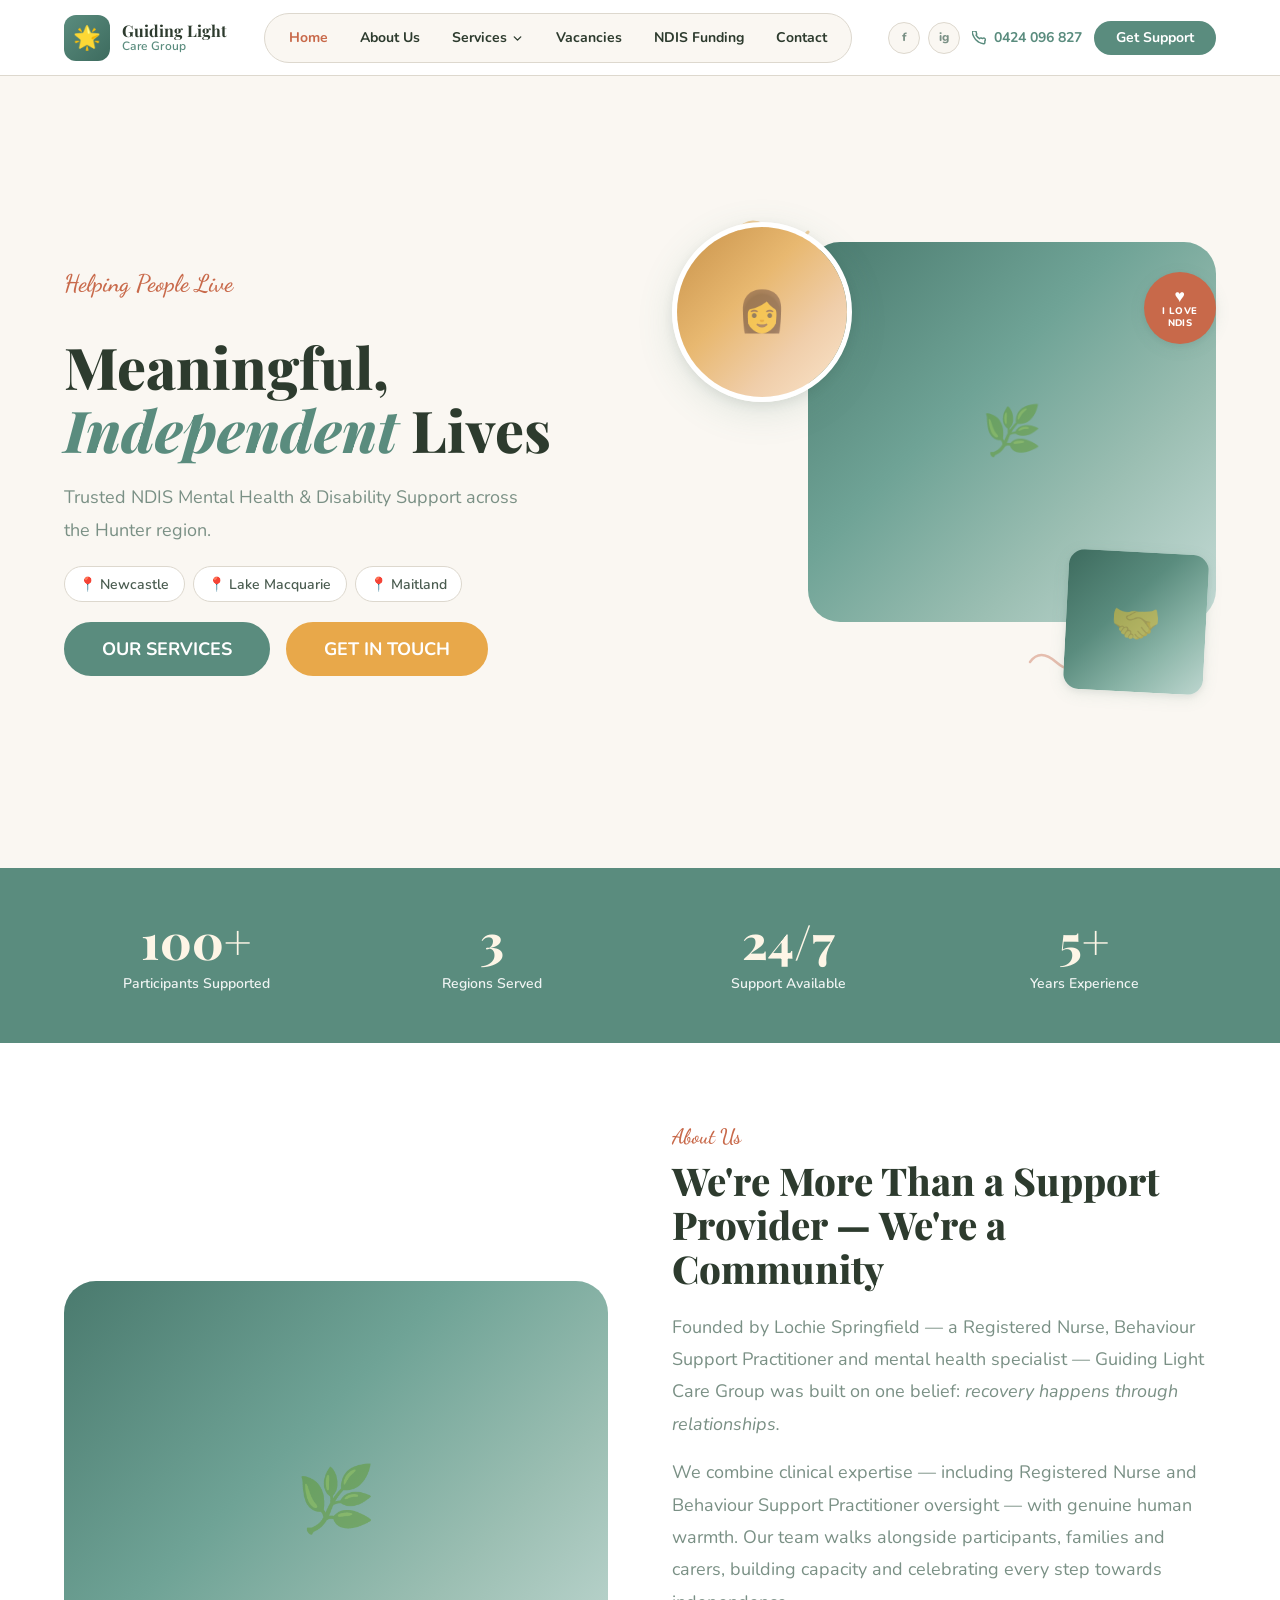
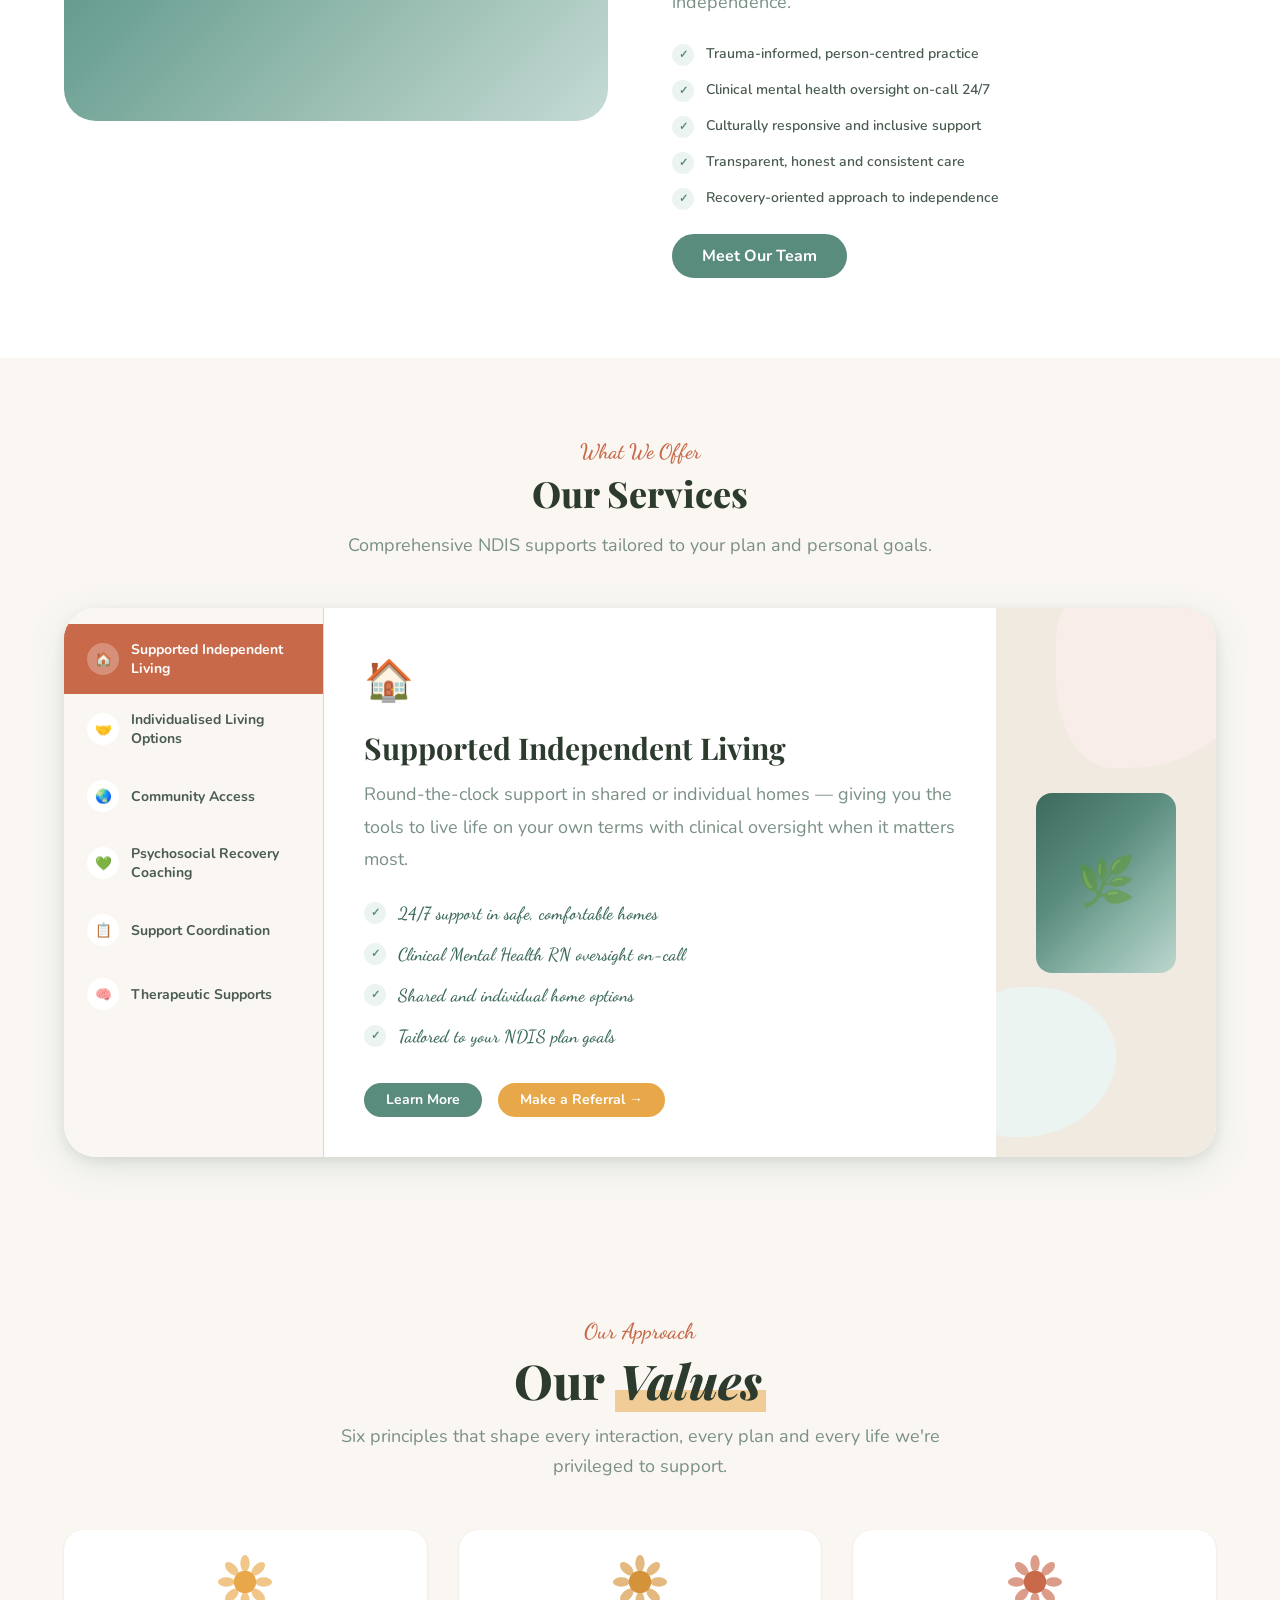
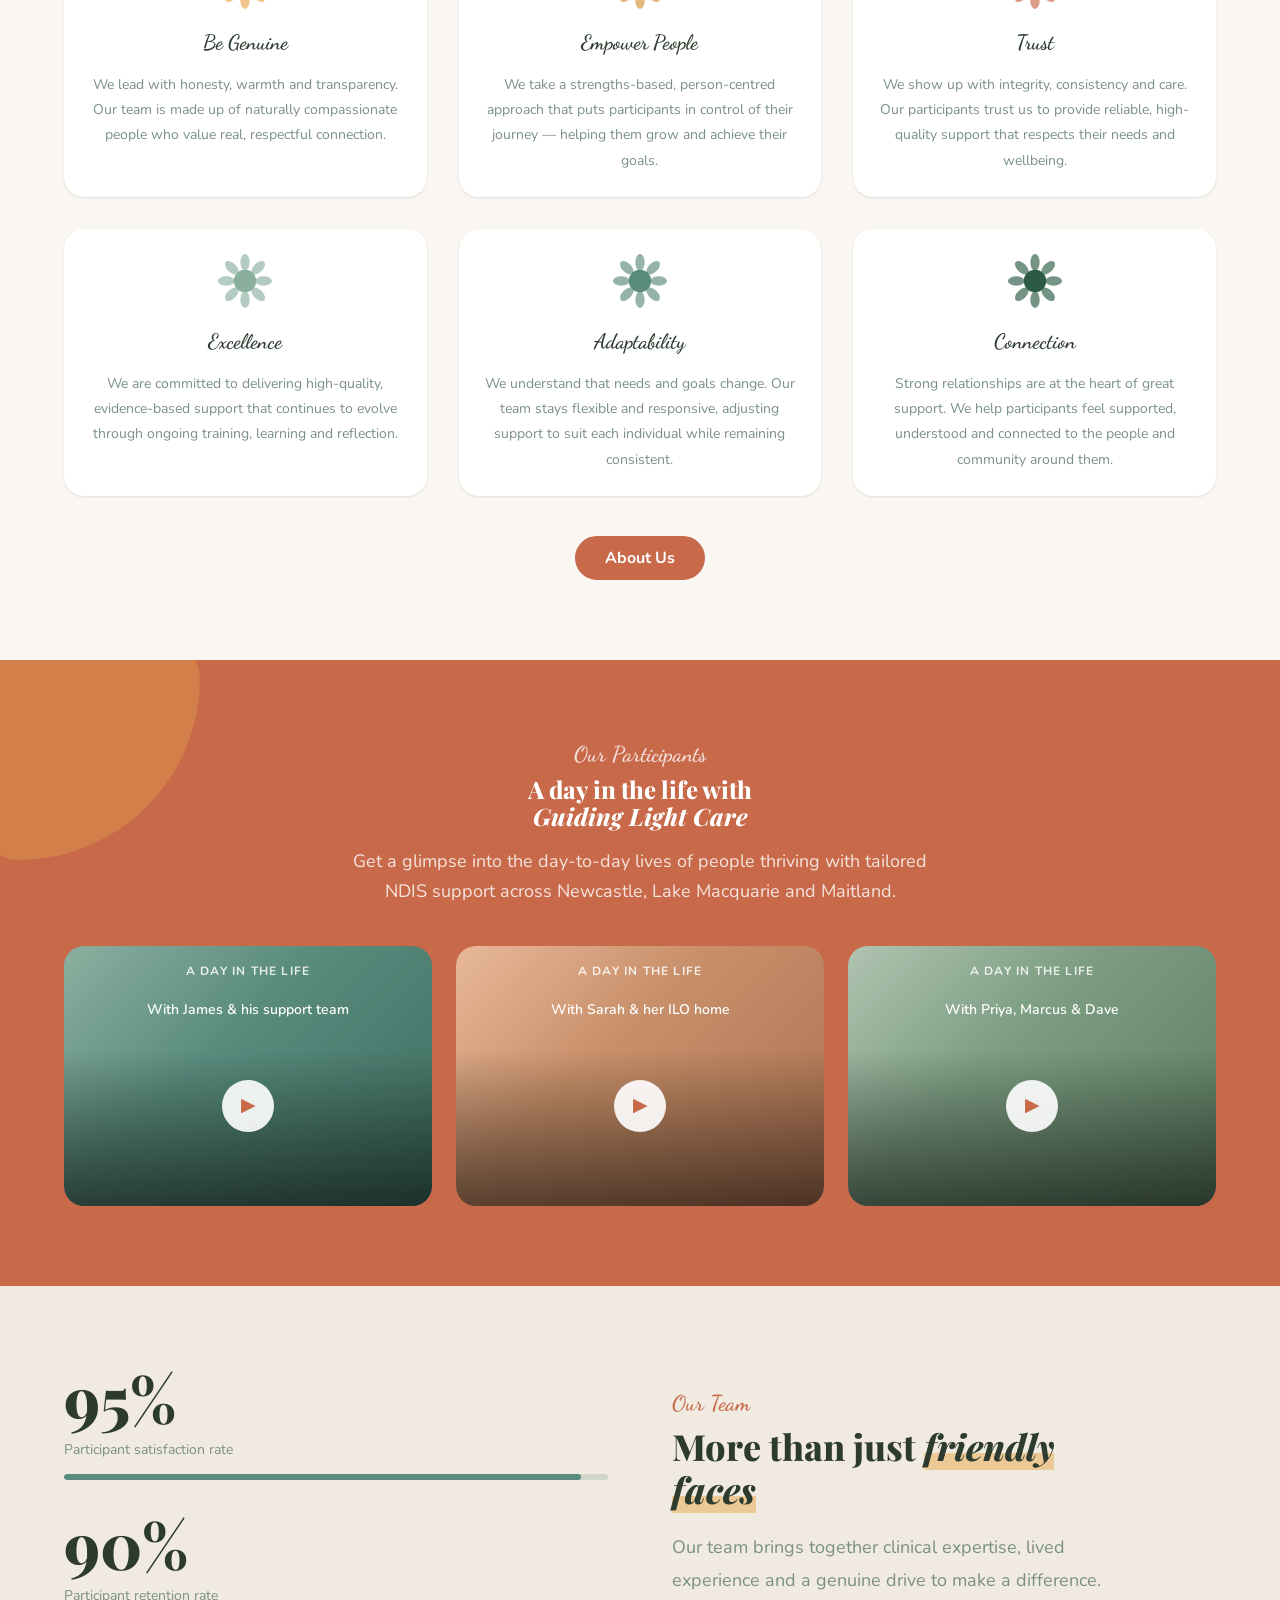
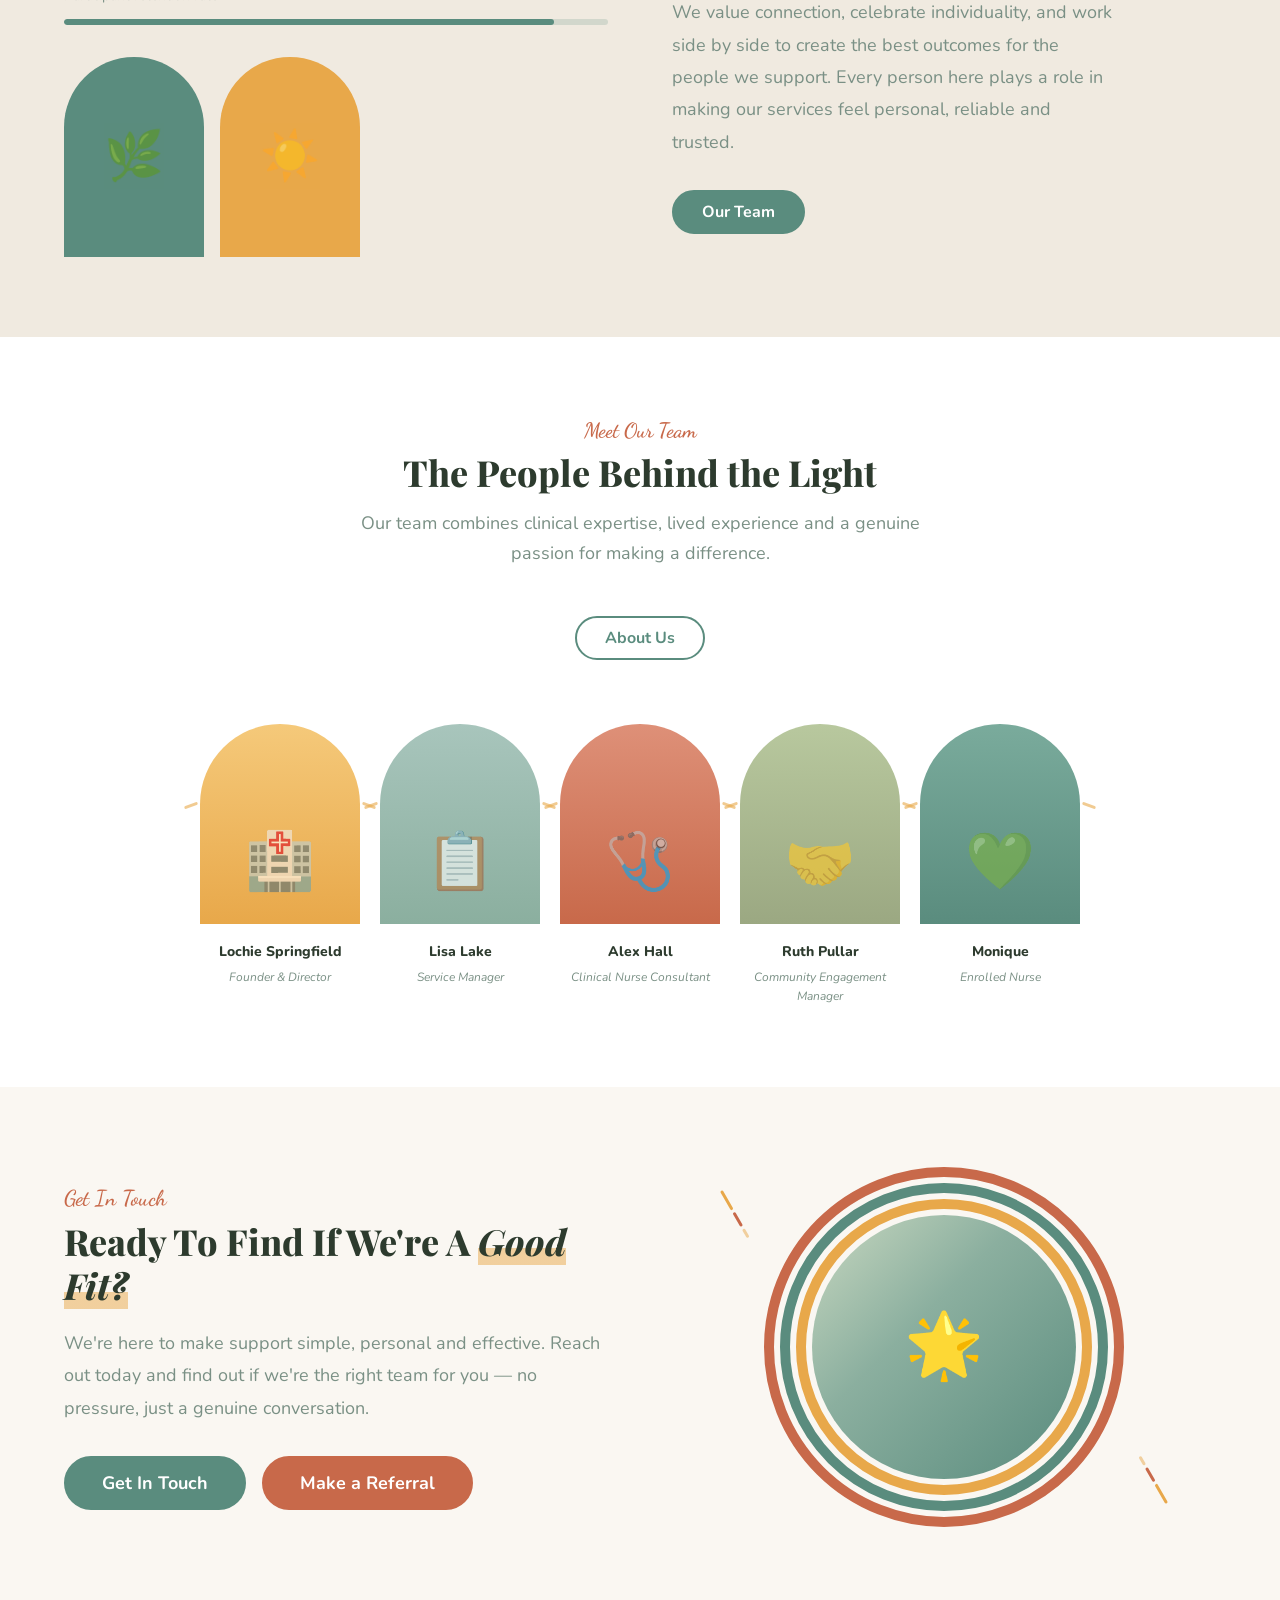
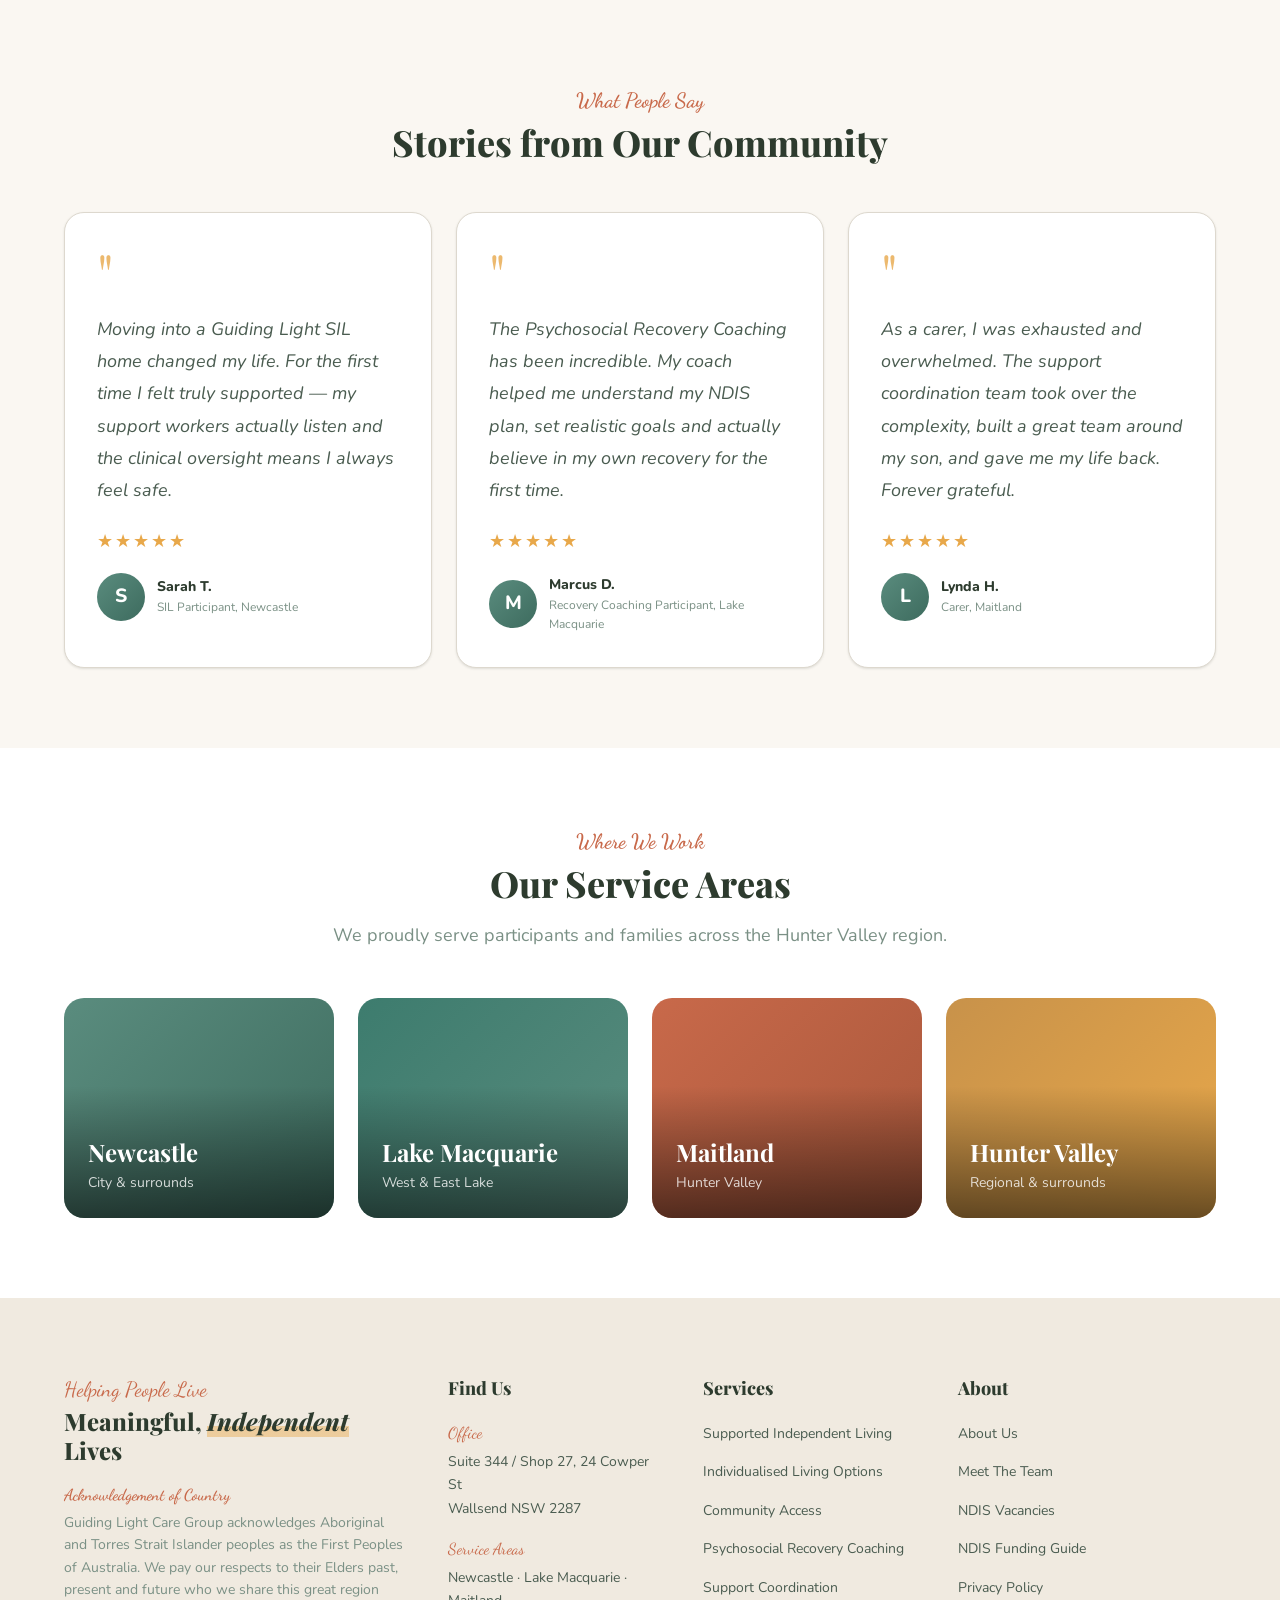
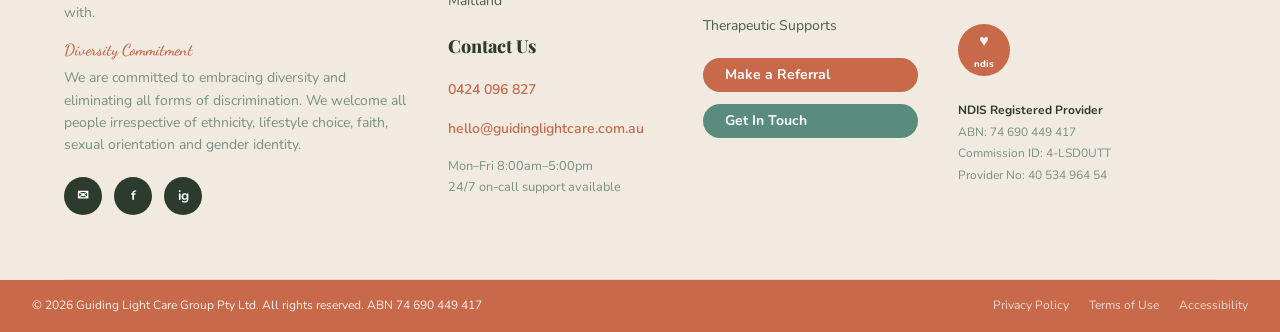
<file: index.html>
<!DOCTYPE html>
<html lang="en">
<head>
  <meta charset="UTF-8" />
  <meta name="viewport" content="width=device-width, initial-scale=1.0" />
  <title>Guiding Light Care Group | NDIS Provider Newcastle, Lake Macquarie &amp; Maitland</title>
  <meta name="description" content="Guiding Light Care Group is a Registered NDIS Provider specialising in psychosocial disability and complex support needs. Serving Newcastle, Lake Macquarie and Maitland, NSW." />
  <link rel="preconnect" href="https://fonts.googleapis.com" />
  <link rel="preconnect" href="https://fonts.gstatic.com" crossorigin />
  <link href="https://fonts.googleapis.com/css2?family=Playfair+Display:ital,wght@0,700;0,800;1,700&family=Dancing+Script:wght@600;700&family=Nunito:ital,wght@0,400;0,500;0,600;0,700;0,800;1,400&display=swap" rel="stylesheet" />
  <link rel="stylesheet" href="css/style.css" />
</head>
<body>

  <!-- ============================================================
       HEADER / NAVIGATION
       ============================================================ -->
  <header class="site-header" id="site-header">
    <nav class="nav-inner">

      <!-- Logo -->
      <a href="index.html" class="nav-logo" aria-label="Guiding Light Care Group Home">
        <div class="nav-logo-icon">🌟</div>
        <div class="nav-logo-text">
          <strong>Guiding Light</strong>
          <span>Care Group</span>
        </div>
      </a>

      <!-- Pill Nav -->
      <ul class="nav-menu" role="menubar">
        <li class="nav-item" role="none">
          <a href="index.html" class="nav-link active" role="menuitem">Home</a>
        </li>
        <li class="nav-item" role="none">
          <a href="about.html" class="nav-link" role="menuitem">About Us</a>
        </li>
        <li class="nav-item has-dropdown" role="none">
          <a href="#" class="nav-link" role="menuitem" aria-haspopup="true" aria-expanded="false">
            Services
            <svg xmlns="http://www.w3.org/2000/svg" viewBox="0 0 24 24" fill="none" stroke="currentColor" stroke-width="2.5" stroke-linecap="round" stroke-linejoin="round"><polyline points="6 9 12 15 18 9"></polyline></svg>
          </a>
          <ul class="dropdown-menu" role="menu">
            <li role="none"><a href="services/sil.html" class="dropdown-item" role="menuitem"><div class="dropdown-icon">🏠</div><div class="dropdown-text"><strong>Supported Independent Living</strong><span>SIL — shared &amp; individual homes</span></div></a></li>
            <li role="none"><a href="services/ilo.html" class="dropdown-item" role="menuitem"><div class="dropdown-icon">🤝</div><div class="dropdown-text"><strong>Individualised Living Options</strong><span>ILO — flexible living arrangements</span></div></a></li>
            <li role="none"><a href="services/community-access.html" class="dropdown-item" role="menuitem"><div class="dropdown-icon">🌏</div><div class="dropdown-text"><strong>Community Access</strong><span>Social, recreational &amp; skill-building</span></div></a></li>
            <li role="none"><a href="services/psychosocial-recovery.html" class="dropdown-item" role="menuitem"><div class="dropdown-icon">💚</div><div class="dropdown-text"><strong>Psychosocial Recovery Coaching</strong><span>Mental health recovery support</span></div></a></li>
            <li role="none"><a href="services/support-coordination.html" class="dropdown-item" role="menuitem"><div class="dropdown-icon">📋</div><div class="dropdown-text"><strong>Support Coordination</strong><span>Plan implementation &amp; coordination</span></div></a></li>
            <li role="none"><a href="services/therapeutic-supports.html" class="dropdown-item" role="menuitem"><div class="dropdown-icon">🧠</div><div class="dropdown-text"><strong>Therapeutic Supports</strong><span>Evidence-based therapy &amp; allied health</span></div></a></li>
          </ul>
        </li>
        <li class="nav-item" role="none">
          <a href="availability.html" class="nav-link" role="menuitem">Vacancies</a>
        </li>
        <li class="nav-item" role="none">
          <a href="ndis-funding.html" class="nav-link" role="menuitem">NDIS Funding</a>
        </li>
        <li class="nav-item" role="none">
          <a href="contact.html" class="nav-link" role="menuitem">Contact</a>
        </li>
      </ul>

      <!-- Right: social + phone + CTA -->
      <div class="nav-cta">
        <div class="nav-social">
          <a href="#" aria-label="Facebook">f</a>
          <a href="#" aria-label="Instagram">ig</a>
        </div>
        <a href="tel:0424096827" class="nav-phone">
          <svg xmlns="http://www.w3.org/2000/svg" width="14" height="14" viewBox="0 0 24 24" fill="none" stroke="currentColor" stroke-width="2.5" stroke-linecap="round" stroke-linejoin="round"><path d="M22 16.92v3a2 2 0 01-2.18 2 19.79 19.79 0 01-8.63-3.07A19.5 19.5 0 013.07 9.81 19.79 19.79 0 01.22 1.16 2 2 0 012.2 0h3a2 2 0 012 1.72c.127.96.361 1.903.7 2.81a2 2 0 01-.45 2.11L6.91 7.09a16 16 0 006 6l.55-.55a2 2 0 012.11-.45c.907.339 1.85.573 2.81.7A2 2 0 0122 16.92z"></path></svg>
          0424 096 827
        </a>
        <a href="contact.html" class="btn btn--primary btn--sm">Get Support</a>
      </div>

      <button class="nav-hamburger" aria-label="Toggle menu" aria-expanded="false">
        <span></span><span></span><span></span>
      </button>
    </nav>
  </header>

  <!-- ============================================================
       HERO — Light cream split layout
       ============================================================ -->
  <section class="hero hero--split" aria-label="Hero">
    <div class="container">
      <div class="hero__split-inner">

        <!-- Left: text content -->
        <div class="hero__left fade-in-up">
          <p class="hero__script">Helping People Live</p>
          <h1 class="hero__title">
            Meaningful,<br /><em>Independent</em> Lives
          </h1>
          <p class="hero__subtitle">
            Trusted NDIS Mental Health &amp; Disability Support across the Hunter region.
          </p>
          <div class="location-pills">
            <span class="location-pill">📍 Newcastle</span>
            <span class="location-pill">📍 Lake Macquarie</span>
            <span class="location-pill">📍 Maitland</span>
          </div>
          <div class="btn-group">
            <a href="#services" class="btn btn--primary btn--lg">OUR SERVICES</a>
            <a href="contact.html" class="btn btn--accent btn--lg">GET IN TOUCH</a>
          </div>
        </div>

        <!-- Right: photo collage -->
        <div class="hero__right fade-in-up delay-2">
          <!-- Decorative squiggle SVG -->
          <svg class="hero__squiggle" style="top:-20px;left:60px;opacity:0.5;" width="80" height="60" viewBox="0 0 80 60" fill="none" xmlns="http://www.w3.org/2000/svg">
            <path d="M4 30 Q 20 10 40 30 Q 60 50 76 30" stroke="#E8A84A" stroke-width="3" fill="none" stroke-linecap="round"/>
          </svg>
          <svg class="hero__squiggle" style="bottom:40px;right:130px;opacity:0.4;" width="60" height="40" viewBox="0 0 60 40" fill="none" xmlns="http://www.w3.org/2000/svg">
            <path d="M4 20 Q 14 6 30 20 Q 46 34 56 20" stroke="#C8694A" stroke-width="2.5" fill="none" stroke-linecap="round"/>
          </svg>

          <!-- Main rounded photo -->
          <div class="hero__photo-main">
            <div class="photo-warm">🌿</div>
          </div>

          <!-- Floating circular photo -->
          <div class="hero__photo-circle">
            <div class="photo-golden">👩</div>
          </div>

          <!-- Small tilted photo -->
          <div class="hero__photo-small">
            <div class="photo-community">🤝</div>
          </div>

          <!-- I ♥ NDIS badge -->
          <div class="hero__ndis-badge">
            <span class="heart">♥</span>
            <span>I LOVE</span>
            <span>NDIS</span>
          </div>
        </div>

      </div>
    </div>
  </section>

  <!-- ============================================================
       STATS STRIP
       ============================================================ -->
  <section class="stats-strip" aria-label="Key statistics">
    <div class="container">
      <div class="stats-grid">
        <div class="stat-item fade-in-up">
          <div class="stat-number">100+</div>
          <div class="stat-label">Participants Supported</div>
        </div>
        <div class="stat-item fade-in-up delay-1">
          <div class="stat-number">3</div>
          <div class="stat-label">Regions Served</div>
        </div>
        <div class="stat-item fade-in-up delay-2">
          <div class="stat-number">24/7</div>
          <div class="stat-label">Support Available</div>
        </div>
        <div class="stat-item fade-in-up delay-3">
          <div class="stat-number">5+</div>
          <div class="stat-label">Years Experience</div>
        </div>
      </div>
    </div>
  </section>

  <!-- ============================================================
       ABOUT PREVIEW — white section, split
       ============================================================ -->
  <section class="section" aria-labelledby="about-heading">
    <div class="container">
      <div class="split">
        <div class="split__image fade-in-up">
          <div class="split__image-placeholder photo-warm" style="min-height:440px; border-radius:1.25rem;">🌿</div>
        </div>
        <div class="split__content fade-in-up delay-2">
          <span class="section-label">About Us</span>
          <h2 id="about-heading" class="display-heading" style="font-size:clamp(1.8rem,3vw,2.4rem);margin-bottom:1.25rem;">We're More Than a Support Provider — We're a Community</h2>
          <p class="lead">Founded by Lochie Springfield — a Registered Nurse, Behaviour Support Practitioner and mental health specialist — Guiding Light Care Group was built on one belief: <em>recovery happens through relationships.</em></p>
          <p>We combine clinical expertise — including Registered Nurse and Behaviour Support Practitioner oversight — with genuine human warmth. Our team walks alongside participants, families and carers, building capacity and celebrating every step towards independence.</p>
          <ul class="value-list">
            <li class="value-item">Trauma-informed, person-centred practice</li>
            <li class="value-item">Clinical mental health oversight on-call 24/7</li>
            <li class="value-item">Culturally responsive and inclusive support</li>
            <li class="value-item">Transparent, honest and consistent care</li>
            <li class="value-item">Recovery-oriented approach to independence</li>
          </ul>
          <a href="about.html" class="btn btn--primary">Meet Our Team</a>
        </div>
      </div>
    </div>
  </section>

  <!-- ============================================================
       SERVICES — Tab Panel layout
       ============================================================ -->
  <section class="section section--alt" id="services" aria-labelledby="services-heading">
    <div class="container">
      <div class="section-header text-center">
        <span class="section-label">What We Offer</span>
        <h2 class="section-title display-heading" id="services-heading">Our Services</h2>
        <p class="section-subtitle">Comprehensive NDIS supports tailored to your plan and personal goals.</p>
      </div>

      <div class="services-tabs">
        <!-- Tab list (sidebar) -->
        <div class="tab-list" role="tablist" aria-label="Services">
          <button class="tab-btn active" role="tab" aria-selected="true" aria-controls="panel-sil" data-tab="sil">
            <span class="tab-icon">🏠</span>
            Supported Independent Living
          </button>
          <button class="tab-btn" role="tab" aria-selected="false" aria-controls="panel-ilo" data-tab="ilo">
            <span class="tab-icon">🤝</span>
            Individualised Living Options
          </button>
          <button class="tab-btn" role="tab" aria-selected="false" aria-controls="panel-community" data-tab="community">
            <span class="tab-icon">🌏</span>
            Community Access
          </button>
          <button class="tab-btn" role="tab" aria-selected="false" aria-controls="panel-psychosocial" data-tab="psychosocial">
            <span class="tab-icon">💚</span>
            Psychosocial Recovery Coaching
          </button>
          <button class="tab-btn" role="tab" aria-selected="false" aria-controls="panel-coordination" data-tab="coordination">
            <span class="tab-icon">📋</span>
            Support Coordination
          </button>
          <button class="tab-btn" role="tab" aria-selected="false" aria-controls="panel-therapeutic" data-tab="therapeutic">
            <span class="tab-icon">🧠</span>
            Therapeutic Supports
          </button>
        </div>

        <!-- Tab panels -->
        <div class="tab-panels">
          <!-- SIL -->
          <div class="tab-panel active" id="panel-sil" role="tabpanel">
            <div class="tab-panel__service-icon">🏠</div>
            <h3 class="tab-panel__heading">Supported Independent Living</h3>
            <p class="tab-panel__desc">Round-the-clock support in shared or individual homes — giving you the tools to live life on your own terms with clinical oversight when it matters most.</p>
            <ul class="tab-checklist">
              <li class="tab-check-item">24/7 support in safe, comfortable homes</li>
              <li class="tab-check-item">Clinical Mental Health RN oversight on-call</li>
              <li class="tab-check-item">Shared and individual home options</li>
              <li class="tab-check-item">Tailored to your NDIS plan goals</li>
            </ul>
            <div class="btn-group">
              <a href="services/sil.html" class="btn btn--primary btn--sm">Learn More</a>
              <a href="contact.html" class="btn btn--accent btn--sm">Make a Referral &rarr;</a>
            </div>
          </div>

          <!-- ILO -->
          <div class="tab-panel" id="panel-ilo" role="tabpanel">
            <div class="tab-panel__service-icon">🤝</div>
            <h3 class="tab-panel__heading">Individualised Living Options</h3>
            <p class="tab-panel__desc">Flexible, creative living arrangements designed around you — including host, co-residency and supported housemate models that build real independence.</p>
            <ul class="tab-checklist">
              <li class="tab-check-item">Host, co-residency &amp; housemate models</li>
              <li class="tab-check-item">Person-centred and flexible design</li>
              <li class="tab-check-item">Exploration and matching support</li>
              <li class="tab-check-item">Ongoing monitoring and review</li>
            </ul>
            <div class="btn-group">
              <a href="services/ilo.html" class="btn btn--primary btn--sm">Learn More</a>
              <a href="contact.html" class="btn btn--accent btn--sm">Make a Referral &rarr;</a>
            </div>
          </div>

          <!-- Community Access -->
          <div class="tab-panel" id="panel-community" role="tabpanel">
            <div class="tab-panel__service-icon">🌏</div>
            <h3 class="tab-panel__heading">Community Access</h3>
            <p class="tab-panel__desc">Supporting you to engage in social, recreational, educational and employment activities in your local community — building connections that last.</p>
            <ul class="tab-checklist">
              <li class="tab-check-item">Social &amp; recreational activities</li>
              <li class="tab-check-item">Employment &amp; education support</li>
              <li class="tab-check-item">Building community connections</li>
              <li class="tab-check-item">Goal-focused outings and programs</li>
            </ul>
            <div class="btn-group">
              <a href="services/community-access.html" class="btn btn--primary btn--sm">Learn More</a>
              <a href="contact.html" class="btn btn--accent btn--sm">Make a Referral &rarr;</a>
            </div>
          </div>

          <!-- Psychosocial -->
          <div class="tab-panel" id="panel-psychosocial" role="tabpanel">
            <div class="tab-panel__service-icon">💚</div>
            <h3 class="tab-panel__heading">Psychosocial Recovery Coaching</h3>
            <p class="tab-panel__desc">Specialist coaching for people with psychosocial disability — building recovery, resilience and deep connection to your NDIS plan and personal goals.</p>
            <ul class="tab-checklist">
              <li class="tab-check-item">Mental health recovery coaching</li>
              <li class="tab-check-item">NDIS plan navigation support</li>
              <li class="tab-check-item">Crisis planning &amp; resilience building</li>
              <li class="tab-check-item">Psychosocial specialist expertise</li>
            </ul>
            <div class="btn-group">
              <a href="services/psychosocial-recovery.html" class="btn btn--primary btn--sm">Learn More</a>
              <a href="contact.html" class="btn btn--accent btn--sm">Make a Referral &rarr;</a>
            </div>
          </div>

          <!-- Support Coordination -->
          <div class="tab-panel" id="panel-coordination" role="tabpanel">
            <div class="tab-panel__service-icon">📋</div>
            <h3 class="tab-panel__heading">Support Coordination</h3>
            <p class="tab-panel__desc">We help you understand and implement your NDIS plan — connecting you to the right services, managing service agreements and building your support network.</p>
            <ul class="tab-checklist">
              <li class="tab-check-item">NDIS plan implementation &amp; guidance</li>
              <li class="tab-check-item">Service provider connections</li>
              <li class="tab-check-item">Crisis support &amp; coordination</li>
              <li class="tab-check-item">Plan review preparation &amp; support</li>
            </ul>
            <div class="btn-group">
              <a href="services/support-coordination.html" class="btn btn--primary btn--sm">Learn More</a>
              <a href="contact.html" class="btn btn--accent btn--sm">Make a Referral &rarr;</a>
            </div>
          </div>

          <!-- Therapeutic -->
          <div class="tab-panel" id="panel-therapeutic" role="tabpanel">
            <div class="tab-panel__service-icon">🧠</div>
            <h3 class="tab-panel__heading">Therapeutic Supports</h3>
            <p class="tab-panel__desc">Evidence-based therapeutic interventions and allied health coordination, using trauma-informed and recovery-focused approaches for lasting wellbeing.</p>
            <ul class="tab-checklist">
              <li class="tab-check-item">Trauma-informed practice</li>
              <li class="tab-check-item">Allied health coordination</li>
              <li class="tab-check-item">Behaviour support &amp; PBS</li>
              <li class="tab-check-item">Evidence-based interventions</li>
            </ul>
            <div class="btn-group">
              <a href="services/therapeutic-supports.html" class="btn btn--primary btn--sm">Learn More</a>
              <a href="contact.html" class="btn btn--accent btn--sm">Make a Referral &rarr;</a>
            </div>
          </div>
        </div>

        <!-- Right: decorative image panel -->
        <div class="tab-image-panel">
          <div class="tab-blob tab-blob--1"></div>
          <div class="tab-blob tab-blob--2"></div>
          <div style="position:relative;z-index:1;width:100%;height:100%;display:flex;align-items:center;justify-content:center;">
            <div class="photo-community" style="border-radius:1rem;width:140px;height:180px;font-size:3rem;">🌿</div>
          </div>
        </div>
      </div>
    </div>
  </section>

  <!-- ============================================================
       OUR VALUES
       ============================================================ -->
  <section class="values-section section--alt" aria-labelledby="values-heading">
    <div class="container">
      <div class="values-heading-wrap">
        <span class="script-label">Our Approach</span>
        <h2 class="values-main-heading" id="values-heading">Our <span class="gold-highlight">Values</span></h2>
        <p class="section-subtitle" style="margin-top:var(--space-4)">Six principles that shape every interaction, every plan and every life we're privileged to support.</p>
      </div>
      <div class="values-grid">
        <div class="value-card fade-in-up">
          <div class="sunflower-icon">
            <svg viewBox="0 0 60 60" width="56" height="56"><circle cx="30" cy="30" r="12" fill="#E8A84A"/><ellipse cx="30" cy="10" rx="5" ry="9" fill="#E8A84A" opacity="0.65" transform="rotate(0 30 30)"/><ellipse cx="30" cy="10" rx="5" ry="9" fill="#E8A84A" opacity="0.65" transform="rotate(45 30 30)"/><ellipse cx="30" cy="10" rx="5" ry="9" fill="#E8A84A" opacity="0.65" transform="rotate(90 30 30)"/><ellipse cx="30" cy="10" rx="5" ry="9" fill="#E8A84A" opacity="0.65" transform="rotate(135 30 30)"/><ellipse cx="30" cy="10" rx="5" ry="9" fill="#E8A84A" opacity="0.65" transform="rotate(180 30 30)"/><ellipse cx="30" cy="10" rx="5" ry="9" fill="#E8A84A" opacity="0.65" transform="rotate(225 30 30)"/><ellipse cx="30" cy="10" rx="5" ry="9" fill="#E8A84A" opacity="0.65" transform="rotate(270 30 30)"/><ellipse cx="30" cy="10" rx="5" ry="9" fill="#E8A84A" opacity="0.65" transform="rotate(315 30 30)"/></svg>
          </div>
          <span class="value-name">Be Genuine</span>
          <p class="value-desc">We lead with honesty, warmth and transparency. Our team is made up of naturally compassionate people who value real, respectful connection.</p>
        </div>
        <div class="value-card fade-in-up delay-1">
          <div class="sunflower-icon">
            <svg viewBox="0 0 60 60" width="56" height="56"><circle cx="30" cy="30" r="12" fill="#D4933A"/><ellipse cx="30" cy="10" rx="5" ry="9" fill="#D4933A" opacity="0.65" transform="rotate(0 30 30)"/><ellipse cx="30" cy="10" rx="5" ry="9" fill="#D4933A" opacity="0.65" transform="rotate(45 30 30)"/><ellipse cx="30" cy="10" rx="5" ry="9" fill="#D4933A" opacity="0.65" transform="rotate(90 30 30)"/><ellipse cx="30" cy="10" rx="5" ry="9" fill="#D4933A" opacity="0.65" transform="rotate(135 30 30)"/><ellipse cx="30" cy="10" rx="5" ry="9" fill="#D4933A" opacity="0.65" transform="rotate(180 30 30)"/><ellipse cx="30" cy="10" rx="5" ry="9" fill="#D4933A" opacity="0.65" transform="rotate(225 30 30)"/><ellipse cx="30" cy="10" rx="5" ry="9" fill="#D4933A" opacity="0.65" transform="rotate(270 30 30)"/><ellipse cx="30" cy="10" rx="5" ry="9" fill="#D4933A" opacity="0.65" transform="rotate(315 30 30)"/></svg>
          </div>
          <span class="value-name">Empower People</span>
          <p class="value-desc">We take a strengths-based, person-centred approach that puts participants in control of their journey — helping them grow and achieve their goals.</p>
        </div>
        <div class="value-card fade-in-up delay-2">
          <div class="sunflower-icon">
            <svg viewBox="0 0 60 60" width="56" height="56"><circle cx="30" cy="30" r="12" fill="#C8694A"/><ellipse cx="30" cy="10" rx="5" ry="9" fill="#C8694A" opacity="0.65" transform="rotate(0 30 30)"/><ellipse cx="30" cy="10" rx="5" ry="9" fill="#C8694A" opacity="0.65" transform="rotate(45 30 30)"/><ellipse cx="30" cy="10" rx="5" ry="9" fill="#C8694A" opacity="0.65" transform="rotate(90 30 30)"/><ellipse cx="30" cy="10" rx="5" ry="9" fill="#C8694A" opacity="0.65" transform="rotate(135 30 30)"/><ellipse cx="30" cy="10" rx="5" ry="9" fill="#C8694A" opacity="0.65" transform="rotate(180 30 30)"/><ellipse cx="30" cy="10" rx="5" ry="9" fill="#C8694A" opacity="0.65" transform="rotate(225 30 30)"/><ellipse cx="30" cy="10" rx="5" ry="9" fill="#C8694A" opacity="0.65" transform="rotate(270 30 30)"/><ellipse cx="30" cy="10" rx="5" ry="9" fill="#C8694A" opacity="0.65" transform="rotate(315 30 30)"/></svg>
          </div>
          <span class="value-name">Trust</span>
          <p class="value-desc">We show up with integrity, consistency and care. Our participants trust us to provide reliable, high-quality support that respects their needs and wellbeing.</p>
        </div>
        <div class="value-card fade-in-up delay-3">
          <div class="sunflower-icon">
            <svg viewBox="0 0 60 60" width="56" height="56"><circle cx="30" cy="30" r="12" fill="#8BAF9F"/><ellipse cx="30" cy="10" rx="5" ry="9" fill="#8BAF9F" opacity="0.65" transform="rotate(0 30 30)"/><ellipse cx="30" cy="10" rx="5" ry="9" fill="#8BAF9F" opacity="0.65" transform="rotate(45 30 30)"/><ellipse cx="30" cy="10" rx="5" ry="9" fill="#8BAF9F" opacity="0.65" transform="rotate(90 30 30)"/><ellipse cx="30" cy="10" rx="5" ry="9" fill="#8BAF9F" opacity="0.65" transform="rotate(135 30 30)"/><ellipse cx="30" cy="10" rx="5" ry="9" fill="#8BAF9F" opacity="0.65" transform="rotate(180 30 30)"/><ellipse cx="30" cy="10" rx="5" ry="9" fill="#8BAF9F" opacity="0.65" transform="rotate(225 30 30)"/><ellipse cx="30" cy="10" rx="5" ry="9" fill="#8BAF9F" opacity="0.65" transform="rotate(270 30 30)"/><ellipse cx="30" cy="10" rx="5" ry="9" fill="#8BAF9F" opacity="0.65" transform="rotate(315 30 30)"/></svg>
          </div>
          <span class="value-name">Excellence</span>
          <p class="value-desc">We are committed to delivering high-quality, evidence-based support that continues to evolve through ongoing training, learning and reflection.</p>
        </div>
        <div class="value-card fade-in-up delay-4">
          <div class="sunflower-icon">
            <svg viewBox="0 0 60 60" width="56" height="56"><circle cx="30" cy="30" r="12" fill="#5A8C7E"/><ellipse cx="30" cy="10" rx="5" ry="9" fill="#5A8C7E" opacity="0.65" transform="rotate(0 30 30)"/><ellipse cx="30" cy="10" rx="5" ry="9" fill="#5A8C7E" opacity="0.65" transform="rotate(45 30 30)"/><ellipse cx="30" cy="10" rx="5" ry="9" fill="#5A8C7E" opacity="0.65" transform="rotate(90 30 30)"/><ellipse cx="30" cy="10" rx="5" ry="9" fill="#5A8C7E" opacity="0.65" transform="rotate(135 30 30)"/><ellipse cx="30" cy="10" rx="5" ry="9" fill="#5A8C7E" opacity="0.65" transform="rotate(180 30 30)"/><ellipse cx="30" cy="10" rx="5" ry="9" fill="#5A8C7E" opacity="0.65" transform="rotate(225 30 30)"/><ellipse cx="30" cy="10" rx="5" ry="9" fill="#5A8C7E" opacity="0.65" transform="rotate(270 30 30)"/><ellipse cx="30" cy="10" rx="5" ry="9" fill="#5A8C7E" opacity="0.65" transform="rotate(315 30 30)"/></svg>
          </div>
          <span class="value-name">Adaptability</span>
          <p class="value-desc">We understand that needs and goals change. Our team stays flexible and responsive, adjusting support to suit each individual while remaining consistent.</p>
        </div>
        <div class="value-card fade-in-up delay-5">
          <div class="sunflower-icon">
            <svg viewBox="0 0 60 60" width="56" height="56"><circle cx="30" cy="30" r="12" fill="#2D5A44"/><ellipse cx="30" cy="10" rx="5" ry="9" fill="#2D5A44" opacity="0.65" transform="rotate(0 30 30)"/><ellipse cx="30" cy="10" rx="5" ry="9" fill="#2D5A44" opacity="0.65" transform="rotate(45 30 30)"/><ellipse cx="30" cy="10" rx="5" ry="9" fill="#2D5A44" opacity="0.65" transform="rotate(90 30 30)"/><ellipse cx="30" cy="10" rx="5" ry="9" fill="#2D5A44" opacity="0.65" transform="rotate(135 30 30)"/><ellipse cx="30" cy="10" rx="5" ry="9" fill="#2D5A44" opacity="0.65" transform="rotate(180 30 30)"/><ellipse cx="30" cy="10" rx="5" ry="9" fill="#2D5A44" opacity="0.65" transform="rotate(225 30 30)"/><ellipse cx="30" cy="10" rx="5" ry="9" fill="#2D5A44" opacity="0.65" transform="rotate(270 30 30)"/><ellipse cx="30" cy="10" rx="5" ry="9" fill="#2D5A44" opacity="0.65" transform="rotate(315 30 30)"/></svg>
          </div>
          <span class="value-name">Connection</span>
          <p class="value-desc">Strong relationships are at the heart of great support. We help participants feel supported, understood and connected to the people and community around them.</p>
        </div>
      </div>
      <div class="text-center" style="margin-top:var(--space-10)">
        <a href="about.html" class="btn btn--terra">About Us</a>
      </div>
    </div>
  </section>

  <!-- ============================================================
       PARTICIPANT STORIES — Terracotta full-bleed
       ============================================================ -->
  <section class="stories-section" aria-labelledby="stories-heading">
    <div class="stories-blob"></div>
    <div class="container" style="position:relative;z-index:1;text-align:center;">
      <span class="script-label">Our Participants</span>
      <h2 class="display-heading" id="stories-heading" style="color:#fff;margin-bottom:var(--space-4)">A day in the life with<br /><em>Guiding Light Care</em></h2>
      <p class="section-subtitle" style="color:rgba(255,255,255,0.82);margin-bottom:0">Get a glimpse into the day-to-day lives of people thriving with tailored NDIS support across Newcastle, Lake Macquarie and Maitland.</p>
      <div class="stories-grid">
        <div class="story-card fade-in-up">
          <div class="story-card__photo"></div>
          <div class="story-card__overlay">
            <div>
              <p class="story-card__label">A Day in the Life</p>
              <p class="story-card__name">With James &amp; his support team</p>
            </div>
            <div class="story-card__play">▶</div>
          </div>
        </div>
        <div class="story-card fade-in-up delay-2">
          <div class="story-card__photo"></div>
          <div class="story-card__overlay">
            <div>
              <p class="story-card__label">A Day in the Life</p>
              <p class="story-card__name">With Sarah &amp; her ILO home</p>
            </div>
            <div class="story-card__play">▶</div>
          </div>
        </div>
        <div class="story-card fade-in-up delay-4">
          <div class="story-card__photo"></div>
          <div class="story-card__overlay">
            <div>
              <p class="story-card__label">A Day in the Life</p>
              <p class="story-card__name">With Priya, Marcus &amp; Dave</p>
            </div>
            <div class="story-card__play">▶</div>
          </div>
        </div>
      </div>
    </div>
  </section>

  <!-- ============================================================
       STATS + TEAM PREVIEW
       ============================================================ -->
  <section class="stats-team-section" aria-labelledby="stats-team-heading">
    <div class="container">
      <div class="stats-team-grid">
        <div class="stats-left fade-in-up">
          <div class="stat-big-item">
            <div class="stat-big-number">95%</div>
            <div class="stat-big-label">Participant satisfaction rate</div>
            <div class="stat-bar-track"><div class="stat-bar-fill" style="width:95%"></div></div>
          </div>
          <div class="stat-big-item">
            <div class="stat-big-number">90%</div>
            <div class="stat-big-label">Participant retention rate</div>
            <div class="stat-bar-track"><div class="stat-bar-fill" style="width:90%"></div></div>
          </div>
          <div class="arch-photos-pair">
            <div class="arch-photo-sm arch-photo-sm--sage" style="position:relative">
              <div class="arch-photo-sm__inner">🌿</div>
              <div class="arch-dashes"><span></span><span></span><span></span></div>
            </div>
            <div class="arch-photo-sm arch-photo-sm--gold">
              <div class="arch-photo-sm__inner">☀️</div>
            </div>
          </div>
        </div>
        <div class="stats-right fade-in-up delay-2">
          <div class="stats-team-right-content">
            <span class="script-label">Our Team</span>
            <h2 id="stats-team-heading">More than just <em>friendly faces</em></h2>
            <p>Our team brings together clinical expertise, lived experience and a genuine drive to make a difference. We value connection, celebrate individuality, and work side by side to create the best outcomes for the people we support. Every person here plays a role in making our services feel personal, reliable and trusted.</p>
            <a href="about.html" class="btn btn--primary">Our Team</a>
          </div>
        </div>
      </div>
    </div>
  </section>

  <!-- ============================================================
       TEAM ARCHES
       ============================================================ -->
  <section class="section" aria-labelledby="team-heading">
    <div class="container text-center">
      <span class="section-label">Meet Our Team</span>
      <h2 class="section-title display-heading" id="team-heading">The People Behind the Light</h2>
      <p class="section-subtitle">Our team combines clinical expertise, lived experience and a genuine passion for making a difference.</p>
      <a href="about.html" class="btn btn--outline" style="margin-bottom:var(--space-6);">About Us</a>

      <div class="team-arches">
        <div class="team-arch arch--gold fade-in-up">
          <div class="arch__frame">
            <div class="arch__photo">🏥</div>
          </div>
          <div class="arch__info">
            <div class="arch__name">Lochie Springfield</div>
            <div class="arch__role">Founder &amp; Director</div>
          </div>
        </div>
        <div class="team-arch arch--sage fade-in-up delay-1">
          <div class="arch__frame">
            <div class="arch__photo">📋</div>
          </div>
          <div class="arch__info">
            <div class="arch__name">Lisa Lake</div>
            <div class="arch__role">Service Manager</div>
          </div>
        </div>
        <div class="team-arch arch--terra fade-in-up delay-2">
          <div class="arch__frame">
            <div class="arch__photo">🩺</div>
          </div>
          <div class="arch__info">
            <div class="arch__name">Alex Hall</div>
            <div class="arch__role">Clinical Nurse Consultant</div>
          </div>
        </div>
        <div class="team-arch arch--olive fade-in-up delay-3">
          <div class="arch__frame">
            <div class="arch__photo">🤝</div>
          </div>
          <div class="arch__info">
            <div class="arch__name">Ruth Pullar</div>
            <div class="arch__role">Community Engagement Manager</div>
          </div>
        </div>
        <div class="team-arch arch--teal fade-in-up delay-4">
          <div class="arch__frame">
            <div class="arch__photo">💚</div>
          </div>
          <div class="arch__info">
            <div class="arch__name">Monique</div>
            <div class="arch__role">Enrolled Nurse</div>
          </div>
        </div>
      </div>
    </div>
  </section>

  <!-- ============================================================
       GET IN TOUCH — Split with multi-ring arch photo
       ============================================================ -->
  <section class="contact-split-section" aria-labelledby="contact-split-heading">
    <div class="container">
      <div class="contact-split-grid">
        <div class="contact-split-content fade-in-up">
          <span class="script-label">Get In Touch</span>
          <h2 id="contact-split-heading">Ready To Find If We're A <em>Good Fit?</em></h2>
          <p>We're here to make support simple, personal and effective. Reach out today and find out if we're the right team for you — no pressure, just a genuine conversation.</p>
          <div class="btn-group">
            <a href="contact.html" class="btn btn--primary btn--lg">Get In Touch</a>
            <a href="contact.html" class="btn btn--terra btn--lg">Make a Referral</a>
          </div>
        </div>
        <div class="contact-split-photo fade-in-up delay-2">
          <div class="multi-ring-frame">
            <div class="multi-ring-frame__outer"></div>
            <div class="multi-ring-frame__mid"></div>
            <div class="multi-ring-frame__inner"></div>
            <div class="multi-ring-frame__photo">🌟</div>
            <div class="ring-dashes ring-dashes--tl"><span></span><span></span><span></span></div>
            <div class="ring-dashes ring-dashes--br"><span></span><span></span><span></span></div>
          </div>
        </div>
      </div>
    </div>
  </section>

  <!-- ============================================================
       TESTIMONIALS
       ============================================================ -->
  <section class="section section--alt" aria-labelledby="testimonials-heading">
    <div class="container">
      <div class="section-header text-center">
        <span class="section-label">What People Say</span>
        <h2 class="section-title display-heading" id="testimonials-heading">Stories from Our Community</h2>
      </div>
      <div class="grid-3">
        <div class="testimonial-card fade-in-up">
          <div class="testimonial-card__quote">"</div>
          <p class="testimonial-card__text">Moving into a Guiding Light SIL home changed my life. For the first time I felt truly supported — my support workers actually listen and the clinical oversight means I always feel safe.</p>
          <div class="testimonial-card__stars">★★★★★</div>
          <div class="testimonial-card__author">
            <div class="testimonial-card__avatar">S</div>
            <div>
              <div class="testimonial-card__name">Sarah T.</div>
              <div class="testimonial-card__relation">SIL Participant, Newcastle</div>
            </div>
          </div>
        </div>
        <div class="testimonial-card fade-in-up delay-2">
          <div class="testimonial-card__quote">"</div>
          <p class="testimonial-card__text">The Psychosocial Recovery Coaching has been incredible. My coach helped me understand my NDIS plan, set realistic goals and actually believe in my own recovery for the first time.</p>
          <div class="testimonial-card__stars">★★★★★</div>
          <div class="testimonial-card__author">
            <div class="testimonial-card__avatar">M</div>
            <div>
              <div class="testimonial-card__name">Marcus D.</div>
              <div class="testimonial-card__relation">Recovery Coaching Participant, Lake Macquarie</div>
            </div>
          </div>
        </div>
        <div class="testimonial-card fade-in-up delay-4">
          <div class="testimonial-card__quote">"</div>
          <p class="testimonial-card__text">As a carer, I was exhausted and overwhelmed. The support coordination team took over the complexity, built a great team around my son, and gave me my life back. Forever grateful.</p>
          <div class="testimonial-card__stars">★★★★★</div>
          <div class="testimonial-card__author">
            <div class="testimonial-card__avatar">L</div>
            <div>
              <div class="testimonial-card__name">Lynda H.</div>
              <div class="testimonial-card__relation">Carer, Maitland</div>
            </div>
          </div>
        </div>
      </div>
    </div>
  </section>

  <!-- ============================================================
       SERVICE AREAS
       ============================================================ -->
  <section class="section" aria-labelledby="areas-heading">
    <div class="container">
      <div class="section-header text-center">
        <span class="section-label">Where We Work</span>
        <h2 class="section-title display-heading" id="areas-heading">Our Service Areas</h2>
        <p class="section-subtitle">We proudly serve participants and families across the Hunter Valley region.</p>
      </div>
      <div class="grid-4">
        <div class="area-card fade-in-up" style="min-height:220px;">
          <div class="area-card__bg"></div>
          <div class="area-card__overlay"></div>
          <div class="area-card__content">
            <h3 class="area-card__title">Newcastle</h3>
            <p class="area-card__sub">City &amp; surrounds</p>
          </div>
        </div>
        <div class="area-card fade-in-up delay-1" style="min-height:220px;">
          <div class="area-card__bg"></div>
          <div class="area-card__overlay"></div>
          <div class="area-card__content">
            <h3 class="area-card__title">Lake Macquarie</h3>
            <p class="area-card__sub">West &amp; East Lake</p>
          </div>
        </div>
        <div class="area-card fade-in-up delay-2" style="min-height:220px;">
          <div class="area-card__bg"></div>
          <div class="area-card__overlay"></div>
          <div class="area-card__content">
            <h3 class="area-card__title">Maitland</h3>
            <p class="area-card__sub">Hunter Valley</p>
          </div>
        </div>
        <div class="area-card fade-in-up delay-3" style="min-height:220px;">
          <div class="area-card__bg"></div>
          <div class="area-card__overlay"></div>
          <div class="area-card__content">
            <h3 class="area-card__title">Hunter Valley</h3>
            <p class="area-card__sub">Regional &amp; surrounds</p>
          </div>
        </div>
      </div>
    </div>
  </section>

  <!-- ============================================================
       FOOTER — Light Cream
       ============================================================ -->
  <footer class="site-footer" aria-label="Site footer">
    <div class="container">
      <div class="footer-grid">

        <!-- Col 1: Brand + Acknowledgement -->
        <div class="footer-brand">
          <p class="footer-script-tagline">Helping People Live</p>
          <p class="footer-display-tagline">Meaningful, <em>Independent</em> Lives</p>
          <div class="footer-acknowledgement">
            <h5>Acknowledgement of Country</h5>
            <p>Guiding Light Care Group acknowledges Aboriginal and Torres Strait Islander peoples as the First Peoples of Australia. We pay our respects to their Elders past, present and future who we share this great region with.</p>
            <h5>Diversity Commitment</h5>
            <p>We are committed to embracing diversity and eliminating all forms of discrimination. We welcome all people irrespective of ethnicity, lifestyle choice, faith, sexual orientation and gender identity.</p>
          </div>
          <div class="footer-social">
            <a href="mailto:hello@guidinglightcare.com.au" aria-label="Email">✉</a>
            <a href="#" aria-label="Facebook">f</a>
            <a href="#" aria-label="Instagram">ig</a>
          </div>
        </div>

        <!-- Col 2: Find Us + Contact -->
        <div class="footer-col">
          <h4>Find Us</h4>
          <div class="footer-contact-item">
            <div>
              <span class="footer-col-label">Office</span>
              <span>Suite 344 / Shop 27, 24 Cowper St<br />Wallsend NSW 2287</span>
            </div>
          </div>
          <div class="footer-contact-item">
            <div>
              <span class="footer-col-label">Service Areas</span>
              <span>Newcastle · Lake Macquarie · Maitland</span>
            </div>
          </div>
          <h4 style="margin-top:var(--space-6)">Contact Us</h4>
          <div class="footer-contact-item">
            <a href="tel:0424096827">0424 096 827</a>
          </div>
          <div class="footer-contact-item">
            <a href="mailto:hello@guidinglightcare.com.au">hello@guidinglightcare.com.au</a>
          </div>
          <p style="font-size:0.8rem;color:var(--text-light);margin-top:var(--space-3)">Mon–Fri 8:00am–5:00pm<br />24/7 on-call support available</p>
        </div>

        <!-- Col 3: Services -->
        <div class="footer-col">
          <h4>Services</h4>
          <ul class="footer-links">
            <li><a href="services/sil.html">Supported Independent Living</a></li>
            <li><a href="services/ilo.html">Individualised Living Options</a></li>
            <li><a href="services/community-access.html">Community Access</a></li>
            <li><a href="services/psychosocial-recovery.html">Psychosocial Recovery Coaching</a></li>
            <li><a href="services/support-coordination.html">Support Coordination</a></li>
            <li><a href="services/therapeutic-supports.html">Therapeutic Supports</a></li>
          </ul>
          <div class="footer-cta-btns">
            <a href="contact.html" class="btn btn--terra btn--sm">Make a Referral</a>
            <a href="contact.html" class="btn btn--primary btn--sm">Get In Touch</a>
          </div>
        </div>

        <!-- Col 4: About + Compliance -->
        <div class="footer-col">
          <h4>About</h4>
          <ul class="footer-links">
            <li><a href="about.html">About Us</a></li>
            <li><a href="about.html">Meet The Team</a></li>
            <li><a href="availability.html">NDIS Vacancies</a></li>
            <li><a href="ndis-funding.html">NDIS Funding Guide</a></li>
            <li><a href="#">Privacy Policy</a></li>
          </ul>
          <div class="footer-ndis-badge" style="margin-top:var(--space-6)">
            <span style="font-size:1rem">♥</span>
            <span style="font-size:0.6rem;font-weight:800;line-height:1">ndis</span>
          </div>
          <div class="footer-compliance">
            <strong>NDIS Registered Provider</strong><br />
            ABN: 74 690 449 417<br />
            Commission ID: 4-LSD0UTT<br />
            Provider No: 40 534 964 54
          </div>
        </div>

      </div>
    </div>

    <div class="footer-bottom">
      <span>© 2026 Guiding Light Care Group Pty Ltd. All rights reserved. ABN 74 690 449 417</span>
      <div class="footer-bottom-links">
        <a href="#">Privacy Policy</a>
        <a href="#">Terms of Use</a>
        <a href="#">Accessibility</a>
      </div>
    </div>
  </footer>

  <script src="js/main.js"></script>
</body>
</html>
</file>
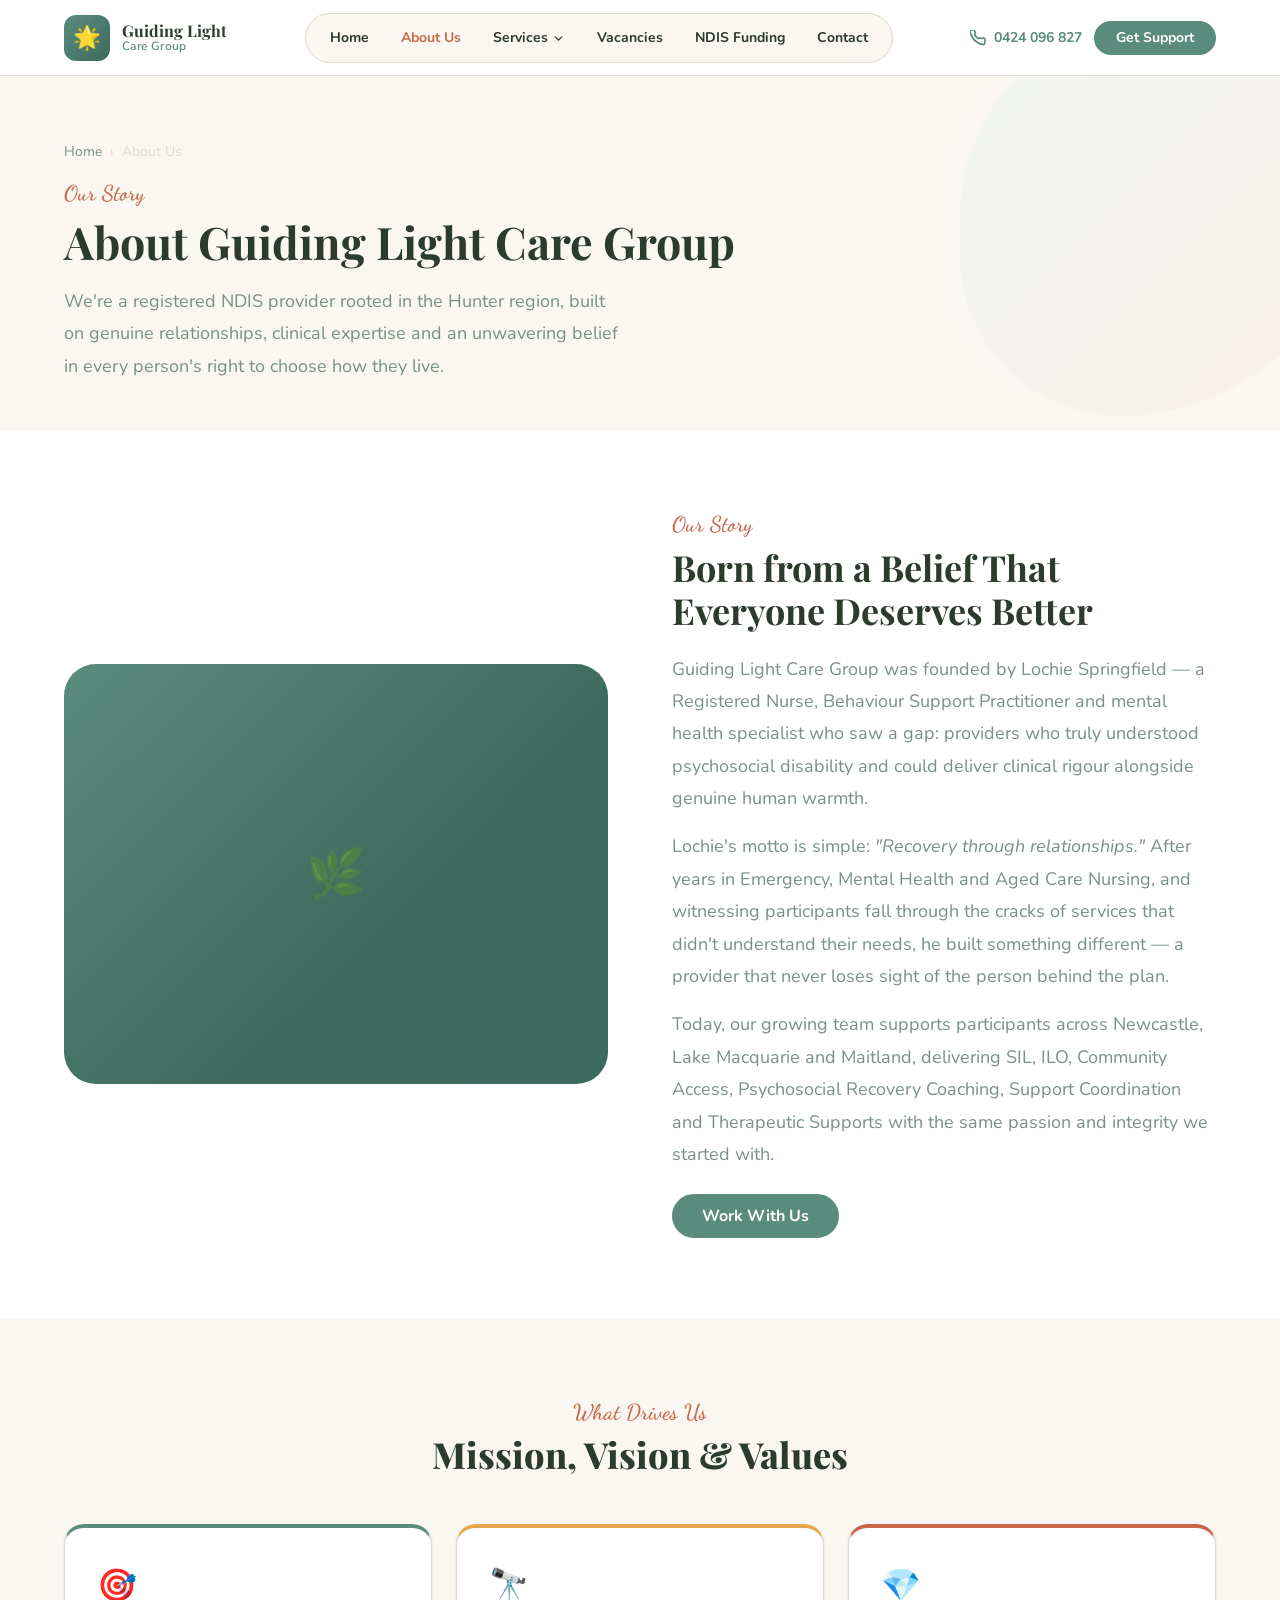
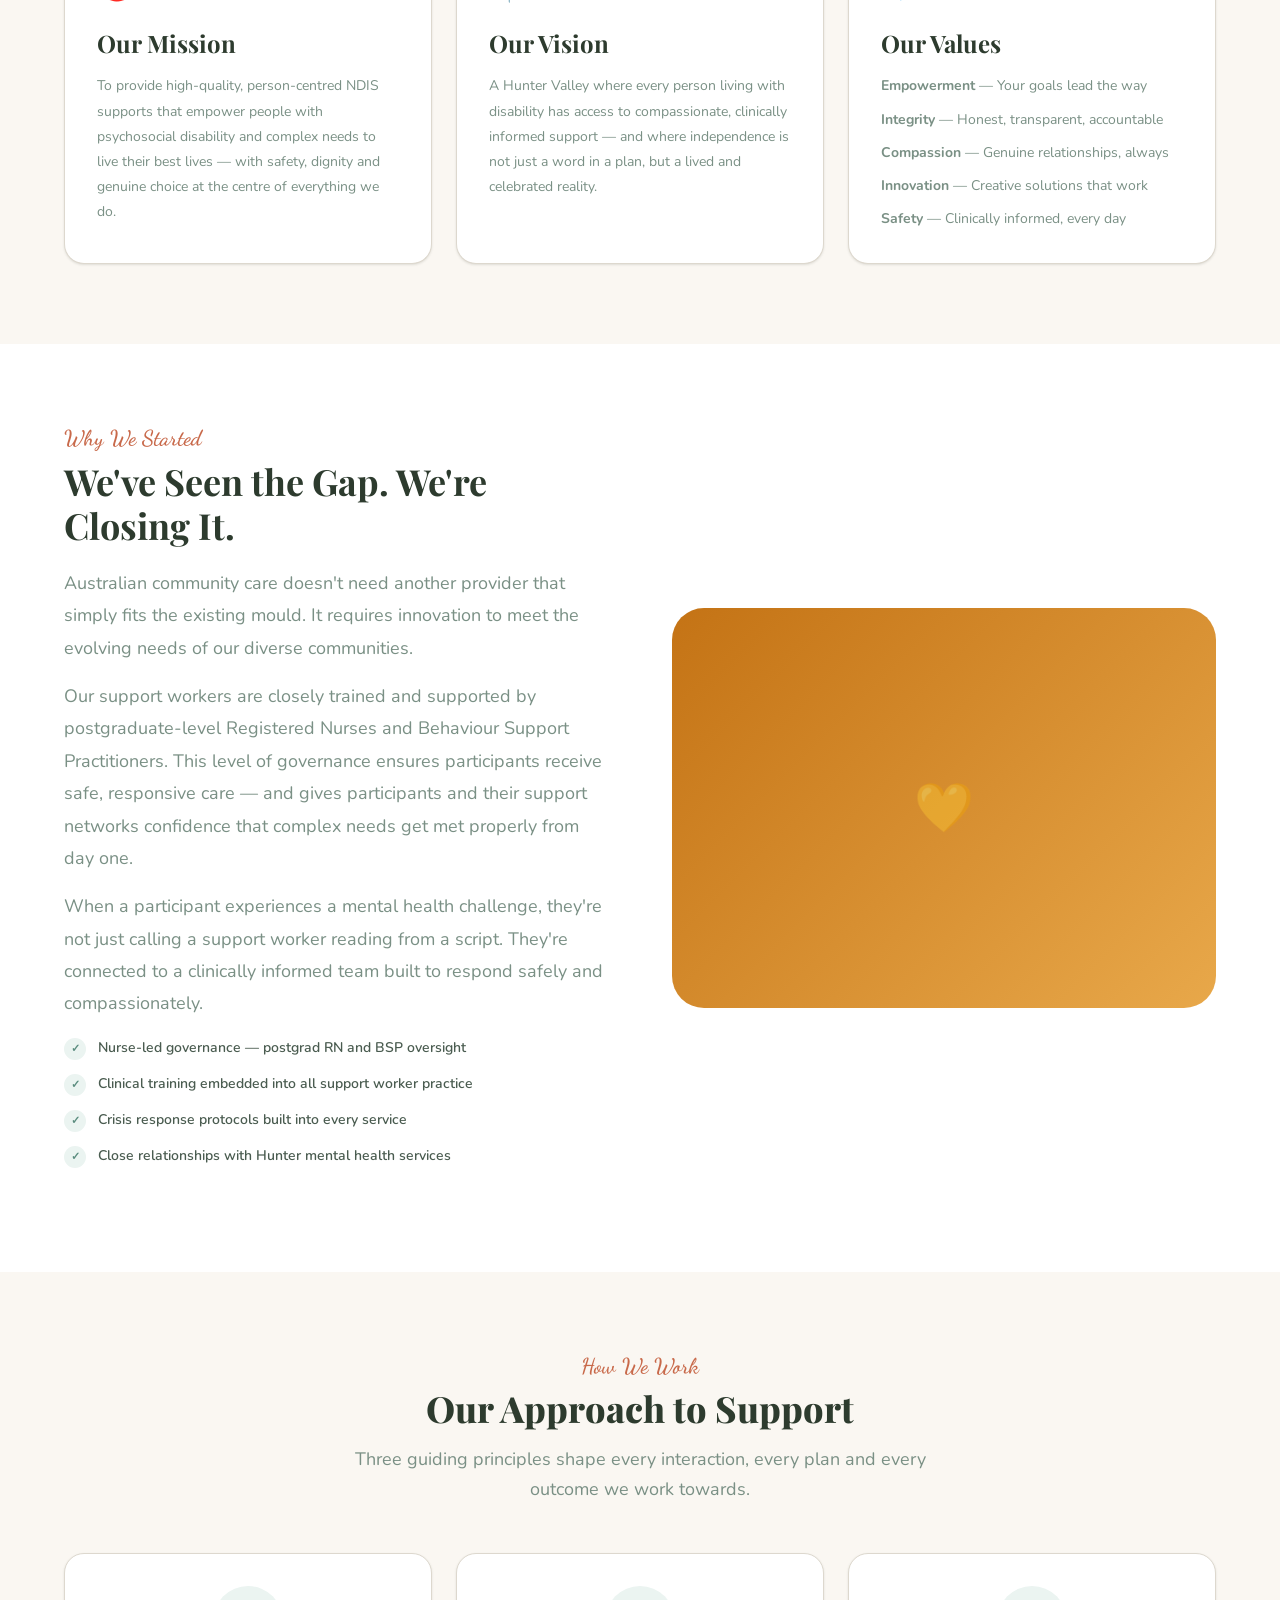
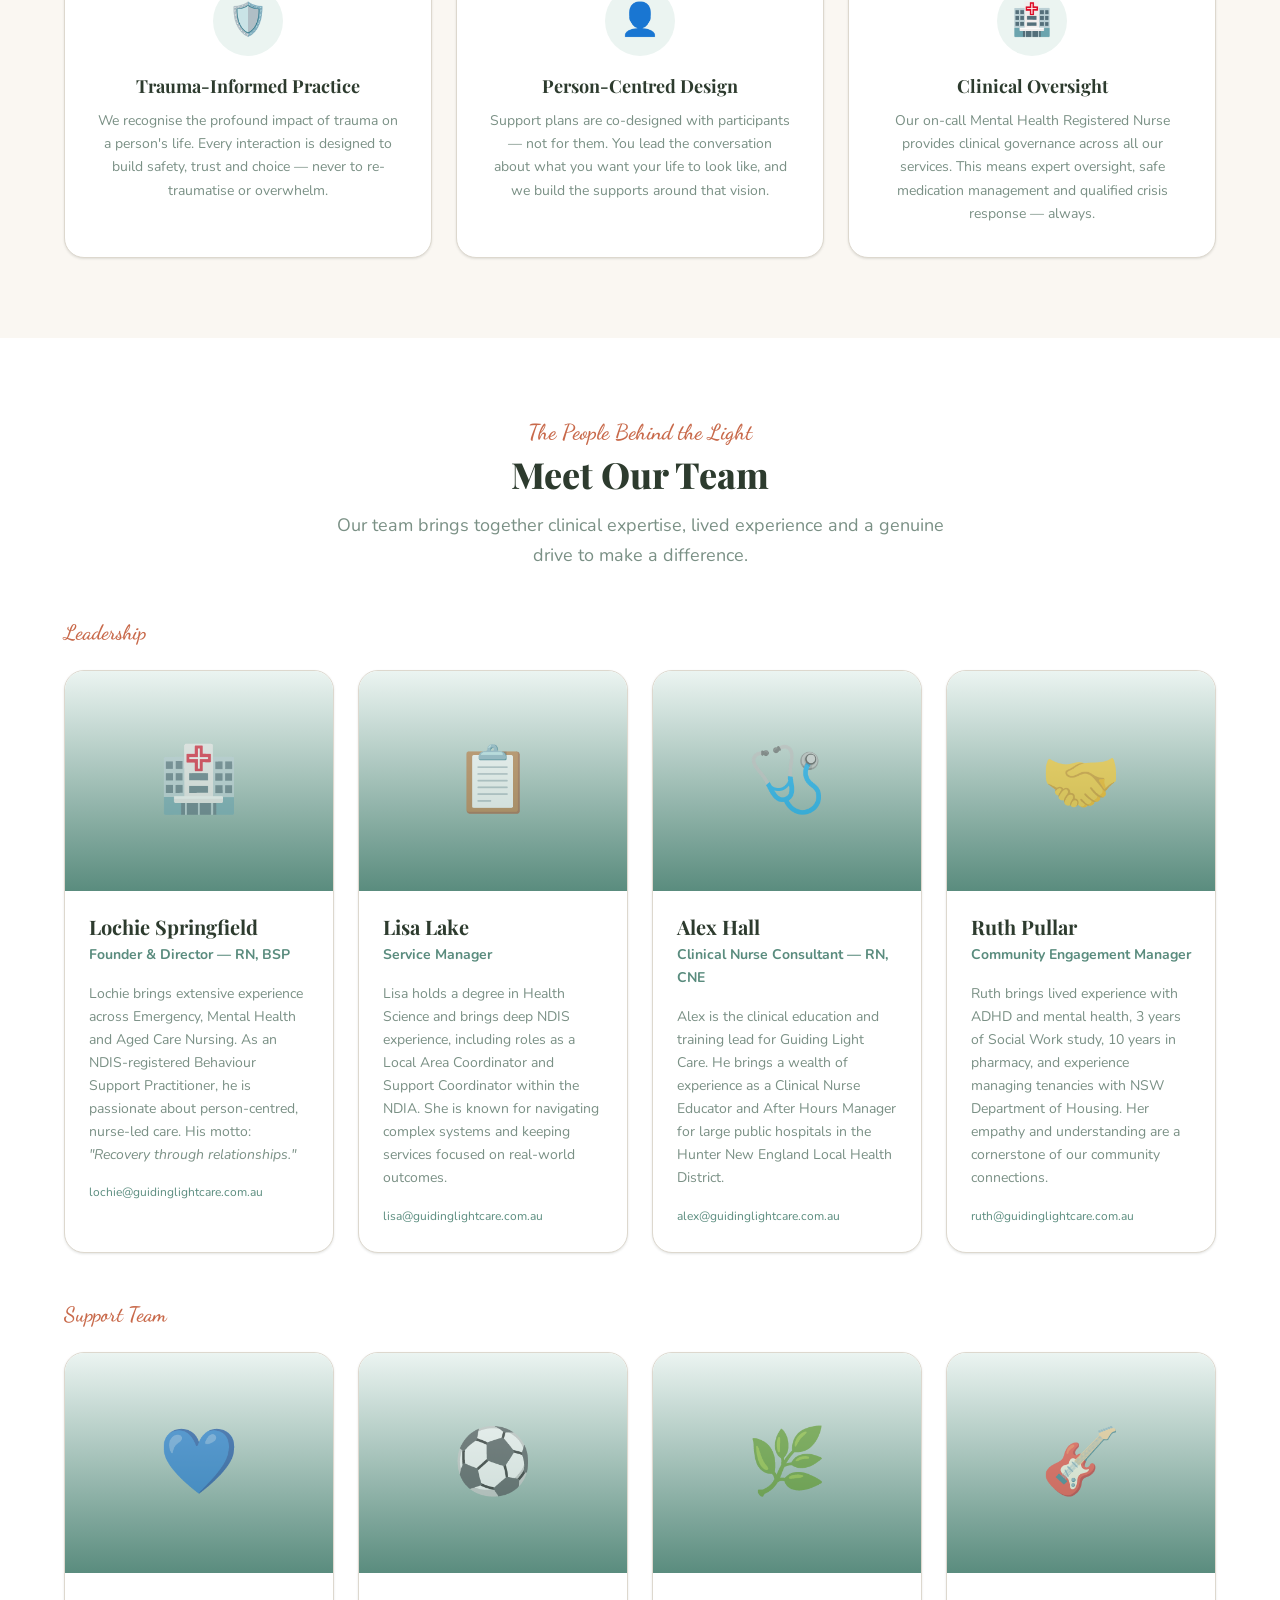
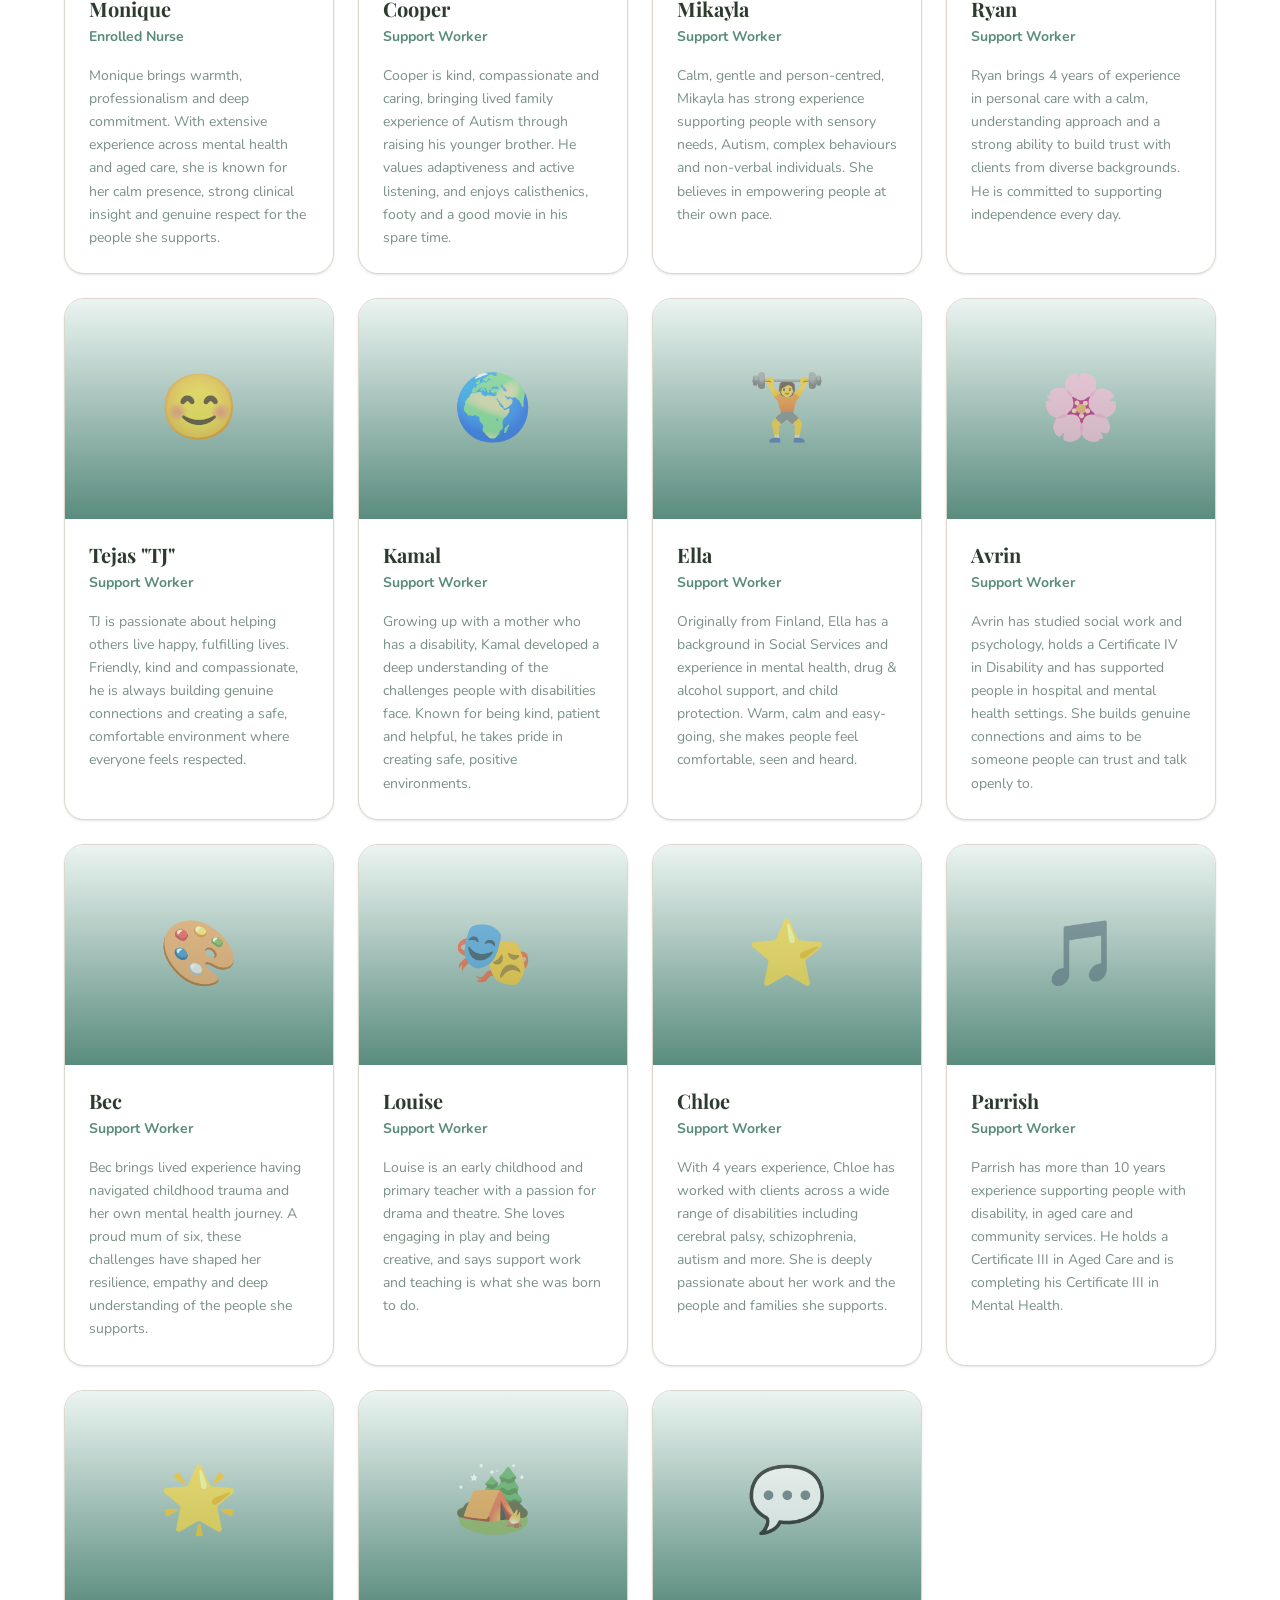
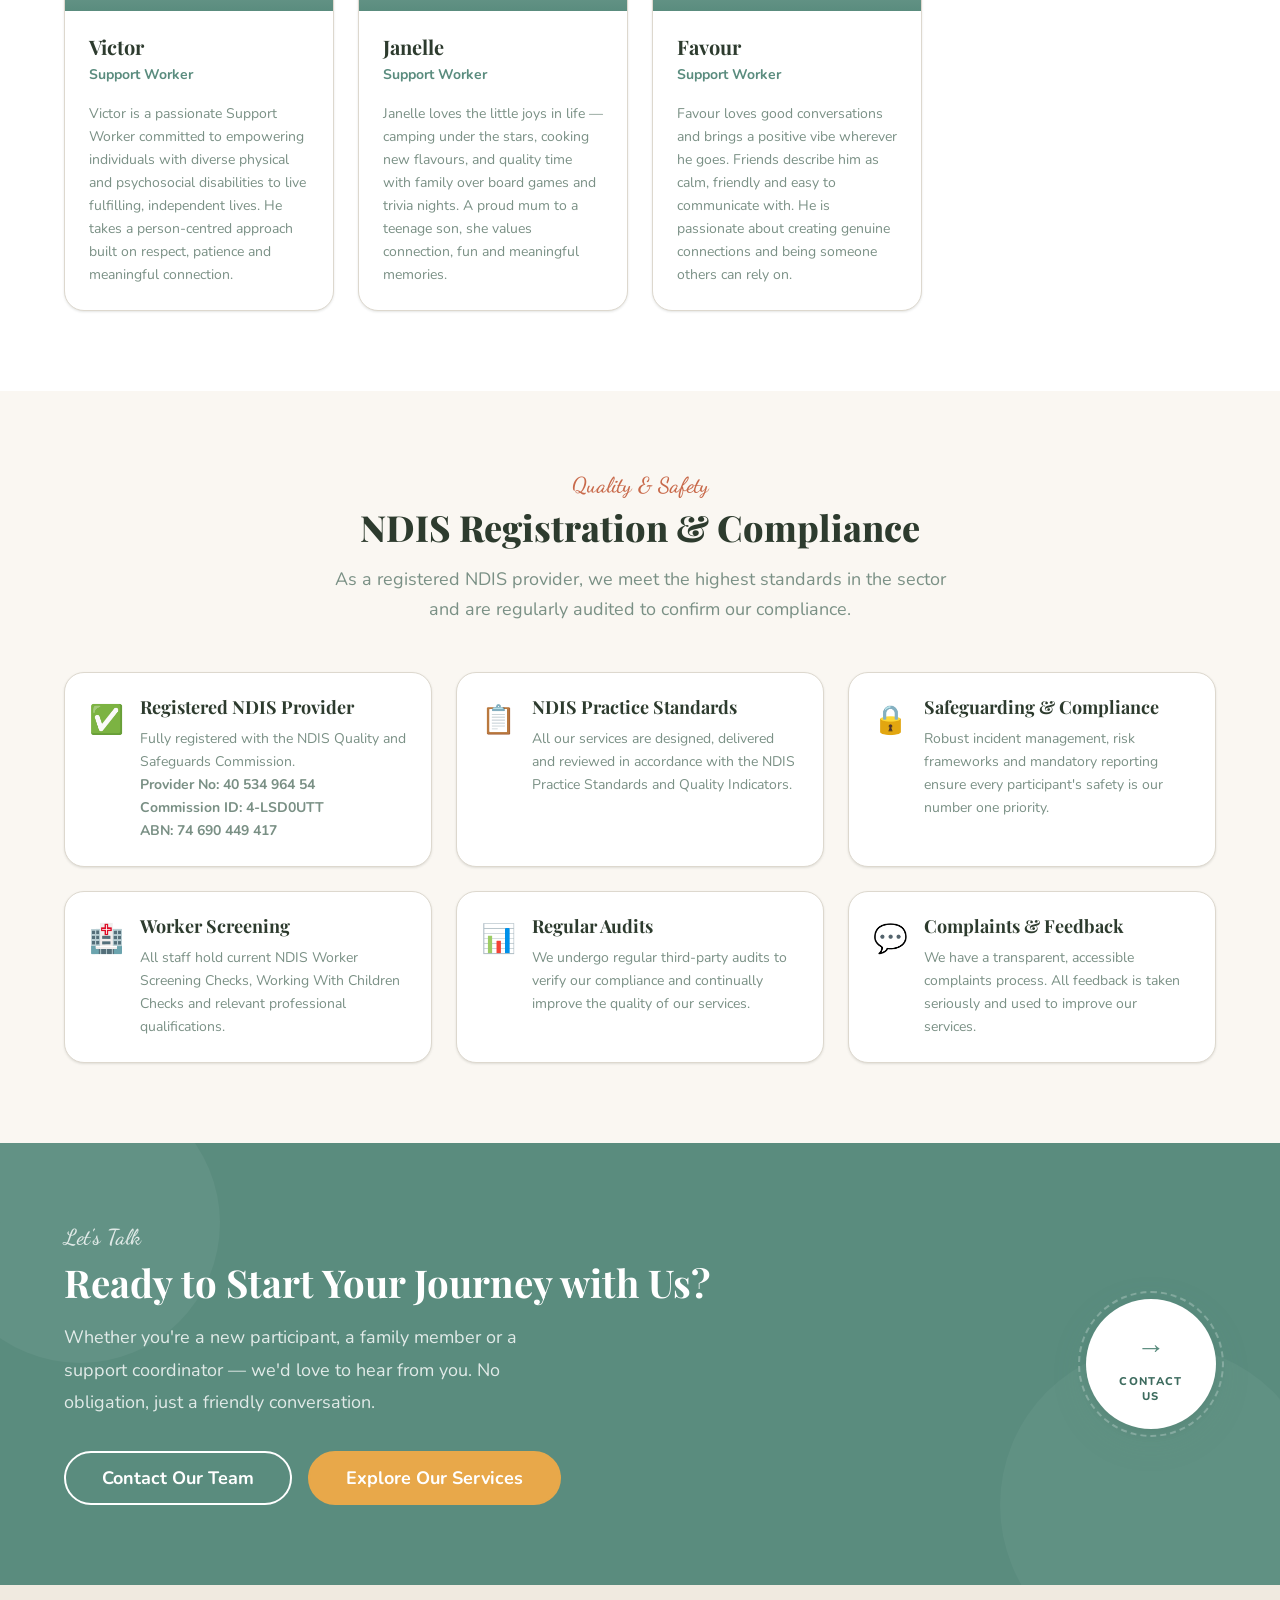
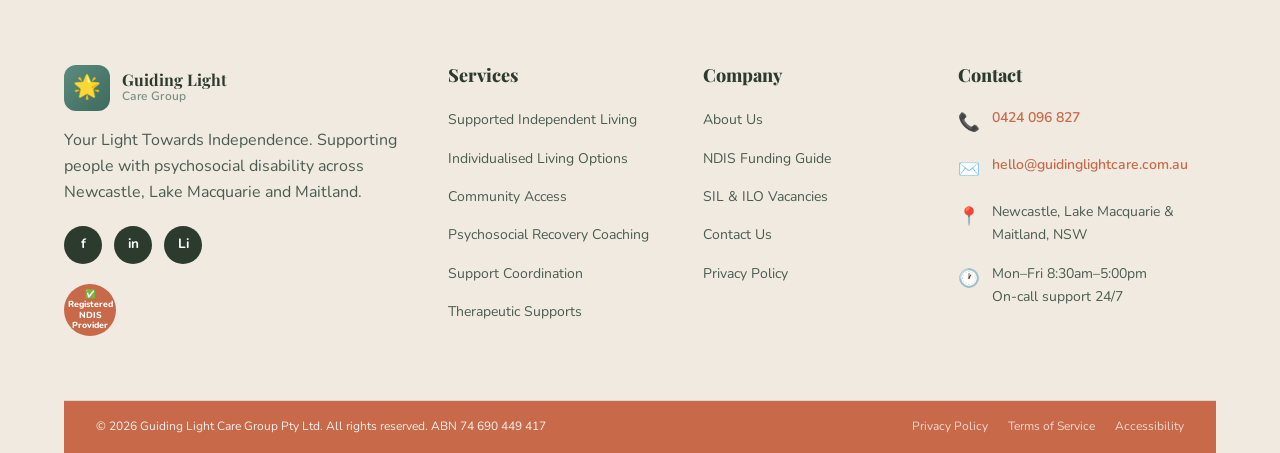
<file: about.html>
<!DOCTYPE html>
<html lang="en">
<head>
  <meta charset="UTF-8" />
  <meta name="viewport" content="width=device-width, initial-scale=1.0" />
  <title>About Us | Guiding Light Care Group</title>
  <meta name="description" content="Learn about Guiding Light Care Group — our story, our team, our values and our commitment to person-centred NDIS support in Newcastle, Lake Macquarie and Maitland." />
  <link rel="preconnect" href="https://fonts.googleapis.com" />
  <link rel="preconnect" href="https://fonts.gstatic.com" crossorigin />
  <link href="https://fonts.googleapis.com/css2?family=Playfair+Display:ital,wght@0,700;0,800;1,700&family=Dancing+Script:wght@600;700&family=Nunito:ital,wght@0,400;0,500;0,600;0,700;0,800;1,400&display=swap" rel="stylesheet" />
  <link rel="stylesheet" href="css/style.css" />
</head>
<body>

  <!-- HEADER -->
  <header class="site-header" id="site-header">
    <nav class="nav-inner">
      <a href="index.html" class="nav-logo">
        <div class="nav-logo-icon">🌟</div>
        <div class="nav-logo-text">
          <strong>Guiding Light</strong>
          <span>Care Group</span>
        </div>
      </a>
      <ul class="nav-menu" role="menubar">
        <li class="nav-item"><a href="index.html" class="nav-link">Home</a></li>
        <li class="nav-item"><a href="about.html" class="nav-link active">About Us</a></li>
        <li class="nav-item has-dropdown">
          <a href="#" class="nav-link" aria-haspopup="true" aria-expanded="false">
            Services
            <svg xmlns="http://www.w3.org/2000/svg" viewBox="0 0 24 24" fill="none" stroke="currentColor" stroke-width="2.5" stroke-linecap="round" stroke-linejoin="round"><polyline points="6 9 12 15 18 9"></polyline></svg>
          </a>
          <ul class="dropdown-menu">
            <li><a href="services/sil.html" class="dropdown-item"><div class="dropdown-icon">🏠</div><div class="dropdown-text"><strong>Supported Independent Living</strong><span>SIL — shared &amp; individual homes</span></div></a></li>
            <li><a href="services/ilo.html" class="dropdown-item"><div class="dropdown-icon">🤝</div><div class="dropdown-text"><strong>Individualised Living Options</strong><span>ILO — flexible living arrangements</span></div></a></li>
            <li><a href="services/community-access.html" class="dropdown-item"><div class="dropdown-icon">🌏</div><div class="dropdown-text"><strong>Community Access</strong><span>Social, recreational &amp; skill-building</span></div></a></li>
            <li><a href="services/psychosocial-recovery.html" class="dropdown-item"><div class="dropdown-icon">💚</div><div class="dropdown-text"><strong>Psychosocial Recovery Coaching</strong><span>Mental health recovery support</span></div></a></li>
            <li><a href="services/support-coordination.html" class="dropdown-item"><div class="dropdown-icon">📋</div><div class="dropdown-text"><strong>Support Coordination</strong><span>Plan implementation &amp; coordination</span></div></a></li>
            <li><a href="services/therapeutic-supports.html" class="dropdown-item"><div class="dropdown-icon">🧠</div><div class="dropdown-text"><strong>Therapeutic Supports</strong><span>Evidence-based therapy &amp; allied health</span></div></a></li>
          </ul>
        </li>
        <li class="nav-item"><a href="availability.html" class="nav-link">Vacancies</a></li>
        <li class="nav-item"><a href="ndis-funding.html" class="nav-link">NDIS Funding</a></li>
        <li class="nav-item"><a href="contact.html" class="nav-link">Contact</a></li>
      </ul>
      <div class="nav-cta">
        <a href="tel:0424096827" class="nav-phone">
          <svg xmlns="http://www.w3.org/2000/svg" width="16" height="16" viewBox="0 0 24 24" fill="none" stroke="currentColor" stroke-width="2.5" stroke-linecap="round" stroke-linejoin="round"><path d="M22 16.92v3a2 2 0 01-2.18 2 19.79 19.79 0 01-8.63-3.07A19.5 19.5 0 013.07 9.81 19.79 19.79 0 01.22 1.16 2 2 0 012.2 0h3a2 2 0 012 1.72c.127.96.361 1.903.7 2.81a2 2 0 01-.45 2.11L6.91 7.09a16 16 0 006 6l.55-.55a2 2 0 012.11-.45c.907.339 1.85.573 2.81.7A2 2 0 0122 16.92z"></path></svg>
          0424 096 827
        </a>
        <a href="contact.html" class="btn btn--primary btn--sm">Get Support</a>
      </div>
      <button class="nav-hamburger" aria-label="Toggle menu" aria-expanded="false">
        <span></span><span></span><span></span>
      </button>
    </nav>
  </header>

  <!-- INNER HERO -->
  <section class="hero hero--inner" aria-label="About Us">
    <div class="container hero__content">
      <nav class="breadcrumb" aria-label="Breadcrumb">
        <a href="index.html">Home</a>
        <span>›</span>
        <span>About Us</span>
      </nav>
      <span class="script-label">Our Story</span>
      <h1 class="hero__inner-title">About Guiding Light Care Group</h1>
      <p class="hero__inner-sub">We're a registered NDIS provider rooted in the Hunter region, built on genuine relationships, clinical expertise and an unwavering belief in every person's right to choose how they live.</p>
    </div>
  </section>

  <!-- OUR STORY -->
  <section class="section" aria-labelledby="story-heading">
    <div class="container">
      <div class="split">
        <div class="split__image fade-in-up">
          <div class="split__image-placeholder img-placeholder" style="min-height:420px; border-radius:1.25rem;">🌿</div>
        </div>
        <div class="split__content fade-in-up delay-2">
          <span class="script-label">Our Story</span>
          <h2 id="story-heading">Born from a Belief That Everyone Deserves Better</h2>
          <p class="lead">Guiding Light Care Group was founded by Lochie Springfield — a Registered Nurse, Behaviour Support Practitioner and mental health specialist who saw a gap: providers who truly understood psychosocial disability and could deliver clinical rigour alongside genuine human warmth.</p>
          <p>Lochie's motto is simple: <em>"Recovery through relationships."</em> After years in Emergency, Mental Health and Aged Care Nursing, and witnessing participants fall through the cracks of services that didn't understand their needs, he built something different — a provider that never loses sight of the person behind the plan.</p>
          <p>Today, our growing team supports participants across Newcastle, Lake Macquarie and Maitland, delivering SIL, ILO, Community Access, Psychosocial Recovery Coaching, Support Coordination and Therapeutic Supports with the same passion and integrity we started with.</p>
          <a href="contact.html" class="btn btn--primary" style="margin-top: 0.5rem;">Work With Us</a>
        </div>
      </div>
    </div>
  </section>

  <!-- MISSION, VISION, VALUES -->
  <section class="section section--alt" aria-labelledby="mvv-heading">
    <div class="container">
      <div class="section-header text-center">
        <span class="script-label">What Drives Us</span>
        <h2 class="section-title display-heading" id="mvv-heading">Mission, Vision &amp; Values</h2>
      </div>
      <div class="grid-3">
        <div class="mvv-card fade-in-up">
          <div class="mvv-card__icon">🎯</div>
          <h3 class="mvv-card__title">Our Mission</h3>
          <p class="mvv-card__content">To provide high-quality, person-centred NDIS supports that empower people with psychosocial disability and complex needs to live their best lives — with safety, dignity and genuine choice at the centre of everything we do.</p>
        </div>
        <div class="mvv-card fade-in-up delay-2">
          <div class="mvv-card__icon">🔭</div>
          <h3 class="mvv-card__title">Our Vision</h3>
          <p class="mvv-card__content">A Hunter Valley where every person living with disability has access to compassionate, clinically informed support — and where independence is not just a word in a plan, but a lived and celebrated reality.</p>
        </div>
        <div class="mvv-card fade-in-up delay-4">
          <div class="mvv-card__icon">💎</div>
          <h3 class="mvv-card__title">Our Values</h3>
          <ul class="mvv-card__content" style="list-style:none; padding:0;">
            <li style="margin-bottom:0.5rem;"><strong>Empowerment</strong> — Your goals lead the way</li>
            <li style="margin-bottom:0.5rem;"><strong>Integrity</strong> — Honest, transparent, accountable</li>
            <li style="margin-bottom:0.5rem;"><strong>Compassion</strong> — Genuine relationships, always</li>
            <li style="margin-bottom:0.5rem;"><strong>Innovation</strong> — Creative solutions that work</li>
            <li><strong>Safety</strong> — Clinically informed, every day</li>
          </ul>
        </div>
      </div>
    </div>
  </section>

  <!-- WHY WE STARTED -->
  <section class="section" aria-labelledby="why-started-heading">
    <div class="container">
      <div class="split split--reverse">
        <div class="split__image fade-in-up">
          <div class="split__image-placeholder img-placeholder img-placeholder--amber" style="min-height:400px; border-radius:1.25rem;">💛</div>
        </div>
        <div class="split__content fade-in-up delay-2">
          <span class="script-label">Why We Started</span>
          <h2 id="why-started-heading">We've Seen the Gap. We're Closing It.</h2>
          <p class="lead">Australian community care doesn't need another provider that simply fits the existing mould. It requires innovation to meet the evolving needs of our diverse communities.</p>
          <p>Our support workers are closely trained and supported by postgraduate-level Registered Nurses and Behaviour Support Practitioners. This level of governance ensures participants receive safe, responsive care — and gives participants and their support networks confidence that complex needs get met properly from day one.</p>
          <p>When a participant experiences a mental health challenge, they're not just calling a support worker reading from a script. They're connected to a clinically informed team built to respond safely and compassionately.</p>
          <ul class="value-list" style="margin-top: 1rem;">
            <li class="value-item">Nurse-led governance — postgrad RN and BSP oversight</li>
            <li class="value-item">Clinical training embedded into all support worker practice</li>
            <li class="value-item">Crisis response protocols built into every service</li>
            <li class="value-item">Close relationships with Hunter mental health services</li>
          </ul>
        </div>
      </div>
    </div>
  </section>

  <!-- OUR APPROACH -->
  <section class="section section--alt" aria-labelledby="approach-heading">
    <div class="container">
      <div class="section-header text-center">
        <span class="script-label">How We Work</span>
        <h2 class="section-title display-heading" id="approach-heading">Our Approach to Support</h2>
        <p class="section-subtitle">Three guiding principles shape every interaction, every plan and every outcome we work towards.</p>
      </div>
      <div class="grid-3">
        <div class="why-card fade-in-up">
          <div class="why-card__icon">🛡️</div>
          <h3 class="why-card__title">Trauma-Informed Practice</h3>
          <p class="why-card__desc">We recognise the profound impact of trauma on a person's life. Every interaction is designed to build safety, trust and choice — never to re-traumatise or overwhelm.</p>
        </div>
        <div class="why-card fade-in-up delay-2">
          <div class="why-card__icon">👤</div>
          <h3 class="why-card__title">Person-Centred Design</h3>
          <p class="why-card__desc">Support plans are co-designed with participants — not for them. You lead the conversation about what you want your life to look like, and we build the supports around that vision.</p>
        </div>
        <div class="why-card fade-in-up delay-4">
          <div class="why-card__icon">🏥</div>
          <h3 class="why-card__title">Clinical Oversight</h3>
          <p class="why-card__desc">Our on-call Mental Health Registered Nurse provides clinical governance across all our services. This means expert oversight, safe medication management and qualified crisis response — always.</p>
        </div>
      </div>
    </div>
  </section>

  <!-- MEET THE TEAM — Leadership -->
  <section class="section" aria-labelledby="team-heading">
    <div class="container">
      <div class="section-header text-center">
        <span class="script-label">The People Behind the Light</span>
        <h2 class="section-title display-heading" id="team-heading">Meet Our Team</h2>
        <p class="section-subtitle">Our team brings together clinical expertise, lived experience and a genuine drive to make a difference.</p>
      </div>

      <div style="margin-bottom:var(--space-4)">
        <span class="section-label">Leadership</span>
      </div>
      <div class="grid-4">
        <div class="team-card fade-in-up">
          <div class="team-card__avatar">🏥</div>
          <div class="team-card__body">
            <h3 class="team-card__name">Lochie Springfield</h3>
            <p class="team-card__role">Founder &amp; Director — RN, BSP</p>
            <p class="team-card__bio">Lochie brings extensive experience across Emergency, Mental Health and Aged Care Nursing. As an NDIS-registered Behaviour Support Practitioner, he is passionate about person-centred, nurse-led care. His motto: <em>"Recovery through relationships."</em></p>
            <a href="mailto:lochie@guidinglightcare.com.au" class="team-card__email">lochie@guidinglightcare.com.au</a>
          </div>
        </div>
        <div class="team-card fade-in-up delay-1">
          <div class="team-card__avatar">📋</div>
          <div class="team-card__body">
            <h3 class="team-card__name">Lisa Lake</h3>
            <p class="team-card__role">Service Manager</p>
            <p class="team-card__bio">Lisa holds a degree in Health Science and brings deep NDIS experience, including roles as a Local Area Coordinator and Support Coordinator within the NDIA. She is known for navigating complex systems and keeping services focused on real-world outcomes.</p>
            <a href="mailto:lisa@guidinglightcare.com.au" class="team-card__email">lisa@guidinglightcare.com.au</a>
          </div>
        </div>
        <div class="team-card fade-in-up delay-2">
          <div class="team-card__avatar">🩺</div>
          <div class="team-card__body">
            <h3 class="team-card__name">Alex Hall</h3>
            <p class="team-card__role">Clinical Nurse Consultant — RN, CNE</p>
            <p class="team-card__bio">Alex is the clinical education and training lead for Guiding Light Care. He brings a wealth of experience as a Clinical Nurse Educator and After Hours Manager for large public hospitals in the Hunter New England Local Health District.</p>
            <a href="mailto:alex@guidinglightcare.com.au" class="team-card__email">alex@guidinglightcare.com.au</a>
          </div>
        </div>
        <div class="team-card fade-in-up delay-3">
          <div class="team-card__avatar">🤝</div>
          <div class="team-card__body">
            <h3 class="team-card__name">Ruth Pullar</h3>
            <p class="team-card__role">Community Engagement Manager</p>
            <p class="team-card__bio">Ruth brings lived experience with ADHD and mental health, 3 years of Social Work study, 10 years in pharmacy, and experience managing tenancies with NSW Department of Housing. Her empathy and understanding are a cornerstone of our community connections.</p>
            <a href="mailto:ruth@guidinglightcare.com.au" class="team-card__email">ruth@guidinglightcare.com.au</a>
          </div>
        </div>
      </div>

      <div style="margin-top:var(--space-12); margin-bottom:var(--space-4)">
        <span class="section-label">Support Team</span>
      </div>
      <div class="grid-4">
        <div class="team-card fade-in-up">
          <div class="team-card__avatar">💙</div>
          <div class="team-card__body">
            <h3 class="team-card__name">Monique</h3>
            <p class="team-card__role">Enrolled Nurse</p>
            <p class="team-card__bio">Monique brings warmth, professionalism and deep commitment. With extensive experience across mental health and aged care, she is known for her calm presence, strong clinical insight and genuine respect for the people she supports.</p>
          </div>
        </div>
        <div class="team-card fade-in-up delay-1">
          <div class="team-card__avatar">⚽</div>
          <div class="team-card__body">
            <h3 class="team-card__name">Cooper</h3>
            <p class="team-card__role">Support Worker</p>
            <p class="team-card__bio">Cooper is kind, compassionate and caring, bringing lived family experience of Autism through raising his younger brother. He values adaptiveness and active listening, and enjoys calisthenics, footy and a good movie in his spare time.</p>
          </div>
        </div>
        <div class="team-card fade-in-up delay-2">
          <div class="team-card__avatar">🌿</div>
          <div class="team-card__body">
            <h3 class="team-card__name">Mikayla</h3>
            <p class="team-card__role">Support Worker</p>
            <p class="team-card__bio">Calm, gentle and person-centred, Mikayla has strong experience supporting people with sensory needs, Autism, complex behaviours and non-verbal individuals. She believes in empowering people at their own pace.</p>
          </div>
        </div>
        <div class="team-card fade-in-up delay-3">
          <div class="team-card__avatar">🎸</div>
          <div class="team-card__body">
            <h3 class="team-card__name">Ryan</h3>
            <p class="team-card__role">Support Worker</p>
            <p class="team-card__bio">Ryan brings 4 years of experience in personal care with a calm, understanding approach and a strong ability to build trust with clients from diverse backgrounds. He is committed to supporting independence every day.</p>
          </div>
        </div>
        <div class="team-card fade-in-up">
          <div class="team-card__avatar">😊</div>
          <div class="team-card__body">
            <h3 class="team-card__name">Tejas "TJ"</h3>
            <p class="team-card__role">Support Worker</p>
            <p class="team-card__bio">TJ is passionate about helping others live happy, fulfilling lives. Friendly, kind and compassionate, he is always building genuine connections and creating a safe, comfortable environment where everyone feels respected.</p>
          </div>
        </div>
        <div class="team-card fade-in-up delay-1">
          <div class="team-card__avatar">🌍</div>
          <div class="team-card__body">
            <h3 class="team-card__name">Kamal</h3>
            <p class="team-card__role">Support Worker</p>
            <p class="team-card__bio">Growing up with a mother who has a disability, Kamal developed a deep understanding of the challenges people with disabilities face. Known for being kind, patient and helpful, he takes pride in creating safe, positive environments.</p>
          </div>
        </div>
        <div class="team-card fade-in-up delay-2">
          <div class="team-card__avatar">🏋️</div>
          <div class="team-card__body">
            <h3 class="team-card__name">Ella</h3>
            <p class="team-card__role">Support Worker</p>
            <p class="team-card__bio">Originally from Finland, Ella has a background in Social Services and experience in mental health, drug &amp; alcohol support, and child protection. Warm, calm and easy-going, she makes people feel comfortable, seen and heard.</p>
          </div>
        </div>
        <div class="team-card fade-in-up delay-3">
          <div class="team-card__avatar">🌸</div>
          <div class="team-card__body">
            <h3 class="team-card__name">Avrin</h3>
            <p class="team-card__role">Support Worker</p>
            <p class="team-card__bio">Avrin has studied social work and psychology, holds a Certificate IV in Disability and has supported people in hospital and mental health settings. She builds genuine connections and aims to be someone people can trust and talk openly to.</p>
          </div>
        </div>
        <div class="team-card fade-in-up">
          <div class="team-card__avatar">🎨</div>
          <div class="team-card__body">
            <h3 class="team-card__name">Bec</h3>
            <p class="team-card__role">Support Worker</p>
            <p class="team-card__bio">Bec brings lived experience having navigated childhood trauma and her own mental health journey. A proud mum of six, these challenges have shaped her resilience, empathy and deep understanding of the people she supports.</p>
          </div>
        </div>
        <div class="team-card fade-in-up delay-1">
          <div class="team-card__avatar">🎭</div>
          <div class="team-card__body">
            <h3 class="team-card__name">Louise</h3>
            <p class="team-card__role">Support Worker</p>
            <p class="team-card__bio">Louise is an early childhood and primary teacher with a passion for drama and theatre. She loves engaging in play and being creative, and says support work and teaching is what she was born to do.</p>
          </div>
        </div>
        <div class="team-card fade-in-up delay-2">
          <div class="team-card__avatar">⭐</div>
          <div class="team-card__body">
            <h3 class="team-card__name">Chloe</h3>
            <p class="team-card__role">Support Worker</p>
            <p class="team-card__bio">With 4 years experience, Chloe has worked with clients across a wide range of disabilities including cerebral palsy, schizophrenia, autism and more. She is deeply passionate about her work and the people and families she supports.</p>
          </div>
        </div>
        <div class="team-card fade-in-up delay-3">
          <div class="team-card__avatar">🎵</div>
          <div class="team-card__body">
            <h3 class="team-card__name">Parrish</h3>
            <p class="team-card__role">Support Worker</p>
            <p class="team-card__bio">Parrish has more than 10 years experience supporting people with disability, in aged care and community services. He holds a Certificate III in Aged Care and is completing his Certificate III in Mental Health.</p>
          </div>
        </div>
        <div class="team-card fade-in-up">
          <div class="team-card__avatar">🌟</div>
          <div class="team-card__body">
            <h3 class="team-card__name">Victor</h3>
            <p class="team-card__role">Support Worker</p>
            <p class="team-card__bio">Victor is a passionate Support Worker committed to empowering individuals with diverse physical and psychosocial disabilities to live fulfilling, independent lives. He takes a person-centred approach built on respect, patience and meaningful connection.</p>
          </div>
        </div>
        <div class="team-card fade-in-up delay-1">
          <div class="team-card__avatar">🏕️</div>
          <div class="team-card__body">
            <h3 class="team-card__name">Janelle</h3>
            <p class="team-card__role">Support Worker</p>
            <p class="team-card__bio">Janelle loves the little joys in life — camping under the stars, cooking new flavours, and quality time with family over board games and trivia nights. A proud mum to a teenage son, she values connection, fun and meaningful memories.</p>
          </div>
        </div>
        <div class="team-card fade-in-up delay-2">
          <div class="team-card__avatar">💬</div>
          <div class="team-card__body">
            <h3 class="team-card__name">Favour</h3>
            <p class="team-card__role">Support Worker</p>
            <p class="team-card__bio">Favour loves good conversations and brings a positive vibe wherever he goes. Friends describe him as calm, friendly and easy to communicate with. He is passionate about creating genuine connections and being someone others can rely on.</p>
          </div>
        </div>
      </div>
    </div>
  </section>

  <!-- NDIS REGISTRATION & COMPLIANCE -->
  <section class="section section--alt" aria-labelledby="compliance-heading">
    <div class="container">
      <div class="section-header text-center">
        <span class="script-label">Quality &amp; Safety</span>
        <h2 class="section-title display-heading" id="compliance-heading">NDIS Registration &amp; Compliance</h2>
        <p class="section-subtitle">As a registered NDIS provider, we meet the highest standards in the sector and are regularly audited to confirm our compliance.</p>
      </div>
      <div class="registration-grid">
        <div class="registration-card fade-in-up">
          <div class="registration-card__icon">✅</div>
          <div class="registration-card__content">
            <h4>Registered NDIS Provider</h4>
            <p>Fully registered with the NDIS Quality and Safeguards Commission.<br /><strong>Provider No: 40 534 964 54</strong><br /><strong>Commission ID: 4-LSD0UTT</strong><br /><strong>ABN: 74 690 449 417</strong></p>
          </div>
        </div>
        <div class="registration-card fade-in-up delay-1">
          <div class="registration-card__icon">📋</div>
          <div class="registration-card__content">
            <h4>NDIS Practice Standards</h4>
            <p>All our services are designed, delivered and reviewed in accordance with the NDIS Practice Standards and Quality Indicators.</p>
          </div>
        </div>
        <div class="registration-card fade-in-up delay-2">
          <div class="registration-card__icon">🔒</div>
          <div class="registration-card__content">
            <h4>Safeguarding &amp; Compliance</h4>
            <p>Robust incident management, risk frameworks and mandatory reporting ensure every participant's safety is our number one priority.</p>
          </div>
        </div>
        <div class="registration-card fade-in-up delay-3">
          <div class="registration-card__icon">🏥</div>
          <div class="registration-card__content">
            <h4>Worker Screening</h4>
            <p>All staff hold current NDIS Worker Screening Checks, Working With Children Checks and relevant professional qualifications.</p>
          </div>
        </div>
        <div class="registration-card fade-in-up delay-4">
          <div class="registration-card__icon">📊</div>
          <div class="registration-card__content">
            <h4>Regular Audits</h4>
            <p>We undergo regular third-party audits to verify our compliance and continually improve the quality of our services.</p>
          </div>
        </div>
        <div class="registration-card fade-in-up delay-5">
          <div class="registration-card__icon">💬</div>
          <div class="registration-card__content">
            <h4>Complaints &amp; Feedback</h4>
            <p>We have a transparent, accessible complaints process. All feedback is taken seriously and used to improve our services.</p>
          </div>
        </div>
      </div>
    </div>
  </section>

  <!-- CTA -->
  <section class="cta-banner" aria-label="Contact CTA">
    <div class="container">
      <div class="cta-banner__inner">
        <div class="cta-banner__left">
          <span class="script-label" style="color:rgba(255,255,255,0.8);">Let's Talk</span>
          <h2>Ready to Start Your Journey with Us?</h2>
          <p>Whether you're a new participant, a family member or a support coordinator — we'd love to hear from you. No obligation, just a friendly conversation.</p>
          <div class="btn-group">
            <a href="contact.html" class="btn btn--outline-white btn--lg">Contact Our Team</a>
            <a href="index.html#services" class="btn btn--accent btn--lg">Explore Our Services</a>
          </div>
        </div>
        <a href="contact.html" class="cta-contact-badge" aria-label="Contact us">
          <span class="cta-contact-badge__arrow">→</span>
          <span class="cta-contact-badge__label">Contact<br />Us</span>
        </a>
      </div>
    </div>
  </section>

  <!-- FOOTER -->
  <footer class="site-footer">
    <div class="container">
      <div class="footer-grid">
        <div class="footer-brand">
          <a href="index.html" class="nav-logo">
            <div class="nav-logo-icon">🌟</div>
            <div class="nav-logo-text"><strong>Guiding Light</strong><span>Care Group</span></div>
          </a>
          <p class="footer-tagline">Your Light Towards Independence. Supporting people with psychosocial disability across Newcastle, Lake Macquarie and Maitland.</p>
          <div class="footer-social">
            <a href="#" aria-label="Facebook">f</a>
            <a href="#" aria-label="Instagram">in</a>
            <a href="#" aria-label="LinkedIn">Li</a>
          </div>
          <div class="footer-ndis-badge">✅ Registered NDIS Provider</div>
        </div>
        <div class="footer-col">
          <h4>Services</h4>
          <ul class="footer-links">
            <li><a href="services/sil.html">Supported Independent Living</a></li>
            <li><a href="services/ilo.html">Individualised Living Options</a></li>
            <li><a href="services/community-access.html">Community Access</a></li>
            <li><a href="services/psychosocial-recovery.html">Psychosocial Recovery Coaching</a></li>
            <li><a href="services/support-coordination.html">Support Coordination</a></li>
            <li><a href="services/therapeutic-supports.html">Therapeutic Supports</a></li>
          </ul>
        </div>
        <div class="footer-col">
          <h4>Company</h4>
          <ul class="footer-links">
            <li><a href="about.html">About Us</a></li>
            <li><a href="ndis-funding.html">NDIS Funding Guide</a></li>
            <li><a href="availability.html">SIL &amp; ILO Vacancies</a></li>
            <li><a href="contact.html">Contact Us</a></li>
            <li><a href="#">Privacy Policy</a></li>
          </ul>
        </div>
        <div class="footer-col">
          <h4>Contact</h4>
          <div class="footer-contact-item"><span class="icon">📞</span><a href="tel:0424096827">0424 096 827</a></div>
          <div class="footer-contact-item"><span class="icon">✉️</span><a href="mailto:hello@guidinglightcare.com.au">hello@guidinglightcare.com.au</a></div>
          <div class="footer-contact-item"><span class="icon">📍</span><span>Newcastle, Lake Macquarie &amp; Maitland, NSW</span></div>
          <div class="footer-contact-item"><span class="icon">🕐</span><span>Mon–Fri 8:30am–5:00pm<br />On-call support 24/7</span></div>
        </div>
      </div>
      <div class="footer-bottom">
        <span>© 2026 Guiding Light Care Group Pty Ltd. All rights reserved. ABN 74 690 449 417</span>
        <div class="footer-bottom-links">
          <a href="#">Privacy Policy</a>
          <a href="#">Terms of Service</a>
          <a href="#">Accessibility</a>
        </div>
      </div>
    </div>
  </footer>

  <script src="js/main.js"></script>
</body>
</html>
</file>
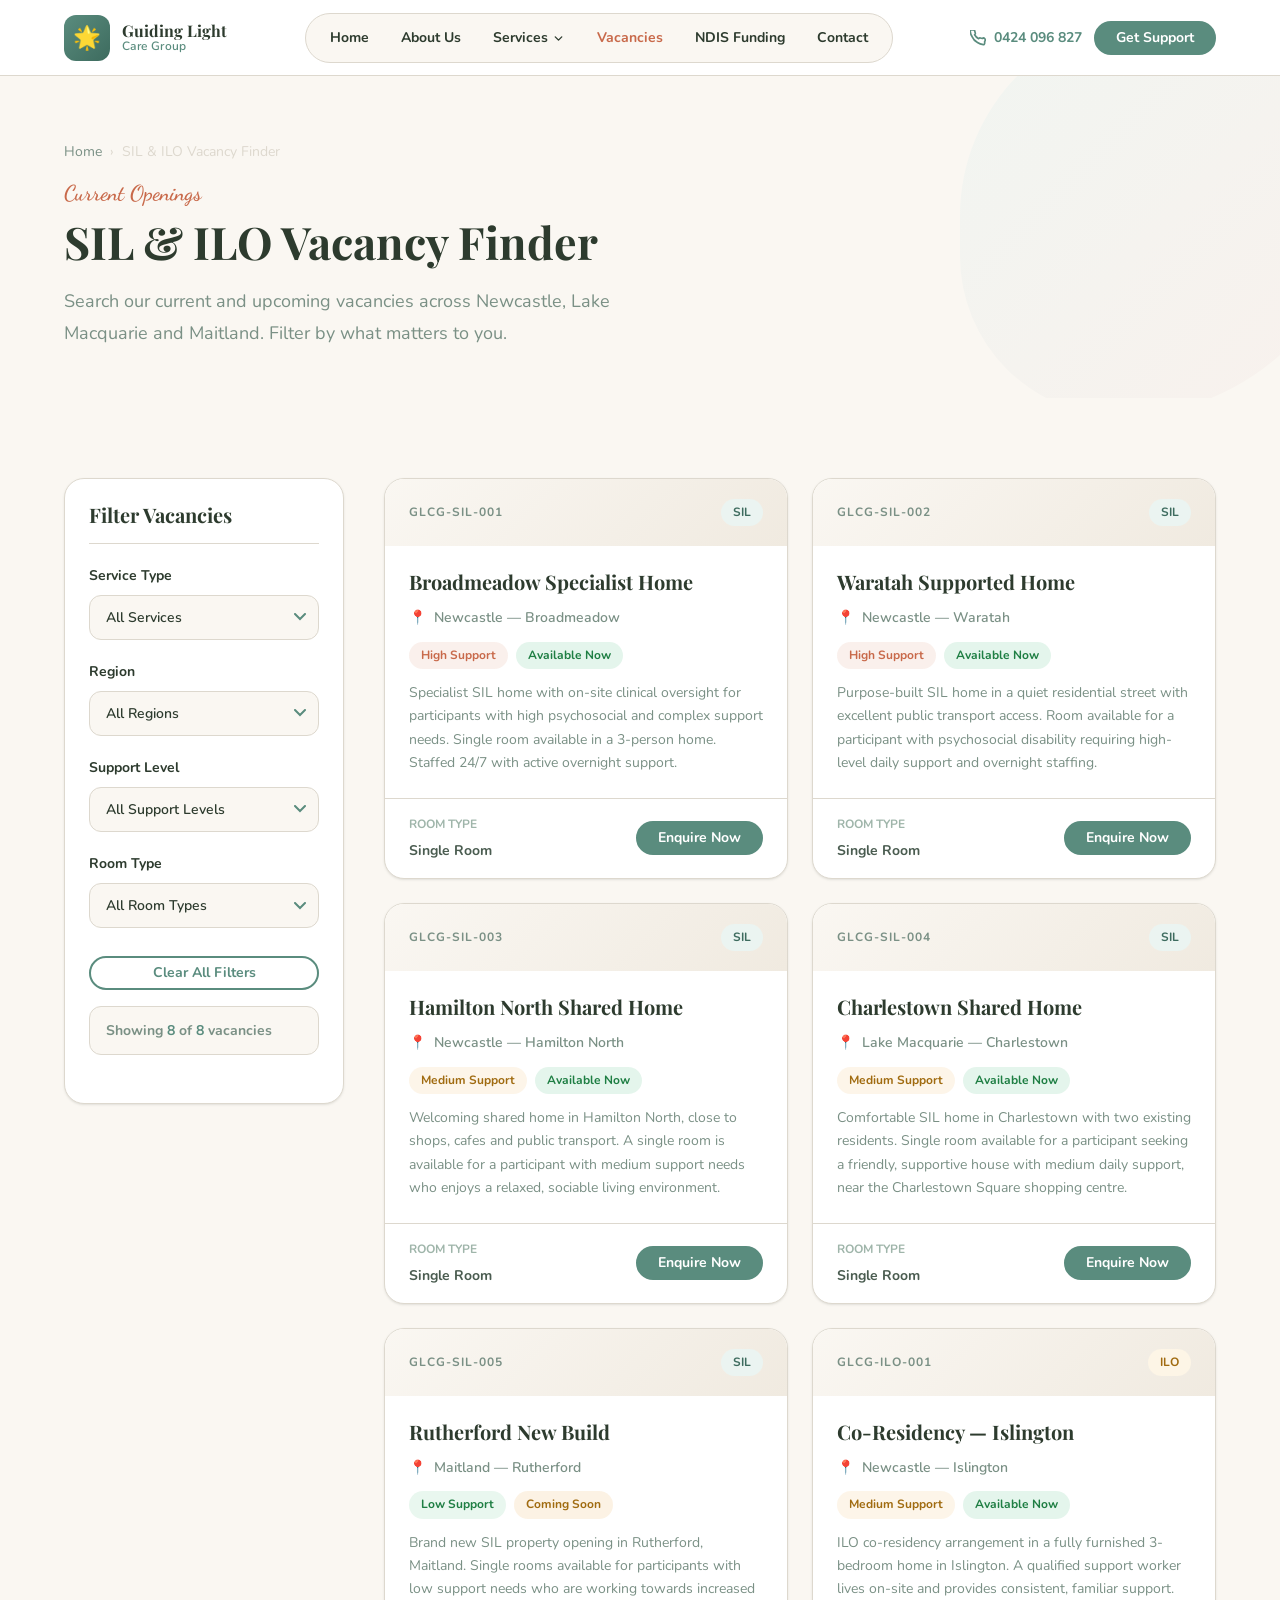
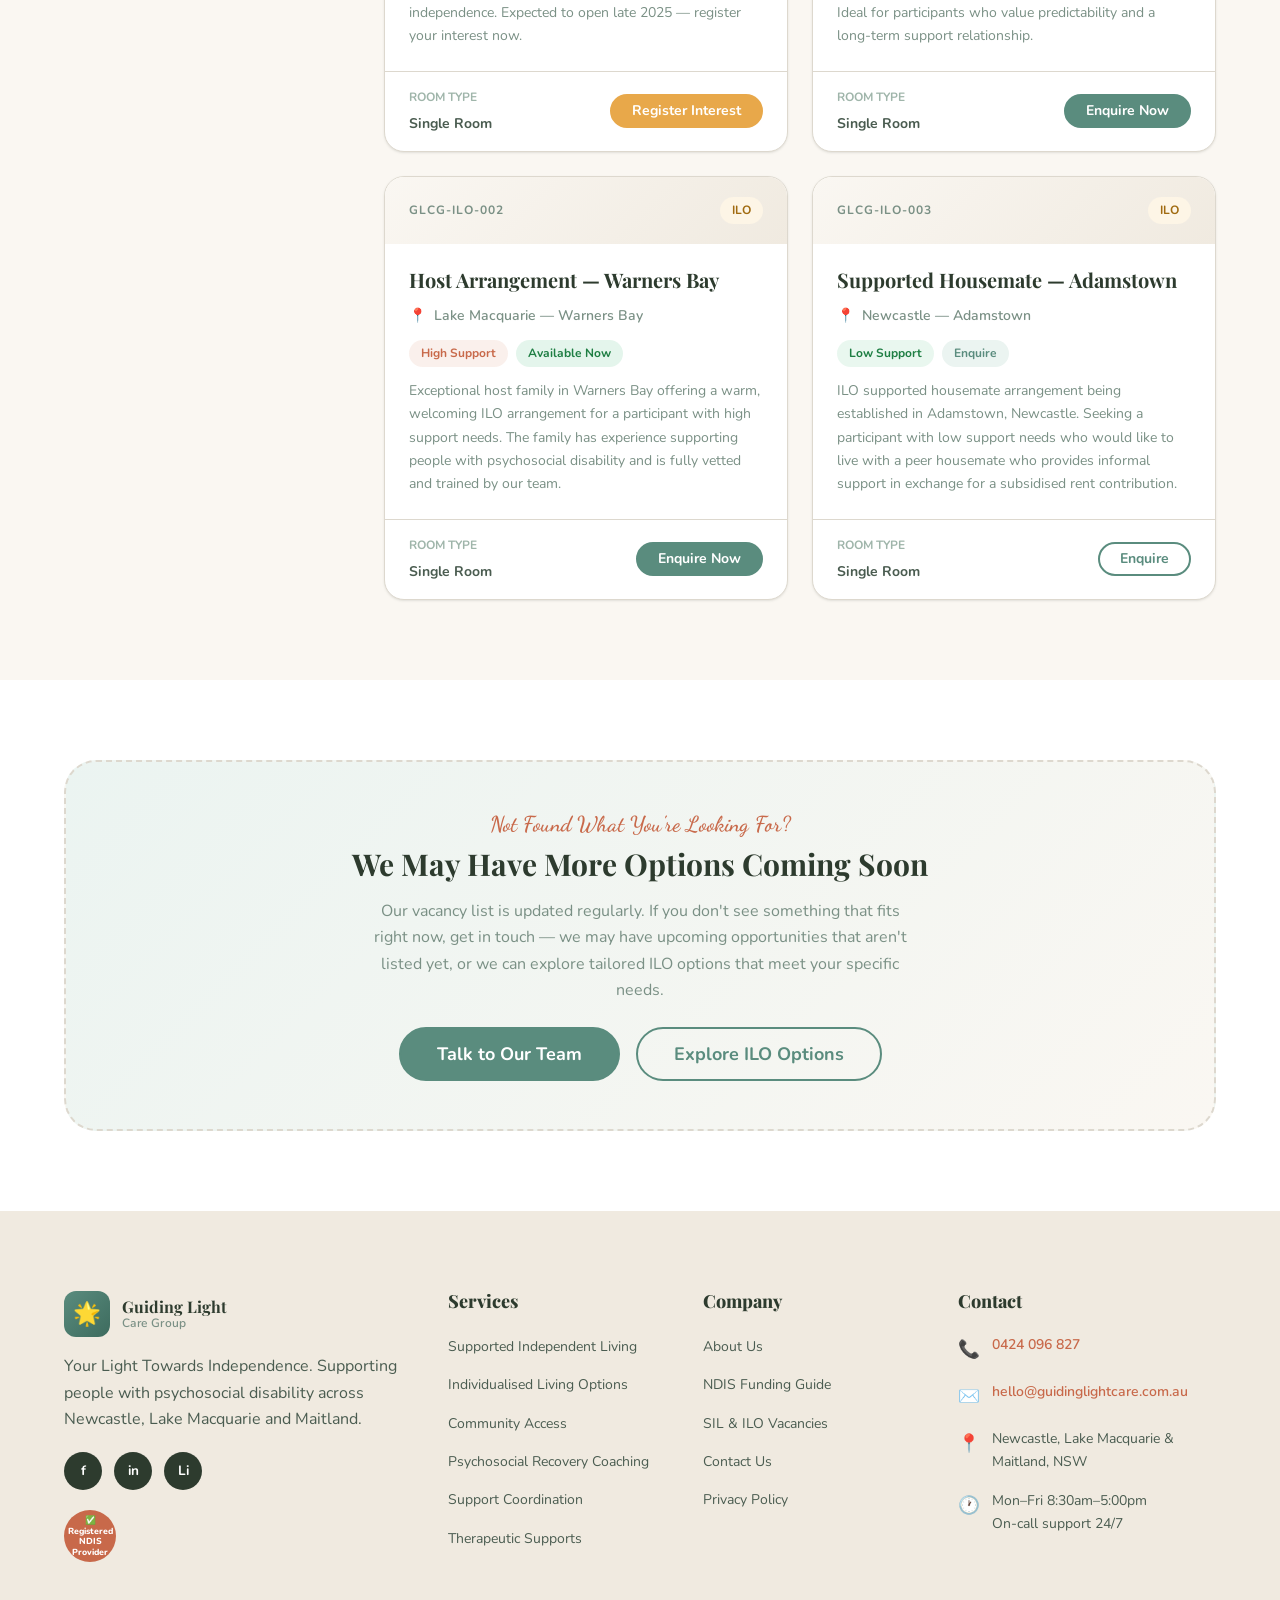
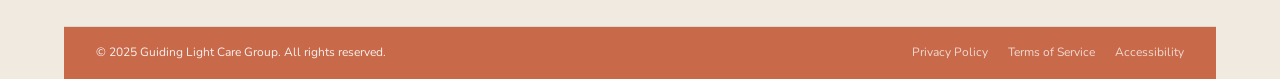
<file: availability.html>
<!DOCTYPE html>
<html lang="en">
<head>
  <meta charset="UTF-8" />
  <meta name="viewport" content="width=device-width, initial-scale=1.0" />
  <title>SIL &amp; ILO Vacancy Finder | Guiding Light Care Group</title>
  <meta name="description" content="Find current SIL and ILO vacancies across Newcastle, Lake Macquarie and Maitland with Guiding Light Care Group. Filter by region, support level and room type." />
  <link rel="preconnect" href="https://fonts.googleapis.com" />
  <link rel="preconnect" href="https://fonts.gstatic.com" crossorigin />
  <link href="https://fonts.googleapis.com/css2?family=Playfair+Display:ital,wght@0,700;0,800;1,700&family=Dancing+Script:wght@600;700&family=Nunito:ital,wght@0,400;0,500;0,600;0,700;0,800;1,400&display=swap" rel="stylesheet" />
  <link rel="stylesheet" href="css/style.css" />
</head>
<body>

  <!-- HEADER -->
  <header class="site-header" id="site-header">
    <nav class="nav-inner">
      <a href="index.html" class="nav-logo">
        <div class="nav-logo-icon">🌟</div>
        <div class="nav-logo-text"><strong>Guiding Light</strong><span>Care Group</span></div>
      </a>
      <ul class="nav-menu">
        <li class="nav-item"><a href="index.html" class="nav-link">Home</a></li>
        <li class="nav-item"><a href="about.html" class="nav-link">About Us</a></li>
        <li class="nav-item has-dropdown">
          <a href="#" class="nav-link" aria-haspopup="true" aria-expanded="false">
            Services
            <svg xmlns="http://www.w3.org/2000/svg" viewBox="0 0 24 24" fill="none" stroke="currentColor" stroke-width="2.5" stroke-linecap="round" stroke-linejoin="round"><polyline points="6 9 12 15 18 9"></polyline></svg>
          </a>
          <ul class="dropdown-menu">
            <li><a href="services/sil.html" class="dropdown-item"><div class="dropdown-icon">🏠</div><div class="dropdown-text"><strong>Supported Independent Living</strong><span>SIL — shared &amp; individual homes</span></div></a></li>
            <li><a href="services/ilo.html" class="dropdown-item"><div class="dropdown-icon">🤝</div><div class="dropdown-text"><strong>Individualised Living Options</strong><span>ILO — flexible living arrangements</span></div></a></li>
            <li><a href="services/community-access.html" class="dropdown-item"><div class="dropdown-icon">🌏</div><div class="dropdown-text"><strong>Community Access</strong><span>Social, recreational &amp; skill-building</span></div></a></li>
            <li><a href="services/psychosocial-recovery.html" class="dropdown-item"><div class="dropdown-icon">💚</div><div class="dropdown-text"><strong>Psychosocial Recovery Coaching</strong><span>Mental health recovery support</span></div></a></li>
            <li><a href="services/support-coordination.html" class="dropdown-item"><div class="dropdown-icon">📋</div><div class="dropdown-text"><strong>Support Coordination</strong><span>Plan implementation &amp; coordination</span></div></a></li>
            <li><a href="services/therapeutic-supports.html" class="dropdown-item"><div class="dropdown-icon">🧠</div><div class="dropdown-text"><strong>Therapeutic Supports</strong><span>Evidence-based therapy &amp; allied health</span></div></a></li>
          </ul>
        </li>
        <li class="nav-item"><a href="availability.html" class="nav-link active">Vacancies</a></li>
        <li class="nav-item"><a href="ndis-funding.html" class="nav-link">NDIS Funding</a></li>
        <li class="nav-item"><a href="contact.html" class="nav-link">Contact</a></li>
      </ul>
      <div class="nav-cta">
        <a href="tel:0424096827" class="nav-phone">
          <svg xmlns="http://www.w3.org/2000/svg" width="16" height="16" viewBox="0 0 24 24" fill="none" stroke="currentColor" stroke-width="2.5" stroke-linecap="round" stroke-linejoin="round"><path d="M22 16.92v3a2 2 0 01-2.18 2 19.79 19.79 0 01-8.63-3.07A19.5 19.5 0 013.07 9.81 19.79 19.79 0 01.22 1.16 2 2 0 012.2 0h3a2 2 0 012 1.72c.127.96.361 1.903.7 2.81a2 2 0 01-.45 2.11L6.91 7.09a16 16 0 006 6l.55-.55a2 2 0 012.11-.45c.907.339 1.85.573 2.81.7A2 2 0 0122 16.92z"></path></svg>
          0424 096 827
        </a>
        <a href="contact.html" class="btn btn--primary btn--sm">Get Support</a>
      </div>
      <button class="nav-hamburger" aria-label="Toggle menu" aria-expanded="false">
        <span></span><span></span><span></span>
      </button>
    </nav>
  </header>

  <!-- INNER HERO -->
  <section class="hero hero--inner">
    <div class="container hero__content">
      <nav class="breadcrumb">
        <a href="index.html">Home</a><span>›</span>
        <span>SIL &amp; ILO Vacancy Finder</span>
      </nav>
      <span class="script-label">Current Openings</span>
      <h1 class="hero__inner-title">SIL &amp; ILO Vacancy Finder</h1>
      <p class="hero__inner-sub">Search our current and upcoming vacancies across Newcastle, Lake Macquarie and Maitland. Filter by what matters to you.</p>
    </div>
  </section>

  <!-- AVAILABILITY FINDER -->
  <section class="section section--alt" aria-labelledby="finder-heading">
    <div class="container">
      <div class="availability-layout">

        <!-- Filters Sidebar -->
        <aside class="filters-panel" aria-label="Filter vacancies">
          <h2 class="filters-panel__title" id="finder-heading">Filter Vacancies</h2>

          <div class="filter-group">
            <label for="filter-service">Service Type</label>
            <select id="filter-service" aria-label="Filter by service type">
              <option value="all">All Services</option>
              <option value="sil">SIL Only</option>
              <option value="ilo">ILO Only</option>
            </select>
          </div>

          <div class="filter-group">
            <label for="filter-region">Region</label>
            <select id="filter-region" aria-label="Filter by region">
              <option value="all">All Regions</option>
              <option value="newcastle">Newcastle</option>
              <option value="lake macquarie">Lake Macquarie</option>
              <option value="maitland">Maitland</option>
            </select>
          </div>

          <div class="filter-group">
            <label for="filter-support">Support Level</label>
            <select id="filter-support" aria-label="Filter by support level">
              <option value="all">All Support Levels</option>
              <option value="low">Low Support</option>
              <option value="medium">Medium Support</option>
              <option value="high">High Support</option>
            </select>
          </div>

          <div class="filter-group">
            <label for="filter-room">Room Type</label>
            <select id="filter-room" aria-label="Filter by room type">
              <option value="all">All Room Types</option>
              <option value="single">Single Room</option>
              <option value="shared">Shared Room</option>
            </select>
          </div>

          <button id="clear-filters" class="btn btn--outline btn--sm" style="width:100%;justify-content:center;margin-top:0.5rem;">
            Clear All Filters
          </button>

          <div class="results-count" id="results-count" style="margin-top:1rem;">
            Showing <strong>8</strong> of <strong>8</strong> vacancies
          </div>
        </aside>

        <!-- Listings -->
        <div>
          <div class="listings-grid" id="listings-grid">

            <!-- Card 1: SIL Newcastle High Available Now -->
            <article class="availability-card fade-in-up"
              data-service="sil"
              data-region="newcastle"
              data-support="high"
              data-room="single">
              <div class="availability-card__header">
                <span class="availability-card__ref">GLCG-SIL-001</span>
                <span class="badge badge--sil">SIL</span>
              </div>
              <div class="availability-card__body">
                <h3 class="availability-card__name">Broadmeadow Specialist Home</h3>
                <div class="availability-card__region">
                  <span>📍</span> Newcastle — Broadmeadow
                </div>
                <div class="availability-card__badges">
                  <span class="badge badge--high">High Support</span>
                  <span class="badge badge--available">Available Now</span>
                </div>
                <p class="availability-card__desc">Specialist SIL home with on-site clinical oversight for participants with high psychosocial and complex support needs. Single room available in a 3-person home. Staffed 24/7 with active overnight support.</p>
              </div>
              <div class="availability-card__footer">
                <div style="display:flex; flex-direction:column; gap:0.25rem;">
                  <span style="font-size:0.75rem; font-weight:700; color:var(--color-text-muted);">ROOM TYPE</span>
                  <span style="font-size:0.875rem; font-weight:700;">Single Room</span>
                </div>
                <a href="contact.html" class="btn btn--primary btn--sm">Enquire Now</a>
              </div>
            </article>

            <!-- Card 2: SIL Newcastle High Available Now -->
            <article class="availability-card fade-in-up delay-1"
              data-service="sil"
              data-region="newcastle"
              data-support="high"
              data-room="single">
              <div class="availability-card__header">
                <span class="availability-card__ref">GLCG-SIL-002</span>
                <span class="badge badge--sil">SIL</span>
              </div>
              <div class="availability-card__body">
                <h3 class="availability-card__name">Waratah Supported Home</h3>
                <div class="availability-card__region">
                  <span>📍</span> Newcastle — Waratah
                </div>
                <div class="availability-card__badges">
                  <span class="badge badge--high">High Support</span>
                  <span class="badge badge--available">Available Now</span>
                </div>
                <p class="availability-card__desc">Purpose-built SIL home in a quiet residential street with excellent public transport access. Room available for a participant with psychosocial disability requiring high-level daily support and overnight staffing.</p>
              </div>
              <div class="availability-card__footer">
                <div style="display:flex; flex-direction:column; gap:0.25rem;">
                  <span style="font-size:0.75rem; font-weight:700; color:var(--color-text-muted);">ROOM TYPE</span>
                  <span style="font-size:0.875rem; font-weight:700;">Single Room</span>
                </div>
                <a href="contact.html" class="btn btn--primary btn--sm">Enquire Now</a>
              </div>
            </article>

            <!-- Card 3: SIL Newcastle Medium Available Now -->
            <article class="availability-card fade-in-up delay-2"
              data-service="sil"
              data-region="newcastle"
              data-support="medium"
              data-room="single">
              <div class="availability-card__header">
                <span class="availability-card__ref">GLCG-SIL-003</span>
                <span class="badge badge--sil">SIL</span>
              </div>
              <div class="availability-card__body">
                <h3 class="availability-card__name">Hamilton North Shared Home</h3>
                <div class="availability-card__region">
                  <span>📍</span> Newcastle — Hamilton North
                </div>
                <div class="availability-card__badges">
                  <span class="badge badge--medium">Medium Support</span>
                  <span class="badge badge--available">Available Now</span>
                </div>
                <p class="availability-card__desc">Welcoming shared home in Hamilton North, close to shops, cafes and public transport. A single room is available for a participant with medium support needs who enjoys a relaxed, sociable living environment.</p>
              </div>
              <div class="availability-card__footer">
                <div style="display:flex; flex-direction:column; gap:0.25rem;">
                  <span style="font-size:0.75rem; font-weight:700; color:var(--color-text-muted);">ROOM TYPE</span>
                  <span style="font-size:0.875rem; font-weight:700;">Single Room</span>
                </div>
                <a href="contact.html" class="btn btn--primary btn--sm">Enquire Now</a>
              </div>
            </article>

            <!-- Card 4: SIL Lake Macquarie Medium Available Now -->
            <article class="availability-card fade-in-up delay-3"
              data-service="sil"
              data-region="lake macquarie"
              data-support="medium"
              data-room="single">
              <div class="availability-card__header">
                <span class="availability-card__ref">GLCG-SIL-004</span>
                <span class="badge badge--sil">SIL</span>
              </div>
              <div class="availability-card__body">
                <h3 class="availability-card__name">Charlestown Shared Home</h3>
                <div class="availability-card__region">
                  <span>📍</span> Lake Macquarie — Charlestown
                </div>
                <div class="availability-card__badges">
                  <span class="badge badge--medium">Medium Support</span>
                  <span class="badge badge--available">Available Now</span>
                </div>
                <p class="availability-card__desc">Comfortable SIL home in Charlestown with two existing residents. Single room available for a participant seeking a friendly, supportive house with medium daily support, near the Charlestown Square shopping centre.</p>
              </div>
              <div class="availability-card__footer">
                <div style="display:flex; flex-direction:column; gap:0.25rem;">
                  <span style="font-size:0.75rem; font-weight:700; color:var(--color-text-muted);">ROOM TYPE</span>
                  <span style="font-size:0.875rem; font-weight:700;">Single Room</span>
                </div>
                <a href="contact.html" class="btn btn--primary btn--sm">Enquire Now</a>
              </div>
            </article>

            <!-- Card 5: SIL Maitland Low Coming Soon -->
            <article class="availability-card fade-in-up delay-4"
              data-service="sil"
              data-region="maitland"
              data-support="low"
              data-room="single">
              <div class="availability-card__header">
                <span class="availability-card__ref">GLCG-SIL-005</span>
                <span class="badge badge--sil">SIL</span>
              </div>
              <div class="availability-card__body">
                <h3 class="availability-card__name">Rutherford New Build</h3>
                <div class="availability-card__region">
                  <span>📍</span> Maitland — Rutherford
                </div>
                <div class="availability-card__badges">
                  <span class="badge badge--low">Low Support</span>
                  <span class="badge badge--coming-soon">Coming Soon</span>
                </div>
                <p class="availability-card__desc">Brand new SIL property opening in Rutherford, Maitland. Single rooms available for participants with low support needs who are working towards increased independence. Expected to open late 2025 — register your interest now.</p>
              </div>
              <div class="availability-card__footer">
                <div style="display:flex; flex-direction:column; gap:0.25rem;">
                  <span style="font-size:0.75rem; font-weight:700; color:var(--color-text-muted);">ROOM TYPE</span>
                  <span style="font-size:0.875rem; font-weight:700;">Single Room</span>
                </div>
                <a href="contact.html" class="btn btn--accent btn--sm">Register Interest</a>
              </div>
            </article>

            <!-- Card 6: ILO Newcastle Medium Available Now -->
            <article class="availability-card fade-in-up delay-5"
              data-service="ilo"
              data-region="newcastle"
              data-support="medium"
              data-room="single">
              <div class="availability-card__header">
                <span class="availability-card__ref">GLCG-ILO-001</span>
                <span class="badge badge--ilo">ILO</span>
              </div>
              <div class="availability-card__body">
                <h3 class="availability-card__name">Co-Residency — Islington</h3>
                <div class="availability-card__region">
                  <span>📍</span> Newcastle — Islington
                </div>
                <div class="availability-card__badges">
                  <span class="badge badge--medium">Medium Support</span>
                  <span class="badge badge--available">Available Now</span>
                </div>
                <p class="availability-card__desc">ILO co-residency arrangement in a fully furnished 3-bedroom home in Islington. A qualified support worker lives on-site and provides consistent, familiar support. Ideal for participants who value predictability and a long-term support relationship.</p>
              </div>
              <div class="availability-card__footer">
                <div style="display:flex; flex-direction:column; gap:0.25rem;">
                  <span style="font-size:0.75rem; font-weight:700; color:var(--color-text-muted);">ROOM TYPE</span>
                  <span style="font-size:0.875rem; font-weight:700;">Single Room</span>
                </div>
                <a href="contact.html" class="btn btn--primary btn--sm">Enquire Now</a>
              </div>
            </article>

            <!-- Card 7: ILO Lake Macquarie High Available Now -->
            <article class="availability-card fade-in-up"
              data-service="ilo"
              data-region="lake macquarie"
              data-support="high"
              data-room="single">
              <div class="availability-card__header">
                <span class="availability-card__ref">GLCG-ILO-002</span>
                <span class="badge badge--ilo">ILO</span>
              </div>
              <div class="availability-card__body">
                <h3 class="availability-card__name">Host Arrangement — Warners Bay</h3>
                <div class="availability-card__region">
                  <span>📍</span> Lake Macquarie — Warners Bay
                </div>
                <div class="availability-card__badges">
                  <span class="badge badge--high">High Support</span>
                  <span class="badge badge--available">Available Now</span>
                </div>
                <p class="availability-card__desc">Exceptional host family in Warners Bay offering a warm, welcoming ILO arrangement for a participant with high support needs. The family has experience supporting people with psychosocial disability and is fully vetted and trained by our team.</p>
              </div>
              <div class="availability-card__footer">
                <div style="display:flex; flex-direction:column; gap:0.25rem;">
                  <span style="font-size:0.75rem; font-weight:700; color:var(--color-text-muted);">ROOM TYPE</span>
                  <span style="font-size:0.875rem; font-weight:700;">Single Room</span>
                </div>
                <a href="contact.html" class="btn btn--primary btn--sm">Enquire Now</a>
              </div>
            </article>

            <!-- Card 8: ILO Newcastle Low Enquire -->
            <article class="availability-card fade-in-up delay-1"
              data-service="ilo"
              data-region="newcastle"
              data-support="low"
              data-room="single">
              <div class="availability-card__header">
                <span class="availability-card__ref">GLCG-ILO-003</span>
                <span class="badge badge--ilo">ILO</span>
              </div>
              <div class="availability-card__body">
                <h3 class="availability-card__name">Supported Housemate — Adamstown</h3>
                <div class="availability-card__region">
                  <span>📍</span> Newcastle — Adamstown
                </div>
                <div class="availability-card__badges">
                  <span class="badge badge--low">Low Support</span>
                  <span class="badge badge--enquire">Enquire</span>
                </div>
                <p class="availability-card__desc">ILO supported housemate arrangement being established in Adamstown, Newcastle. Seeking a participant with low support needs who would like to live with a peer housemate who provides informal support in exchange for a subsidised rent contribution.</p>
              </div>
              <div class="availability-card__footer">
                <div style="display:flex; flex-direction:column; gap:0.25rem;">
                  <span style="font-size:0.75rem; font-weight:700; color:var(--color-text-muted);">ROOM TYPE</span>
                  <span style="font-size:0.875rem; font-weight:700;">Single Room</span>
                </div>
                <a href="contact.html" class="btn btn--outline btn--sm">Enquire</a>
              </div>
            </article>

          </div>

          <!-- No Results Message -->
          <div class="no-results" id="no-results">
            <p style="font-size:3rem; margin-bottom:1rem;">🔍</p>
            <h3 style="margin-bottom:0.75rem;">No vacancies match your filters</h3>
            <p>Try adjusting your filters or contact us directly — we may have upcoming vacancies that aren't listed yet.</p>
            <a href="contact.html" class="btn btn--primary" style="margin-top:1rem;">Contact Our Team</a>
          </div>

        </div>
      </div>
    </div>
  </section>

  <!-- NOT FINDING WHAT YOU NEED -->
  <section class="section" aria-label="Contact prompt">
    <div class="container">
      <div class="availability-banner fade-in-up text-center">
        <span class="script-label">Not Found What You're Looking For?</span>
        <h3>We May Have More Options Coming Soon</h3>
        <p>Our vacancy list is updated regularly. If you don't see something that fits right now, get in touch — we may have upcoming opportunities that aren't listed yet, or we can explore tailored ILO options that meet your specific needs.</p>
        <div class="btn-group" style="justify-content:center; margin-top:1rem;">
          <a href="contact.html" class="btn btn--primary btn--lg">Talk to Our Team</a>
          <a href="services/ilo.html" class="btn btn--outline btn--lg">Explore ILO Options</a>
        </div>
      </div>
    </div>
  </section>

  <!-- FOOTER -->
  <footer class="site-footer">
    <div class="container">
      <div class="footer-grid">
        <div class="footer-brand">
          <a href="index.html" class="nav-logo">
            <div class="nav-logo-icon">🌟</div>
            <div class="nav-logo-text"><strong>Guiding Light</strong><span>Care Group</span></div>
          </a>
          <p class="footer-tagline">Your Light Towards Independence. Supporting people with psychosocial disability across Newcastle, Lake Macquarie and Maitland.</p>
          <div class="footer-social">
            <a href="#" aria-label="Facebook">f</a>
            <a href="#" aria-label="Instagram">in</a>
            <a href="#" aria-label="LinkedIn">Li</a>
          </div>
          <div class="footer-ndis-badge">✅ Registered NDIS Provider</div>
        </div>
        <div class="footer-col">
          <h4>Services</h4>
          <ul class="footer-links">
            <li><a href="services/sil.html">Supported Independent Living</a></li>
            <li><a href="services/ilo.html">Individualised Living Options</a></li>
            <li><a href="services/community-access.html">Community Access</a></li>
            <li><a href="services/psychosocial-recovery.html">Psychosocial Recovery Coaching</a></li>
            <li><a href="services/support-coordination.html">Support Coordination</a></li>
            <li><a href="services/therapeutic-supports.html">Therapeutic Supports</a></li>
          </ul>
        </div>
        <div class="footer-col">
          <h4>Company</h4>
          <ul class="footer-links">
            <li><a href="about.html">About Us</a></li>
            <li><a href="ndis-funding.html">NDIS Funding Guide</a></li>
            <li><a href="availability.html">SIL &amp; ILO Vacancies</a></li>
            <li><a href="contact.html">Contact Us</a></li>
            <li><a href="#">Privacy Policy</a></li>
          </ul>
        </div>
        <div class="footer-col">
          <h4>Contact</h4>
          <div class="footer-contact-item"><span class="icon">📞</span><a href="tel:0424096827">0424 096 827</a></div>
          <div class="footer-contact-item"><span class="icon">✉️</span><a href="mailto:hello@guidinglightcare.com.au">hello@guidinglightcare.com.au</a></div>
          <div class="footer-contact-item"><span class="icon">📍</span><span>Newcastle, Lake Macquarie &amp; Maitland, NSW</span></div>
          <div class="footer-contact-item"><span class="icon">🕐</span><span>Mon–Fri 8:30am–5:00pm<br />On-call support 24/7</span></div>
        </div>
      </div>
      <div class="footer-bottom">
        <span>© 2025 Guiding Light Care Group. All rights reserved.</span>
        <div class="footer-bottom-links">
          <a href="#">Privacy Policy</a>
          <a href="#">Terms of Service</a>
          <a href="#">Accessibility</a>
        </div>
      </div>
    </div>
  </footer>

  <script src="js/main.js"></script>
</body>
</html>
</file>
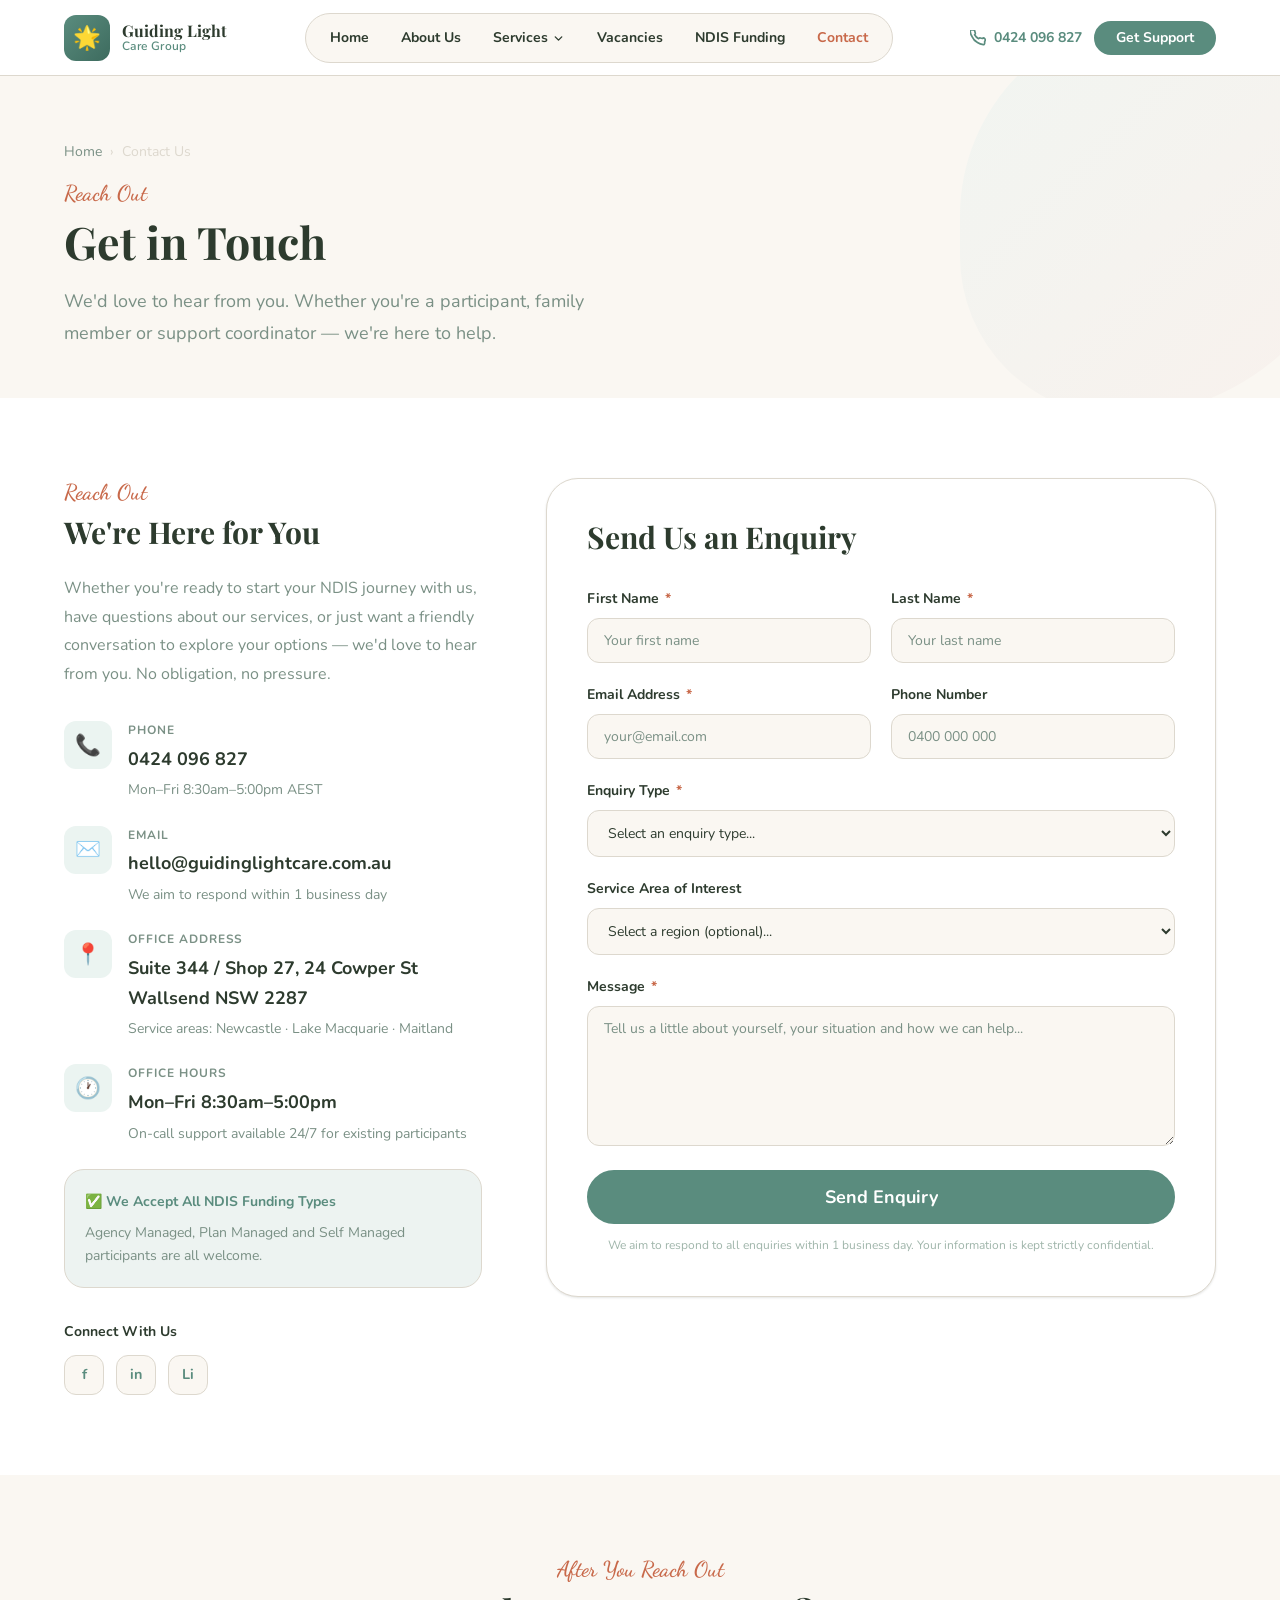
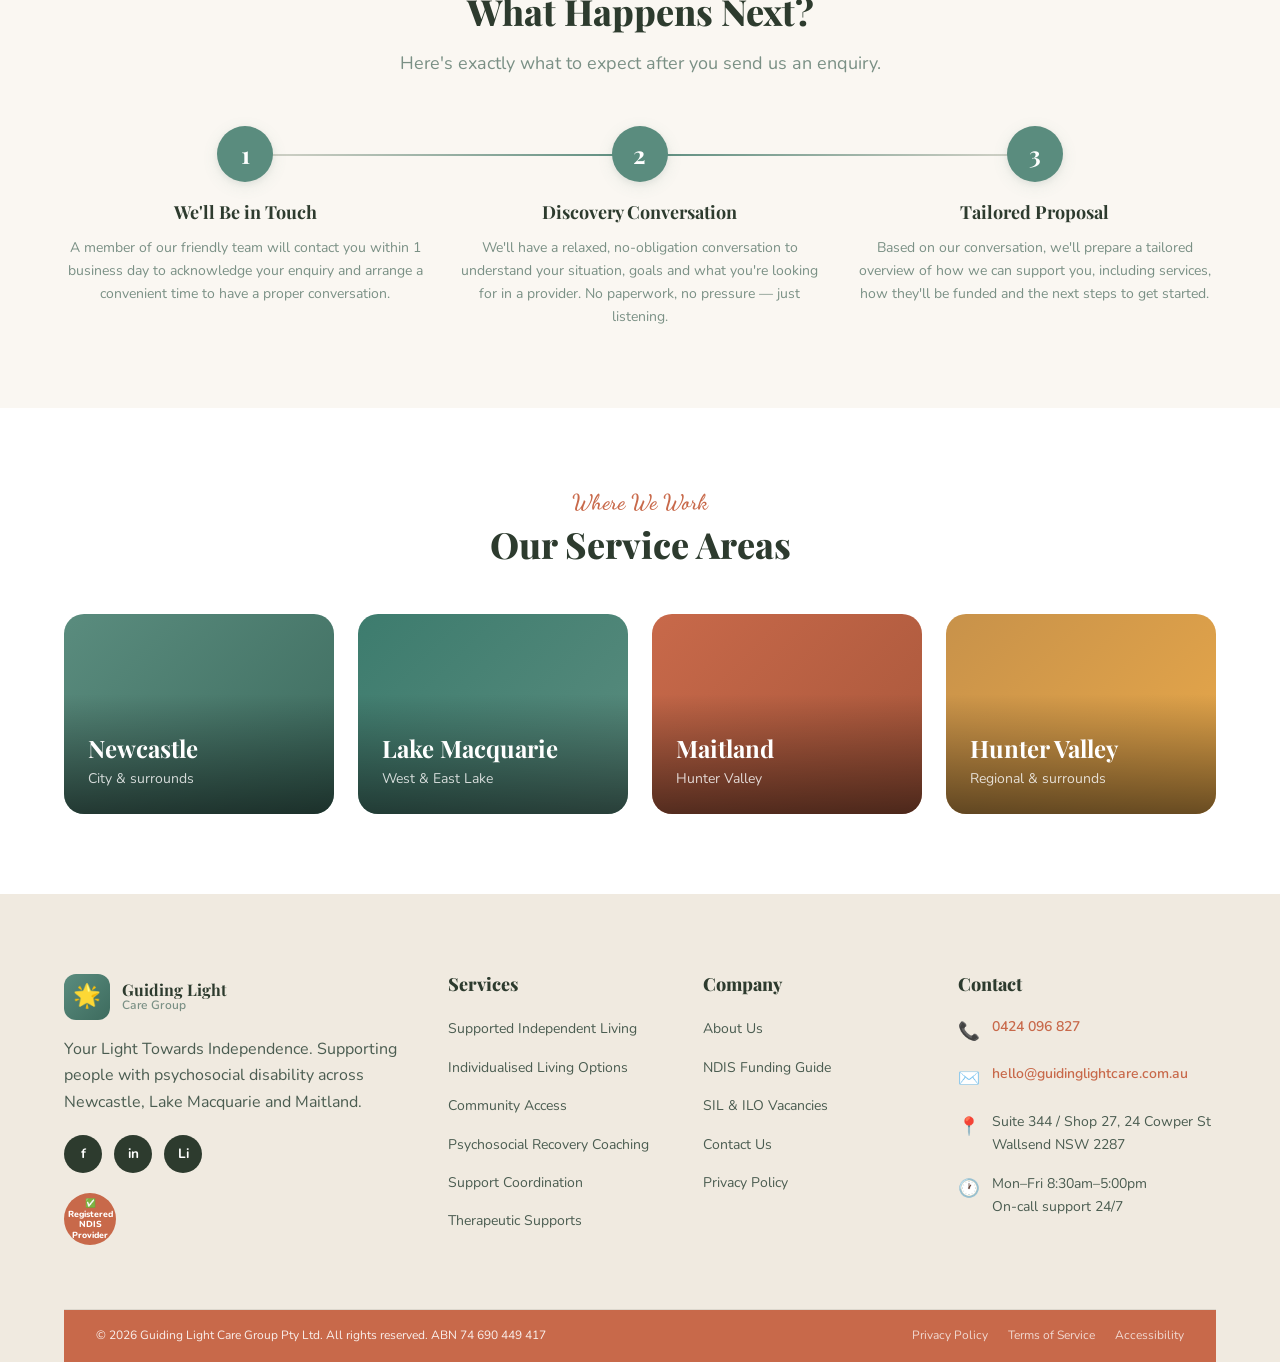
<file: contact.html>
<!DOCTYPE html>
<html lang="en">
<head>
  <meta charset="UTF-8" />
  <meta name="viewport" content="width=device-width, initial-scale=1.0" />
  <title>Contact Us | Guiding Light Care Group</title>
  <meta name="description" content="Contact Guiding Light Care Group — phone, email or enquiry form. We're here to answer your questions about NDIS supports in Newcastle, Lake Macquarie and Maitland." />
  <link rel="preconnect" href="https://fonts.googleapis.com" />
  <link rel="preconnect" href="https://fonts.gstatic.com" crossorigin />
  <link href="https://fonts.googleapis.com/css2?family=Playfair+Display:ital,wght@0,700;0,800;1,700&family=Dancing+Script:wght@600;700&family=Nunito:ital,wght@0,400;0,500;0,600;0,700;0,800;1,400&display=swap" rel="stylesheet" />
  <link rel="stylesheet" href="css/style.css" />
</head>
<body>

  <!-- HEADER -->
  <header class="site-header" id="site-header">
    <nav class="nav-inner">
      <a href="index.html" class="nav-logo">
        <div class="nav-logo-icon">🌟</div>
        <div class="nav-logo-text"><strong>Guiding Light</strong><span>Care Group</span></div>
      </a>
      <ul class="nav-menu">
        <li class="nav-item"><a href="index.html" class="nav-link">Home</a></li>
        <li class="nav-item"><a href="about.html" class="nav-link">About Us</a></li>
        <li class="nav-item has-dropdown">
          <a href="#" class="nav-link" aria-haspopup="true" aria-expanded="false">
            Services
            <svg xmlns="http://www.w3.org/2000/svg" viewBox="0 0 24 24" fill="none" stroke="currentColor" stroke-width="2.5" stroke-linecap="round" stroke-linejoin="round"><polyline points="6 9 12 15 18 9"></polyline></svg>
          </a>
          <ul class="dropdown-menu">
            <li><a href="services/sil.html" class="dropdown-item"><div class="dropdown-icon">🏠</div><div class="dropdown-text"><strong>Supported Independent Living</strong><span>SIL — shared &amp; individual homes</span></div></a></li>
            <li><a href="services/ilo.html" class="dropdown-item"><div class="dropdown-icon">🤝</div><div class="dropdown-text"><strong>Individualised Living Options</strong><span>ILO — flexible living arrangements</span></div></a></li>
            <li><a href="services/community-access.html" class="dropdown-item"><div class="dropdown-icon">🌏</div><div class="dropdown-text"><strong>Community Access</strong><span>Social, recreational &amp; skill-building</span></div></a></li>
            <li><a href="services/psychosocial-recovery.html" class="dropdown-item"><div class="dropdown-icon">💚</div><div class="dropdown-text"><strong>Psychosocial Recovery Coaching</strong><span>Mental health recovery support</span></div></a></li>
            <li><a href="services/support-coordination.html" class="dropdown-item"><div class="dropdown-icon">📋</div><div class="dropdown-text"><strong>Support Coordination</strong><span>Plan implementation &amp; coordination</span></div></a></li>
            <li><a href="services/therapeutic-supports.html" class="dropdown-item"><div class="dropdown-icon">🧠</div><div class="dropdown-text"><strong>Therapeutic Supports</strong><span>Evidence-based therapy &amp; allied health</span></div></a></li>
          </ul>
        </li>
        <li class="nav-item"><a href="availability.html" class="nav-link">Vacancies</a></li>
        <li class="nav-item"><a href="ndis-funding.html" class="nav-link">NDIS Funding</a></li>
        <li class="nav-item"><a href="contact.html" class="nav-link active">Contact</a></li>
      </ul>
      <div class="nav-cta">
        <a href="tel:0424096827" class="nav-phone">
          <svg xmlns="http://www.w3.org/2000/svg" width="16" height="16" viewBox="0 0 24 24" fill="none" stroke="currentColor" stroke-width="2.5" stroke-linecap="round" stroke-linejoin="round"><path d="M22 16.92v3a2 2 0 01-2.18 2 19.79 19.79 0 01-8.63-3.07A19.5 19.5 0 013.07 9.81 19.79 19.79 0 01.22 1.16 2 2 0 012.2 0h3a2 2 0 012 1.72c.127.96.361 1.903.7 2.81a2 2 0 01-.45 2.11L6.91 7.09a16 16 0 006 6l.55-.55a2 2 0 012.11-.45c.907.339 1.85.573 2.81.7A2 2 0 0122 16.92z"></path></svg>
          0424 096 827
        </a>
        <a href="contact.html" class="btn btn--primary btn--sm">Get Support</a>
      </div>
      <button class="nav-hamburger" aria-label="Toggle menu" aria-expanded="false">
        <span></span><span></span><span></span>
      </button>
    </nav>
  </header>

  <!-- INNER HERO -->
  <section class="hero hero--inner">
    <div class="container hero__content">
      <nav class="breadcrumb">
        <a href="index.html">Home</a><span>›</span>
        <span>Contact Us</span>
      </nav>
      <span class="script-label">Reach Out</span>
      <h1 class="hero__inner-title">Get in Touch</h1>
      <p class="hero__inner-sub">We'd love to hear from you. Whether you're a participant, family member or support coordinator — we're here to help.</p>
    </div>
  </section>

  <!-- CONTACT SECTION -->
  <section class="section" aria-labelledby="contact-heading">
    <div class="container">
      <div class="contact-layout">

        <!-- Contact Info -->
        <div class="contact-info-panel fade-in-up">
          <span class="script-label">Reach Out</span>
          <h2 id="contact-heading" style="font-size:var(--font-size-2xl); margin-bottom:var(--space-6);">We're Here for You</h2>
          <p style="color:var(--color-text-light); line-height:1.8; margin-bottom:var(--space-8);">Whether you're ready to start your NDIS journey with us, have questions about our services, or just want a friendly conversation to explore your options — we'd love to hear from you. No obligation, no pressure.</p>

          <div class="contact-detail">
            <div class="contact-detail__icon">📞</div>
            <div>
              <div class="contact-detail__label">Phone</div>
              <div class="contact-detail__value"><a href="tel:0424096827">0424 096 827</a></div>
              <div class="contact-hours">Mon–Fri 8:30am–5:00pm AEST</div>
            </div>
          </div>

          <div class="contact-detail">
            <div class="contact-detail__icon">✉️</div>
            <div>
              <div class="contact-detail__label">Email</div>
              <div class="contact-detail__value"><a href="mailto:hello@guidinglightcare.com.au">hello@guidinglightcare.com.au</a></div>
              <div class="contact-hours">We aim to respond within 1 business day</div>
            </div>
          </div>

          <div class="contact-detail">
            <div class="contact-detail__icon">📍</div>
            <div>
              <div class="contact-detail__label">Office Address</div>
              <div class="contact-detail__value">Suite 344 / Shop 27, 24 Cowper St<br />Wallsend NSW 2287</div>
              <div class="contact-hours">Service areas: Newcastle · Lake Macquarie · Maitland</div>
            </div>
          </div>

          <div class="contact-detail">
            <div class="contact-detail__icon">🕐</div>
            <div>
              <div class="contact-detail__label">Office Hours</div>
              <div class="contact-detail__value">Mon–Fri 8:30am–5:00pm</div>
              <div class="contact-hours">On-call support available 24/7 for existing participants</div>
            </div>
          </div>

          <div style="background:rgba(30,109,82,0.08); border:1px solid var(--color-border); border-radius:var(--radius-lg); padding:var(--space-5); margin-top:var(--space-6);">
            <p style="font-size:var(--font-size-sm); font-weight:700; color:var(--color-primary); margin-bottom:var(--space-2);">✅ We Accept All NDIS Funding Types</p>
            <p style="font-size:var(--font-size-sm); color:var(--color-text-light); margin:0;">Agency Managed, Plan Managed and Self Managed participants are all welcome.</p>
          </div>

          <div style="margin-top:var(--space-8);">
            <p style="font-size:var(--font-size-sm); font-weight:700; color:var(--color-dark); margin-bottom:var(--space-3);">Connect With Us</p>
            <div style="display:flex; gap:var(--space-3);">
              <a href="#" aria-label="Facebook" style="width:40px; height:40px; background:var(--color-bg); border:1px solid var(--color-border); border-radius:var(--radius-md); display:flex; align-items:center; justify-content:center; font-weight:700; font-size:0.9rem; color:var(--color-primary); text-decoration:none; transition:all 0.25s ease;">f</a>
              <a href="#" aria-label="Instagram" style="width:40px; height:40px; background:var(--color-bg); border:1px solid var(--color-border); border-radius:var(--radius-md); display:flex; align-items:center; justify-content:center; font-weight:700; font-size:0.9rem; color:var(--color-primary); text-decoration:none; transition:all 0.25s ease;">in</a>
              <a href="#" aria-label="LinkedIn" style="width:40px; height:40px; background:var(--color-bg); border:1px solid var(--color-border); border-radius:var(--radius-md); display:flex; align-items:center; justify-content:center; font-weight:700; font-size:0.9rem; color:var(--color-primary); text-decoration:none; transition:all 0.25s ease;">Li</a>
            </div>
          </div>
        </div>

        <!-- Contact Form -->
        <div class="fade-in-up delay-2">
          <div class="contact-form">
            <h3>Send Us an Enquiry</h3>
            <form id="contact-form" novalidate>
              <div class="form-grid">
                <div class="form-group">
                  <label for="firstName">First Name <span class="required">*</span></label>
                  <input type="text" id="firstName" name="firstName" class="form-control" placeholder="Your first name" required />
                </div>
                <div class="form-group">
                  <label for="lastName">Last Name <span class="required">*</span></label>
                  <input type="text" id="lastName" name="lastName" class="form-control" placeholder="Your last name" required />
                </div>
                <div class="form-group">
                  <label for="email">Email Address <span class="required">*</span></label>
                  <input type="email" id="email" name="email" class="form-control" placeholder="your@email.com" required />
                </div>
                <div class="form-group">
                  <label for="phone">Phone Number</label>
                  <input type="tel" id="phone" name="phone" class="form-control" placeholder="0400 000 000" />
                </div>
                <div class="form-group form-group--full">
                  <label for="enquiryType">Enquiry Type <span class="required">*</span></label>
                  <select id="enquiryType" name="enquiryType" class="form-control" required>
                    <option value="">Select an enquiry type...</option>
                    <option value="sil">Supported Independent Living (SIL)</option>
                    <option value="ilo">Individualised Living Options (ILO)</option>
                    <option value="community">Community Access</option>
                    <option value="psychosocial">Psychosocial Recovery Coaching</option>
                    <option value="coordination">Support Coordination</option>
                    <option value="therapeutic">Therapeutic Supports</option>
                    <option value="ndis">NDIS Funding Questions</option>
                    <option value="vacancy">SIL/ILO Vacancy Enquiry</option>
                    <option value="general">General Enquiry</option>
                  </select>
                </div>
                <div class="form-group form-group--full">
                  <label for="serviceInterest">Service Area of Interest</label>
                  <select id="serviceInterest" name="serviceInterest" class="form-control">
                    <option value="">Select a region (optional)...</option>
                    <option value="newcastle">Newcastle</option>
                    <option value="lake-macquarie">Lake Macquarie</option>
                    <option value="maitland">Maitland</option>
                    <option value="other">Other / Not Sure</option>
                  </select>
                </div>
                <div class="form-group form-group--full">
                  <label for="message">Message <span class="required">*</span></label>
                  <textarea id="message" name="message" class="form-control" rows="5" placeholder="Tell us a little about yourself, your situation and how we can help..." required></textarea>
                </div>
              </div>
              <div class="form-submit">
                <button type="submit" class="btn btn--primary btn--lg" style="width:100%; justify-content:center;">
                  Send Enquiry
                </button>
                <p style="font-size:var(--font-size-xs); color:var(--color-text-muted); margin-top:var(--space-3);">We aim to respond to all enquiries within 1 business day. Your information is kept strictly confidential.</p>
              </div>
            </form>
            <div class="form-success" id="form-success">
              ✅ Thank you for your enquiry! A member of our team will be in touch within 1 business day. If your matter is urgent, please call us directly on <a href="tel:0424096827" style="color:#1e7e43;">0424 096 827</a>.
            </div>
          </div>
        </div>

      </div>
    </div>
  </section>

  <!-- WHAT HAPPENS NEXT -->
  <section class="section section--alt" aria-labelledby="next-heading">
    <div class="container">
      <div class="section-header text-center">
        <span class="script-label">After You Reach Out</span>
        <h2 class="section-title display-heading" id="next-heading">What Happens Next?</h2>
        <p class="section-subtitle">Here's exactly what to expect after you send us an enquiry.</p>
      </div>
      <div class="steps-grid" style="grid-template-columns: repeat(3, 1fr);">
        <div class="step-item fade-in-up">
          <div class="step-number">1</div>
          <h3 class="step-title">We'll Be in Touch</h3>
          <p class="step-desc">A member of our friendly team will contact you within 1 business day to acknowledge your enquiry and arrange a convenient time to have a proper conversation.</p>
        </div>
        <div class="step-item fade-in-up delay-2">
          <div class="step-number">2</div>
          <h3 class="step-title">Discovery Conversation</h3>
          <p class="step-desc">We'll have a relaxed, no-obligation conversation to understand your situation, goals and what you're looking for in a provider. No paperwork, no pressure — just listening.</p>
        </div>
        <div class="step-item fade-in-up delay-4">
          <div class="step-number">3</div>
          <h3 class="step-title">Tailored Proposal</h3>
          <p class="step-desc">Based on our conversation, we'll prepare a tailored overview of how we can support you, including services, how they'll be funded and the next steps to get started.</p>
        </div>
      </div>
    </div>
  </section>

  <!-- SERVICE AREAS -->
  <section class="section" aria-labelledby="areas-contact-heading">
    <div class="container">
      <div class="section-header text-center">
        <span class="script-label">Where We Work</span>
        <h2 class="section-title display-heading" id="areas-contact-heading">Our Service Areas</h2>
      </div>
      <div class="grid-4">
        <div class="area-card fade-in-up">
          <div class="area-card__bg"></div>
          <div class="area-card__overlay"></div>
          <div class="area-card__content">
            <h3 class="area-card__title">Newcastle</h3>
            <p class="area-card__sub">City &amp; surrounds</p>
          </div>
        </div>
        <div class="area-card fade-in-up delay-1">
          <div class="area-card__bg"></div>
          <div class="area-card__overlay"></div>
          <div class="area-card__content">
            <h3 class="area-card__title">Lake Macquarie</h3>
            <p class="area-card__sub">West &amp; East Lake</p>
          </div>
        </div>
        <div class="area-card fade-in-up delay-2">
          <div class="area-card__bg"></div>
          <div class="area-card__overlay"></div>
          <div class="area-card__content">
            <h3 class="area-card__title">Maitland</h3>
            <p class="area-card__sub">Hunter Valley</p>
          </div>
        </div>
        <div class="area-card fade-in-up delay-3">
          <div class="area-card__bg"></div>
          <div class="area-card__overlay"></div>
          <div class="area-card__content">
            <h3 class="area-card__title">Hunter Valley</h3>
            <p class="area-card__sub">Regional &amp; surrounds</p>
          </div>
        </div>
      </div>
    </div>
  </section>

  <!-- FOOTER -->
  <footer class="site-footer">
    <div class="container">
      <div class="footer-grid">
        <div class="footer-brand">
          <a href="index.html" class="nav-logo">
            <div class="nav-logo-icon">🌟</div>
            <div class="nav-logo-text"><strong>Guiding Light</strong><span>Care Group</span></div>
          </a>
          <p class="footer-tagline">Your Light Towards Independence. Supporting people with psychosocial disability across Newcastle, Lake Macquarie and Maitland.</p>
          <div class="footer-social">
            <a href="#" aria-label="Facebook">f</a>
            <a href="#" aria-label="Instagram">in</a>
            <a href="#" aria-label="LinkedIn">Li</a>
          </div>
          <div class="footer-ndis-badge">✅ Registered NDIS Provider</div>
        </div>
        <div class="footer-col">
          <h4>Services</h4>
          <ul class="footer-links">
            <li><a href="services/sil.html">Supported Independent Living</a></li>
            <li><a href="services/ilo.html">Individualised Living Options</a></li>
            <li><a href="services/community-access.html">Community Access</a></li>
            <li><a href="services/psychosocial-recovery.html">Psychosocial Recovery Coaching</a></li>
            <li><a href="services/support-coordination.html">Support Coordination</a></li>
            <li><a href="services/therapeutic-supports.html">Therapeutic Supports</a></li>
          </ul>
        </div>
        <div class="footer-col">
          <h4>Company</h4>
          <ul class="footer-links">
            <li><a href="about.html">About Us</a></li>
            <li><a href="ndis-funding.html">NDIS Funding Guide</a></li>
            <li><a href="availability.html">SIL &amp; ILO Vacancies</a></li>
            <li><a href="contact.html">Contact Us</a></li>
            <li><a href="#">Privacy Policy</a></li>
          </ul>
        </div>
        <div class="footer-col">
          <h4>Contact</h4>
          <div class="footer-contact-item"><span class="icon">📞</span><a href="tel:0424096827">0424 096 827</a></div>
          <div class="footer-contact-item"><span class="icon">✉️</span><a href="mailto:hello@guidinglightcare.com.au">hello@guidinglightcare.com.au</a></div>
          <div class="footer-contact-item"><span class="icon">📍</span><span>Suite 344 / Shop 27, 24 Cowper St<br />Wallsend NSW 2287</span></div>
          <div class="footer-contact-item"><span class="icon">🕐</span><span>Mon–Fri 8:30am–5:00pm<br />On-call support 24/7</span></div>
        </div>
      </div>
      <div class="footer-bottom">
        <span>© 2026 Guiding Light Care Group Pty Ltd. All rights reserved. ABN 74 690 449 417</span>
        <div class="footer-bottom-links">
          <a href="#">Privacy Policy</a>
          <a href="#">Terms of Service</a>
          <a href="#">Accessibility</a>
        </div>
      </div>
    </div>
  </footer>

  <script src="js/main.js"></script>
</body>
</html>
</file>
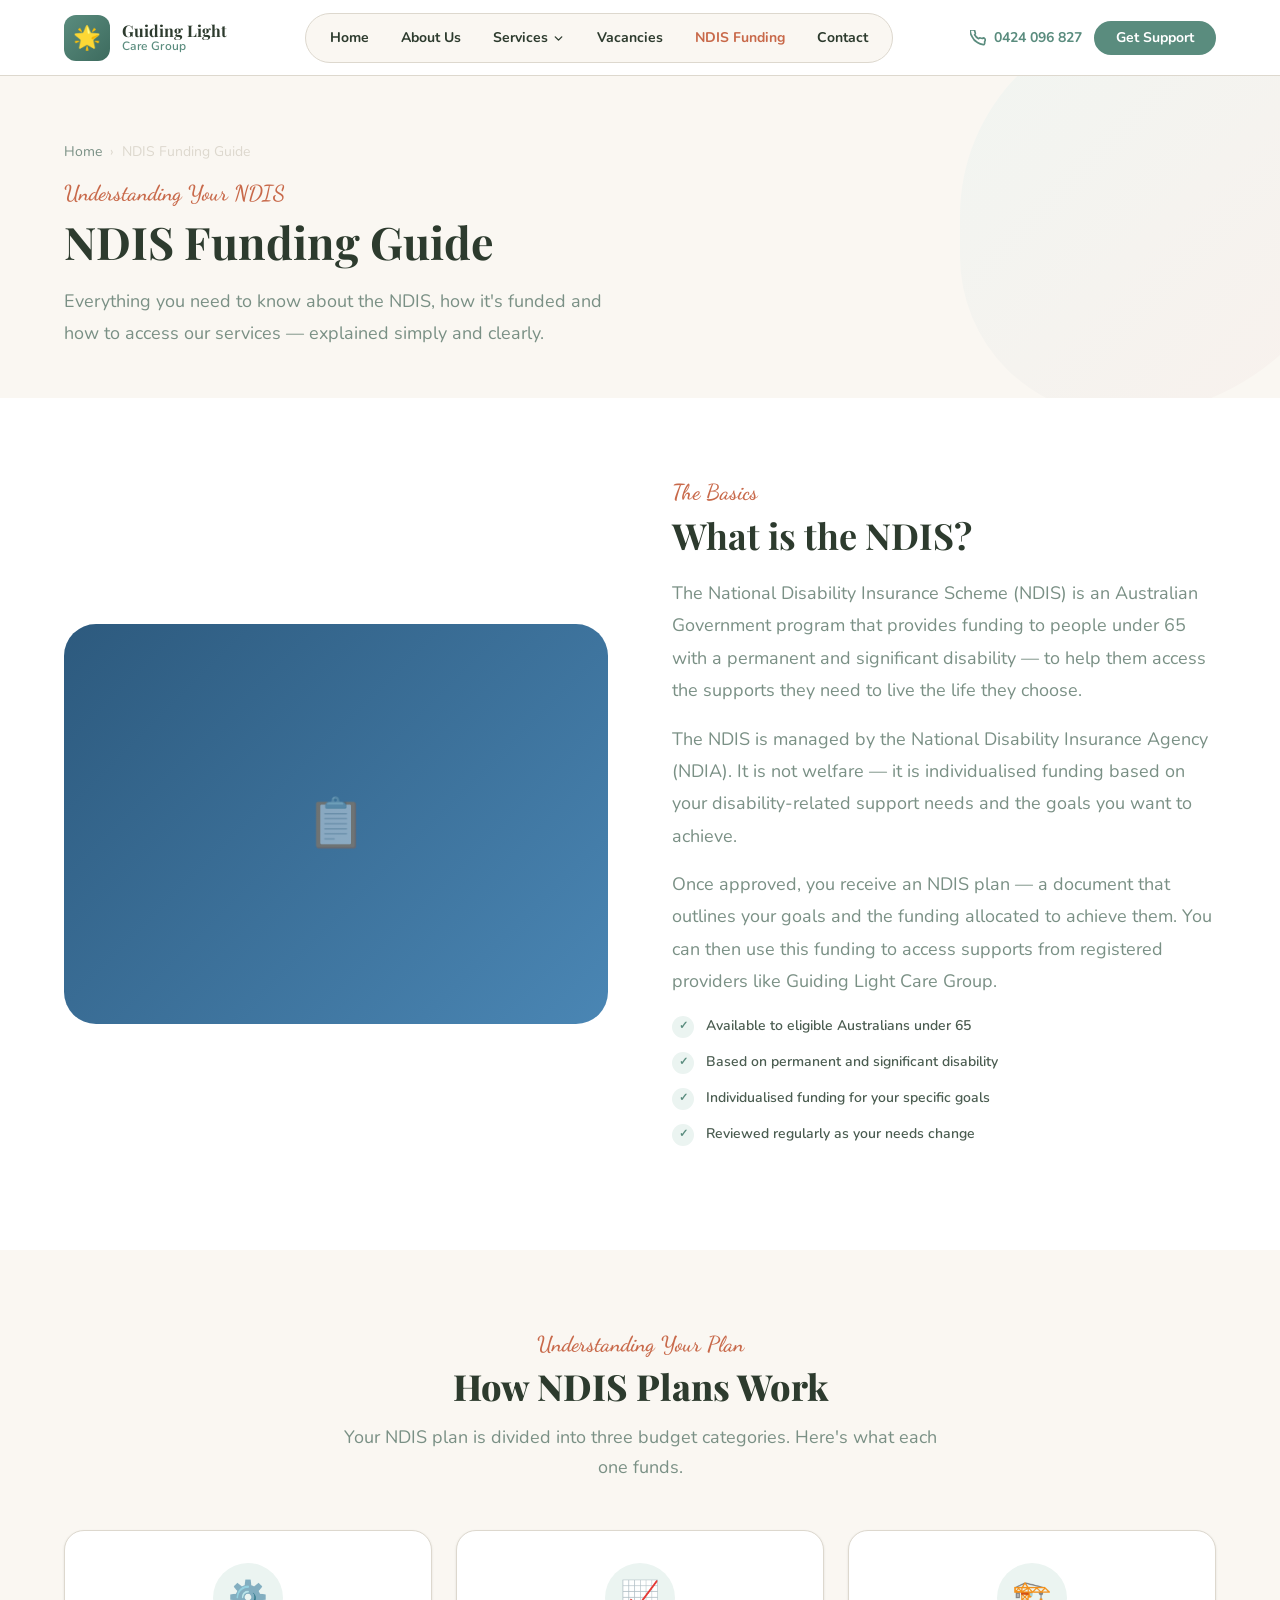
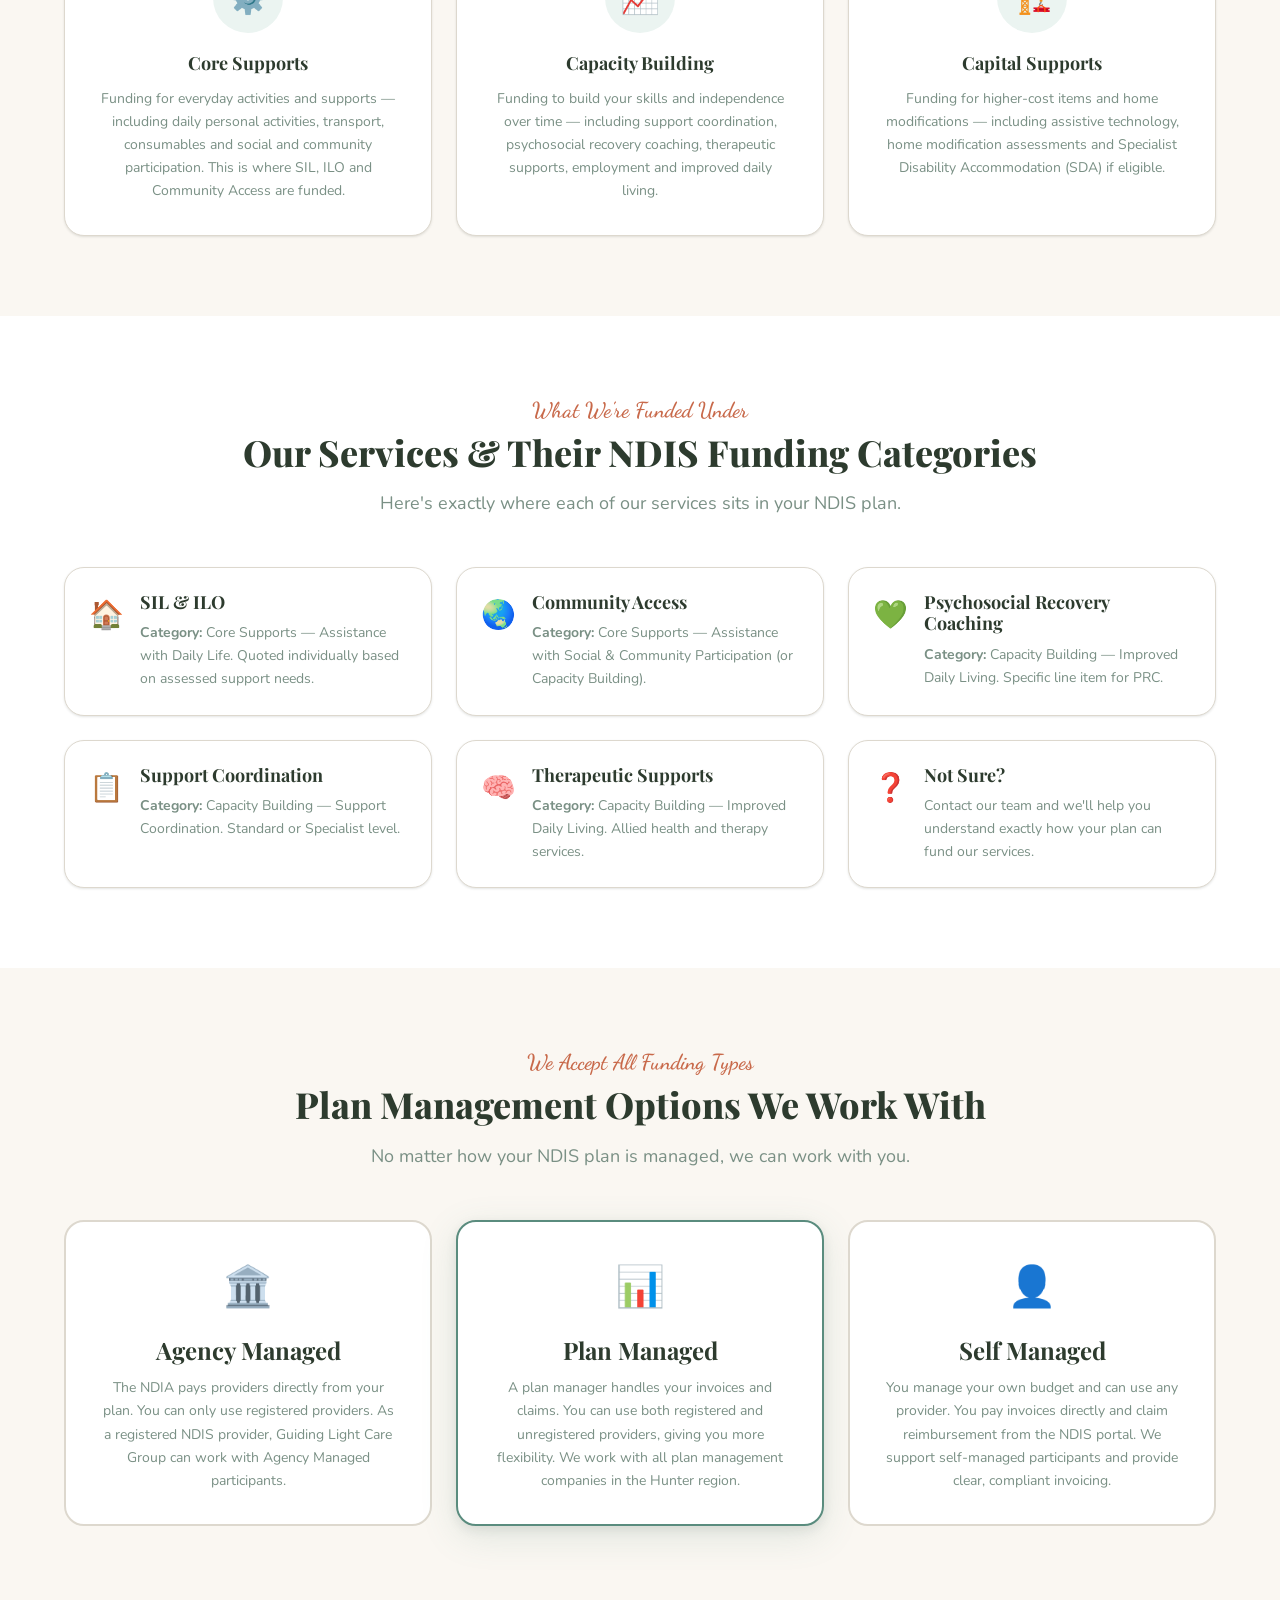
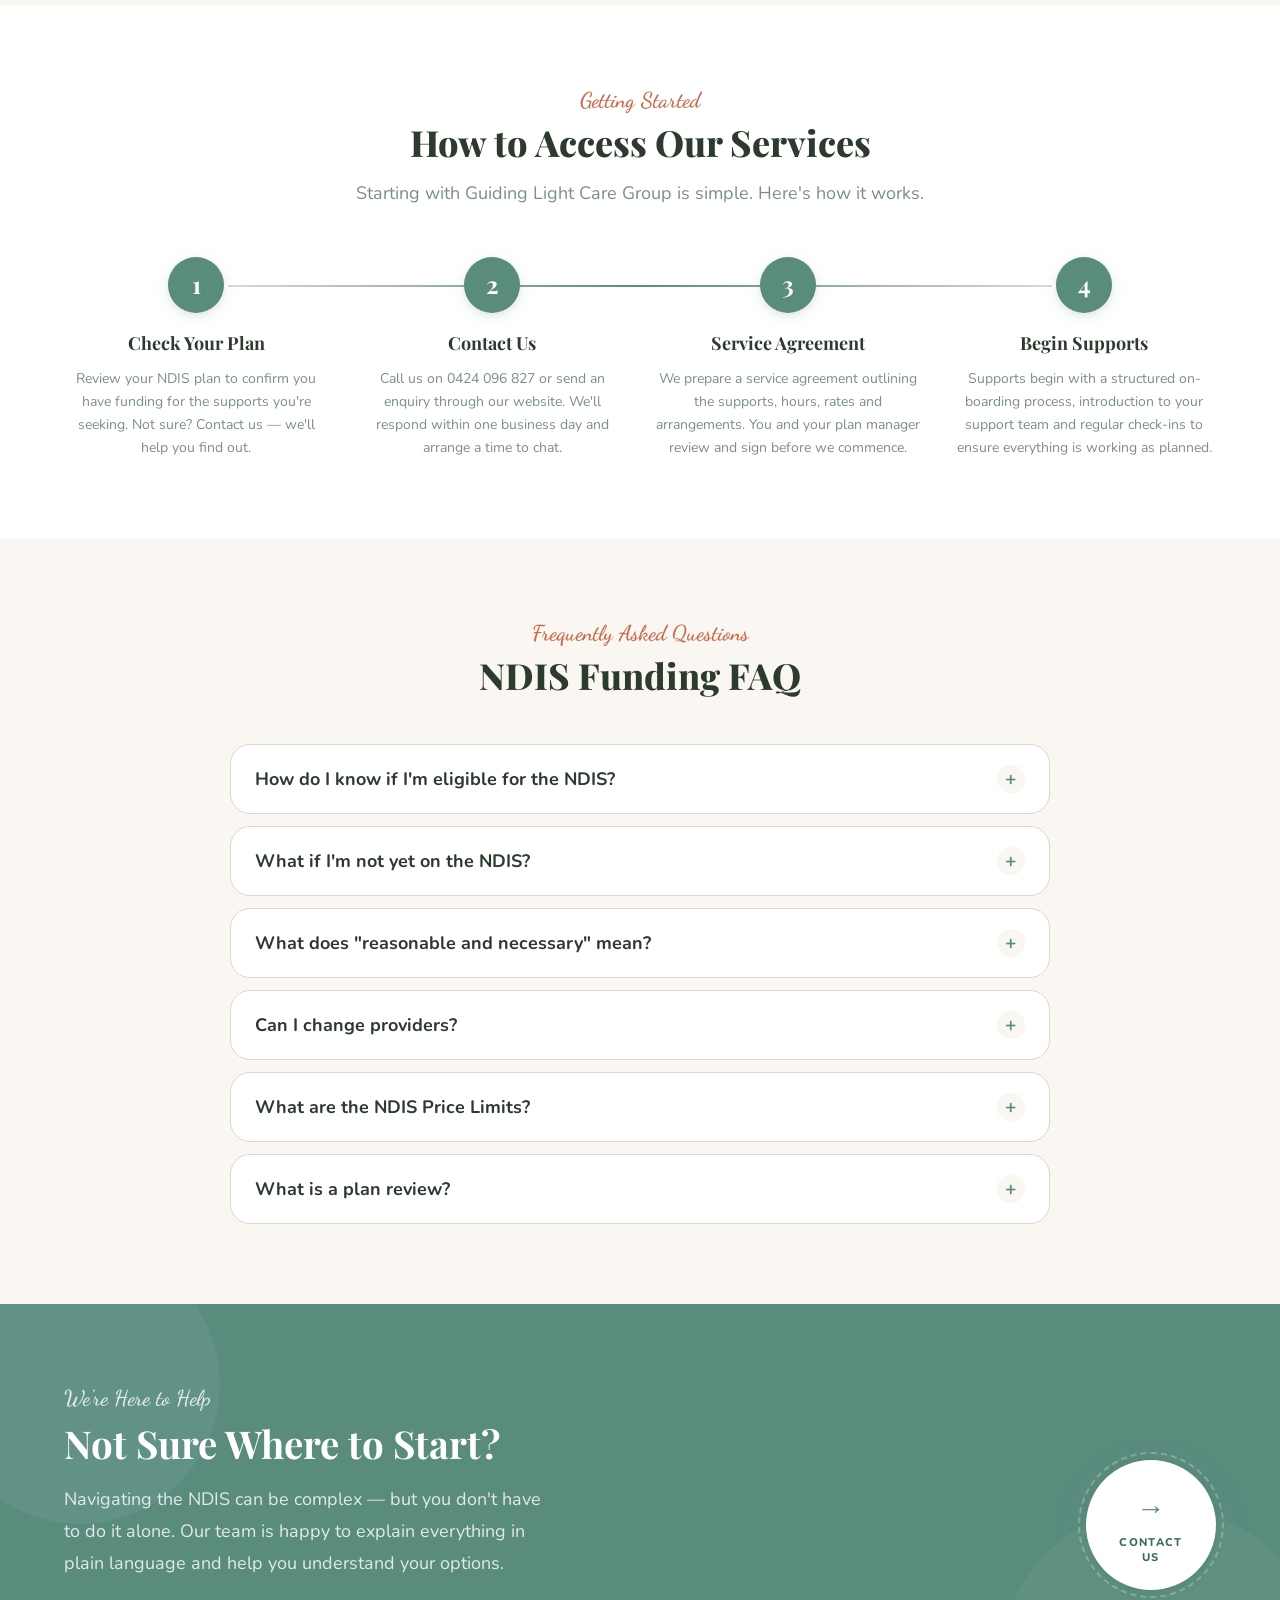
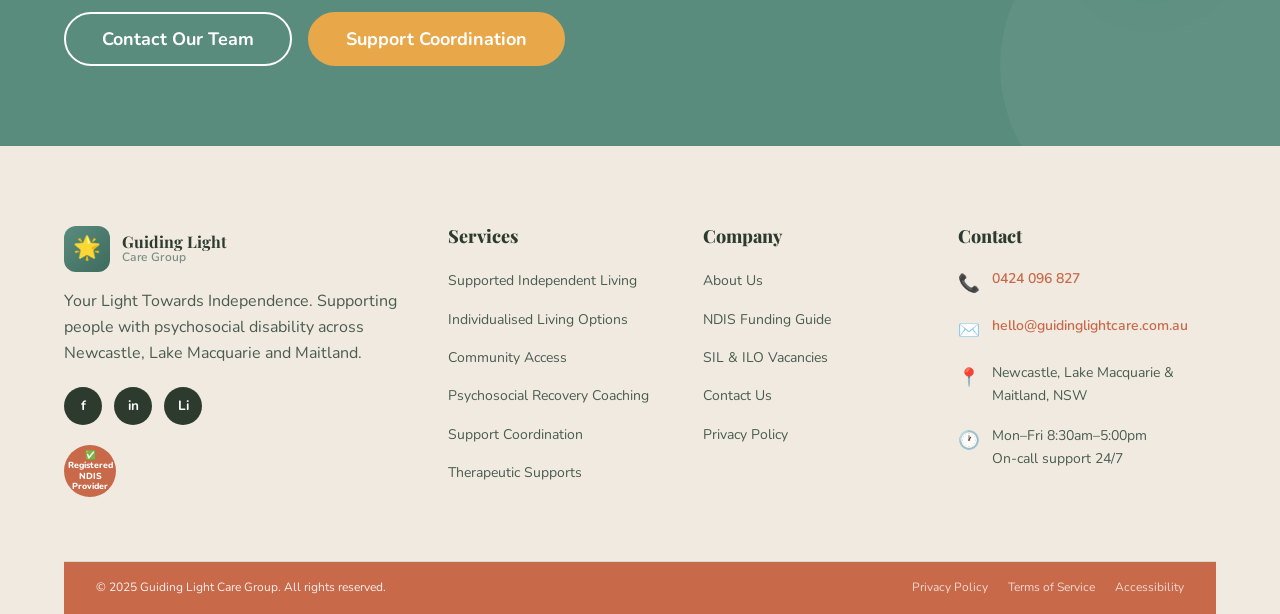
<file: ndis-funding.html>
<!DOCTYPE html>
<html lang="en">
<head>
  <meta charset="UTF-8" />
  <meta name="viewport" content="width=device-width, initial-scale=1.0" />
  <title>NDIS Funding Guide | Guiding Light Care Group</title>
  <meta name="description" content="Understand NDIS funding, how NDIS plans work, and how to access Guiding Light Care Group's services. We accept Agency Managed, Plan Managed and Self Managed funding." />
  <link rel="preconnect" href="https://fonts.googleapis.com" />
  <link rel="preconnect" href="https://fonts.gstatic.com" crossorigin />
  <link href="https://fonts.googleapis.com/css2?family=Playfair+Display:ital,wght@0,700;0,800;1,700&family=Dancing+Script:wght@600;700&family=Nunito:ital,wght@0,400;0,500;0,600;0,700;0,800;1,400&display=swap" rel="stylesheet" />
  <link rel="stylesheet" href="css/style.css" />
</head>
<body>

  <!-- HEADER -->
  <header class="site-header" id="site-header">
    <nav class="nav-inner">
      <a href="index.html" class="nav-logo">
        <div class="nav-logo-icon">🌟</div>
        <div class="nav-logo-text"><strong>Guiding Light</strong><span>Care Group</span></div>
      </a>
      <ul class="nav-menu">
        <li class="nav-item"><a href="index.html" class="nav-link">Home</a></li>
        <li class="nav-item"><a href="about.html" class="nav-link">About Us</a></li>
        <li class="nav-item has-dropdown">
          <a href="#" class="nav-link" aria-haspopup="true" aria-expanded="false">
            Services
            <svg xmlns="http://www.w3.org/2000/svg" viewBox="0 0 24 24" fill="none" stroke="currentColor" stroke-width="2.5" stroke-linecap="round" stroke-linejoin="round"><polyline points="6 9 12 15 18 9"></polyline></svg>
          </a>
          <ul class="dropdown-menu">
            <li><a href="services/sil.html" class="dropdown-item"><div class="dropdown-icon">🏠</div><div class="dropdown-text"><strong>Supported Independent Living</strong><span>SIL — shared &amp; individual homes</span></div></a></li>
            <li><a href="services/ilo.html" class="dropdown-item"><div class="dropdown-icon">🤝</div><div class="dropdown-text"><strong>Individualised Living Options</strong><span>ILO — flexible living arrangements</span></div></a></li>
            <li><a href="services/community-access.html" class="dropdown-item"><div class="dropdown-icon">🌏</div><div class="dropdown-text"><strong>Community Access</strong><span>Social, recreational &amp; skill-building</span></div></a></li>
            <li><a href="services/psychosocial-recovery.html" class="dropdown-item"><div class="dropdown-icon">💚</div><div class="dropdown-text"><strong>Psychosocial Recovery Coaching</strong><span>Mental health recovery support</span></div></a></li>
            <li><a href="services/support-coordination.html" class="dropdown-item"><div class="dropdown-icon">📋</div><div class="dropdown-text"><strong>Support Coordination</strong><span>Plan implementation &amp; coordination</span></div></a></li>
            <li><a href="services/therapeutic-supports.html" class="dropdown-item"><div class="dropdown-icon">🧠</div><div class="dropdown-text"><strong>Therapeutic Supports</strong><span>Evidence-based therapy &amp; allied health</span></div></a></li>
          </ul>
        </li>
        <li class="nav-item"><a href="availability.html" class="nav-link">Vacancies</a></li>
        <li class="nav-item"><a href="ndis-funding.html" class="nav-link active">NDIS Funding</a></li>
        <li class="nav-item"><a href="contact.html" class="nav-link">Contact</a></li>
      </ul>
      <div class="nav-cta">
        <a href="tel:0424096827" class="nav-phone">
          <svg xmlns="http://www.w3.org/2000/svg" width="16" height="16" viewBox="0 0 24 24" fill="none" stroke="currentColor" stroke-width="2.5" stroke-linecap="round" stroke-linejoin="round"><path d="M22 16.92v3a2 2 0 01-2.18 2 19.79 19.79 0 01-8.63-3.07A19.5 19.5 0 013.07 9.81 19.79 19.79 0 01.22 1.16 2 2 0 012.2 0h3a2 2 0 012 1.72c.127.96.361 1.903.7 2.81a2 2 0 01-.45 2.11L6.91 7.09a16 16 0 006 6l.55-.55a2 2 0 012.11-.45c.907.339 1.85.573 2.81.7A2 2 0 0122 16.92z"></path></svg>
          0424 096 827
        </a>
        <a href="contact.html" class="btn btn--primary btn--sm">Get Support</a>
      </div>
      <button class="nav-hamburger" aria-label="Toggle menu" aria-expanded="false">
        <span></span><span></span><span></span>
      </button>
    </nav>
  </header>

  <!-- INNER HERO -->
  <section class="hero hero--inner">
    <div class="container hero__content">
      <nav class="breadcrumb">
        <a href="index.html">Home</a><span>›</span>
        <span>NDIS Funding Guide</span>
      </nav>
      <span class="script-label">Understanding Your NDIS</span>
      <h1 class="hero__inner-title">NDIS Funding Guide</h1>
      <p class="hero__inner-sub">Everything you need to know about the NDIS, how it's funded and how to access our services — explained simply and clearly.</p>
    </div>
  </section>

  <!-- WHAT IS THE NDIS -->
  <section class="section">
    <div class="container">
      <div class="split">
        <div class="split__image fade-in-up">
          <div class="split__image-placeholder img-placeholder img-placeholder--blue" style="min-height:400px;border-radius:1.25rem;">📋</div>
        </div>
        <div class="split__content fade-in-up delay-2">
          <span class="script-label">The Basics</span>
          <h2>What is the NDIS?</h2>
          <p class="lead">The National Disability Insurance Scheme (NDIS) is an Australian Government program that provides funding to people under 65 with a permanent and significant disability — to help them access the supports they need to live the life they choose.</p>
          <p>The NDIS is managed by the National Disability Insurance Agency (NDIA). It is not welfare — it is individualised funding based on your disability-related support needs and the goals you want to achieve.</p>
          <p>Once approved, you receive an NDIS plan — a document that outlines your goals and the funding allocated to achieve them. You can then use this funding to access supports from registered providers like Guiding Light Care Group.</p>
          <ul class="value-list" style="margin-top:1rem;">
            <li class="value-item">Available to eligible Australians under 65</li>
            <li class="value-item">Based on permanent and significant disability</li>
            <li class="value-item">Individualised funding for your specific goals</li>
            <li class="value-item">Reviewed regularly as your needs change</li>
          </ul>
        </div>
      </div>
    </div>
  </section>

  <!-- HOW PLANS WORK -->
  <section class="section section--alt">
    <div class="container">
      <div class="section-header text-center">
        <span class="script-label">Understanding Your Plan</span>
        <h2 class="section-title display-heading">How NDIS Plans Work</h2>
        <p class="section-subtitle">Your NDIS plan is divided into three budget categories. Here's what each one funds.</p>
      </div>
      <div class="grid-3">
        <div class="why-card fade-in-up">
          <div class="why-card__icon">⚙️</div>
          <h3 class="why-card__title">Core Supports</h3>
          <p class="why-card__desc">Funding for everyday activities and supports — including daily personal activities, transport, consumables and social and community participation. This is where SIL, ILO and Community Access are funded.</p>
        </div>
        <div class="why-card fade-in-up delay-2">
          <div class="why-card__icon">📈</div>
          <h3 class="why-card__title">Capacity Building</h3>
          <p class="why-card__desc">Funding to build your skills and independence over time — including support coordination, psychosocial recovery coaching, therapeutic supports, employment and improved daily living.</p>
        </div>
        <div class="why-card fade-in-up delay-4">
          <div class="why-card__icon">🏗️</div>
          <h3 class="why-card__title">Capital Supports</h3>
          <p class="why-card__desc">Funding for higher-cost items and home modifications — including assistive technology, home modification assessments and Specialist Disability Accommodation (SDA) if eligible.</p>
        </div>
      </div>
    </div>
  </section>

  <!-- SUPPORT CATEGORIES -->
  <section class="section">
    <div class="container">
      <div class="section-header text-center">
        <span class="script-label">What We're Funded Under</span>
        <h2 class="section-title display-heading">Our Services &amp; Their NDIS Funding Categories</h2>
        <p class="section-subtitle">Here's exactly where each of our services sits in your NDIS plan.</p>
      </div>
      <div class="grid-3">
        <div class="registration-card fade-in-up">
          <div class="registration-card__icon">🏠</div>
          <div class="registration-card__content">
            <h4>SIL &amp; ILO</h4>
            <p><strong>Category:</strong> Core Supports — Assistance with Daily Life. Quoted individually based on assessed support needs.</p>
          </div>
        </div>
        <div class="registration-card fade-in-up delay-1">
          <div class="registration-card__icon">🌏</div>
          <div class="registration-card__content">
            <h4>Community Access</h4>
            <p><strong>Category:</strong> Core Supports — Assistance with Social &amp; Community Participation (or Capacity Building).</p>
          </div>
        </div>
        <div class="registration-card fade-in-up delay-2">
          <div class="registration-card__icon">💚</div>
          <div class="registration-card__content">
            <h4>Psychosocial Recovery Coaching</h4>
            <p><strong>Category:</strong> Capacity Building — Improved Daily Living. Specific line item for PRC.</p>
          </div>
        </div>
        <div class="registration-card fade-in-up delay-3">
          <div class="registration-card__icon">📋</div>
          <div class="registration-card__content">
            <h4>Support Coordination</h4>
            <p><strong>Category:</strong> Capacity Building — Support Coordination. Standard or Specialist level.</p>
          </div>
        </div>
        <div class="registration-card fade-in-up delay-4">
          <div class="registration-card__icon">🧠</div>
          <div class="registration-card__content">
            <h4>Therapeutic Supports</h4>
            <p><strong>Category:</strong> Capacity Building — Improved Daily Living. Allied health and therapy services.</p>
          </div>
        </div>
        <div class="registration-card fade-in-up delay-5">
          <div class="registration-card__icon">❓</div>
          <div class="registration-card__content">
            <h4>Not Sure?</h4>
            <p>Contact our team and we'll help you understand exactly how your plan can fund our services.</p>
          </div>
        </div>
      </div>
    </div>
  </section>

  <!-- PLAN MANAGEMENT TYPES -->
  <section class="section section--alt">
    <div class="container">
      <div class="section-header text-center">
        <span class="script-label">We Accept All Funding Types</span>
        <h2 class="section-title display-heading">Plan Management Options We Work With</h2>
        <p class="section-subtitle">No matter how your NDIS plan is managed, we can work with you.</p>
      </div>
      <div class="grid-3">
        <div class="plan-card fade-in-up">
          <div class="plan-card__icon">🏛️</div>
          <h3 class="plan-card__title">Agency Managed</h3>
          <p class="plan-card__desc">The NDIA pays providers directly from your plan. You can only use registered providers. As a registered NDIS provider, Guiding Light Care Group can work with Agency Managed participants.</p>
        </div>
        <div class="plan-card plan-card--featured fade-in-up delay-2">
          <div class="plan-card__icon">📊</div>
          <h3 class="plan-card__title">Plan Managed</h3>
          <p class="plan-card__desc">A plan manager handles your invoices and claims. You can use both registered and unregistered providers, giving you more flexibility. We work with all plan management companies in the Hunter region.</p>
        </div>
        <div class="plan-card fade-in-up delay-4">
          <div class="plan-card__icon">👤</div>
          <h3 class="plan-card__title">Self Managed</h3>
          <p class="plan-card__desc">You manage your own budget and can use any provider. You pay invoices directly and claim reimbursement from the NDIS portal. We support self-managed participants and provide clear, compliant invoicing.</p>
        </div>
      </div>
    </div>
  </section>

  <!-- HOW TO ACCESS OUR SERVICES -->
  <section class="section">
    <div class="container">
      <div class="section-header text-center">
        <span class="script-label">Getting Started</span>
        <h2 class="section-title display-heading">How to Access Our Services</h2>
        <p class="section-subtitle">Starting with Guiding Light Care Group is simple. Here's how it works.</p>
      </div>
      <div class="steps-grid">
        <div class="step-item fade-in-up">
          <div class="step-number">1</div>
          <h3 class="step-title">Check Your Plan</h3>
          <p class="step-desc">Review your NDIS plan to confirm you have funding for the supports you're seeking. Not sure? Contact us — we'll help you find out.</p>
        </div>
        <div class="step-item fade-in-up delay-1">
          <div class="step-number">2</div>
          <h3 class="step-title">Contact Us</h3>
          <p class="step-desc">Call us on 0424 096 827 or send an enquiry through our website. We'll respond within one business day and arrange a time to chat.</p>
        </div>
        <div class="step-item fade-in-up delay-2">
          <div class="step-number">3</div>
          <h3 class="step-title">Service Agreement</h3>
          <p class="step-desc">We prepare a service agreement outlining the supports, hours, rates and arrangements. You and your plan manager review and sign before we commence.</p>
        </div>
        <div class="step-item fade-in-up delay-3">
          <div class="step-number">4</div>
          <h3 class="step-title">Begin Supports</h3>
          <p class="step-desc">Supports begin with a structured on-boarding process, introduction to your support team and regular check-ins to ensure everything is working as planned.</p>
        </div>
      </div>
    </div>
  </section>

  <!-- FAQ -->
  <section class="section section--alt">
    <div class="container">
      <div class="section-header text-center">
        <span class="script-label">Frequently Asked Questions</span>
        <h2 class="section-title display-heading">NDIS Funding FAQ</h2>
      </div>
      <div class="faq-list">
        <div class="faq-item">
          <button class="faq-question">How do I know if I'm eligible for the NDIS?<span class="faq-icon">+</span></button>
          <div class="faq-answer"><div class="faq-answer-inner">To be eligible for the NDIS you must: be under 65 years old when you first apply; be an Australian citizen, permanent resident or holder of a Protected Special Category Visa; and have a permanent disability that significantly affects your ability to take part in everyday activities. You can check your eligibility on the NDIS website (ndis.gov.au) or contact the NDIS on 1800 800 110.</div></div>
        </div>
        <div class="faq-item">
          <button class="faq-question">What if I'm not yet on the NDIS?<span class="faq-icon">+</span></button>
          <div class="faq-answer"><div class="faq-answer-inner">If you're not yet on the NDIS, we can still help you understand the process and, in some cases, assist you to prepare your application. Contact us and our team will discuss your situation and point you in the right direction — including connecting you with your local NDIS LAC (Local Area Coordinator).</div></div>
        </div>
        <div class="faq-item">
          <button class="faq-question">What does "reasonable and necessary" mean?<span class="faq-icon">+</span></button>
          <div class="faq-answer"><div class="faq-answer-inner">"Reasonable and necessary" is the NDIS's test for what supports it will fund. A support must be related to your disability, not something that would typically be provided by family or funded by another system (like health or education), represent value for money, and help you pursue your goals or build independence. Our team can help you understand what is and isn't likely to be funded in your situation.</div></div>
        </div>
        <div class="faq-item">
          <button class="faq-question">Can I change providers?<span class="faq-icon">+</span></button>
          <div class="faq-answer"><div class="faq-answer-inner">Yes — you have the right to change providers at any time. Your service agreement will specify the notice period required. Generally, 2–4 weeks notice is standard. Changing providers does not affect your NDIS plan or funding — your funding stays with you, not your provider.</div></div>
        </div>
        <div class="faq-item">
          <button class="faq-question">What are the NDIS Price Limits?<span class="faq-icon">+</span></button>
          <div class="faq-answer"><div class="faq-answer-inner">The NDIS sets maximum prices (Price Limits) for most support categories through its Pricing Arrangements and Price Limits document, updated annually. Providers cannot charge more than these limits. We always charge within NDIS Price Limits and are transparent about our rates in our service agreements. We can provide you with our current rate schedule on request.</div></div>
        </div>
        <div class="faq-item">
          <button class="faq-question">What is a plan review?<span class="faq-icon">+</span></button>
          <div class="faq-answer"><div class="faq-answer-inner">NDIS plans are reviewed periodically — typically every 12 months, but sometimes more or less frequently. At a plan review, your goals, support needs and funding are reassessed. It's an opportunity to increase, decrease or change your funding. We support our participants and their coordinators to prepare for plan reviews with progress evidence and updated support needs documentation.</div></div>
        </div>
      </div>
    </div>
  </section>

  <!-- CTA -->
  <section class="cta-banner">
    <div class="container">
      <div class="cta-banner__inner">
        <div class="cta-banner__left">
          <span class="script-label" style="color:rgba(255,255,255,0.8);">We're Here to Help</span>
          <h2>Not Sure Where to Start?</h2>
          <p>Navigating the NDIS can be complex — but you don't have to do it alone. Our team is happy to explain everything in plain language and help you understand your options.</p>
          <div class="btn-group">
            <a href="contact.html" class="btn btn--outline-white btn--lg">Contact Our Team</a>
            <a href="services/support-coordination.html" class="btn btn--accent btn--lg">Support Coordination</a>
          </div>
        </div>
        <a href="contact.html" class="cta-contact-badge" aria-label="Contact us">
          <span class="cta-contact-badge__arrow">→</span>
          <span class="cta-contact-badge__label">Contact<br />Us</span>
        </a>
      </div>
    </div>
  </section>

  <!-- FOOTER -->
  <footer class="site-footer">
    <div class="container">
      <div class="footer-grid">
        <div class="footer-brand">
          <a href="index.html" class="nav-logo">
            <div class="nav-logo-icon">🌟</div>
            <div class="nav-logo-text"><strong>Guiding Light</strong><span>Care Group</span></div>
          </a>
          <p class="footer-tagline">Your Light Towards Independence. Supporting people with psychosocial disability across Newcastle, Lake Macquarie and Maitland.</p>
          <div class="footer-social"><a href="#" aria-label="Facebook">f</a><a href="#" aria-label="Instagram">in</a><a href="#" aria-label="LinkedIn">Li</a></div>
          <div class="footer-ndis-badge">✅ Registered NDIS Provider</div>
        </div>
        <div class="footer-col">
          <h4>Services</h4>
          <ul class="footer-links">
            <li><a href="services/sil.html">Supported Independent Living</a></li>
            <li><a href="services/ilo.html">Individualised Living Options</a></li>
            <li><a href="services/community-access.html">Community Access</a></li>
            <li><a href="services/psychosocial-recovery.html">Psychosocial Recovery Coaching</a></li>
            <li><a href="services/support-coordination.html">Support Coordination</a></li>
            <li><a href="services/therapeutic-supports.html">Therapeutic Supports</a></li>
          </ul>
        </div>
        <div class="footer-col">
          <h4>Company</h4>
          <ul class="footer-links">
            <li><a href="about.html">About Us</a></li>
            <li><a href="ndis-funding.html">NDIS Funding Guide</a></li>
            <li><a href="availability.html">SIL &amp; ILO Vacancies</a></li>
            <li><a href="contact.html">Contact Us</a></li>
            <li><a href="#">Privacy Policy</a></li>
          </ul>
        </div>
        <div class="footer-col">
          <h4>Contact</h4>
          <div class="footer-contact-item"><span class="icon">📞</span><a href="tel:0424096827">0424 096 827</a></div>
          <div class="footer-contact-item"><span class="icon">✉️</span><a href="mailto:hello@guidinglightcare.com.au">hello@guidinglightcare.com.au</a></div>
          <div class="footer-contact-item"><span class="icon">📍</span><span>Newcastle, Lake Macquarie &amp; Maitland, NSW</span></div>
          <div class="footer-contact-item"><span class="icon">🕐</span><span>Mon–Fri 8:30am–5:00pm<br />On-call support 24/7</span></div>
        </div>
      </div>
      <div class="footer-bottom">
        <span>© 2025 Guiding Light Care Group. All rights reserved.</span>
        <div class="footer-bottom-links">
          <a href="#">Privacy Policy</a>
          <a href="#">Terms of Service</a>
          <a href="#">Accessibility</a>
        </div>
      </div>
    </div>
  </footer>

  <script src="js/main.js"></script>
</body>
</html>
</file>
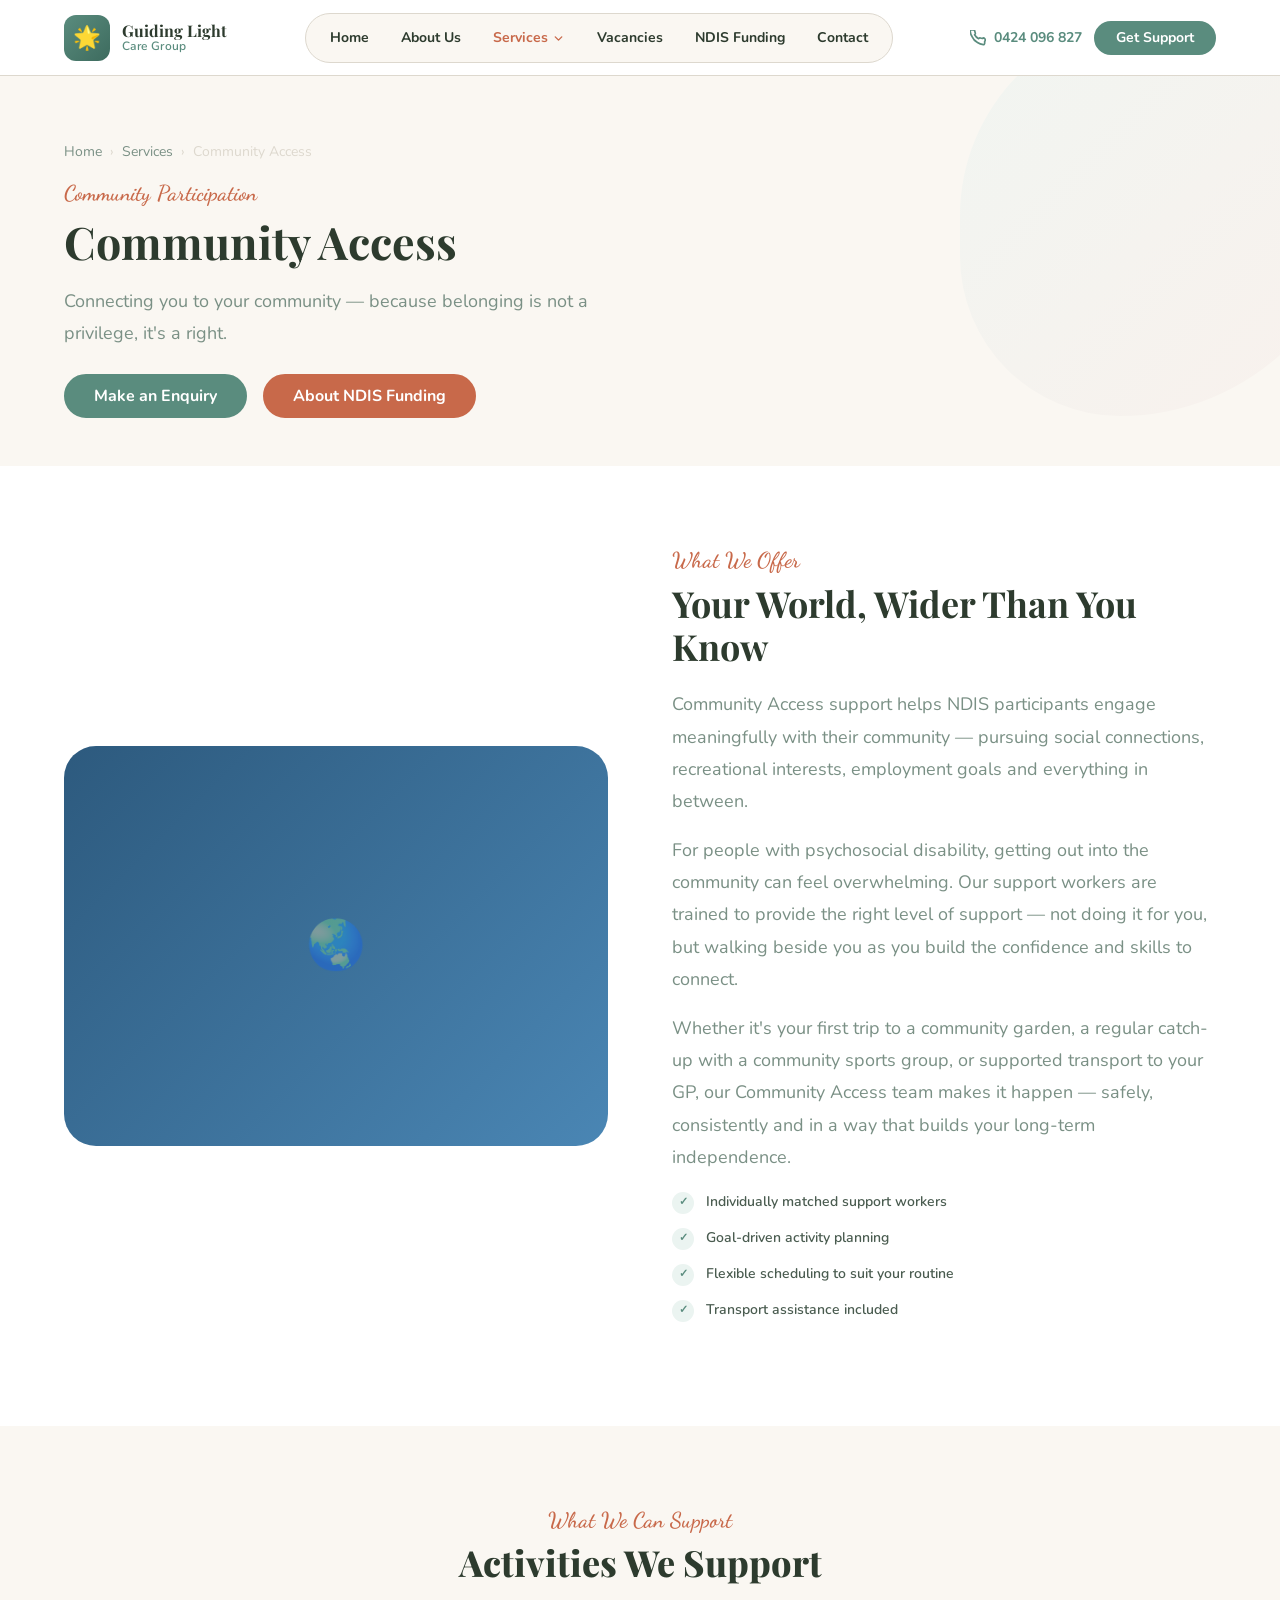
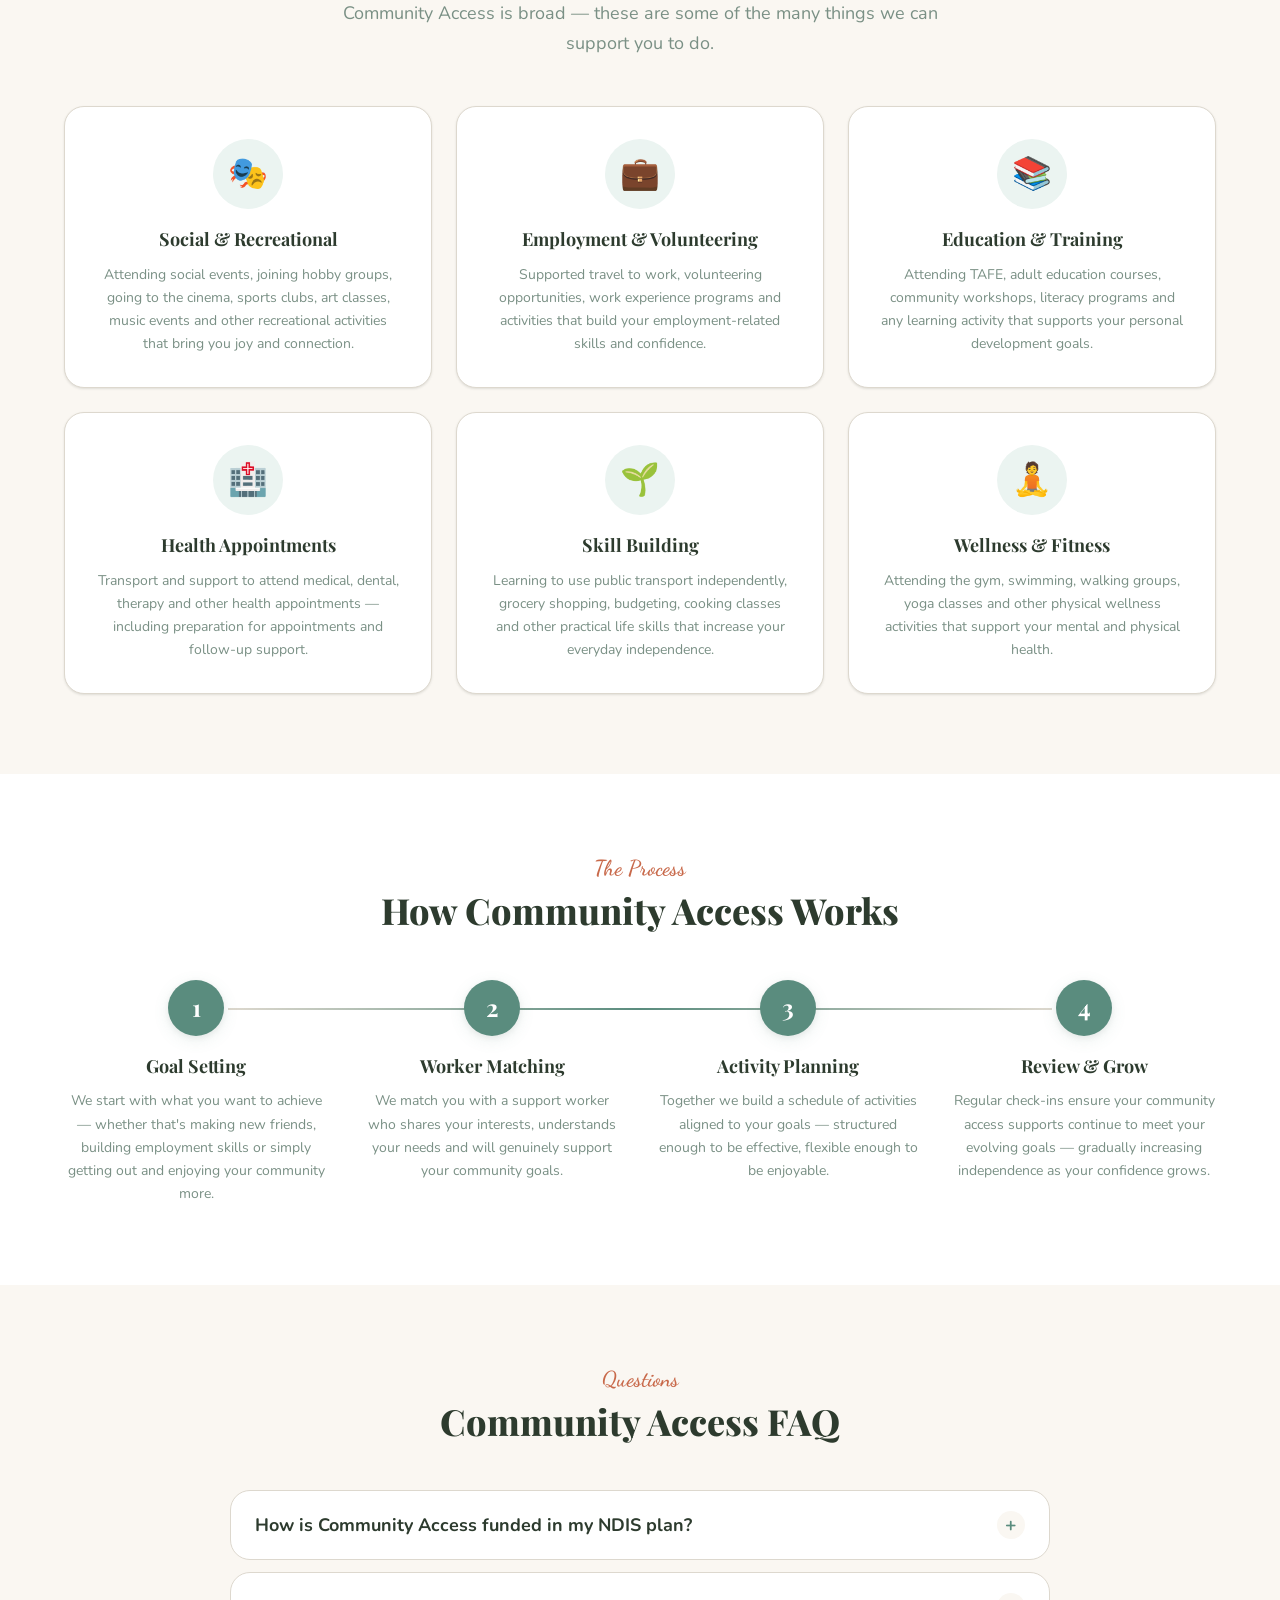
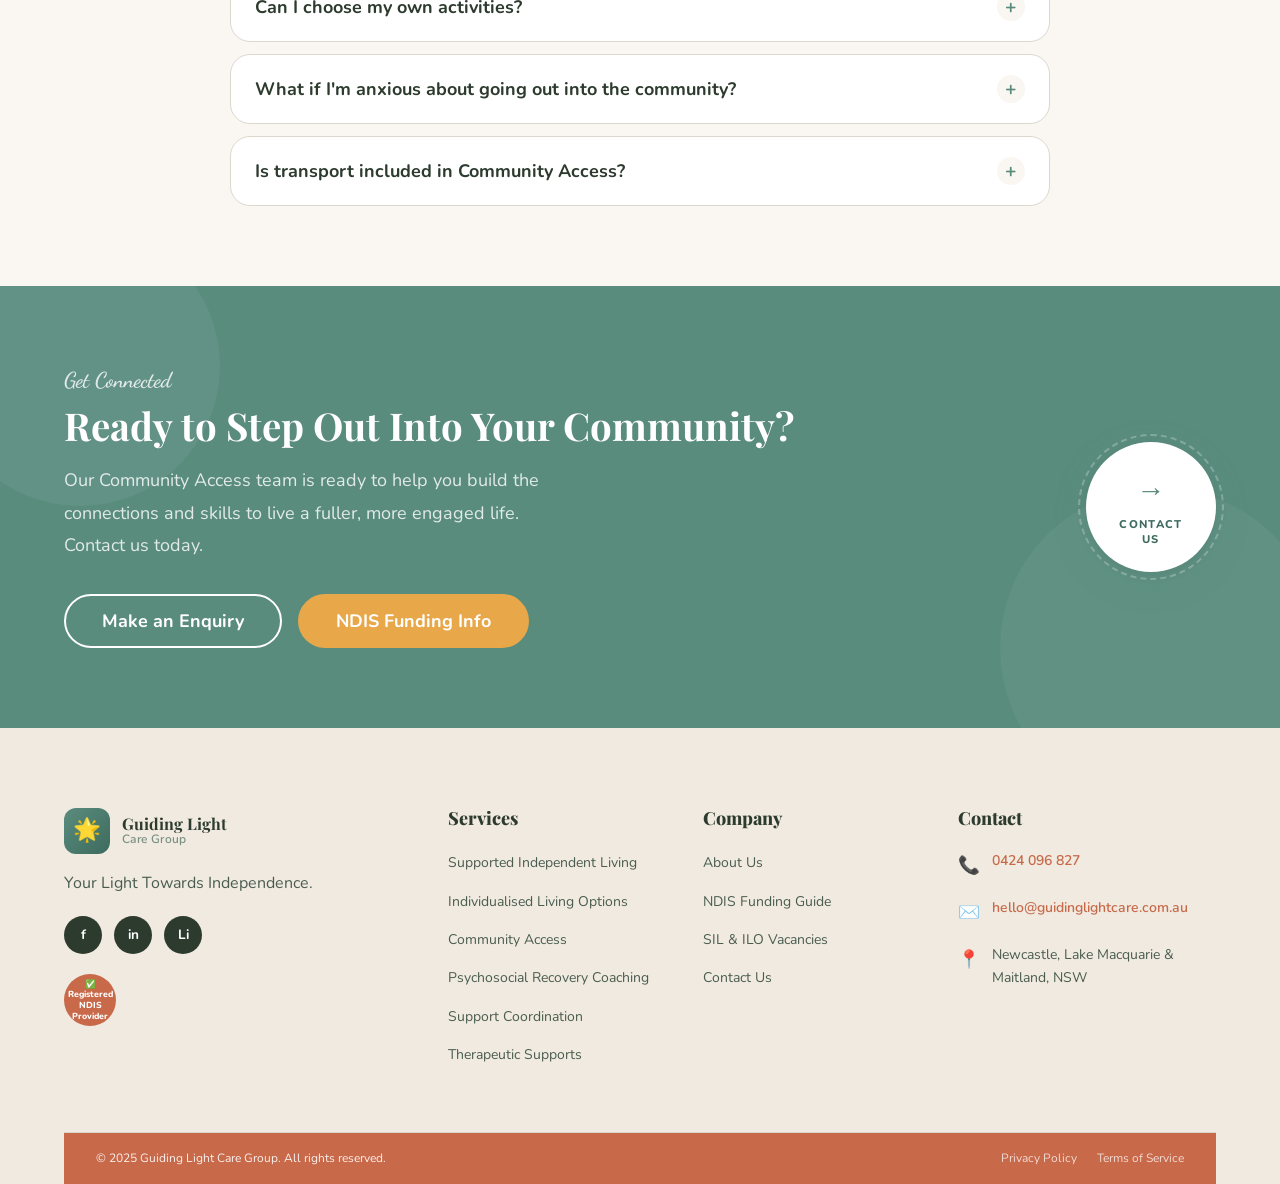
<file: services/community-access.html>
<!DOCTYPE html>
<html lang="en">
<head>
  <meta charset="UTF-8" />
  <meta name="viewport" content="width=device-width, initial-scale=1.0" />
  <title>Community Access | Guiding Light Care Group</title>
  <meta name="description" content="NDIS Community Access support from Guiding Light Care Group — helping participants engage in social, recreational, employment and educational activities across Newcastle and the Hunter." />
  <link rel="preconnect" href="https://fonts.googleapis.com" />
  <link rel="preconnect" href="https://fonts.gstatic.com" crossorigin />
  <link href="https://fonts.googleapis.com/css2?family=Playfair+Display:ital,wght@0,700;0,800;1,700&family=Dancing+Script:wght@600;700&family=Nunito:ital,wght@0,400;0,500;0,600;0,700;0,800;1,400&display=swap" rel="stylesheet" />
  <link rel="stylesheet" href="../css/style.css" />
</head>
<body>

  <!-- HEADER -->
  <header class="site-header" id="site-header">
    <nav class="nav-inner">
      <a href="../index.html" class="nav-logo">
        <div class="nav-logo-icon">🌟</div>
        <div class="nav-logo-text"><strong>Guiding Light</strong><span>Care Group</span></div>
      </a>
      <ul class="nav-menu">
        <li class="nav-item"><a href="../index.html" class="nav-link">Home</a></li>
        <li class="nav-item"><a href="../about.html" class="nav-link">About Us</a></li>
        <li class="nav-item has-dropdown">
          <a href="#" class="nav-link active" aria-haspopup="true" aria-expanded="false">
            Services
            <svg xmlns="http://www.w3.org/2000/svg" viewBox="0 0 24 24" fill="none" stroke="currentColor" stroke-width="2.5" stroke-linecap="round" stroke-linejoin="round"><polyline points="6 9 12 15 18 9"></polyline></svg>
          </a>
          <ul class="dropdown-menu">
            <li><a href="sil.html" class="dropdown-item"><div class="dropdown-icon">🏠</div><div class="dropdown-text"><strong>Supported Independent Living</strong><span>SIL — shared &amp; individual homes</span></div></a></li>
            <li><a href="ilo.html" class="dropdown-item"><div class="dropdown-icon">🤝</div><div class="dropdown-text"><strong>Individualised Living Options</strong><span>ILO — flexible living arrangements</span></div></a></li>
            <li><a href="community-access.html" class="dropdown-item"><div class="dropdown-icon">🌏</div><div class="dropdown-text"><strong>Community Access</strong><span>Social, recreational &amp; skill-building</span></div></a></li>
            <li><a href="psychosocial-recovery.html" class="dropdown-item"><div class="dropdown-icon">💚</div><div class="dropdown-text"><strong>Psychosocial Recovery Coaching</strong><span>Mental health recovery support</span></div></a></li>
            <li><a href="support-coordination.html" class="dropdown-item"><div class="dropdown-icon">📋</div><div class="dropdown-text"><strong>Support Coordination</strong><span>Plan implementation &amp; coordination</span></div></a></li>
            <li><a href="therapeutic-supports.html" class="dropdown-item"><div class="dropdown-icon">🧠</div><div class="dropdown-text"><strong>Therapeutic Supports</strong><span>Evidence-based therapy &amp; allied health</span></div></a></li>
          </ul>
        </li>
        <li class="nav-item"><a href="../availability.html" class="nav-link">Vacancies</a></li>
        <li class="nav-item"><a href="../ndis-funding.html" class="nav-link">NDIS Funding</a></li>
        <li class="nav-item"><a href="../contact.html" class="nav-link">Contact</a></li>
      </ul>
      <div class="nav-cta">
        <a href="tel:0424096827" class="nav-phone">
          <svg xmlns="http://www.w3.org/2000/svg" width="16" height="16" viewBox="0 0 24 24" fill="none" stroke="currentColor" stroke-width="2.5" stroke-linecap="round" stroke-linejoin="round"><path d="M22 16.92v3a2 2 0 01-2.18 2 19.79 19.79 0 01-8.63-3.07A19.5 19.5 0 013.07 9.81 19.79 19.79 0 01.22 1.16 2 2 0 012.2 0h3a2 2 0 012 1.72c.127.96.361 1.903.7 2.81a2 2 0 01-.45 2.11L6.91 7.09a16 16 0 006 6l.55-.55a2 2 0 012.11-.45c.907.339 1.85.573 2.81.7A2 2 0 0122 16.92z"></path></svg>
          0424 096 827
        </a>
        <a href="../contact.html" class="btn btn--primary btn--sm">Get Support</a>
      </div>
      <button class="nav-hamburger" aria-label="Toggle menu" aria-expanded="false">
        <span></span><span></span><span></span>
      </button>
    </nav>
  </header>

  <!-- INNER HERO -->
  <section class="hero hero--inner">
    <div class="container hero__content">
      <nav class="breadcrumb">
        <a href="../index.html">Home</a><span>›</span>
        <a href="#">Services</a><span>›</span>
        <span>Community Access</span>
      </nav>
      <span class="script-label">Community Participation</span>
      <h1 class="hero__inner-title">Community Access</h1>
      <p class="hero__inner-sub">Connecting you to your community — because belonging is not a privilege, it's a right.</p>
      <div class="btn-group" style="margin-top:1.5rem;">
        <a href="../contact.html" class="btn btn--primary">Make an Enquiry</a>
        <a href="../ndis-funding.html" class="btn btn--terra">About NDIS Funding</a>
      </div>
    </div>
  </section>

  <!-- WHAT IS IT -->
  <section class="section">
    <div class="container">
      <div class="split">
        <div class="split__image fade-in-up">
          <div class="split__image-placeholder img-placeholder img-placeholder--blue" style="min-height:400px;border-radius:1.25rem;">🌏</div>
        </div>
        <div class="split__content fade-in-up delay-2">
          <span class="script-label">What We Offer</span>
          <h2>Your World, Wider Than You Know</h2>
          <p class="lead">Community Access support helps NDIS participants engage meaningfully with their community — pursuing social connections, recreational interests, employment goals and everything in between.</p>
          <p>For people with psychosocial disability, getting out into the community can feel overwhelming. Our support workers are trained to provide the right level of support — not doing it for you, but walking beside you as you build the confidence and skills to connect.</p>
          <p>Whether it's your first trip to a community garden, a regular catch-up with a community sports group, or supported transport to your GP, our Community Access team makes it happen — safely, consistently and in a way that builds your long-term independence.</p>
          <ul class="value-list" style="margin-top:1rem;">
            <li class="value-item">Individually matched support workers</li>
            <li class="value-item">Goal-driven activity planning</li>
            <li class="value-item">Flexible scheduling to suit your routine</li>
            <li class="value-item">Transport assistance included</li>
          </ul>
        </div>
      </div>
    </div>
  </section>

  <!-- ACTIVITIES SUPPORTED -->
  <section class="section section--alt">
    <div class="container">
      <div class="section-header text-center">
        <span class="script-label">What We Can Support</span>
        <h2 class="section-title display-heading">Activities We Support</h2>
        <p class="section-subtitle">Community Access is broad — these are some of the many things we can support you to do.</p>
      </div>
      <div class="grid-3">
        <div class="why-card fade-in-up">
          <div class="why-card__icon">🎭</div>
          <h3 class="why-card__title">Social &amp; Recreational</h3>
          <p class="why-card__desc">Attending social events, joining hobby groups, going to the cinema, sports clubs, art classes, music events and other recreational activities that bring you joy and connection.</p>
        </div>
        <div class="why-card fade-in-up delay-1">
          <div class="why-card__icon">💼</div>
          <h3 class="why-card__title">Employment &amp; Volunteering</h3>
          <p class="why-card__desc">Supported travel to work, volunteering opportunities, work experience programs and activities that build your employment-related skills and confidence.</p>
        </div>
        <div class="why-card fade-in-up delay-2">
          <div class="why-card__icon">📚</div>
          <h3 class="why-card__title">Education &amp; Training</h3>
          <p class="why-card__desc">Attending TAFE, adult education courses, community workshops, literacy programs and any learning activity that supports your personal development goals.</p>
        </div>
        <div class="why-card fade-in-up delay-3">
          <div class="why-card__icon">🏥</div>
          <h3 class="why-card__title">Health Appointments</h3>
          <p class="why-card__desc">Transport and support to attend medical, dental, therapy and other health appointments — including preparation for appointments and follow-up support.</p>
        </div>
        <div class="why-card fade-in-up delay-4">
          <div class="why-card__icon">🌱</div>
          <h3 class="why-card__title">Skill Building</h3>
          <p class="why-card__desc">Learning to use public transport independently, grocery shopping, budgeting, cooking classes and other practical life skills that increase your everyday independence.</p>
        </div>
        <div class="why-card fade-in-up delay-5">
          <div class="why-card__icon">🧘</div>
          <h3 class="why-card__title">Wellness &amp; Fitness</h3>
          <p class="why-card__desc">Attending the gym, swimming, walking groups, yoga classes and other physical wellness activities that support your mental and physical health.</p>
        </div>
      </div>
    </div>
  </section>

  <!-- HOW IT WORKS -->
  <section class="section">
    <div class="container">
      <div class="section-header text-center">
        <span class="script-label">The Process</span>
        <h2 class="section-title display-heading">How Community Access Works</h2>
      </div>
      <div class="steps-grid">
        <div class="step-item fade-in-up">
          <div class="step-number">1</div>
          <h3 class="step-title">Goal Setting</h3>
          <p class="step-desc">We start with what you want to achieve — whether that's making new friends, building employment skills or simply getting out and enjoying your community more.</p>
        </div>
        <div class="step-item fade-in-up delay-1">
          <div class="step-number">2</div>
          <h3 class="step-title">Worker Matching</h3>
          <p class="step-desc">We match you with a support worker who shares your interests, understands your needs and will genuinely support your community goals.</p>
        </div>
        <div class="step-item fade-in-up delay-2">
          <div class="step-number">3</div>
          <h3 class="step-title">Activity Planning</h3>
          <p class="step-desc">Together we build a schedule of activities aligned to your goals — structured enough to be effective, flexible enough to be enjoyable.</p>
        </div>
        <div class="step-item fade-in-up delay-3">
          <div class="step-number">4</div>
          <h3 class="step-title">Review &amp; Grow</h3>
          <p class="step-desc">Regular check-ins ensure your community access supports continue to meet your evolving goals — gradually increasing independence as your confidence grows.</p>
        </div>
      </div>
    </div>
  </section>

  <!-- FAQ -->
  <section class="section section--alt">
    <div class="container">
      <div class="section-header text-center">
        <span class="script-label">Questions</span>
        <h2 class="section-title display-heading">Community Access FAQ</h2>
      </div>
      <div class="faq-list">
        <div class="faq-item">
          <button class="faq-question">How is Community Access funded in my NDIS plan?<span class="faq-icon">+</span></button>
          <div class="faq-answer"><div class="faq-answer-inner">Community Access is funded under the "Assistance with Social, Economic and Community Participation" support category (Capacity Building). You may also have it funded under Core Supports as "Assistance with Social and Community Participation." Your support coordinator can help clarify which category applies to your situation.</div></div>
        </div>
        <div class="faq-item">
          <button class="faq-question">Can I choose my own activities?<span class="faq-icon">+</span></button>
          <div class="faq-answer"><div class="faq-answer-inner">Absolutely — your Community Access support should reflect YOUR interests and goals. We work with you to identify activities that are meaningful to you, whether that's something you've always wanted to try or something familiar that you want to do more of. Our role is to support your choices, not to decide for you.</div></div>
        </div>
        <div class="faq-item">
          <button class="faq-question">What if I'm anxious about going out into the community?<span class="faq-icon">+</span></button>
          <div class="faq-answer"><div class="faq-answer-inner">This is very common, especially for people with psychosocial disability. We always start at a pace that's comfortable for you — even if that means starting with very short, low-pressure outings close to home. Our support workers are trained in anxiety management and work gradually to build your confidence and comfort in the community.</div></div>
        </div>
        <div class="faq-item">
          <button class="faq-question">Is transport included in Community Access?<span class="faq-icon">+</span></button>
          <div class="faq-answer"><div class="faq-answer-inner">Transport can be included depending on your NDIS plan. Some participants have specific transport funding, while others use their Community Access support hours to include travel time. We'll help you understand your plan and ensure transport is covered appropriately.</div></div>
        </div>
      </div>
    </div>
  </section>

  <!-- CTA -->
  <section class="cta-banner">
    <div class="container">
      <div class="cta-banner__inner">
        <div class="cta-banner__left">
          <span class="script-label" style="color:rgba(255,255,255,0.8);">Get Connected</span>
          <h2>Ready to Step Out Into Your Community?</h2>
          <p>Our Community Access team is ready to help you build the connections and skills to live a fuller, more engaged life. Contact us today.</p>
          <div class="btn-group">
            <a href="../contact.html" class="btn btn--outline-white btn--lg">Make an Enquiry</a>
            <a href="../ndis-funding.html" class="btn btn--accent btn--lg">NDIS Funding Info</a>
          </div>
        </div>
        <a href="../contact.html" class="cta-contact-badge" aria-label="Contact us">
          <span class="cta-contact-badge__arrow">→</span>
          <span class="cta-contact-badge__label">Contact<br />Us</span>
        </a>
      </div>
    </div>
  </section>

  <!-- FOOTER -->
  <footer class="site-footer">
    <div class="container">
      <div class="footer-grid">
        <div class="footer-brand">
          <a href="../index.html" class="nav-logo">
            <div class="nav-logo-icon">🌟</div>
            <div class="nav-logo-text"><strong>Guiding Light</strong><span>Care Group</span></div>
          </a>
          <p class="footer-tagline">Your Light Towards Independence.</p>
          <div class="footer-social"><a href="#" aria-label="Facebook">f</a><a href="#" aria-label="Instagram">in</a><a href="#" aria-label="LinkedIn">Li</a></div>
          <div class="footer-ndis-badge">✅ Registered NDIS Provider</div>
        </div>
        <div class="footer-col">
          <h4>Services</h4>
          <ul class="footer-links">
            <li><a href="sil.html">Supported Independent Living</a></li>
            <li><a href="ilo.html">Individualised Living Options</a></li>
            <li><a href="community-access.html">Community Access</a></li>
            <li><a href="psychosocial-recovery.html">Psychosocial Recovery Coaching</a></li>
            <li><a href="support-coordination.html">Support Coordination</a></li>
            <li><a href="therapeutic-supports.html">Therapeutic Supports</a></li>
          </ul>
        </div>
        <div class="footer-col">
          <h4>Company</h4>
          <ul class="footer-links">
            <li><a href="../about.html">About Us</a></li>
            <li><a href="../ndis-funding.html">NDIS Funding Guide</a></li>
            <li><a href="../availability.html">SIL &amp; ILO Vacancies</a></li>
            <li><a href="../contact.html">Contact Us</a></li>
          </ul>
        </div>
        <div class="footer-col">
          <h4>Contact</h4>
          <div class="footer-contact-item"><span class="icon">📞</span><a href="tel:0424096827">0424 096 827</a></div>
          <div class="footer-contact-item"><span class="icon">✉️</span><a href="mailto:hello@guidinglightcare.com.au">hello@guidinglightcare.com.au</a></div>
          <div class="footer-contact-item"><span class="icon">📍</span><span>Newcastle, Lake Macquarie &amp; Maitland, NSW</span></div>
        </div>
      </div>
      <div class="footer-bottom">
        <span>© 2025 Guiding Light Care Group. All rights reserved.</span>
        <div class="footer-bottom-links"><a href="#">Privacy Policy</a><a href="#">Terms of Service</a></div>
      </div>
    </div>
  </footer>

  <script src="../js/main.js"></script>
</body>
</html>
</file>
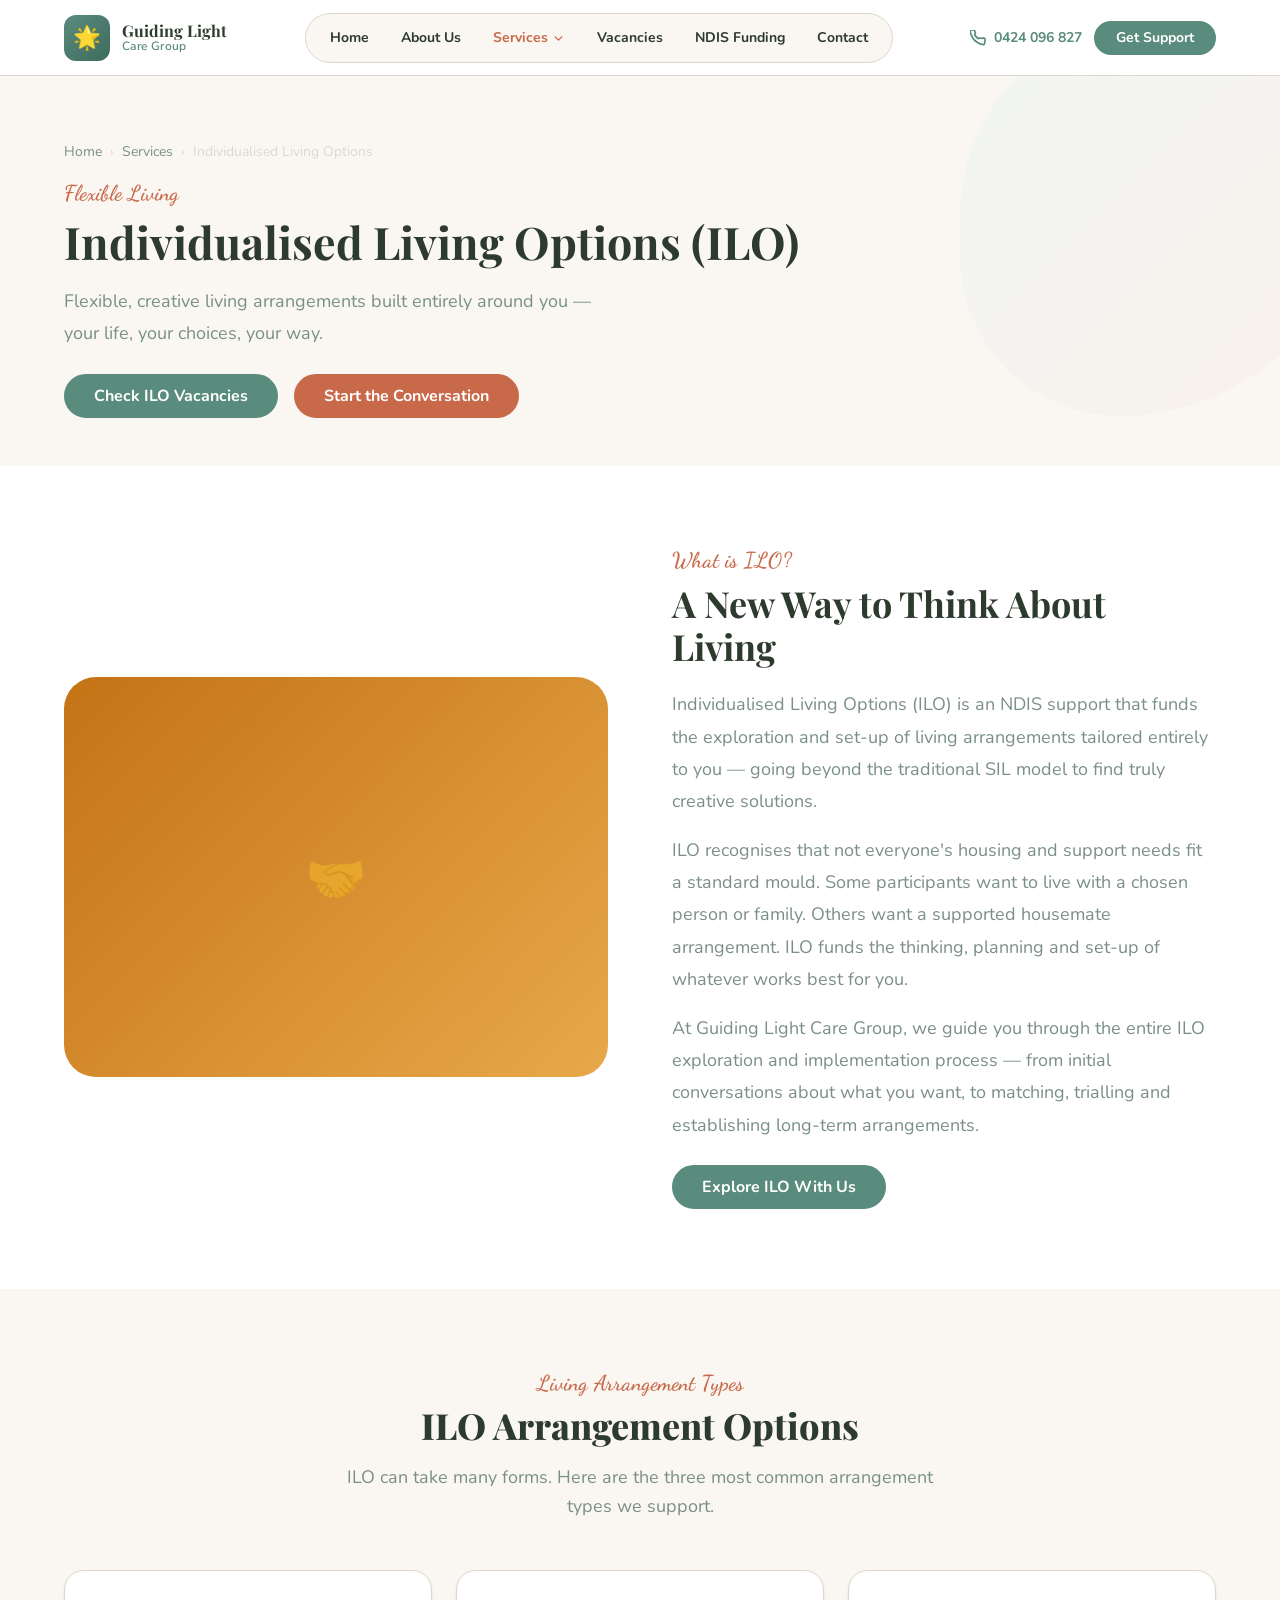
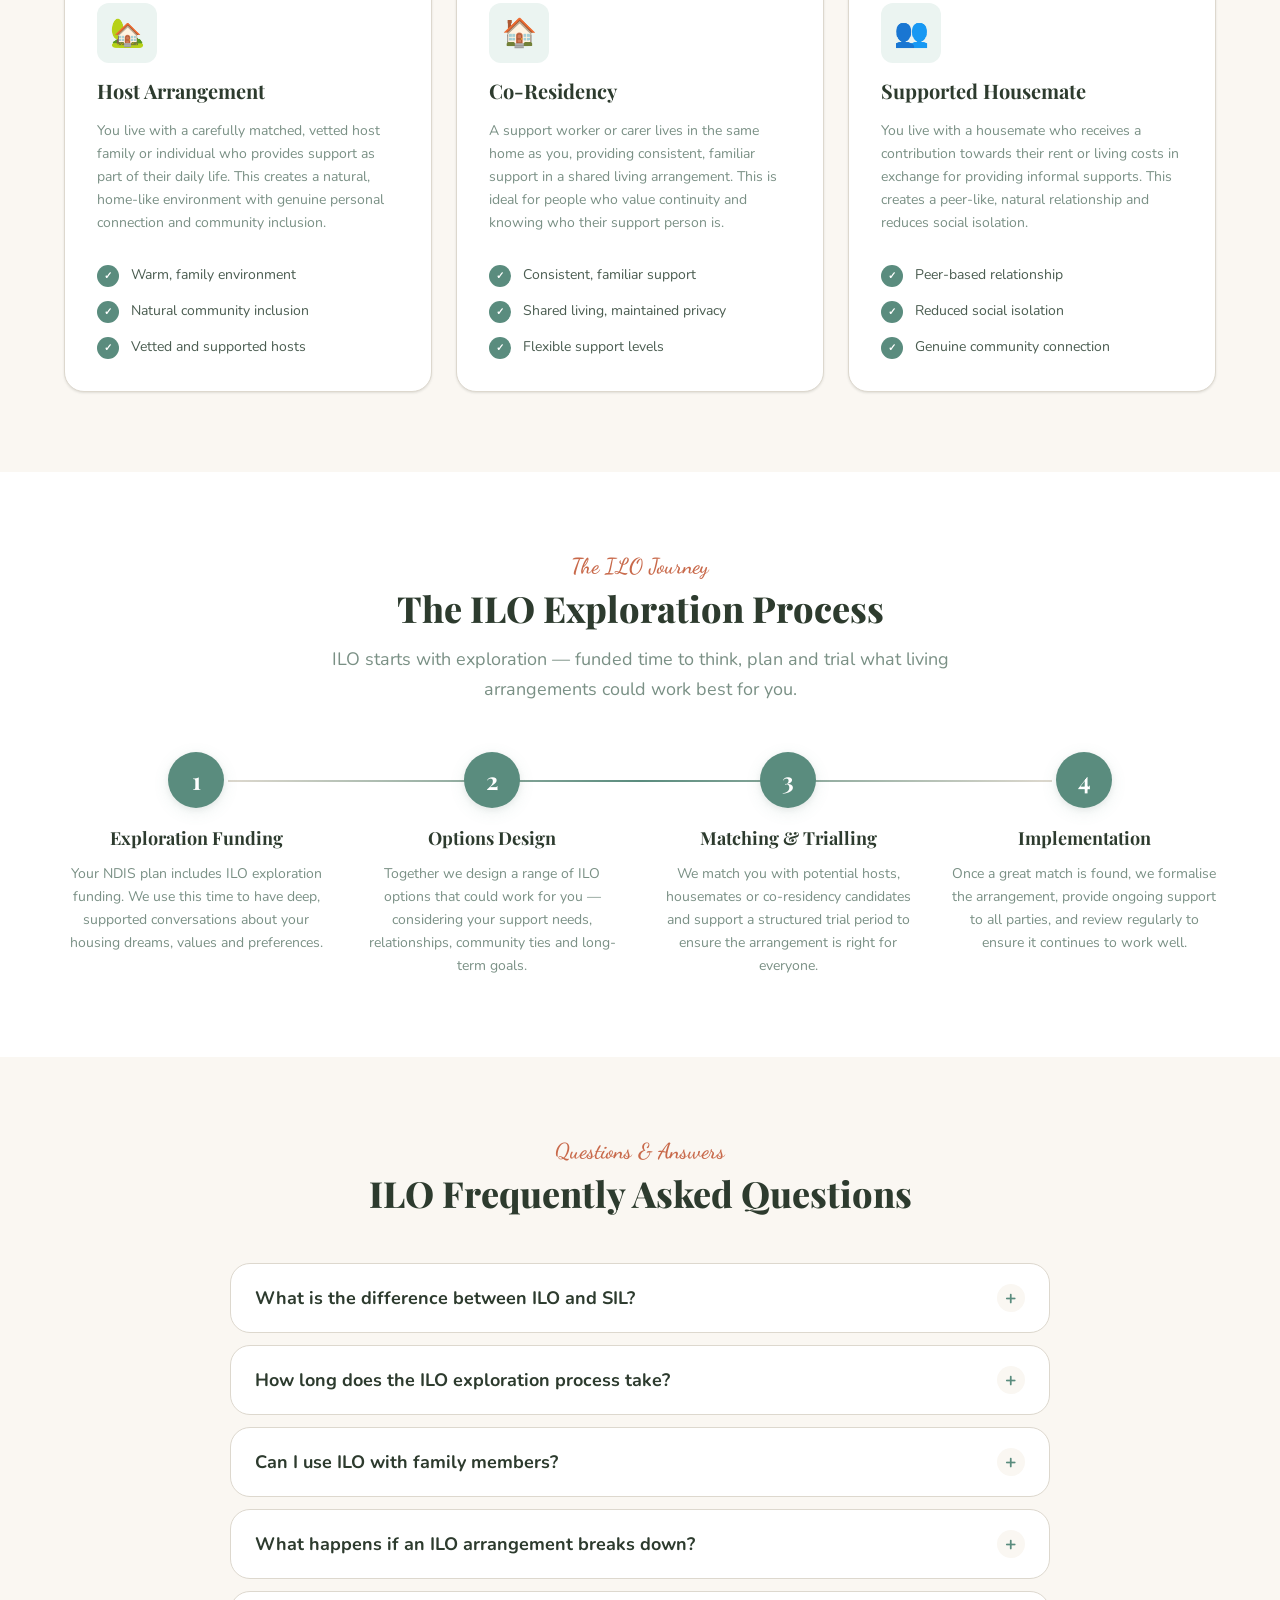
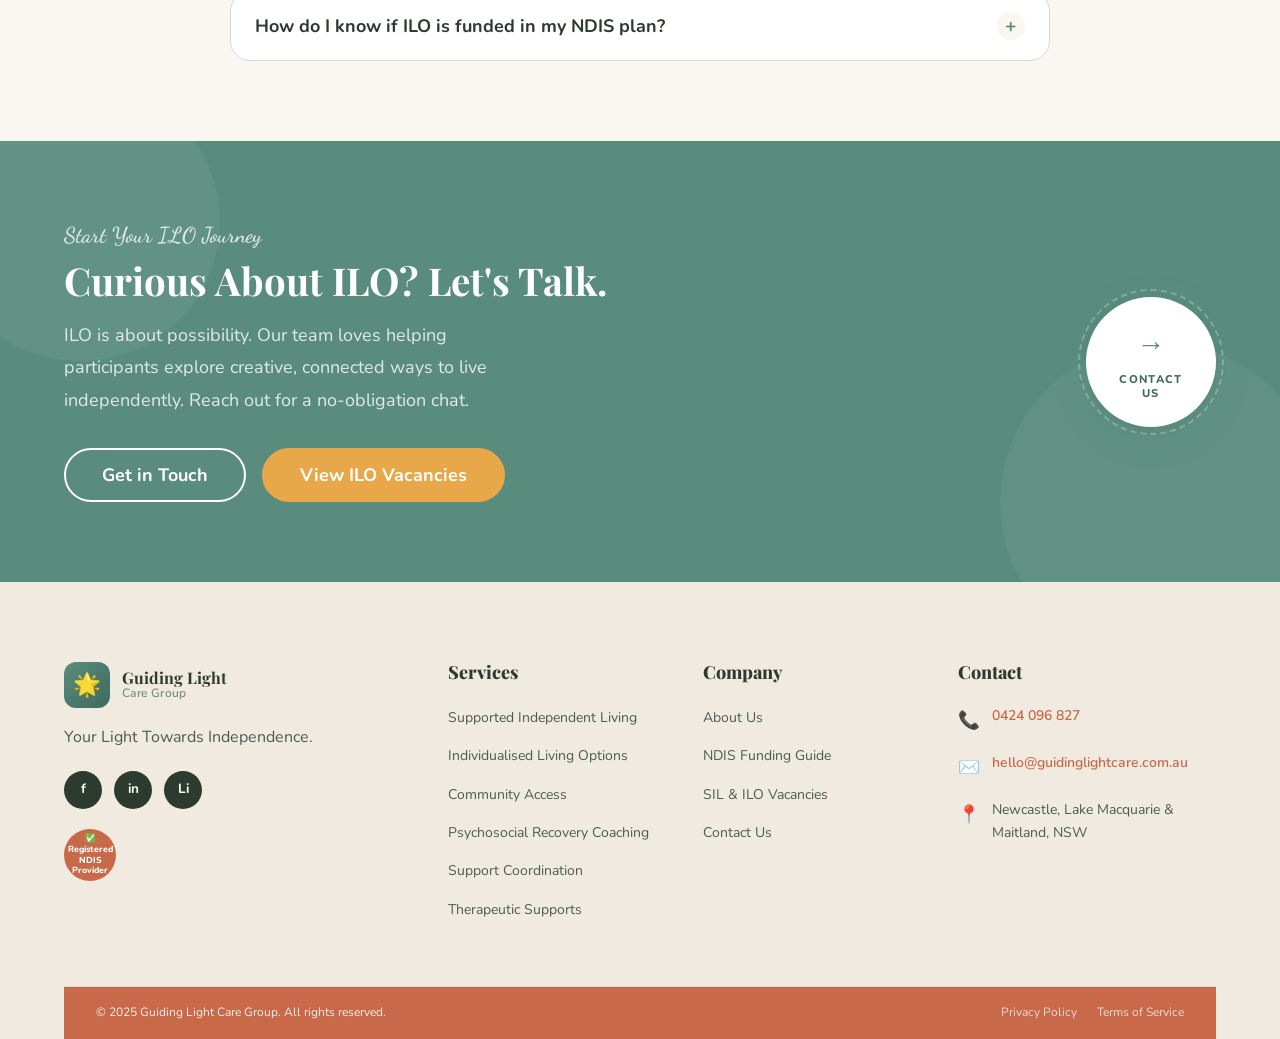
<file: services/ilo.html>
<!DOCTYPE html>
<html lang="en">
<head>
  <meta charset="UTF-8" />
  <meta name="viewport" content="width=device-width, initial-scale=1.0" />
  <title>Individualised Living Options (ILO) | Guiding Light Care Group</title>
  <meta name="description" content="Guiding Light Care Group offers Individualised Living Options (ILO) — flexible, creative living arrangements including host, co-residency and supported housemate models." />
  <link rel="preconnect" href="https://fonts.googleapis.com" />
  <link rel="preconnect" href="https://fonts.gstatic.com" crossorigin />
  <link href="https://fonts.googleapis.com/css2?family=Playfair+Display:ital,wght@0,700;0,800;1,700&family=Dancing+Script:wght@600;700&family=Nunito:ital,wght@0,400;0,500;0,600;0,700;0,800;1,400&display=swap" rel="stylesheet" />
  <link rel="stylesheet" href="../css/style.css" />
</head>
<body>

  <!-- HEADER -->
  <header class="site-header" id="site-header">
    <nav class="nav-inner">
      <a href="../index.html" class="nav-logo">
        <div class="nav-logo-icon">🌟</div>
        <div class="nav-logo-text"><strong>Guiding Light</strong><span>Care Group</span></div>
      </a>
      <ul class="nav-menu">
        <li class="nav-item"><a href="../index.html" class="nav-link">Home</a></li>
        <li class="nav-item"><a href="../about.html" class="nav-link">About Us</a></li>
        <li class="nav-item has-dropdown">
          <a href="#" class="nav-link active" aria-haspopup="true" aria-expanded="false">
            Services
            <svg xmlns="http://www.w3.org/2000/svg" viewBox="0 0 24 24" fill="none" stroke="currentColor" stroke-width="2.5" stroke-linecap="round" stroke-linejoin="round"><polyline points="6 9 12 15 18 9"></polyline></svg>
          </a>
          <ul class="dropdown-menu">
            <li><a href="sil.html" class="dropdown-item"><div class="dropdown-icon">🏠</div><div class="dropdown-text"><strong>Supported Independent Living</strong><span>SIL — shared &amp; individual homes</span></div></a></li>
            <li><a href="ilo.html" class="dropdown-item"><div class="dropdown-icon">🤝</div><div class="dropdown-text"><strong>Individualised Living Options</strong><span>ILO — flexible living arrangements</span></div></a></li>
            <li><a href="community-access.html" class="dropdown-item"><div class="dropdown-icon">🌏</div><div class="dropdown-text"><strong>Community Access</strong><span>Social, recreational &amp; skill-building</span></div></a></li>
            <li><a href="psychosocial-recovery.html" class="dropdown-item"><div class="dropdown-icon">💚</div><div class="dropdown-text"><strong>Psychosocial Recovery Coaching</strong><span>Mental health recovery support</span></div></a></li>
            <li><a href="support-coordination.html" class="dropdown-item"><div class="dropdown-icon">📋</div><div class="dropdown-text"><strong>Support Coordination</strong><span>Plan implementation &amp; coordination</span></div></a></li>
            <li><a href="therapeutic-supports.html" class="dropdown-item"><div class="dropdown-icon">🧠</div><div class="dropdown-text"><strong>Therapeutic Supports</strong><span>Evidence-based therapy &amp; allied health</span></div></a></li>
          </ul>
        </li>
        <li class="nav-item"><a href="../availability.html" class="nav-link">Vacancies</a></li>
        <li class="nav-item"><a href="../ndis-funding.html" class="nav-link">NDIS Funding</a></li>
        <li class="nav-item"><a href="../contact.html" class="nav-link">Contact</a></li>
      </ul>
      <div class="nav-cta">
        <a href="tel:0424096827" class="nav-phone">
          <svg xmlns="http://www.w3.org/2000/svg" width="16" height="16" viewBox="0 0 24 24" fill="none" stroke="currentColor" stroke-width="2.5" stroke-linecap="round" stroke-linejoin="round"><path d="M22 16.92v3a2 2 0 01-2.18 2 19.79 19.79 0 01-8.63-3.07A19.5 19.5 0 013.07 9.81 19.79 19.79 0 01.22 1.16 2 2 0 012.2 0h3a2 2 0 012 1.72c.127.96.361 1.903.7 2.81a2 2 0 01-.45 2.11L6.91 7.09a16 16 0 006 6l.55-.55a2 2 0 012.11-.45c.907.339 1.85.573 2.81.7A2 2 0 0122 16.92z"></path></svg>
          0424 096 827
        </a>
        <a href="../contact.html" class="btn btn--primary btn--sm">Get Support</a>
      </div>
      <button class="nav-hamburger" aria-label="Toggle menu" aria-expanded="false">
        <span></span><span></span><span></span>
      </button>
    </nav>
  </header>

  <!-- INNER HERO -->
  <section class="hero hero--inner">
    <div class="container hero__content">
      <nav class="breadcrumb">
        <a href="../index.html">Home</a><span>›</span>
        <a href="#">Services</a><span>›</span>
        <span>Individualised Living Options</span>
      </nav>
      <span class="script-label">Flexible Living</span>
      <h1 class="hero__inner-title">Individualised Living Options (ILO)</h1>
      <p class="hero__inner-sub">Flexible, creative living arrangements built entirely around you — your life, your choices, your way.</p>
      <div class="btn-group" style="margin-top:1.5rem;">
        <a href="../availability.html" class="btn btn--primary">Check ILO Vacancies</a>
        <a href="../contact.html" class="btn btn--terra">Start the Conversation</a>
      </div>
    </div>
  </section>

  <!-- WHAT IS ILO -->
  <section class="section">
    <div class="container">
      <div class="split">
        <div class="split__image fade-in-up">
          <div class="split__image-placeholder img-placeholder img-placeholder--amber" style="min-height:400px;border-radius:1.25rem;">🤝</div>
        </div>
        <div class="split__content fade-in-up delay-2">
          <span class="script-label">What is ILO?</span>
          <h2>A New Way to Think About Living</h2>
          <p class="lead">Individualised Living Options (ILO) is an NDIS support that funds the exploration and set-up of living arrangements tailored entirely to you — going beyond the traditional SIL model to find truly creative solutions.</p>
          <p>ILO recognises that not everyone's housing and support needs fit a standard mould. Some participants want to live with a chosen person or family. Others want a supported housemate arrangement. ILO funds the thinking, planning and set-up of whatever works best for you.</p>
          <p>At Guiding Light Care Group, we guide you through the entire ILO exploration and implementation process — from initial conversations about what you want, to matching, trialling and establishing long-term arrangements.</p>
          <a href="../contact.html" class="btn btn--primary" style="margin-top:0.5rem;">Explore ILO With Us</a>
        </div>
      </div>
    </div>
  </section>

  <!-- ILO ARRANGEMENTS -->
  <section class="section section--alt">
    <div class="container">
      <div class="section-header text-center">
        <span class="script-label">Living Arrangement Types</span>
        <h2 class="section-title display-heading">ILO Arrangement Options</h2>
        <p class="section-subtitle">ILO can take many forms. Here are the three most common arrangement types we support.</p>
      </div>
      <div class="grid-3">
        <div class="service-card fade-in-up" style="cursor:default;">
          <div class="service-card__icon">🏡</div>
          <h3 class="service-card__title">Host Arrangement</h3>
          <p class="service-card__desc">You live with a carefully matched, vetted host family or individual who provides support as part of their daily life. This creates a natural, home-like environment with genuine personal connection and community inclusion.</p>
          <ul class="checklist" style="margin-top:0.75rem;">
            <li class="checklist-item"><span class="check-icon">✓</span>Warm, family environment</li>
            <li class="checklist-item"><span class="check-icon">✓</span>Natural community inclusion</li>
            <li class="checklist-item"><span class="check-icon">✓</span>Vetted and supported hosts</li>
          </ul>
        </div>
        <div class="service-card fade-in-up delay-2" style="cursor:default;">
          <div class="service-card__icon">🏠</div>
          <h3 class="service-card__title">Co-Residency</h3>
          <p class="service-card__desc">A support worker or carer lives in the same home as you, providing consistent, familiar support in a shared living arrangement. This is ideal for people who value continuity and knowing who their support person is.</p>
          <ul class="checklist" style="margin-top:0.75rem;">
            <li class="checklist-item"><span class="check-icon">✓</span>Consistent, familiar support</li>
            <li class="checklist-item"><span class="check-icon">✓</span>Shared living, maintained privacy</li>
            <li class="checklist-item"><span class="check-icon">✓</span>Flexible support levels</li>
          </ul>
        </div>
        <div class="service-card fade-in-up delay-4" style="cursor:default;">
          <div class="service-card__icon">👥</div>
          <h3 class="service-card__title">Supported Housemate</h3>
          <p class="service-card__desc">You live with a housemate who receives a contribution towards their rent or living costs in exchange for providing informal supports. This creates a peer-like, natural relationship and reduces social isolation.</p>
          <ul class="checklist" style="margin-top:0.75rem;">
            <li class="checklist-item"><span class="check-icon">✓</span>Peer-based relationship</li>
            <li class="checklist-item"><span class="check-icon">✓</span>Reduced social isolation</li>
            <li class="checklist-item"><span class="check-icon">✓</span>Genuine community connection</li>
          </ul>
        </div>
      </div>
    </div>
  </section>

  <!-- ILO EXPLORATION PROCESS -->
  <section class="section">
    <div class="container">
      <div class="section-header text-center">
        <span class="script-label">The ILO Journey</span>
        <h2 class="section-title display-heading">The ILO Exploration Process</h2>
        <p class="section-subtitle">ILO starts with exploration — funded time to think, plan and trial what living arrangements could work best for you.</p>
      </div>
      <div class="steps-grid">
        <div class="step-item fade-in-up">
          <div class="step-number">1</div>
          <h3 class="step-title">Exploration Funding</h3>
          <p class="step-desc">Your NDIS plan includes ILO exploration funding. We use this time to have deep, supported conversations about your housing dreams, values and preferences.</p>
        </div>
        <div class="step-item fade-in-up delay-1">
          <div class="step-number">2</div>
          <h3 class="step-title">Options Design</h3>
          <p class="step-desc">Together we design a range of ILO options that could work for you — considering your support needs, relationships, community ties and long-term goals.</p>
        </div>
        <div class="step-item fade-in-up delay-2">
          <div class="step-number">3</div>
          <h3 class="step-title">Matching &amp; Trialling</h3>
          <p class="step-desc">We match you with potential hosts, housemates or co-residency candidates and support a structured trial period to ensure the arrangement is right for everyone.</p>
        </div>
        <div class="step-item fade-in-up delay-3">
          <div class="step-number">4</div>
          <h3 class="step-title">Implementation</h3>
          <p class="step-desc">Once a great match is found, we formalise the arrangement, provide ongoing support to all parties, and review regularly to ensure it continues to work well.</p>
        </div>
      </div>
    </div>
  </section>

  <!-- FAQ -->
  <section class="section section--alt">
    <div class="container">
      <div class="section-header text-center">
        <span class="script-label">Questions &amp; Answers</span>
        <h2 class="section-title display-heading">ILO Frequently Asked Questions</h2>
      </div>
      <div class="faq-list">
        <div class="faq-item">
          <button class="faq-question">What is the difference between ILO and SIL?<span class="faq-icon">+</span></button>
          <div class="faq-answer"><div class="faq-answer-inner">SIL (Supported Independent Living) is a more structured model where you receive support in a provider-managed home, typically with other participants. ILO is more flexible and creative — it funds the design and establishment of personalised living arrangements, including with chosen people, family-style settings or community-based options. ILO often results in more natural, community-connected living arrangements.</div></div>
        </div>
        <div class="faq-item">
          <button class="faq-question">How long does the ILO exploration process take?<span class="faq-icon">+</span></button>
          <div class="faq-answer"><div class="faq-answer-inner">The exploration phase typically takes 3–6 months, depending on your circumstances and the complexity of your preferred arrangements. NDIS funds this exploration time separately. Once a suitable arrangement is identified, the implementation phase can take a further 2–4 months including matching, trialling and formalising the arrangement.</div></div>
        </div>
        <div class="faq-item">
          <button class="faq-question">Can I use ILO with family members?<span class="faq-icon">+</span></button>
          <div class="faq-answer"><div class="faq-answer-inner">ILO can sometimes involve family members in specific circumstances — for example, through a supported housemate arrangement with a sibling. However, there are NDIS rules about funding supports delivered by immediate family members. Our team can work through the specific options available for your situation during the exploration phase.</div></div>
        </div>
        <div class="faq-item">
          <button class="faq-question">What happens if an ILO arrangement breaks down?<span class="faq-icon">+</span></button>
          <div class="faq-answer"><div class="faq-answer-inner">We build robust support and risk management plans for every ILO arrangement. If an arrangement does break down, we have contingency plans in place and work quickly to find an interim solution. No participant is ever left without safe housing as a result of an ILO arrangement ending — we ensure transitional support is in place.</div></div>
        </div>
        <div class="faq-item">
          <button class="faq-question">How do I know if ILO is funded in my NDIS plan?<span class="faq-icon">+</span></button>
          <div class="faq-answer"><div class="faq-answer-inner">ILO appears in your NDIS plan under "Assistance with Daily Life" (Core Supports) as "ILO — Exploration and Design" and/or "ILO — Support in a Living Arrangement." If you don't have ILO in your current plan but you're interested, speak to your support coordinator or LAC about requesting it at your next plan review. We can help you build the case for ILO funding.</div></div>
        </div>
      </div>
    </div>
  </section>

  <!-- CTA -->
  <section class="cta-banner">
    <div class="container">
      <div class="cta-banner__inner">
        <div class="cta-banner__left">
          <span class="script-label" style="color:rgba(255,255,255,0.8);">Start Your ILO Journey</span>
          <h2>Curious About ILO? Let's Talk.</h2>
          <p>ILO is about possibility. Our team loves helping participants explore creative, connected ways to live independently. Reach out for a no-obligation chat.</p>
          <div class="btn-group">
            <a href="../contact.html" class="btn btn--outline-white btn--lg">Get in Touch</a>
            <a href="../availability.html" class="btn btn--accent btn--lg">View ILO Vacancies</a>
          </div>
        </div>
        <a href="../contact.html" class="cta-contact-badge" aria-label="Contact us">
          <span class="cta-contact-badge__arrow">→</span>
          <span class="cta-contact-badge__label">Contact<br />Us</span>
        </a>
      </div>
    </div>
  </section>

  <!-- FOOTER -->
  <footer class="site-footer">
    <div class="container">
      <div class="footer-grid">
        <div class="footer-brand">
          <a href="../index.html" class="nav-logo">
            <div class="nav-logo-icon">🌟</div>
            <div class="nav-logo-text"><strong>Guiding Light</strong><span>Care Group</span></div>
          </a>
          <p class="footer-tagline">Your Light Towards Independence.</p>
          <div class="footer-social">
            <a href="#" aria-label="Facebook">f</a>
            <a href="#" aria-label="Instagram">in</a>
            <a href="#" aria-label="LinkedIn">Li</a>
          </div>
          <div class="footer-ndis-badge">✅ Registered NDIS Provider</div>
        </div>
        <div class="footer-col">
          <h4>Services</h4>
          <ul class="footer-links">
            <li><a href="sil.html">Supported Independent Living</a></li>
            <li><a href="ilo.html">Individualised Living Options</a></li>
            <li><a href="community-access.html">Community Access</a></li>
            <li><a href="psychosocial-recovery.html">Psychosocial Recovery Coaching</a></li>
            <li><a href="support-coordination.html">Support Coordination</a></li>
            <li><a href="therapeutic-supports.html">Therapeutic Supports</a></li>
          </ul>
        </div>
        <div class="footer-col">
          <h4>Company</h4>
          <ul class="footer-links">
            <li><a href="../about.html">About Us</a></li>
            <li><a href="../ndis-funding.html">NDIS Funding Guide</a></li>
            <li><a href="../availability.html">SIL &amp; ILO Vacancies</a></li>
            <li><a href="../contact.html">Contact Us</a></li>
          </ul>
        </div>
        <div class="footer-col">
          <h4>Contact</h4>
          <div class="footer-contact-item"><span class="icon">📞</span><a href="tel:0424096827">0424 096 827</a></div>
          <div class="footer-contact-item"><span class="icon">✉️</span><a href="mailto:hello@guidinglightcare.com.au">hello@guidinglightcare.com.au</a></div>
          <div class="footer-contact-item"><span class="icon">📍</span><span>Newcastle, Lake Macquarie &amp; Maitland, NSW</span></div>
        </div>
      </div>
      <div class="footer-bottom">
        <span>© 2025 Guiding Light Care Group. All rights reserved.</span>
        <div class="footer-bottom-links">
          <a href="#">Privacy Policy</a>
          <a href="#">Terms of Service</a>
        </div>
      </div>
    </div>
  </footer>

  <script src="../js/main.js"></script>
</body>
</html>
</file>
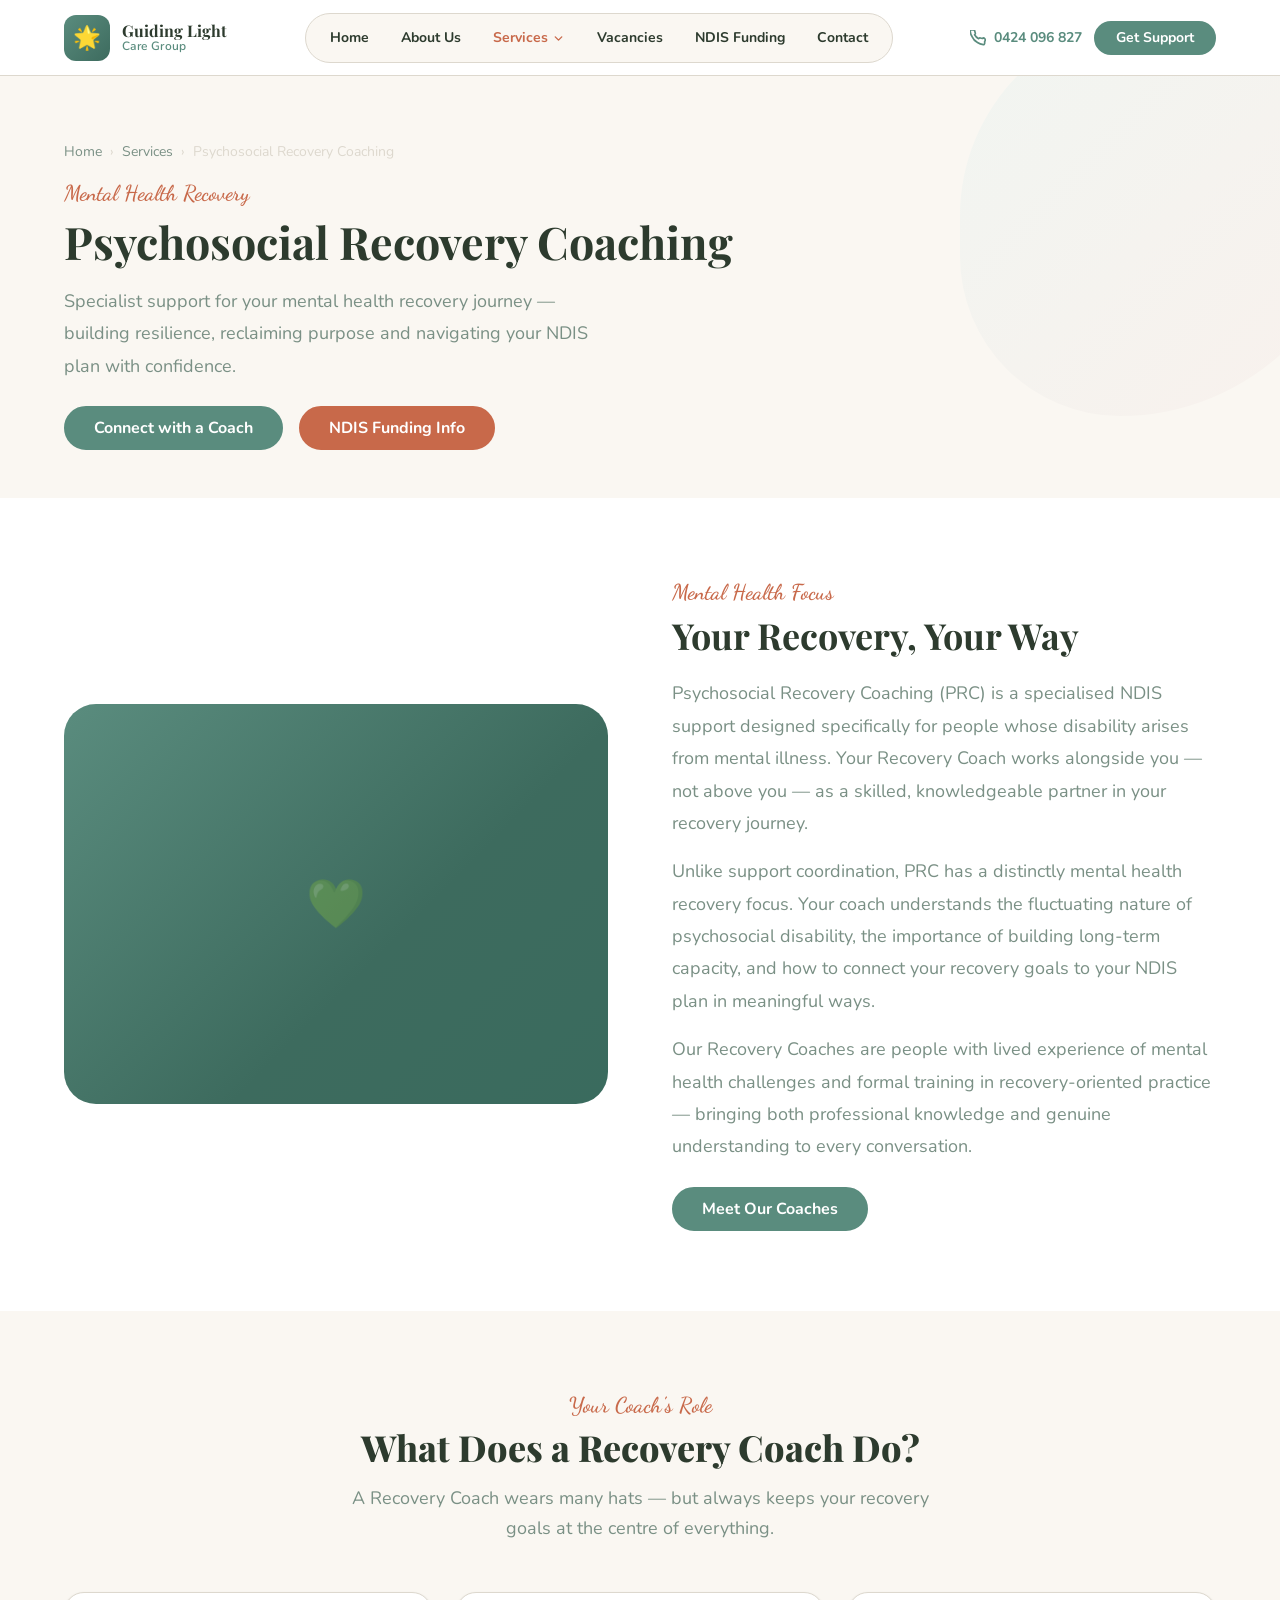
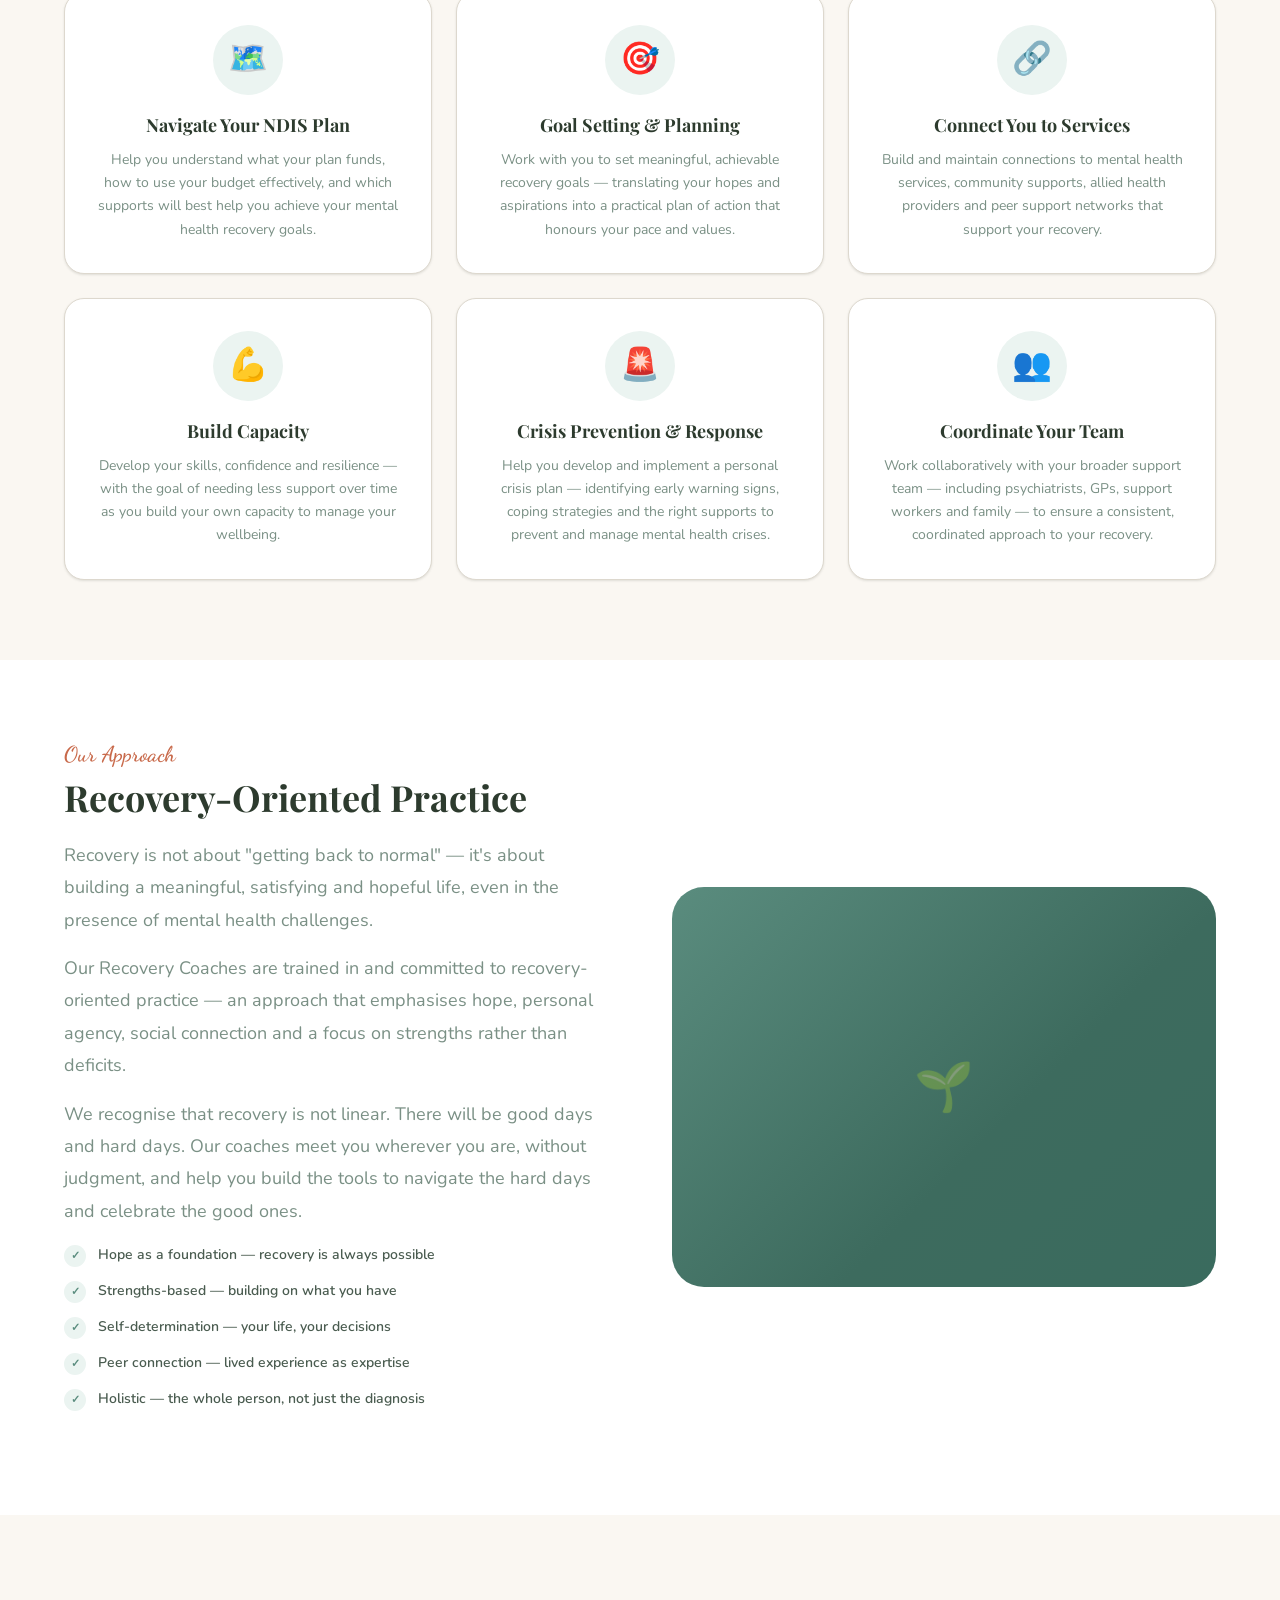
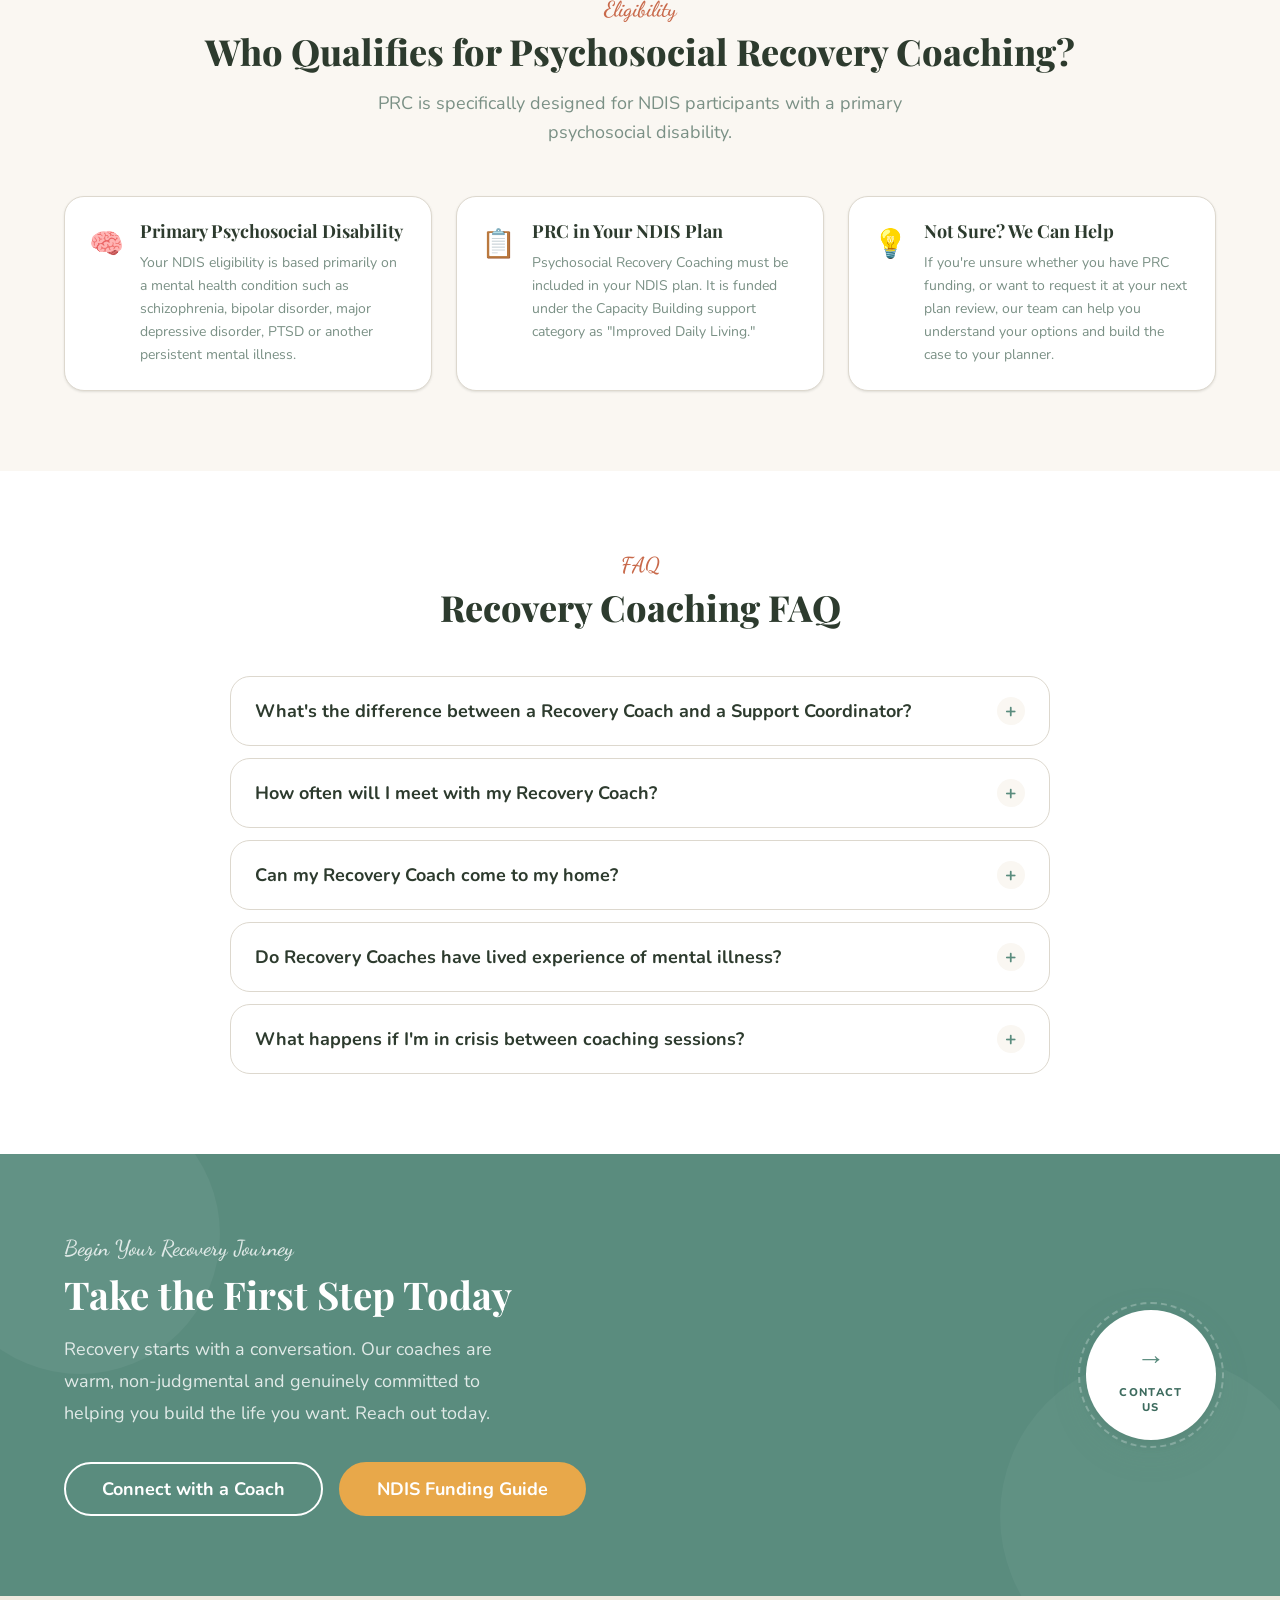
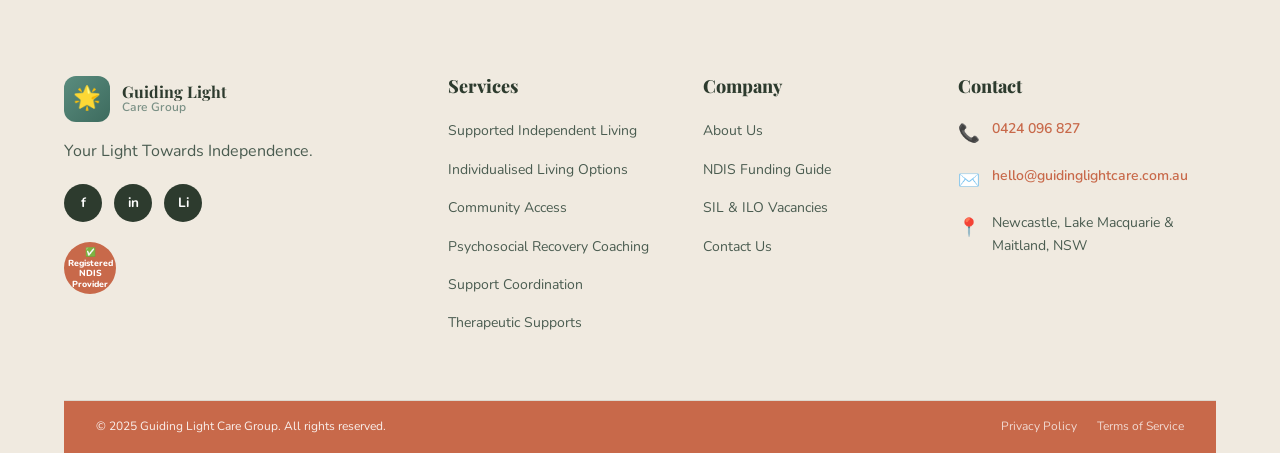
<file: services/psychosocial-recovery.html>
<!DOCTYPE html>
<html lang="en">
<head>
  <meta charset="UTF-8" />
  <meta name="viewport" content="width=device-width, initial-scale=1.0" />
  <title>Psychosocial Recovery Coaching | Guiding Light Care Group</title>
  <meta name="description" content="NDIS Psychosocial Recovery Coaching from Guiding Light Care Group — specialist mental health recovery support helping you build resilience, pursue goals and connect with your NDIS plan." />
  <link rel="preconnect" href="https://fonts.googleapis.com" />
  <link rel="preconnect" href="https://fonts.gstatic.com" crossorigin />
  <link href="https://fonts.googleapis.com/css2?family=Playfair+Display:ital,wght@0,700;0,800;1,700&family=Dancing+Script:wght@600;700&family=Nunito:ital,wght@0,400;0,500;0,600;0,700;0,800;1,400&display=swap" rel="stylesheet" />
  <link rel="stylesheet" href="../css/style.css" />
</head>
<body>

  <!-- HEADER -->
  <header class="site-header" id="site-header">
    <nav class="nav-inner">
      <a href="../index.html" class="nav-logo">
        <div class="nav-logo-icon">🌟</div>
        <div class="nav-logo-text"><strong>Guiding Light</strong><span>Care Group</span></div>
      </a>
      <ul class="nav-menu">
        <li class="nav-item"><a href="../index.html" class="nav-link">Home</a></li>
        <li class="nav-item"><a href="../about.html" class="nav-link">About Us</a></li>
        <li class="nav-item has-dropdown">
          <a href="#" class="nav-link active" aria-haspopup="true" aria-expanded="false">
            Services
            <svg xmlns="http://www.w3.org/2000/svg" viewBox="0 0 24 24" fill="none" stroke="currentColor" stroke-width="2.5" stroke-linecap="round" stroke-linejoin="round"><polyline points="6 9 12 15 18 9"></polyline></svg>
          </a>
          <ul class="dropdown-menu">
            <li><a href="sil.html" class="dropdown-item"><div class="dropdown-icon">🏠</div><div class="dropdown-text"><strong>Supported Independent Living</strong><span>SIL — shared &amp; individual homes</span></div></a></li>
            <li><a href="ilo.html" class="dropdown-item"><div class="dropdown-icon">🤝</div><div class="dropdown-text"><strong>Individualised Living Options</strong><span>ILO — flexible living arrangements</span></div></a></li>
            <li><a href="community-access.html" class="dropdown-item"><div class="dropdown-icon">🌏</div><div class="dropdown-text"><strong>Community Access</strong><span>Social, recreational &amp; skill-building</span></div></a></li>
            <li><a href="psychosocial-recovery.html" class="dropdown-item"><div class="dropdown-icon">💚</div><div class="dropdown-text"><strong>Psychosocial Recovery Coaching</strong><span>Mental health recovery support</span></div></a></li>
            <li><a href="support-coordination.html" class="dropdown-item"><div class="dropdown-icon">📋</div><div class="dropdown-text"><strong>Support Coordination</strong><span>Plan implementation &amp; coordination</span></div></a></li>
            <li><a href="therapeutic-supports.html" class="dropdown-item"><div class="dropdown-icon">🧠</div><div class="dropdown-text"><strong>Therapeutic Supports</strong><span>Evidence-based therapy &amp; allied health</span></div></a></li>
          </ul>
        </li>
        <li class="nav-item"><a href="../availability.html" class="nav-link">Vacancies</a></li>
        <li class="nav-item"><a href="../ndis-funding.html" class="nav-link">NDIS Funding</a></li>
        <li class="nav-item"><a href="../contact.html" class="nav-link">Contact</a></li>
      </ul>
      <div class="nav-cta">
        <a href="tel:0424096827" class="nav-phone">
          <svg xmlns="http://www.w3.org/2000/svg" width="16" height="16" viewBox="0 0 24 24" fill="none" stroke="currentColor" stroke-width="2.5" stroke-linecap="round" stroke-linejoin="round"><path d="M22 16.92v3a2 2 0 01-2.18 2 19.79 19.79 0 01-8.63-3.07A19.5 19.5 0 013.07 9.81 19.79 19.79 0 01.22 1.16 2 2 0 012.2 0h3a2 2 0 012 1.72c.127.96.361 1.903.7 2.81a2 2 0 01-.45 2.11L6.91 7.09a16 16 0 006 6l.55-.55a2 2 0 012.11-.45c.907.339 1.85.573 2.81.7A2 2 0 0122 16.92z"></path></svg>
          0424 096 827
        </a>
        <a href="../contact.html" class="btn btn--primary btn--sm">Get Support</a>
      </div>
      <button class="nav-hamburger" aria-label="Toggle menu" aria-expanded="false">
        <span></span><span></span><span></span>
      </button>
    </nav>
  </header>

  <!-- INNER HERO -->
  <section class="hero hero--inner">
    <div class="container hero__content">
      <nav class="breadcrumb">
        <a href="../index.html">Home</a><span>›</span>
        <a href="#">Services</a><span>›</span>
        <span>Psychosocial Recovery Coaching</span>
      </nav>
      <span class="script-label">Mental Health Recovery</span>
      <h1 class="hero__inner-title">Psychosocial Recovery Coaching</h1>
      <p class="hero__inner-sub">Specialist support for your mental health recovery journey — building resilience, reclaiming purpose and navigating your NDIS plan with confidence.</p>
      <div class="btn-group" style="margin-top:1.5rem;">
        <a href="../contact.html" class="btn btn--primary">Connect with a Coach</a>
        <a href="../ndis-funding.html" class="btn btn--terra">NDIS Funding Info</a>
      </div>
    </div>
  </section>

  <!-- WHAT IS PRC -->
  <section class="section">
    <div class="container">
      <div class="split">
        <div class="split__image fade-in-up">
          <div class="split__image-placeholder img-placeholder" style="min-height:400px;border-radius:1.25rem;">💚</div>
        </div>
        <div class="split__content fade-in-up delay-2">
          <span class="script-label">Mental Health Focus</span>
          <h2>Your Recovery, Your Way</h2>
          <p class="lead">Psychosocial Recovery Coaching (PRC) is a specialised NDIS support designed specifically for people whose disability arises from mental illness. Your Recovery Coach works alongside you — not above you — as a skilled, knowledgeable partner in your recovery journey.</p>
          <p>Unlike support coordination, PRC has a distinctly mental health recovery focus. Your coach understands the fluctuating nature of psychosocial disability, the importance of building long-term capacity, and how to connect your recovery goals to your NDIS plan in meaningful ways.</p>
          <p>Our Recovery Coaches are people with lived experience of mental health challenges and formal training in recovery-oriented practice — bringing both professional knowledge and genuine understanding to every conversation.</p>
          <a href="../contact.html" class="btn btn--primary" style="margin-top:0.5rem;">Meet Our Coaches</a>
        </div>
      </div>
    </div>
  </section>

  <!-- WHAT A COACH DOES -->
  <section class="section section--alt">
    <div class="container">
      <div class="section-header text-center">
        <span class="script-label">Your Coach's Role</span>
        <h2 class="section-title display-heading">What Does a Recovery Coach Do?</h2>
        <p class="section-subtitle">A Recovery Coach wears many hats — but always keeps your recovery goals at the centre of everything.</p>
      </div>
      <div class="grid-3">
        <div class="why-card fade-in-up">
          <div class="why-card__icon">🗺️</div>
          <h3 class="why-card__title">Navigate Your NDIS Plan</h3>
          <p class="why-card__desc">Help you understand what your plan funds, how to use your budget effectively, and which supports will best help you achieve your mental health recovery goals.</p>
        </div>
        <div class="why-card fade-in-up delay-1">
          <div class="why-card__icon">🎯</div>
          <h3 class="why-card__title">Goal Setting &amp; Planning</h3>
          <p class="why-card__desc">Work with you to set meaningful, achievable recovery goals — translating your hopes and aspirations into a practical plan of action that honours your pace and values.</p>
        </div>
        <div class="why-card fade-in-up delay-2">
          <div class="why-card__icon">🔗</div>
          <h3 class="why-card__title">Connect You to Services</h3>
          <p class="why-card__desc">Build and maintain connections to mental health services, community supports, allied health providers and peer support networks that support your recovery.</p>
        </div>
        <div class="why-card fade-in-up delay-3">
          <div class="why-card__icon">💪</div>
          <h3 class="why-card__title">Build Capacity</h3>
          <p class="why-card__desc">Develop your skills, confidence and resilience — with the goal of needing less support over time as you build your own capacity to manage your wellbeing.</p>
        </div>
        <div class="why-card fade-in-up delay-4">
          <div class="why-card__icon">🚨</div>
          <h3 class="why-card__title">Crisis Prevention &amp; Response</h3>
          <p class="why-card__desc">Help you develop and implement a personal crisis plan — identifying early warning signs, coping strategies and the right supports to prevent and manage mental health crises.</p>
        </div>
        <div class="why-card fade-in-up delay-5">
          <div class="why-card__icon">👥</div>
          <h3 class="why-card__title">Coordinate Your Team</h3>
          <p class="why-card__desc">Work collaboratively with your broader support team — including psychiatrists, GPs, support workers and family — to ensure a consistent, coordinated approach to your recovery.</p>
        </div>
      </div>
    </div>
  </section>

  <!-- RECOVERY-ORIENTED PRACTICE -->
  <section class="section">
    <div class="container">
      <div class="split split--reverse">
        <div class="split__image fade-in-up">
          <div class="split__image-placeholder img-placeholder img-placeholder--purple" style="min-height:400px;border-radius:1.25rem;">🌱</div>
        </div>
        <div class="split__content fade-in-up delay-2">
          <span class="script-label">Our Approach</span>
          <h2>Recovery-Oriented Practice</h2>
          <p class="lead">Recovery is not about "getting back to normal" — it's about building a meaningful, satisfying and hopeful life, even in the presence of mental health challenges.</p>
          <p>Our Recovery Coaches are trained in and committed to recovery-oriented practice — an approach that emphasises hope, personal agency, social connection and a focus on strengths rather than deficits.</p>
          <p>We recognise that recovery is not linear. There will be good days and hard days. Our coaches meet you wherever you are, without judgment, and help you build the tools to navigate the hard days and celebrate the good ones.</p>
          <ul class="value-list" style="margin-top:1rem;">
            <li class="value-item">Hope as a foundation — recovery is always possible</li>
            <li class="value-item">Strengths-based — building on what you have</li>
            <li class="value-item">Self-determination — your life, your decisions</li>
            <li class="value-item">Peer connection — lived experience as expertise</li>
            <li class="value-item">Holistic — the whole person, not just the diagnosis</li>
          </ul>
        </div>
      </div>
    </div>
  </section>

  <!-- WHO QUALIFIES -->
  <section class="section section--alt">
    <div class="container">
      <div class="section-header text-center">
        <span class="script-label">Eligibility</span>
        <h2 class="section-title display-heading">Who Qualifies for Psychosocial Recovery Coaching?</h2>
        <p class="section-subtitle">PRC is specifically designed for NDIS participants with a primary psychosocial disability.</p>
      </div>
      <div class="grid-3">
        <div class="registration-card fade-in-up">
          <div class="registration-card__icon">🧠</div>
          <div class="registration-card__content">
            <h4>Primary Psychosocial Disability</h4>
            <p>Your NDIS eligibility is based primarily on a mental health condition such as schizophrenia, bipolar disorder, major depressive disorder, PTSD or another persistent mental illness.</p>
          </div>
        </div>
        <div class="registration-card fade-in-up delay-1">
          <div class="registration-card__icon">📋</div>
          <div class="registration-card__content">
            <h4>PRC in Your NDIS Plan</h4>
            <p>Psychosocial Recovery Coaching must be included in your NDIS plan. It is funded under the Capacity Building support category as "Improved Daily Living."</p>
          </div>
        </div>
        <div class="registration-card fade-in-up delay-2">
          <div class="registration-card__icon">💡</div>
          <div class="registration-card__content">
            <h4>Not Sure? We Can Help</h4>
            <p>If you're unsure whether you have PRC funding, or want to request it at your next plan review, our team can help you understand your options and build the case to your planner.</p>
          </div>
        </div>
      </div>
    </div>
  </section>

  <!-- FAQ -->
  <section class="section">
    <div class="container">
      <div class="section-header text-center">
        <span class="script-label">FAQ</span>
        <h2 class="section-title display-heading">Recovery Coaching FAQ</h2>
      </div>
      <div class="faq-list">
        <div class="faq-item">
          <button class="faq-question">What's the difference between a Recovery Coach and a Support Coordinator?<span class="faq-icon">+</span></button>
          <div class="faq-answer"><div class="faq-answer-inner">Both roles help you navigate your NDIS plan, but they have different focuses. A Support Coordinator helps you implement your plan, connect with providers and manage your supports broadly. A Recovery Coach has a specific mental health recovery focus — they work more deeply on your personal recovery goals, build your capacity to manage your own wellbeing, and apply a recovery-oriented framework to everything they do. Some people have both roles in their plan.</div></div>
        </div>
        <div class="faq-item">
          <button class="faq-question">How often will I meet with my Recovery Coach?<span class="faq-icon">+</span></button>
          <div class="faq-answer"><div class="faq-answer-inner">This depends on your NDIS funding and your needs. Initially, meetings may be more frequent as we build a relationship and develop your recovery plan — perhaps fortnightly or weekly. Over time, as you build capacity and confidence, the frequency may reduce. Contact can also happen by phone, video call or in person — whatever works best for you.</div></div>
        </div>
        <div class="faq-item">
          <button class="faq-question">Can my Recovery Coach come to my home?<span class="faq-icon">+</span></button>
          <div class="faq-answer"><div class="faq-answer-inner">Yes — we can meet wherever you're most comfortable. That might be at your home, a café, a community venue, or online. We understand that for some people with psychosocial disability, leaving the house can be a significant barrier, so we always come to you if that's what works best.</div></div>
        </div>
        <div class="faq-item">
          <button class="faq-question">Do Recovery Coaches have lived experience of mental illness?<span class="faq-icon">+</span></button>
          <div class="faq-answer"><div class="faq-answer-inner">Many of our Recovery Coaches have lived experience of mental health challenges, which brings a depth of understanding that formal training alone cannot provide. All our coaches have formal training in mental health, recovery-oriented practice and the NDIS, and receive regular clinical supervision from our Mental Health RN.</div></div>
        </div>
        <div class="faq-item">
          <button class="faq-question">What happens if I'm in crisis between coaching sessions?<span class="faq-icon">+</span></button>
          <div class="faq-answer"><div class="faq-answer-inner">Your Recovery Coach will help you develop a crisis plan that outlines what to do in different situations. In a crisis, you can contact crisis support services (like the Hunter Valley mental health crisis line, Lifeline or the Mental Health Emergency Assessment and Response team). Your coach is not a crisis service, but they will follow up with you and support you through the aftermath of a difficult episode.</div></div>
        </div>
      </div>
    </div>
  </section>

  <!-- CTA -->
  <section class="cta-banner">
    <div class="container">
      <div class="cta-banner__inner">
        <div class="cta-banner__left">
          <span class="script-label" style="color:rgba(255,255,255,0.8);">Begin Your Recovery Journey</span>
          <h2>Take the First Step Today</h2>
          <p>Recovery starts with a conversation. Our coaches are warm, non-judgmental and genuinely committed to helping you build the life you want. Reach out today.</p>
          <div class="btn-group">
            <a href="../contact.html" class="btn btn--outline-white btn--lg">Connect with a Coach</a>
            <a href="../ndis-funding.html" class="btn btn--accent btn--lg">NDIS Funding Guide</a>
          </div>
        </div>
        <a href="../contact.html" class="cta-contact-badge" aria-label="Contact us">
          <span class="cta-contact-badge__arrow">→</span>
          <span class="cta-contact-badge__label">Contact<br />Us</span>
        </a>
      </div>
    </div>
  </section>

  <!-- FOOTER -->
  <footer class="site-footer">
    <div class="container">
      <div class="footer-grid">
        <div class="footer-brand">
          <a href="../index.html" class="nav-logo">
            <div class="nav-logo-icon">🌟</div>
            <div class="nav-logo-text"><strong>Guiding Light</strong><span>Care Group</span></div>
          </a>
          <p class="footer-tagline">Your Light Towards Independence.</p>
          <div class="footer-social"><a href="#" aria-label="Facebook">f</a><a href="#" aria-label="Instagram">in</a><a href="#" aria-label="LinkedIn">Li</a></div>
          <div class="footer-ndis-badge">✅ Registered NDIS Provider</div>
        </div>
        <div class="footer-col">
          <h4>Services</h4>
          <ul class="footer-links">
            <li><a href="sil.html">Supported Independent Living</a></li>
            <li><a href="ilo.html">Individualised Living Options</a></li>
            <li><a href="community-access.html">Community Access</a></li>
            <li><a href="psychosocial-recovery.html">Psychosocial Recovery Coaching</a></li>
            <li><a href="support-coordination.html">Support Coordination</a></li>
            <li><a href="therapeutic-supports.html">Therapeutic Supports</a></li>
          </ul>
        </div>
        <div class="footer-col">
          <h4>Company</h4>
          <ul class="footer-links">
            <li><a href="../about.html">About Us</a></li>
            <li><a href="../ndis-funding.html">NDIS Funding Guide</a></li>
            <li><a href="../availability.html">SIL &amp; ILO Vacancies</a></li>
            <li><a href="../contact.html">Contact Us</a></li>
          </ul>
        </div>
        <div class="footer-col">
          <h4>Contact</h4>
          <div class="footer-contact-item"><span class="icon">📞</span><a href="tel:0424096827">0424 096 827</a></div>
          <div class="footer-contact-item"><span class="icon">✉️</span><a href="mailto:hello@guidinglightcare.com.au">hello@guidinglightcare.com.au</a></div>
          <div class="footer-contact-item"><span class="icon">📍</span><span>Newcastle, Lake Macquarie &amp; Maitland, NSW</span></div>
        </div>
      </div>
      <div class="footer-bottom">
        <span>© 2025 Guiding Light Care Group. All rights reserved.</span>
        <div class="footer-bottom-links"><a href="#">Privacy Policy</a><a href="#">Terms of Service</a></div>
      </div>
    </div>
  </footer>

  <script src="../js/main.js"></script>
</body>
</html>
</file>
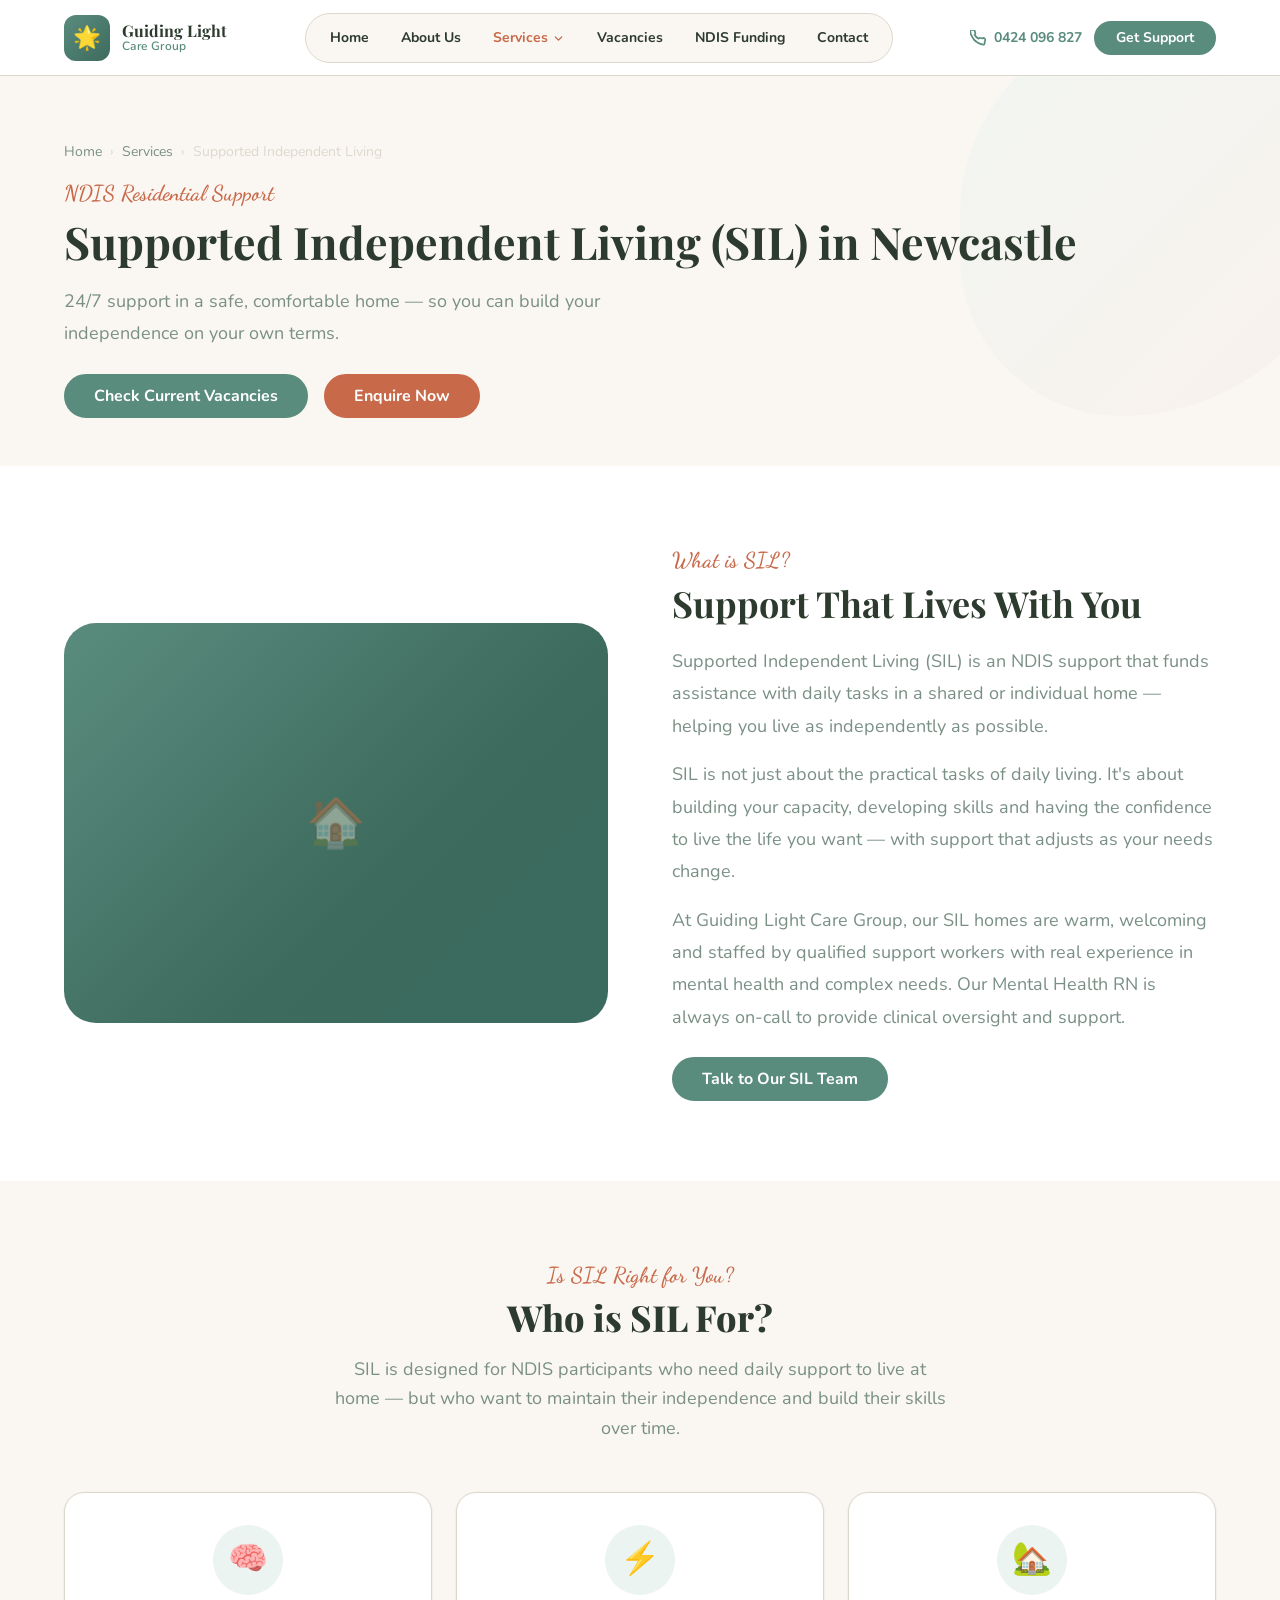
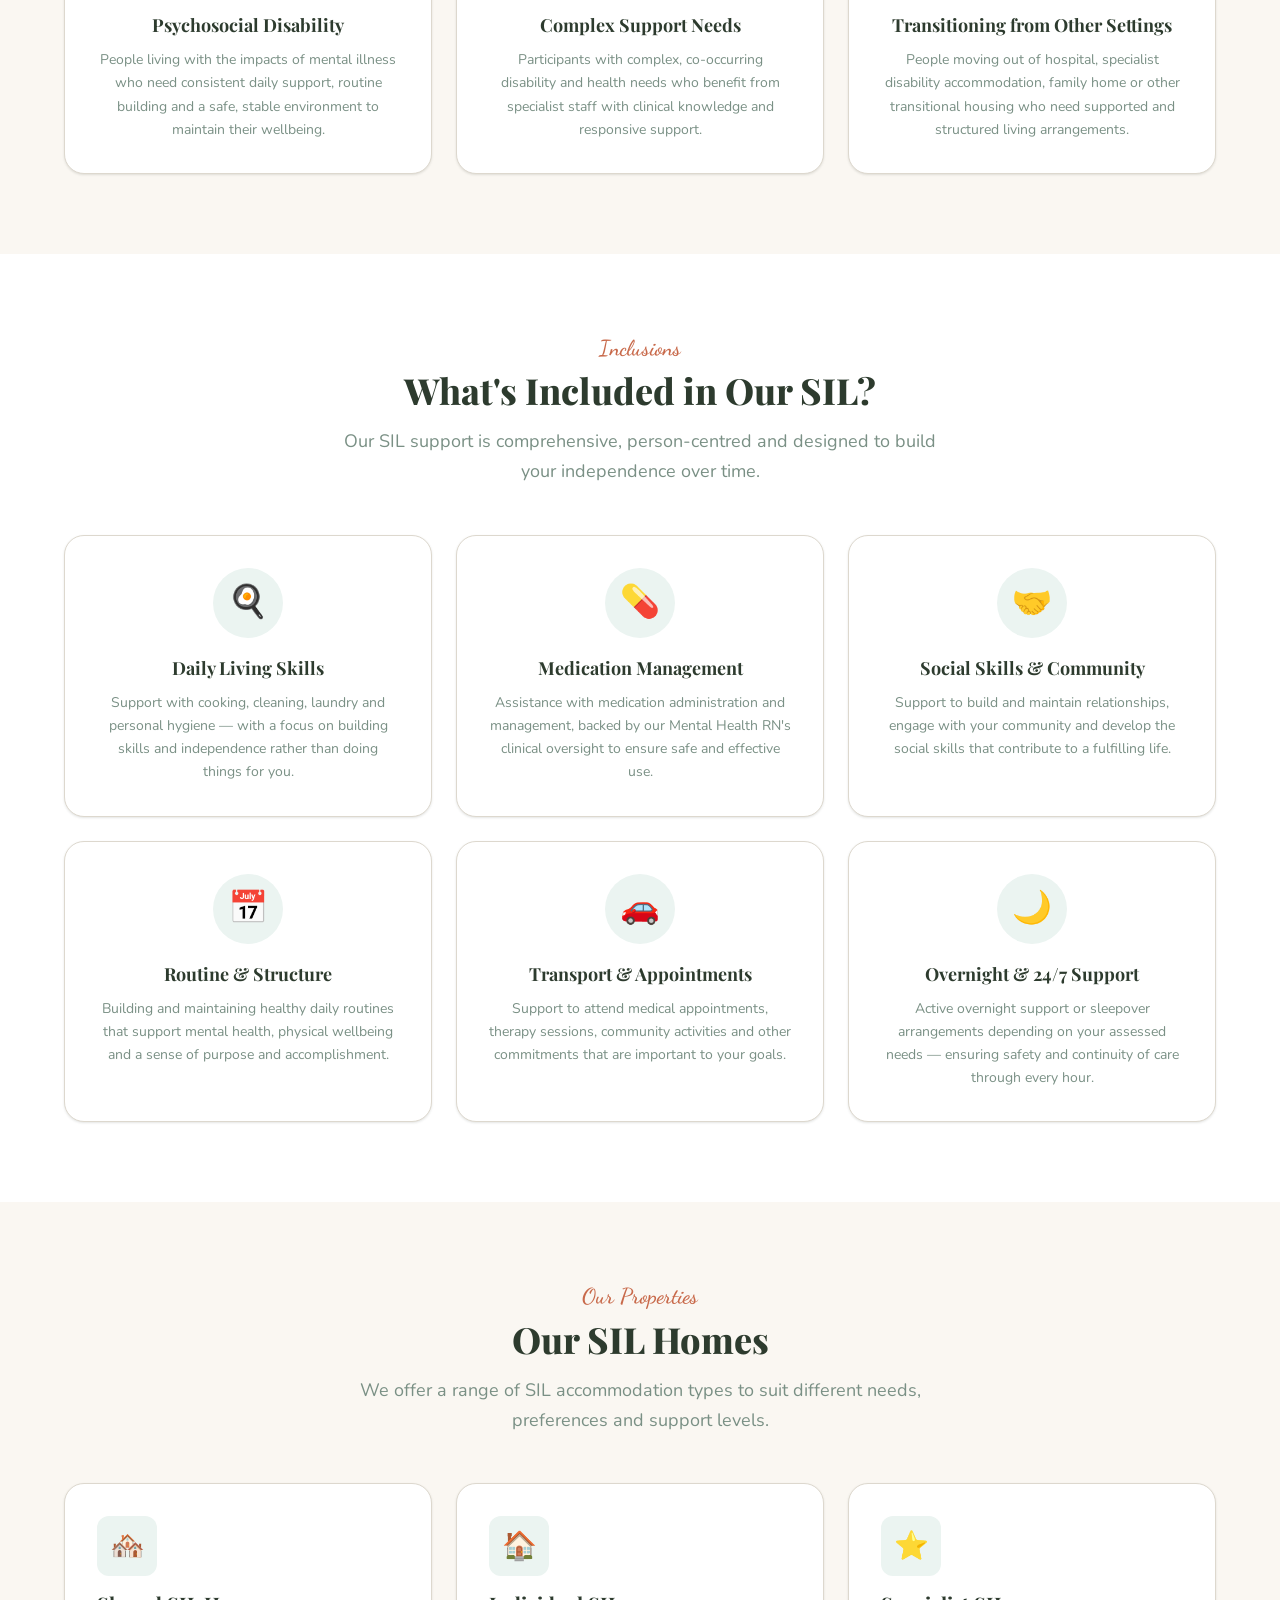
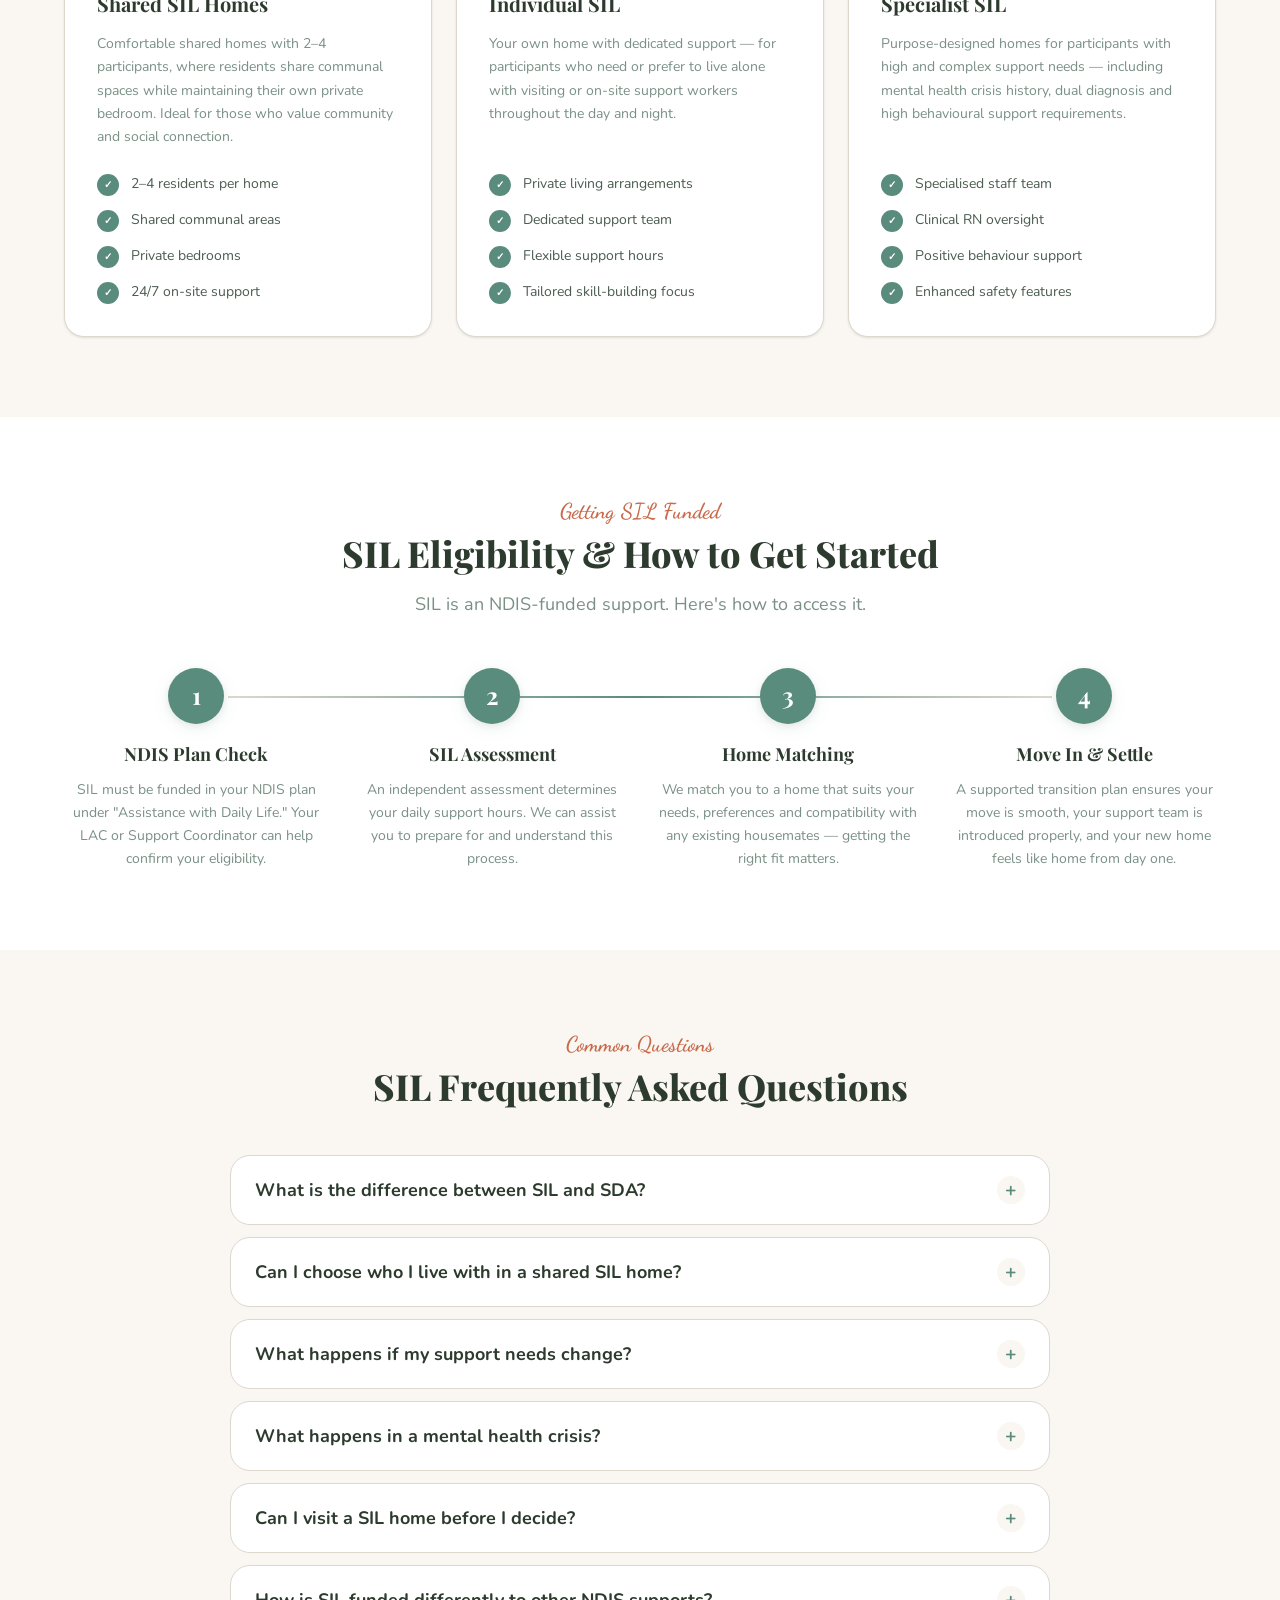
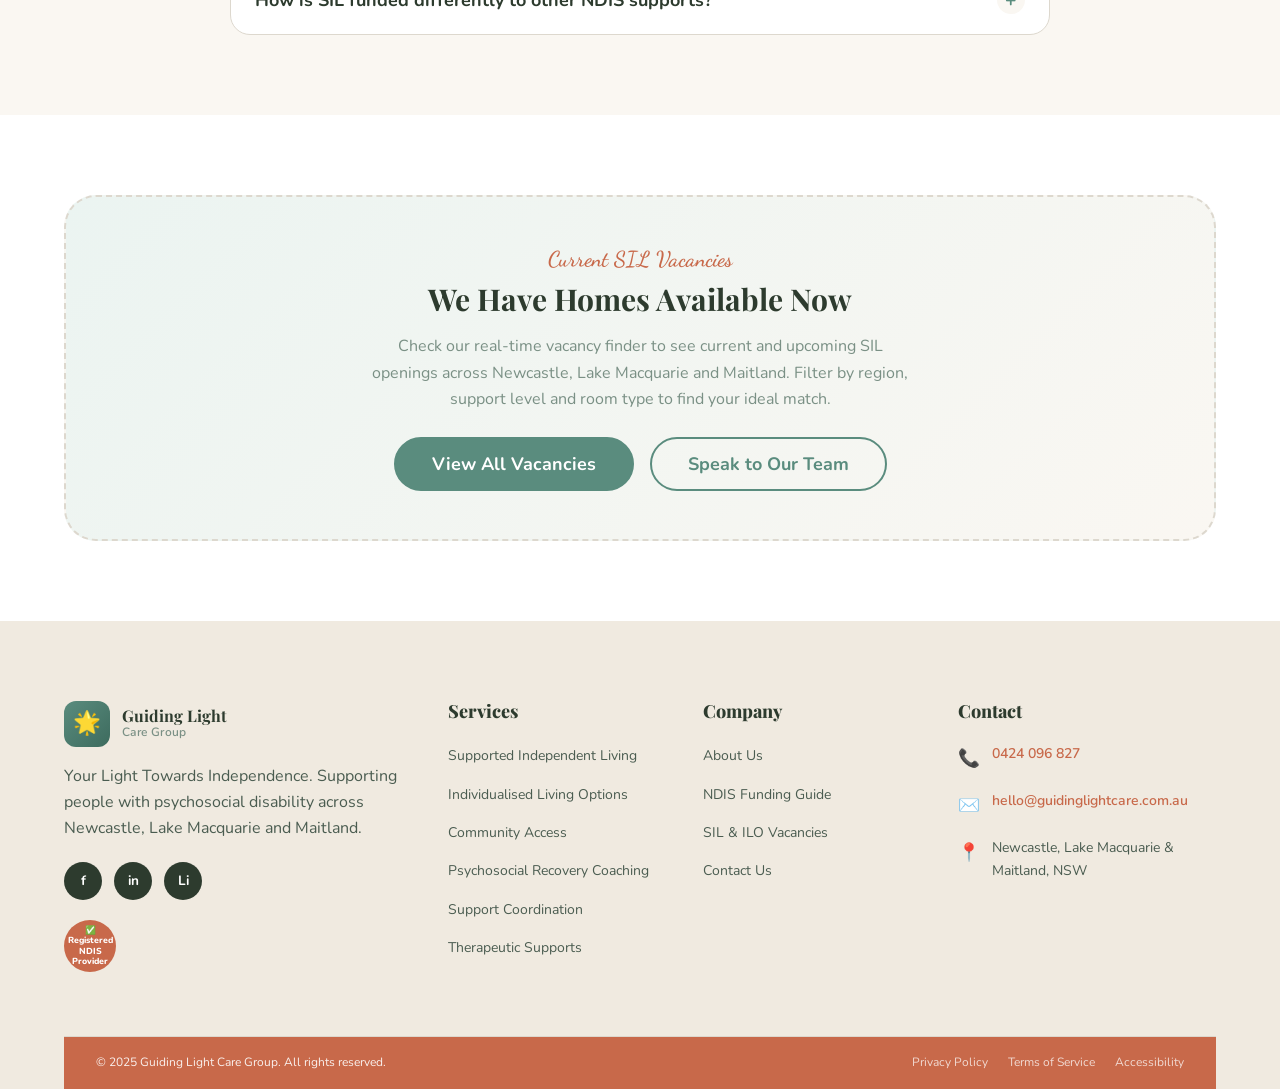
<file: services/sil.html>
<!DOCTYPE html>
<html lang="en">
<head>
  <meta charset="UTF-8" />
  <meta name="viewport" content="width=device-width, initial-scale=1.0" />
  <title>Supported Independent Living (SIL) | Guiding Light Care Group</title>
  <meta name="description" content="Guiding Light Care Group provides Supported Independent Living (SIL) in Newcastle, Lake Macquarie and Maitland. Shared and individual homes with 24/7 clinical support." />
  <link rel="preconnect" href="https://fonts.googleapis.com" />
  <link rel="preconnect" href="https://fonts.gstatic.com" crossorigin />
  <link href="https://fonts.googleapis.com/css2?family=Playfair+Display:ital,wght@0,700;0,800;1,700&family=Dancing+Script:wght@600;700&family=Nunito:ital,wght@0,400;0,500;0,600;0,700;0,800;1,400&display=swap" rel="stylesheet" />
  <link rel="stylesheet" href="../css/style.css" />
</head>
<body>

  <!-- HEADER -->
  <header class="site-header" id="site-header">
    <nav class="nav-inner">
      <a href="../index.html" class="nav-logo">
        <div class="nav-logo-icon">🌟</div>
        <div class="nav-logo-text"><strong>Guiding Light</strong><span>Care Group</span></div>
      </a>
      <ul class="nav-menu">
        <li class="nav-item"><a href="../index.html" class="nav-link">Home</a></li>
        <li class="nav-item"><a href="../about.html" class="nav-link">About Us</a></li>
        <li class="nav-item has-dropdown">
          <a href="#" class="nav-link active" aria-haspopup="true" aria-expanded="false">
            Services
            <svg xmlns="http://www.w3.org/2000/svg" viewBox="0 0 24 24" fill="none" stroke="currentColor" stroke-width="2.5" stroke-linecap="round" stroke-linejoin="round"><polyline points="6 9 12 15 18 9"></polyline></svg>
          </a>
          <ul class="dropdown-menu">
            <li><a href="sil.html" class="dropdown-item"><div class="dropdown-icon">🏠</div><div class="dropdown-text"><strong>Supported Independent Living</strong><span>SIL — shared &amp; individual homes</span></div></a></li>
            <li><a href="ilo.html" class="dropdown-item"><div class="dropdown-icon">🤝</div><div class="dropdown-text"><strong>Individualised Living Options</strong><span>ILO — flexible living arrangements</span></div></a></li>
            <li><a href="community-access.html" class="dropdown-item"><div class="dropdown-icon">🌏</div><div class="dropdown-text"><strong>Community Access</strong><span>Social, recreational &amp; skill-building</span></div></a></li>
            <li><a href="psychosocial-recovery.html" class="dropdown-item"><div class="dropdown-icon">💚</div><div class="dropdown-text"><strong>Psychosocial Recovery Coaching</strong><span>Mental health recovery support</span></div></a></li>
            <li><a href="support-coordination.html" class="dropdown-item"><div class="dropdown-icon">📋</div><div class="dropdown-text"><strong>Support Coordination</strong><span>Plan implementation &amp; coordination</span></div></a></li>
            <li><a href="therapeutic-supports.html" class="dropdown-item"><div class="dropdown-icon">🧠</div><div class="dropdown-text"><strong>Therapeutic Supports</strong><span>Evidence-based therapy &amp; allied health</span></div></a></li>
          </ul>
        </li>
        <li class="nav-item"><a href="../availability.html" class="nav-link">Vacancies</a></li>
        <li class="nav-item"><a href="../ndis-funding.html" class="nav-link">NDIS Funding</a></li>
        <li class="nav-item"><a href="../contact.html" class="nav-link">Contact</a></li>
      </ul>
      <div class="nav-cta">
        <a href="tel:0424096827" class="nav-phone">
          <svg xmlns="http://www.w3.org/2000/svg" width="16" height="16" viewBox="0 0 24 24" fill="none" stroke="currentColor" stroke-width="2.5" stroke-linecap="round" stroke-linejoin="round"><path d="M22 16.92v3a2 2 0 01-2.18 2 19.79 19.79 0 01-8.63-3.07A19.5 19.5 0 013.07 9.81 19.79 19.79 0 01.22 1.16 2 2 0 012.2 0h3a2 2 0 012 1.72c.127.96.361 1.903.7 2.81a2 2 0 01-.45 2.11L6.91 7.09a16 16 0 006 6l.55-.55a2 2 0 012.11-.45c.907.339 1.85.573 2.81.7A2 2 0 0122 16.92z"></path></svg>
          0424 096 827
        </a>
        <a href="../contact.html" class="btn btn--primary btn--sm">Get Support</a>
      </div>
      <button class="nav-hamburger" aria-label="Toggle menu" aria-expanded="false">
        <span></span><span></span><span></span>
      </button>
    </nav>
  </header>

  <!-- INNER HERO -->
  <section class="hero hero--inner">
    <div class="container hero__content">
      <nav class="breadcrumb">
        <a href="../index.html">Home</a><span>›</span>
        <a href="#">Services</a><span>›</span>
        <span>Supported Independent Living</span>
      </nav>
      <span class="script-label">NDIS Residential Support</span>
      <h1 class="hero__inner-title">Supported Independent Living (SIL) in Newcastle</h1>
      <p class="hero__inner-sub">24/7 support in a safe, comfortable home — so you can build your independence on your own terms.</p>
      <div class="btn-group" style="margin-top:1.5rem;">
        <a href="../availability.html" class="btn btn--primary">Check Current Vacancies</a>
        <a href="../contact.html" class="btn btn--terra">Enquire Now</a>
      </div>
    </div>
  </section>

  <!-- WHAT IS SIL -->
  <section class="section">
    <div class="container">
      <div class="split">
        <div class="split__image fade-in-up">
          <div class="split__image-placeholder img-placeholder" style="min-height:400px;border-radius:1.25rem;">🏠</div>
        </div>
        <div class="split__content fade-in-up delay-2">
          <span class="script-label">What is SIL?</span>
          <h2>Support That Lives With You</h2>
          <p class="lead">Supported Independent Living (SIL) is an NDIS support that funds assistance with daily tasks in a shared or individual home — helping you live as independently as possible.</p>
          <p>SIL is not just about the practical tasks of daily living. It's about building your capacity, developing skills and having the confidence to live the life you want — with support that adjusts as your needs change.</p>
          <p>At Guiding Light Care Group, our SIL homes are warm, welcoming and staffed by qualified support workers with real experience in mental health and complex needs. Our Mental Health RN is always on-call to provide clinical oversight and support.</p>
          <a href="../contact.html" class="btn btn--primary" style="margin-top:0.5rem;">Talk to Our SIL Team</a>
        </div>
      </div>
    </div>
  </section>

  <!-- WHO IS SIL FOR -->
  <section class="section section--alt">
    <div class="container">
      <div class="section-header text-center">
        <span class="script-label">Is SIL Right for You?</span>
        <h2 class="section-title display-heading">Who is SIL For?</h2>
        <p class="section-subtitle">SIL is designed for NDIS participants who need daily support to live at home — but who want to maintain their independence and build their skills over time.</p>
      </div>
      <div class="grid-3">
        <div class="why-card fade-in-up">
          <div class="why-card__icon">🧠</div>
          <h3 class="why-card__title">Psychosocial Disability</h3>
          <p class="why-card__desc">People living with the impacts of mental illness who need consistent daily support, routine building and a safe, stable environment to maintain their wellbeing.</p>
        </div>
        <div class="why-card fade-in-up delay-1">
          <div class="why-card__icon">⚡</div>
          <h3 class="why-card__title">Complex Support Needs</h3>
          <p class="why-card__desc">Participants with complex, co-occurring disability and health needs who benefit from specialist staff with clinical knowledge and responsive support.</p>
        </div>
        <div class="why-card fade-in-up delay-2">
          <div class="why-card__icon">🏡</div>
          <h3 class="why-card__title">Transitioning from Other Settings</h3>
          <p class="why-card__desc">People moving out of hospital, specialist disability accommodation, family home or other transitional housing who need supported and structured living arrangements.</p>
        </div>
      </div>
    </div>
  </section>

  <!-- WHAT'S INCLUDED -->
  <section class="section">
    <div class="container">
      <div class="section-header text-center">
        <span class="script-label">Inclusions</span>
        <h2 class="section-title display-heading">What's Included in Our SIL?</h2>
        <p class="section-subtitle">Our SIL support is comprehensive, person-centred and designed to build your independence over time.</p>
      </div>
      <div class="grid-3">
        <div class="why-card fade-in-up">
          <div class="why-card__icon">🍳</div>
          <h3 class="why-card__title">Daily Living Skills</h3>
          <p class="why-card__desc">Support with cooking, cleaning, laundry and personal hygiene — with a focus on building skills and independence rather than doing things for you.</p>
        </div>
        <div class="why-card fade-in-up delay-1">
          <div class="why-card__icon">💊</div>
          <h3 class="why-card__title">Medication Management</h3>
          <p class="why-card__desc">Assistance with medication administration and management, backed by our Mental Health RN's clinical oversight to ensure safe and effective use.</p>
        </div>
        <div class="why-card fade-in-up delay-2">
          <div class="why-card__icon">🤝</div>
          <h3 class="why-card__title">Social Skills &amp; Community</h3>
          <p class="why-card__desc">Support to build and maintain relationships, engage with your community and develop the social skills that contribute to a fulfilling life.</p>
        </div>
        <div class="why-card fade-in-up delay-3">
          <div class="why-card__icon">📅</div>
          <h3 class="why-card__title">Routine &amp; Structure</h3>
          <p class="why-card__desc">Building and maintaining healthy daily routines that support mental health, physical wellbeing and a sense of purpose and accomplishment.</p>
        </div>
        <div class="why-card fade-in-up delay-4">
          <div class="why-card__icon">🚗</div>
          <h3 class="why-card__title">Transport &amp; Appointments</h3>
          <p class="why-card__desc">Support to attend medical appointments, therapy sessions, community activities and other commitments that are important to your goals.</p>
        </div>
        <div class="why-card fade-in-up delay-5">
          <div class="why-card__icon">🌙</div>
          <h3 class="why-card__title">Overnight &amp; 24/7 Support</h3>
          <p class="why-card__desc">Active overnight support or sleepover arrangements depending on your assessed needs — ensuring safety and continuity of care through every hour.</p>
        </div>
      </div>
    </div>
  </section>

  <!-- OUR SIL HOMES -->
  <section class="section section--alt">
    <div class="container">
      <div class="section-header text-center">
        <span class="script-label">Our Properties</span>
        <h2 class="section-title display-heading">Our SIL Homes</h2>
        <p class="section-subtitle">We offer a range of SIL accommodation types to suit different needs, preferences and support levels.</p>
      </div>
      <div class="grid-3">
        <div class="service-card fade-in-up" style="text-decoration:none;cursor:default;">
          <div class="service-card__icon">🏘️</div>
          <h3 class="service-card__title">Shared SIL Homes</h3>
          <p class="service-card__desc">Comfortable shared homes with 2–4 participants, where residents share communal spaces while maintaining their own private bedroom. Ideal for those who value community and social connection.</p>
          <ul class="checklist" style="margin-top:0.5rem;">
            <li class="checklist-item"><span class="check-icon">✓</span>2–4 residents per home</li>
            <li class="checklist-item"><span class="check-icon">✓</span>Shared communal areas</li>
            <li class="checklist-item"><span class="check-icon">✓</span>Private bedrooms</li>
            <li class="checklist-item"><span class="check-icon">✓</span>24/7 on-site support</li>
          </ul>
        </div>
        <div class="service-card fade-in-up delay-2" style="text-decoration:none;cursor:default;">
          <div class="service-card__icon">🏠</div>
          <h3 class="service-card__title">Individual SIL</h3>
          <p class="service-card__desc">Your own home with dedicated support — for participants who need or prefer to live alone with visiting or on-site support workers throughout the day and night.</p>
          <ul class="checklist" style="margin-top:0.5rem;">
            <li class="checklist-item"><span class="check-icon">✓</span>Private living arrangements</li>
            <li class="checklist-item"><span class="check-icon">✓</span>Dedicated support team</li>
            <li class="checklist-item"><span class="check-icon">✓</span>Flexible support hours</li>
            <li class="checklist-item"><span class="check-icon">✓</span>Tailored skill-building focus</li>
          </ul>
        </div>
        <div class="service-card fade-in-up delay-4" style="text-decoration:none;cursor:default;">
          <div class="service-card__icon">⭐</div>
          <h3 class="service-card__title">Specialist SIL</h3>
          <p class="service-card__desc">Purpose-designed homes for participants with high and complex support needs — including mental health crisis history, dual diagnosis and high behavioural support requirements.</p>
          <ul class="checklist" style="margin-top:0.5rem;">
            <li class="checklist-item"><span class="check-icon">✓</span>Specialised staff team</li>
            <li class="checklist-item"><span class="check-icon">✓</span>Clinical RN oversight</li>
            <li class="checklist-item"><span class="check-icon">✓</span>Positive behaviour support</li>
            <li class="checklist-item"><span class="check-icon">✓</span>Enhanced safety features</li>
          </ul>
        </div>
      </div>
    </div>
  </section>

  <!-- ELIGIBILITY STEPS -->
  <section class="section">
    <div class="container">
      <div class="section-header text-center">
        <span class="script-label">Getting SIL Funded</span>
        <h2 class="section-title display-heading">SIL Eligibility &amp; How to Get Started</h2>
        <p class="section-subtitle">SIL is an NDIS-funded support. Here's how to access it.</p>
      </div>
      <div class="steps-grid">
        <div class="step-item fade-in-up">
          <div class="step-number">1</div>
          <h3 class="step-title">NDIS Plan Check</h3>
          <p class="step-desc">SIL must be funded in your NDIS plan under "Assistance with Daily Life." Your LAC or Support Coordinator can help confirm your eligibility.</p>
        </div>
        <div class="step-item fade-in-up delay-1">
          <div class="step-number">2</div>
          <h3 class="step-title">SIL Assessment</h3>
          <p class="step-desc">An independent assessment determines your daily support hours. We can assist you to prepare for and understand this process.</p>
        </div>
        <div class="step-item fade-in-up delay-2">
          <div class="step-number">3</div>
          <h3 class="step-title">Home Matching</h3>
          <p class="step-desc">We match you to a home that suits your needs, preferences and compatibility with any existing housemates — getting the right fit matters.</p>
        </div>
        <div class="step-item fade-in-up delay-3">
          <div class="step-number">4</div>
          <h3 class="step-title">Move In &amp; Settle</h3>
          <p class="step-desc">A supported transition plan ensures your move is smooth, your support team is introduced properly, and your new home feels like home from day one.</p>
        </div>
      </div>
    </div>
  </section>

  <!-- FAQ -->
  <section class="section section--alt">
    <div class="container">
      <div class="section-header text-center">
        <span class="script-label">Common Questions</span>
        <h2 class="section-title display-heading">SIL Frequently Asked Questions</h2>
      </div>
      <div class="faq-list">
        <div class="faq-item">
          <button class="faq-question">What is the difference between SIL and SDA?<span class="faq-icon">+</span></button>
          <div class="faq-answer"><div class="faq-answer-inner">SIL (Supported Independent Living) funds the <em>support</em> you receive at home — the support workers, their time and the assistance they provide. SDA (Specialist Disability Accommodation) funds the <em>building</em> — the physical property itself. You can have SIL in an SDA property, in a standard rental, or in your own home. Not all SIL participants need SDA.</div></div>
        </div>
        <div class="faq-item">
          <button class="faq-question">Can I choose who I live with in a shared SIL home?<span class="faq-icon">+</span></button>
          <div class="faq-answer"><div class="faq-answer-inner">We take compatibility very seriously. Before placing a participant in a shared home, we consult with all existing residents and their support networks. We consider personality, routines, support needs and lifestyle preferences to ensure a good match. You always have the right to say no to a proposed housemate arrangement.</div></div>
        </div>
        <div class="faq-item">
          <button class="faq-question">What happens if my support needs change?<span class="faq-icon">+</span></button>
          <div class="faq-answer"><div class="faq-answer-inner">Your SIL funding and support hours are reviewed regularly as part of your NDIS plan cycle. If your needs change significantly between reviews, we can assist you to request an unscheduled plan review. We work with you and your support coordinator to ensure your SIL always reflects your current needs.</div></div>
        </div>
        <div class="faq-item">
          <button class="faq-question">What happens in a mental health crisis?<span class="faq-icon">+</span></button>
          <div class="faq-answer"><div class="faq-answer-inner">Our SIL homes have detailed crisis response plans for every participant. Our Mental Health RN is available on-call at all times. In a mental health crisis, our support workers follow evidence-based protocols, including contacting our RN, engaging mental health crisis teams when appropriate, and ensuring the participant's safety and dignity throughout.</div></div>
        </div>
        <div class="faq-item">
          <button class="faq-question">Can I visit a SIL home before I decide?<span class="faq-icon">+</span></button>
          <div class="faq-answer"><div class="faq-answer-inner">Absolutely — we strongly encourage this. We'll arrange a supported visit to any home you're considering, at a time that suits you and the existing residents. You can spend time in the home, meet the staff and get a feel for the environment before making any decisions.</div></div>
        </div>
        <div class="faq-item">
          <button class="faq-question">How is SIL funded differently to other NDIS supports?<span class="faq-icon">+</span></button>
          <div class="faq-answer"><div class="faq-answer-inner">SIL is funded under the "Assistance with Daily Life" support category (Core Supports). Unlike most other NDIS supports, SIL funding is quoted by the provider based on an individual assessment of your support needs — rather than being a set line item in your plan. This means your SIL funding reflects your actual needs. We can assist you to understand the quoting process.</div></div>
        </div>
      </div>
    </div>
  </section>

  <!-- CTA + VACANCIES -->
  <section class="section">
    <div class="container">
      <div class="availability-banner fade-in-up text-center">
        <span class="script-label">Current SIL Vacancies</span>
        <h3>We Have Homes Available Now</h3>
        <p>Check our real-time vacancy finder to see current and upcoming SIL openings across Newcastle, Lake Macquarie and Maitland. Filter by region, support level and room type to find your ideal match.</p>
        <div class="btn-group" style="justify-content:center; margin-top:1rem;">
          <a href="../availability.html" class="btn btn--primary btn--lg">View All Vacancies</a>
          <a href="../contact.html" class="btn btn--outline btn--lg">Speak to Our Team</a>
        </div>
      </div>
    </div>
  </section>

  <!-- FOOTER -->
  <footer class="site-footer">
    <div class="container">
      <div class="footer-grid">
        <div class="footer-brand">
          <a href="../index.html" class="nav-logo">
            <div class="nav-logo-icon">🌟</div>
            <div class="nav-logo-text"><strong>Guiding Light</strong><span>Care Group</span></div>
          </a>
          <p class="footer-tagline">Your Light Towards Independence. Supporting people with psychosocial disability across Newcastle, Lake Macquarie and Maitland.</p>
          <div class="footer-social">
            <a href="#" aria-label="Facebook">f</a>
            <a href="#" aria-label="Instagram">in</a>
            <a href="#" aria-label="LinkedIn">Li</a>
          </div>
          <div class="footer-ndis-badge">✅ Registered NDIS Provider</div>
        </div>
        <div class="footer-col">
          <h4>Services</h4>
          <ul class="footer-links">
            <li><a href="sil.html">Supported Independent Living</a></li>
            <li><a href="ilo.html">Individualised Living Options</a></li>
            <li><a href="community-access.html">Community Access</a></li>
            <li><a href="psychosocial-recovery.html">Psychosocial Recovery Coaching</a></li>
            <li><a href="support-coordination.html">Support Coordination</a></li>
            <li><a href="therapeutic-supports.html">Therapeutic Supports</a></li>
          </ul>
        </div>
        <div class="footer-col">
          <h4>Company</h4>
          <ul class="footer-links">
            <li><a href="../about.html">About Us</a></li>
            <li><a href="../ndis-funding.html">NDIS Funding Guide</a></li>
            <li><a href="../availability.html">SIL &amp; ILO Vacancies</a></li>
            <li><a href="../contact.html">Contact Us</a></li>
          </ul>
        </div>
        <div class="footer-col">
          <h4>Contact</h4>
          <div class="footer-contact-item"><span class="icon">📞</span><a href="tel:0424096827">0424 096 827</a></div>
          <div class="footer-contact-item"><span class="icon">✉️</span><a href="mailto:hello@guidinglightcare.com.au">hello@guidinglightcare.com.au</a></div>
          <div class="footer-contact-item"><span class="icon">📍</span><span>Newcastle, Lake Macquarie &amp; Maitland, NSW</span></div>
        </div>
      </div>
      <div class="footer-bottom">
        <span>© 2025 Guiding Light Care Group. All rights reserved.</span>
        <div class="footer-bottom-links">
          <a href="#">Privacy Policy</a>
          <a href="#">Terms of Service</a>
          <a href="#">Accessibility</a>
        </div>
      </div>
    </div>
  </footer>

  <script src="../js/main.js"></script>
</body>
</html>
</file>
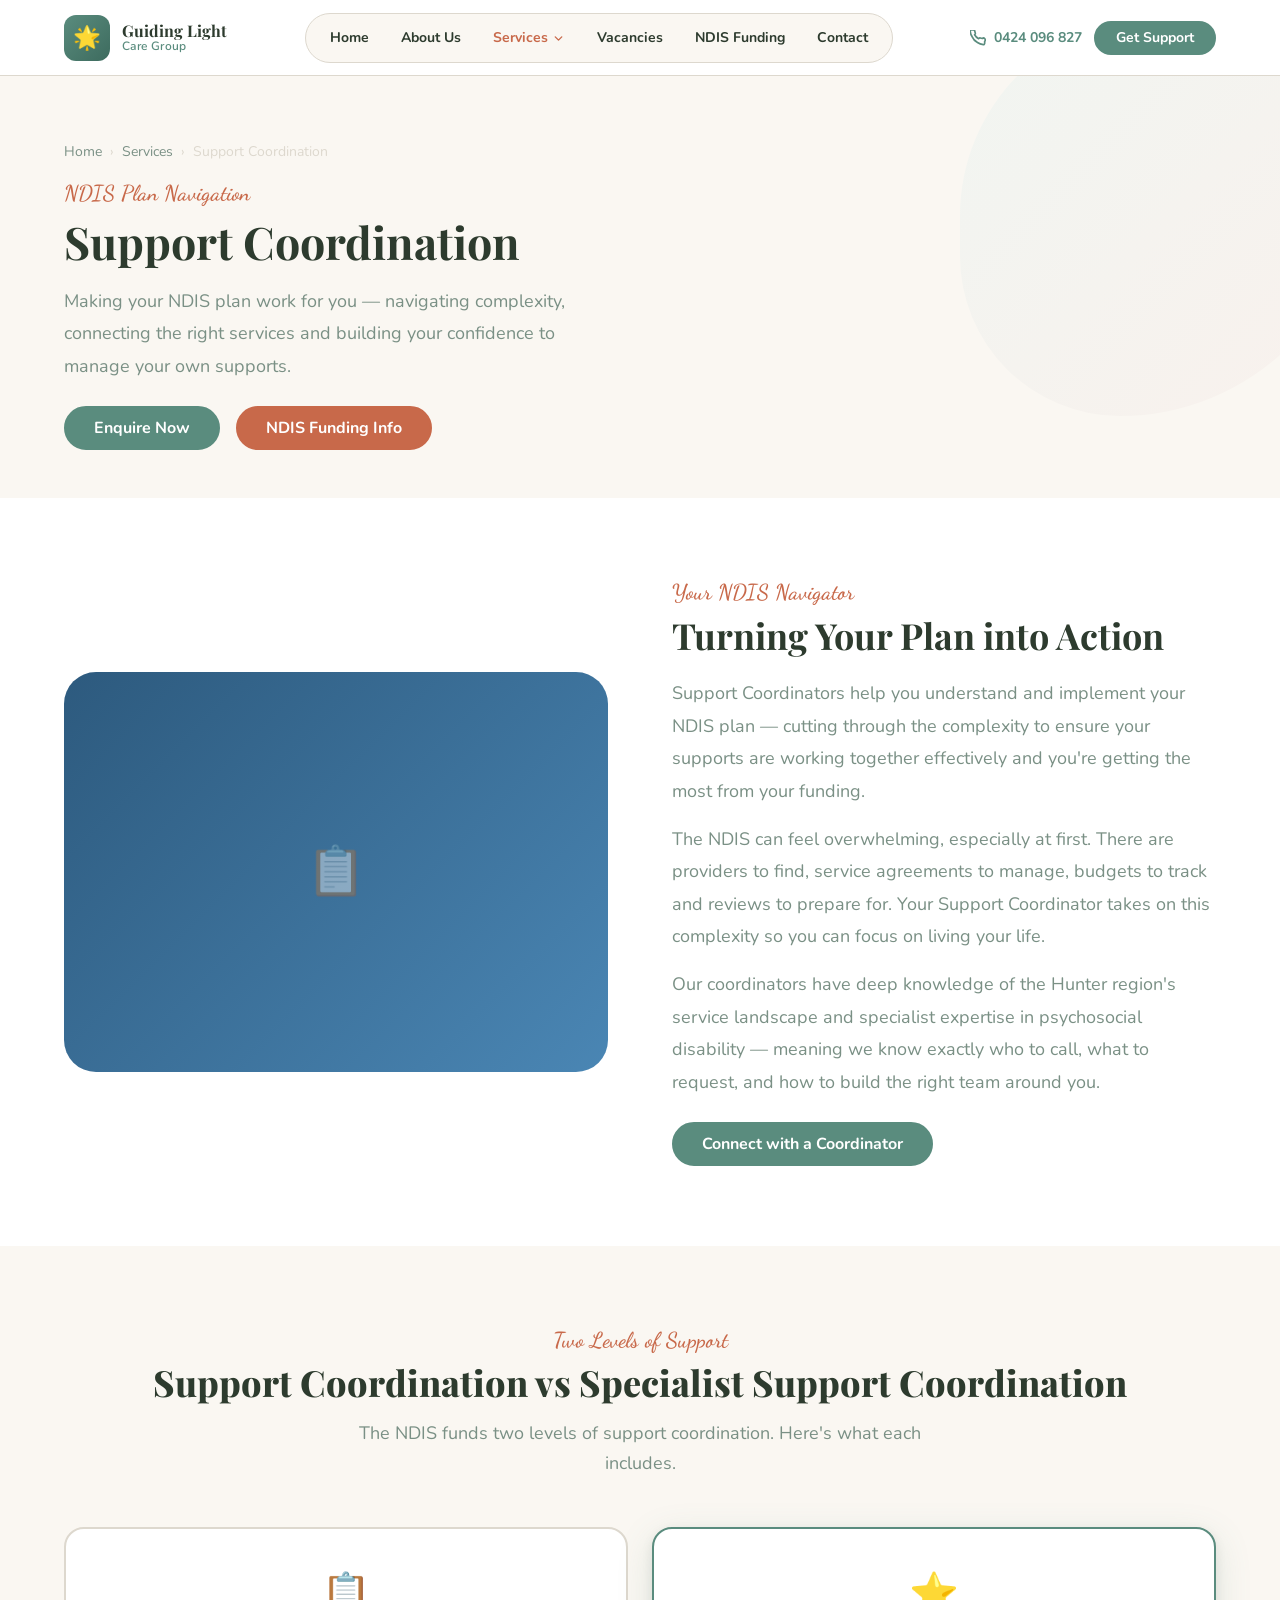
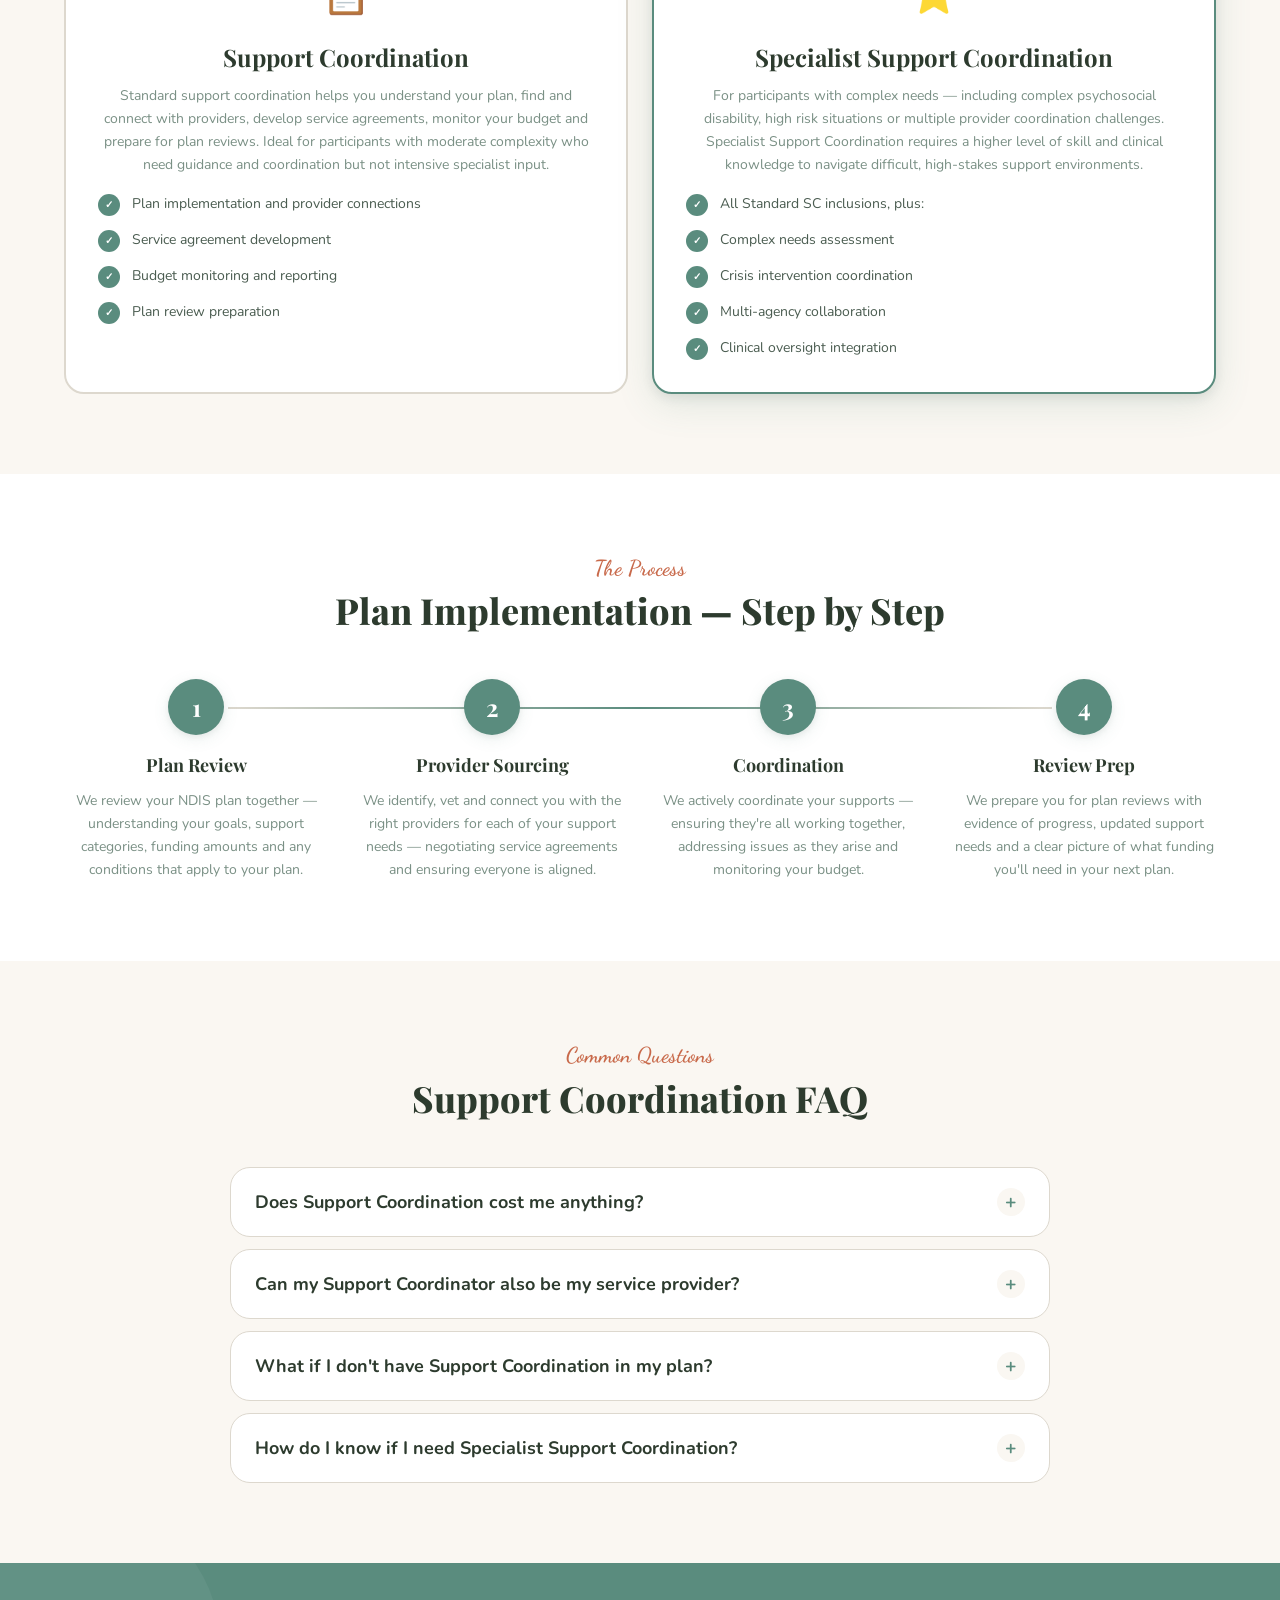
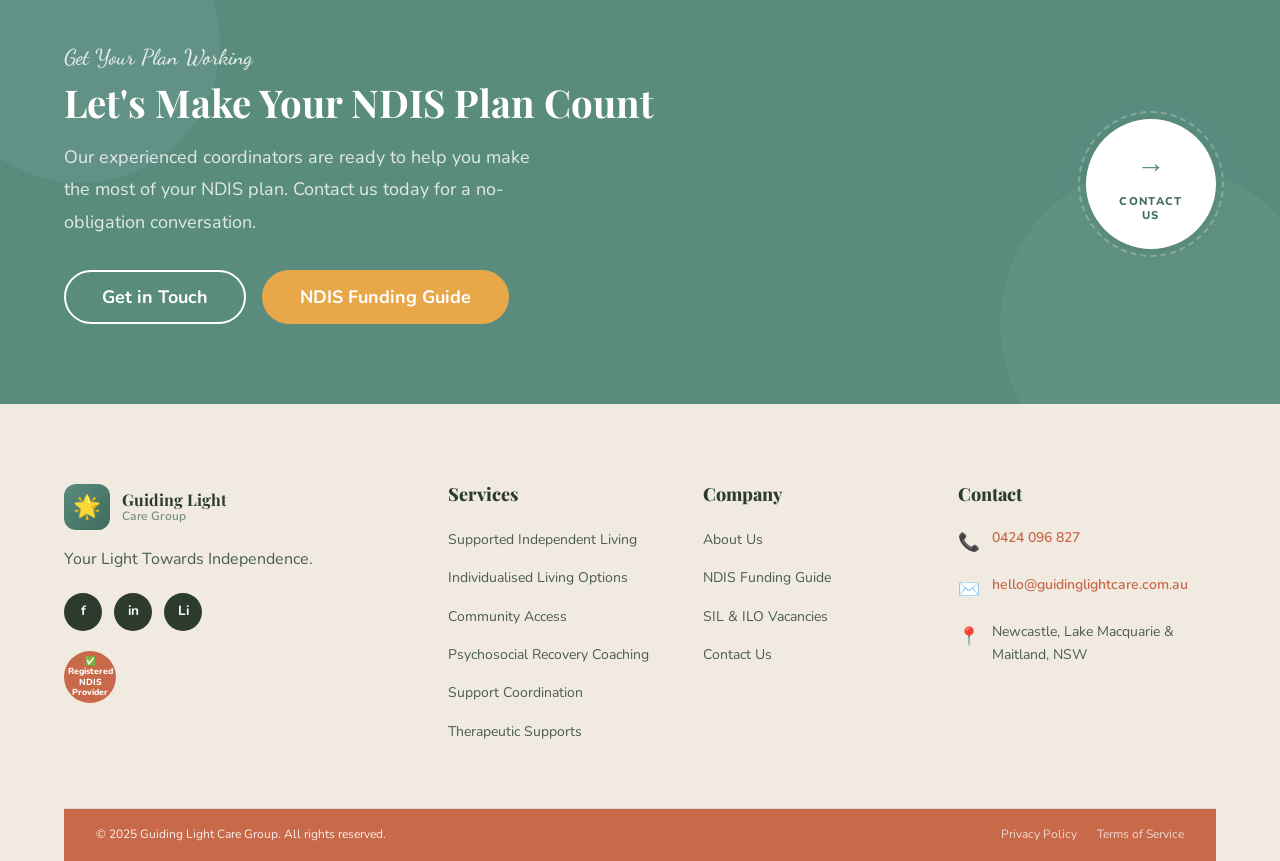
<file: services/support-coordination.html>
<!DOCTYPE html>
<html lang="en">
<head>
  <meta charset="UTF-8" />
  <meta name="viewport" content="width=device-width, initial-scale=1.0" />
  <title>Support Coordination | Guiding Light Care Group</title>
  <meta name="description" content="NDIS Support Coordination and Specialist Support Coordination from Guiding Light Care Group — helping you implement your plan, connect with services and achieve your goals." />
  <link rel="preconnect" href="https://fonts.googleapis.com" />
  <link rel="preconnect" href="https://fonts.gstatic.com" crossorigin />
  <link href="https://fonts.googleapis.com/css2?family=Playfair+Display:ital,wght@0,700;0,800;1,700&family=Dancing+Script:wght@600;700&family=Nunito:ital,wght@0,400;0,500;0,600;0,700;0,800;1,400&display=swap" rel="stylesheet" />
  <link rel="stylesheet" href="../css/style.css" />
</head>
<body>

  <!-- HEADER -->
  <header class="site-header" id="site-header">
    <nav class="nav-inner">
      <a href="../index.html" class="nav-logo">
        <div class="nav-logo-icon">🌟</div>
        <div class="nav-logo-text"><strong>Guiding Light</strong><span>Care Group</span></div>
      </a>
      <ul class="nav-menu">
        <li class="nav-item"><a href="../index.html" class="nav-link">Home</a></li>
        <li class="nav-item"><a href="../about.html" class="nav-link">About Us</a></li>
        <li class="nav-item has-dropdown">
          <a href="#" class="nav-link active" aria-haspopup="true" aria-expanded="false">
            Services
            <svg xmlns="http://www.w3.org/2000/svg" viewBox="0 0 24 24" fill="none" stroke="currentColor" stroke-width="2.5" stroke-linecap="round" stroke-linejoin="round"><polyline points="6 9 12 15 18 9"></polyline></svg>
          </a>
          <ul class="dropdown-menu">
            <li><a href="sil.html" class="dropdown-item"><div class="dropdown-icon">🏠</div><div class="dropdown-text"><strong>Supported Independent Living</strong><span>SIL — shared &amp; individual homes</span></div></a></li>
            <li><a href="ilo.html" class="dropdown-item"><div class="dropdown-icon">🤝</div><div class="dropdown-text"><strong>Individualised Living Options</strong><span>ILO — flexible living arrangements</span></div></a></li>
            <li><a href="community-access.html" class="dropdown-item"><div class="dropdown-icon">🌏</div><div class="dropdown-text"><strong>Community Access</strong><span>Social, recreational &amp; skill-building</span></div></a></li>
            <li><a href="psychosocial-recovery.html" class="dropdown-item"><div class="dropdown-icon">💚</div><div class="dropdown-text"><strong>Psychosocial Recovery Coaching</strong><span>Mental health recovery support</span></div></a></li>
            <li><a href="support-coordination.html" class="dropdown-item"><div class="dropdown-icon">📋</div><div class="dropdown-text"><strong>Support Coordination</strong><span>Plan implementation &amp; coordination</span></div></a></li>
            <li><a href="therapeutic-supports.html" class="dropdown-item"><div class="dropdown-icon">🧠</div><div class="dropdown-text"><strong>Therapeutic Supports</strong><span>Evidence-based therapy &amp; allied health</span></div></a></li>
          </ul>
        </li>
        <li class="nav-item"><a href="../availability.html" class="nav-link">Vacancies</a></li>
        <li class="nav-item"><a href="../ndis-funding.html" class="nav-link">NDIS Funding</a></li>
        <li class="nav-item"><a href="../contact.html" class="nav-link">Contact</a></li>
      </ul>
      <div class="nav-cta">
        <a href="tel:0424096827" class="nav-phone">
          <svg xmlns="http://www.w3.org/2000/svg" width="16" height="16" viewBox="0 0 24 24" fill="none" stroke="currentColor" stroke-width="2.5" stroke-linecap="round" stroke-linejoin="round"><path d="M22 16.92v3a2 2 0 01-2.18 2 19.79 19.79 0 01-8.63-3.07A19.5 19.5 0 013.07 9.81 19.79 19.79 0 01.22 1.16 2 2 0 012.2 0h3a2 2 0 012 1.72c.127.96.361 1.903.7 2.81a2 2 0 01-.45 2.11L6.91 7.09a16 16 0 006 6l.55-.55a2 2 0 012.11-.45c.907.339 1.85.573 2.81.7A2 2 0 0122 16.92z"></path></svg>
          0424 096 827
        </a>
        <a href="../contact.html" class="btn btn--primary btn--sm">Get Support</a>
      </div>
      <button class="nav-hamburger" aria-label="Toggle menu" aria-expanded="false">
        <span></span><span></span><span></span>
      </button>
    </nav>
  </header>

  <!-- INNER HERO -->
  <section class="hero hero--inner">
    <div class="container hero__content">
      <nav class="breadcrumb">
        <a href="../index.html">Home</a><span>›</span>
        <a href="#">Services</a><span>›</span>
        <span>Support Coordination</span>
      </nav>
      <span class="script-label">NDIS Plan Navigation</span>
      <h1 class="hero__inner-title">Support Coordination</h1>
      <p class="hero__inner-sub">Making your NDIS plan work for you — navigating complexity, connecting the right services and building your confidence to manage your own supports.</p>
      <div class="btn-group" style="margin-top:1.5rem;">
        <a href="../contact.html" class="btn btn--primary">Enquire Now</a>
        <a href="../ndis-funding.html" class="btn btn--terra">NDIS Funding Info</a>
      </div>
    </div>
  </section>

  <!-- WHAT COORDINATORS DO -->
  <section class="section">
    <div class="container">
      <div class="split">
        <div class="split__image fade-in-up">
          <div class="split__image-placeholder img-placeholder img-placeholder--blue" style="min-height:400px;border-radius:1.25rem;">📋</div>
        </div>
        <div class="split__content fade-in-up delay-2">
          <span class="script-label">Your NDIS Navigator</span>
          <h2>Turning Your Plan into Action</h2>
          <p class="lead">Support Coordinators help you understand and implement your NDIS plan — cutting through the complexity to ensure your supports are working together effectively and you're getting the most from your funding.</p>
          <p>The NDIS can feel overwhelming, especially at first. There are providers to find, service agreements to manage, budgets to track and reviews to prepare for. Your Support Coordinator takes on this complexity so you can focus on living your life.</p>
          <p>Our coordinators have deep knowledge of the Hunter region's service landscape and specialist expertise in psychosocial disability — meaning we know exactly who to call, what to request, and how to build the right team around you.</p>
          <a href="../contact.html" class="btn btn--primary" style="margin-top:0.5rem;">Connect with a Coordinator</a>
        </div>
      </div>
    </div>
  </section>

  <!-- TYPES OF SC -->
  <section class="section section--alt">
    <div class="container">
      <div class="section-header text-center">
        <span class="script-label">Two Levels of Support</span>
        <h2 class="section-title display-heading">Support Coordination vs Specialist Support Coordination</h2>
        <p class="section-subtitle">The NDIS funds two levels of support coordination. Here's what each includes.</p>
      </div>
      <div class="grid-2">
        <div class="plan-card fade-in-up">
          <div class="plan-card__icon">📋</div>
          <h3 class="plan-card__title">Support Coordination</h3>
          <p class="plan-card__desc">Standard support coordination helps you understand your plan, find and connect with providers, develop service agreements, monitor your budget and prepare for plan reviews. Ideal for participants with moderate complexity who need guidance and coordination but not intensive specialist input.</p>
          <ul class="checklist" style="margin-top:1rem; text-align:left;">
            <li class="checklist-item"><span class="check-icon">✓</span>Plan implementation and provider connections</li>
            <li class="checklist-item"><span class="check-icon">✓</span>Service agreement development</li>
            <li class="checklist-item"><span class="check-icon">✓</span>Budget monitoring and reporting</li>
            <li class="checklist-item"><span class="check-icon">✓</span>Plan review preparation</li>
          </ul>
        </div>
        <div class="plan-card plan-card--featured fade-in-up delay-2">
          <div class="plan-card__icon">⭐</div>
          <h3 class="plan-card__title">Specialist Support Coordination</h3>
          <p class="plan-card__desc">For participants with complex needs — including complex psychosocial disability, high risk situations or multiple provider coordination challenges. Specialist Support Coordination requires a higher level of skill and clinical knowledge to navigate difficult, high-stakes support environments.</p>
          <ul class="checklist" style="margin-top:1rem; text-align:left;">
            <li class="checklist-item"><span class="check-icon">✓</span>All Standard SC inclusions, plus:</li>
            <li class="checklist-item"><span class="check-icon">✓</span>Complex needs assessment</li>
            <li class="checklist-item"><span class="check-icon">✓</span>Crisis intervention coordination</li>
            <li class="checklist-item"><span class="check-icon">✓</span>Multi-agency collaboration</li>
            <li class="checklist-item"><span class="check-icon">✓</span>Clinical oversight integration</li>
          </ul>
        </div>
      </div>
    </div>
  </section>

  <!-- PLAN IMPLEMENTATION -->
  <section class="section">
    <div class="container">
      <div class="section-header text-center">
        <span class="script-label">The Process</span>
        <h2 class="section-title display-heading">Plan Implementation — Step by Step</h2>
      </div>
      <div class="steps-grid">
        <div class="step-item fade-in-up">
          <div class="step-number">1</div>
          <h3 class="step-title">Plan Review</h3>
          <p class="step-desc">We review your NDIS plan together — understanding your goals, support categories, funding amounts and any conditions that apply to your plan.</p>
        </div>
        <div class="step-item fade-in-up delay-1">
          <div class="step-number">2</div>
          <h3 class="step-title">Provider Sourcing</h3>
          <p class="step-desc">We identify, vet and connect you with the right providers for each of your support needs — negotiating service agreements and ensuring everyone is aligned.</p>
        </div>
        <div class="step-item fade-in-up delay-2">
          <div class="step-number">3</div>
          <h3 class="step-title">Coordination</h3>
          <p class="step-desc">We actively coordinate your supports — ensuring they're all working together, addressing issues as they arise and monitoring your budget.</p>
        </div>
        <div class="step-item fade-in-up delay-3">
          <div class="step-number">4</div>
          <h3 class="step-title">Review Prep</h3>
          <p class="step-desc">We prepare you for plan reviews with evidence of progress, updated support needs and a clear picture of what funding you'll need in your next plan.</p>
        </div>
      </div>
    </div>
  </section>

  <!-- FAQ -->
  <section class="section section--alt">
    <div class="container">
      <div class="section-header text-center">
        <span class="script-label">Common Questions</span>
        <h2 class="section-title display-heading">Support Coordination FAQ</h2>
      </div>
      <div class="faq-list">
        <div class="faq-item">
          <button class="faq-question">Does Support Coordination cost me anything?<span class="faq-icon">+</span></button>
          <div class="faq-answer"><div class="faq-answer-inner">Support Coordination is funded from your NDIS plan's Capacity Building budget — specifically the "Support Coordination" line item. It does not come from your Core Supports budget. If you have Support Coordination funding in your plan, there is no out-of-pocket cost to you for this service.</div></div>
        </div>
        <div class="faq-item">
          <button class="faq-question">Can my Support Coordinator also be my service provider?<span class="faq-icon">+</span></button>
          <div class="faq-answer"><div class="faq-answer-inner">The NDIS has conflict of interest provisions around this. While a Support Coordinator can work for the same organisation as your other providers, they must manage any conflict of interest transparently. We are open with all participants about our full service offering and always prioritise your interests — including connecting you with other providers when that's the best outcome for you.</div></div>
        </div>
        <div class="faq-item">
          <button class="faq-question">What if I don't have Support Coordination in my plan?<span class="faq-icon">+</span></button>
          <div class="faq-answer"><div class="faq-answer-inner">Not all NDIS plans include Support Coordination — it depends on your circumstances and complexity of needs. If you don't have it but feel you need it, you can request it be included at your next plan review. Your LAC can help with this. Alternatively, Local Area Coordinators (LACs) provide some free coordination support for all participants.</div></div>
        </div>
        <div class="faq-item">
          <button class="faq-question">How do I know if I need Specialist Support Coordination?<span class="faq-icon">+</span></button>
          <div class="faq-answer"><div class="faq-answer-inner">Specialist Support Coordination is for participants with complex situations — such as those with significant mental health needs, those at risk of harm, those transitioning from hospital or justice settings, or those with multiple agencies involved in their support. If you're dealing with a complex situation and feel standard SC isn't meeting your needs, talk to your NDIS planner about upgrading to Specialist Support Coordination.</div></div>
        </div>
      </div>
    </div>
  </section>

  <!-- CTA -->
  <section class="cta-banner">
    <div class="container">
      <div class="cta-banner__inner">
        <div class="cta-banner__left">
          <span class="script-label" style="color:rgba(255,255,255,0.8);">Get Your Plan Working</span>
          <h2>Let's Make Your NDIS Plan Count</h2>
          <p>Our experienced coordinators are ready to help you make the most of your NDIS plan. Contact us today for a no-obligation conversation.</p>
          <div class="btn-group">
            <a href="../contact.html" class="btn btn--outline-white btn--lg">Get in Touch</a>
            <a href="../ndis-funding.html" class="btn btn--accent btn--lg">NDIS Funding Guide</a>
          </div>
        </div>
        <a href="../contact.html" class="cta-contact-badge" aria-label="Contact us">
          <span class="cta-contact-badge__arrow">→</span>
          <span class="cta-contact-badge__label">Contact<br />Us</span>
        </a>
      </div>
    </div>
  </section>

  <!-- FOOTER -->
  <footer class="site-footer">
    <div class="container">
      <div class="footer-grid">
        <div class="footer-brand">
          <a href="../index.html" class="nav-logo">
            <div class="nav-logo-icon">🌟</div>
            <div class="nav-logo-text"><strong>Guiding Light</strong><span>Care Group</span></div>
          </a>
          <p class="footer-tagline">Your Light Towards Independence.</p>
          <div class="footer-social"><a href="#" aria-label="Facebook">f</a><a href="#" aria-label="Instagram">in</a><a href="#" aria-label="LinkedIn">Li</a></div>
          <div class="footer-ndis-badge">✅ Registered NDIS Provider</div>
        </div>
        <div class="footer-col">
          <h4>Services</h4>
          <ul class="footer-links">
            <li><a href="sil.html">Supported Independent Living</a></li>
            <li><a href="ilo.html">Individualised Living Options</a></li>
            <li><a href="community-access.html">Community Access</a></li>
            <li><a href="psychosocial-recovery.html">Psychosocial Recovery Coaching</a></li>
            <li><a href="support-coordination.html">Support Coordination</a></li>
            <li><a href="therapeutic-supports.html">Therapeutic Supports</a></li>
          </ul>
        </div>
        <div class="footer-col">
          <h4>Company</h4>
          <ul class="footer-links">
            <li><a href="../about.html">About Us</a></li>
            <li><a href="../ndis-funding.html">NDIS Funding Guide</a></li>
            <li><a href="../availability.html">SIL &amp; ILO Vacancies</a></li>
            <li><a href="../contact.html">Contact Us</a></li>
          </ul>
        </div>
        <div class="footer-col">
          <h4>Contact</h4>
          <div class="footer-contact-item"><span class="icon">📞</span><a href="tel:0424096827">0424 096 827</a></div>
          <div class="footer-contact-item"><span class="icon">✉️</span><a href="mailto:hello@guidinglightcare.com.au">hello@guidinglightcare.com.au</a></div>
          <div class="footer-contact-item"><span class="icon">📍</span><span>Newcastle, Lake Macquarie &amp; Maitland, NSW</span></div>
        </div>
      </div>
      <div class="footer-bottom">
        <span>© 2025 Guiding Light Care Group. All rights reserved.</span>
        <div class="footer-bottom-links"><a href="#">Privacy Policy</a><a href="#">Terms of Service</a></div>
      </div>
    </div>
  </footer>

  <script src="../js/main.js"></script>
</body>
</html>
</file>
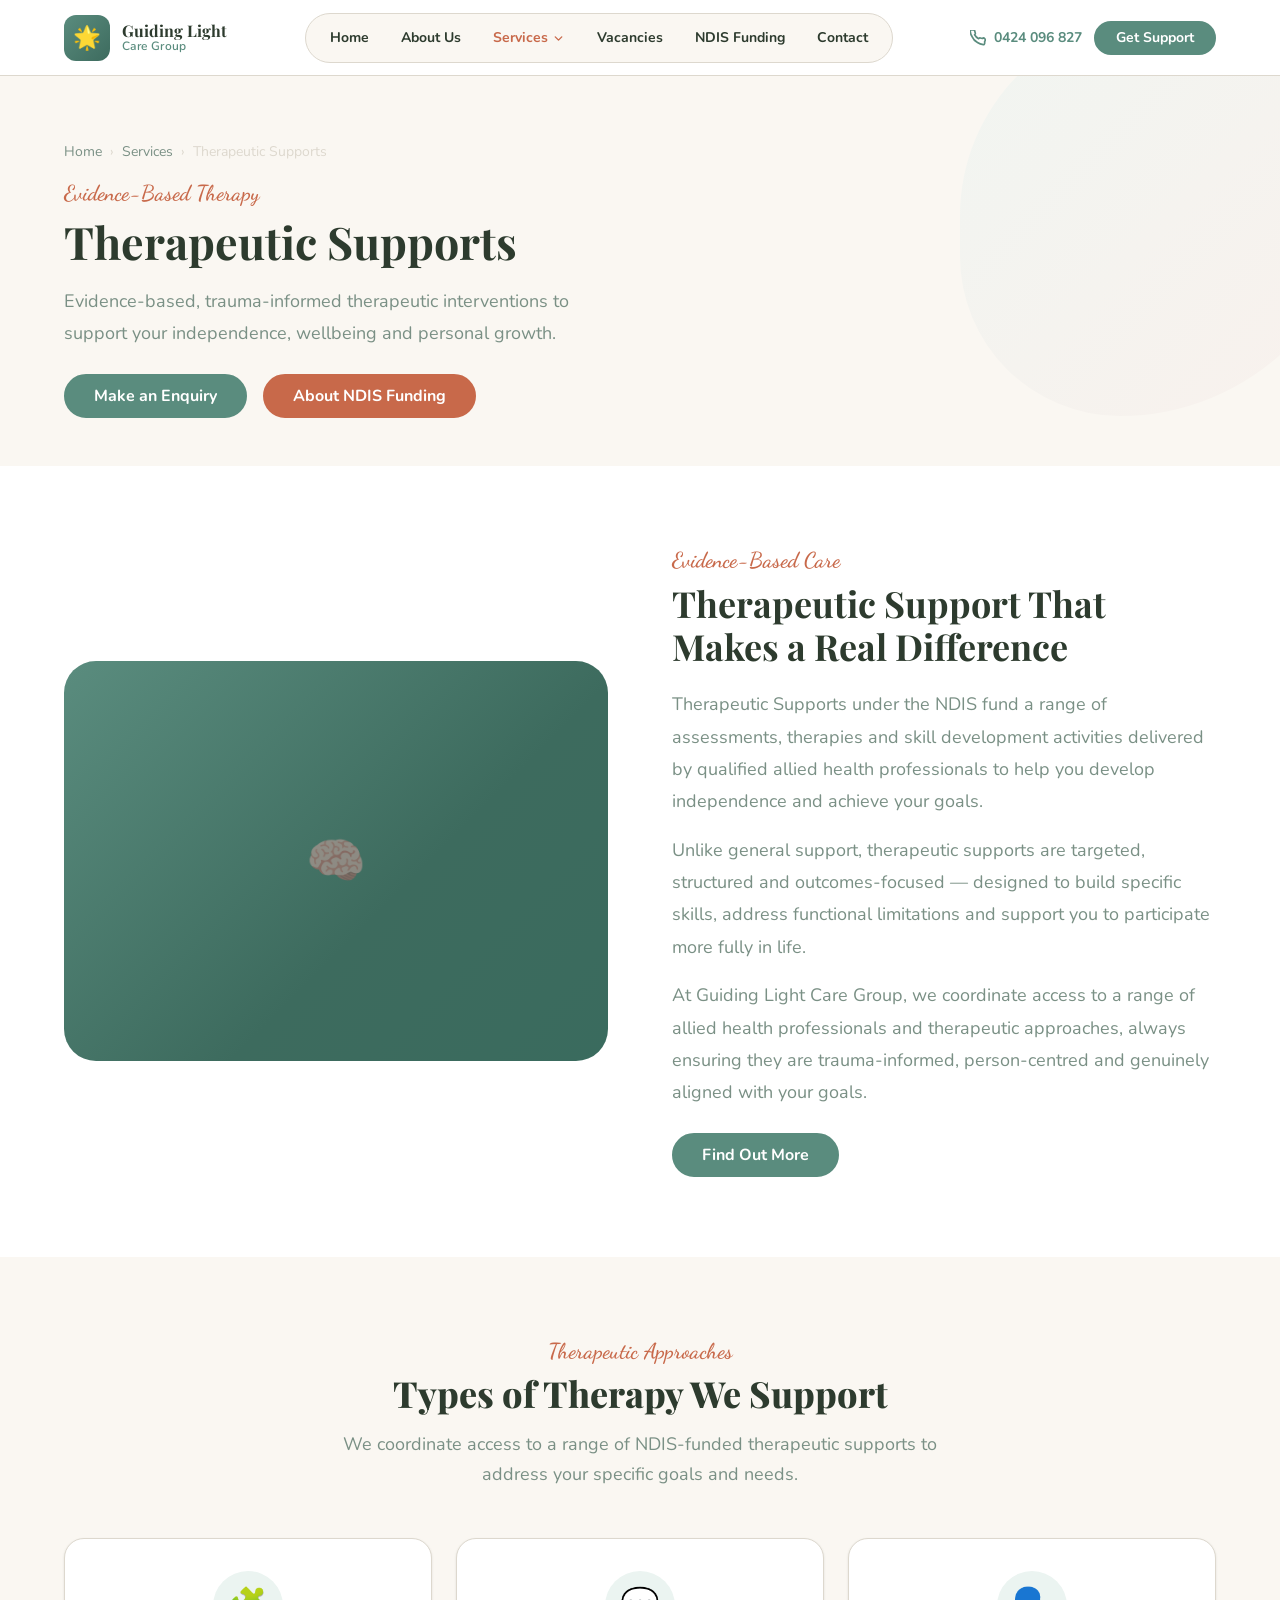
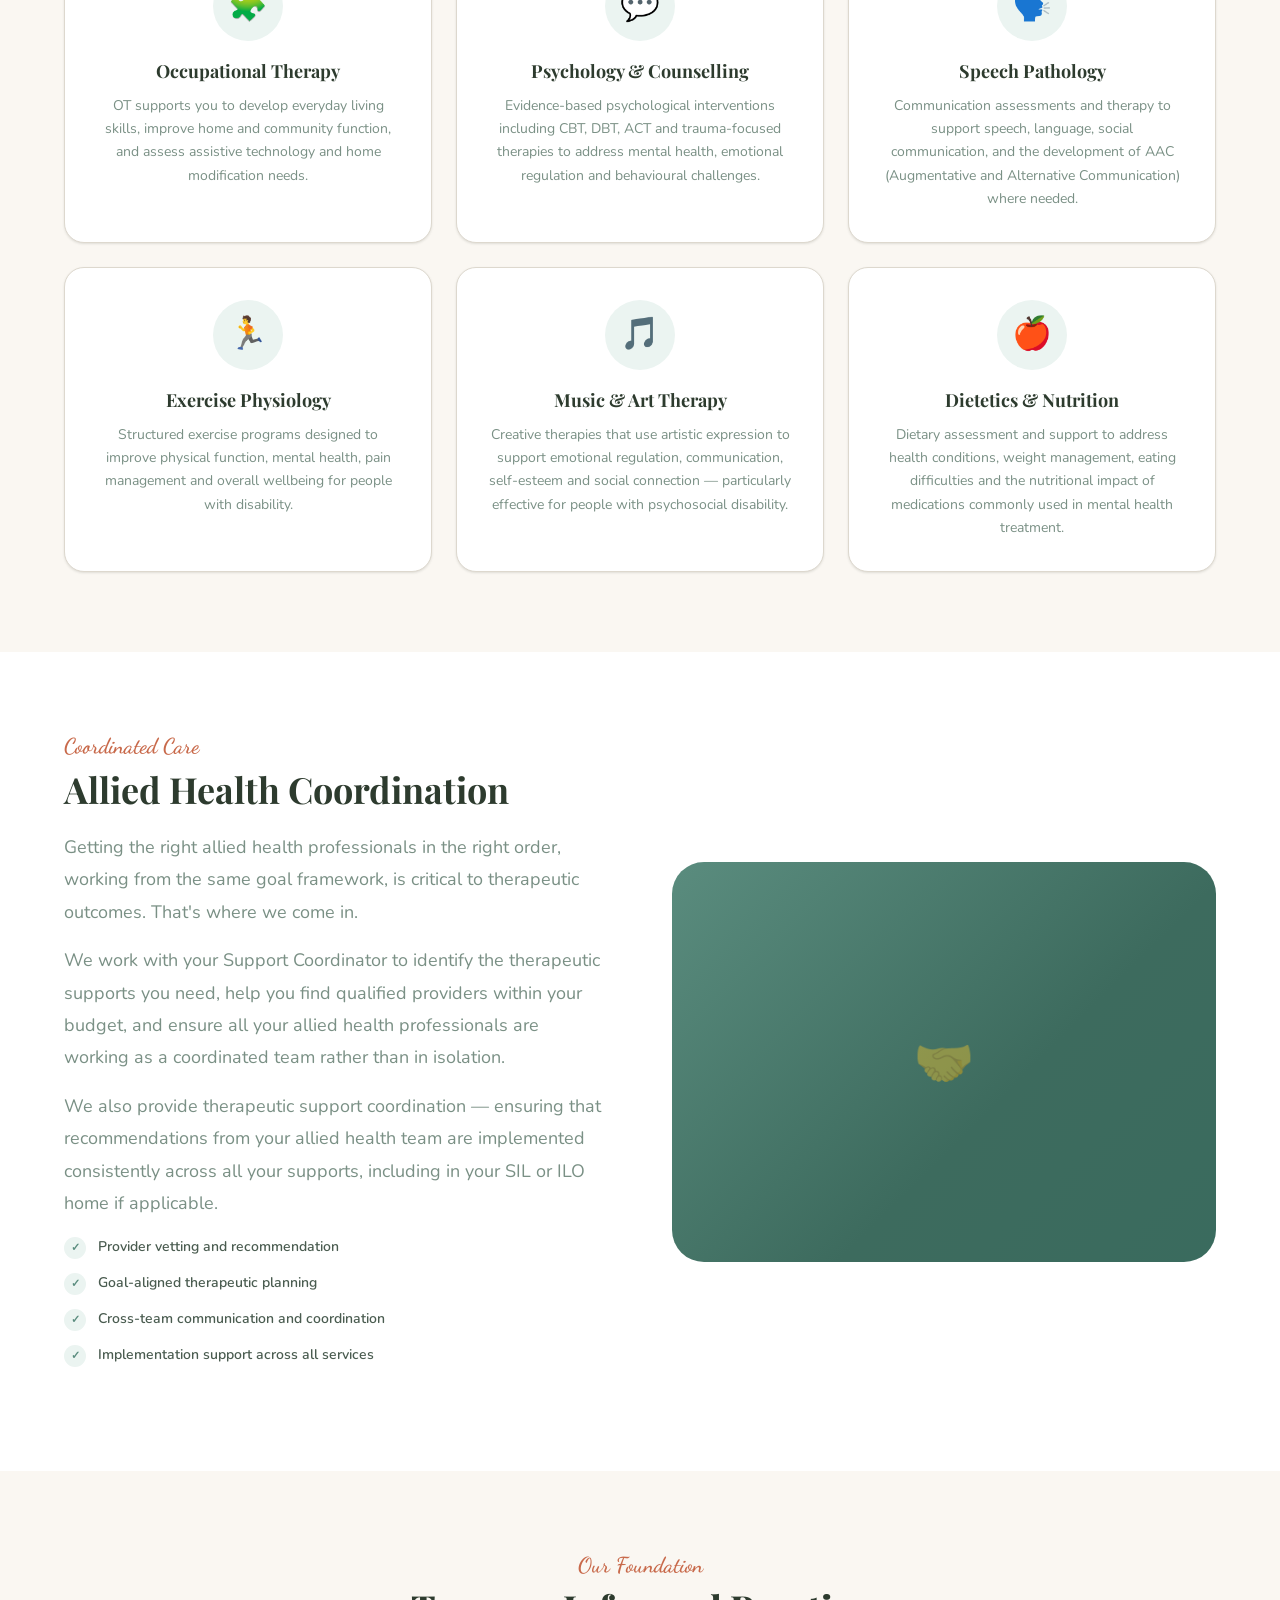
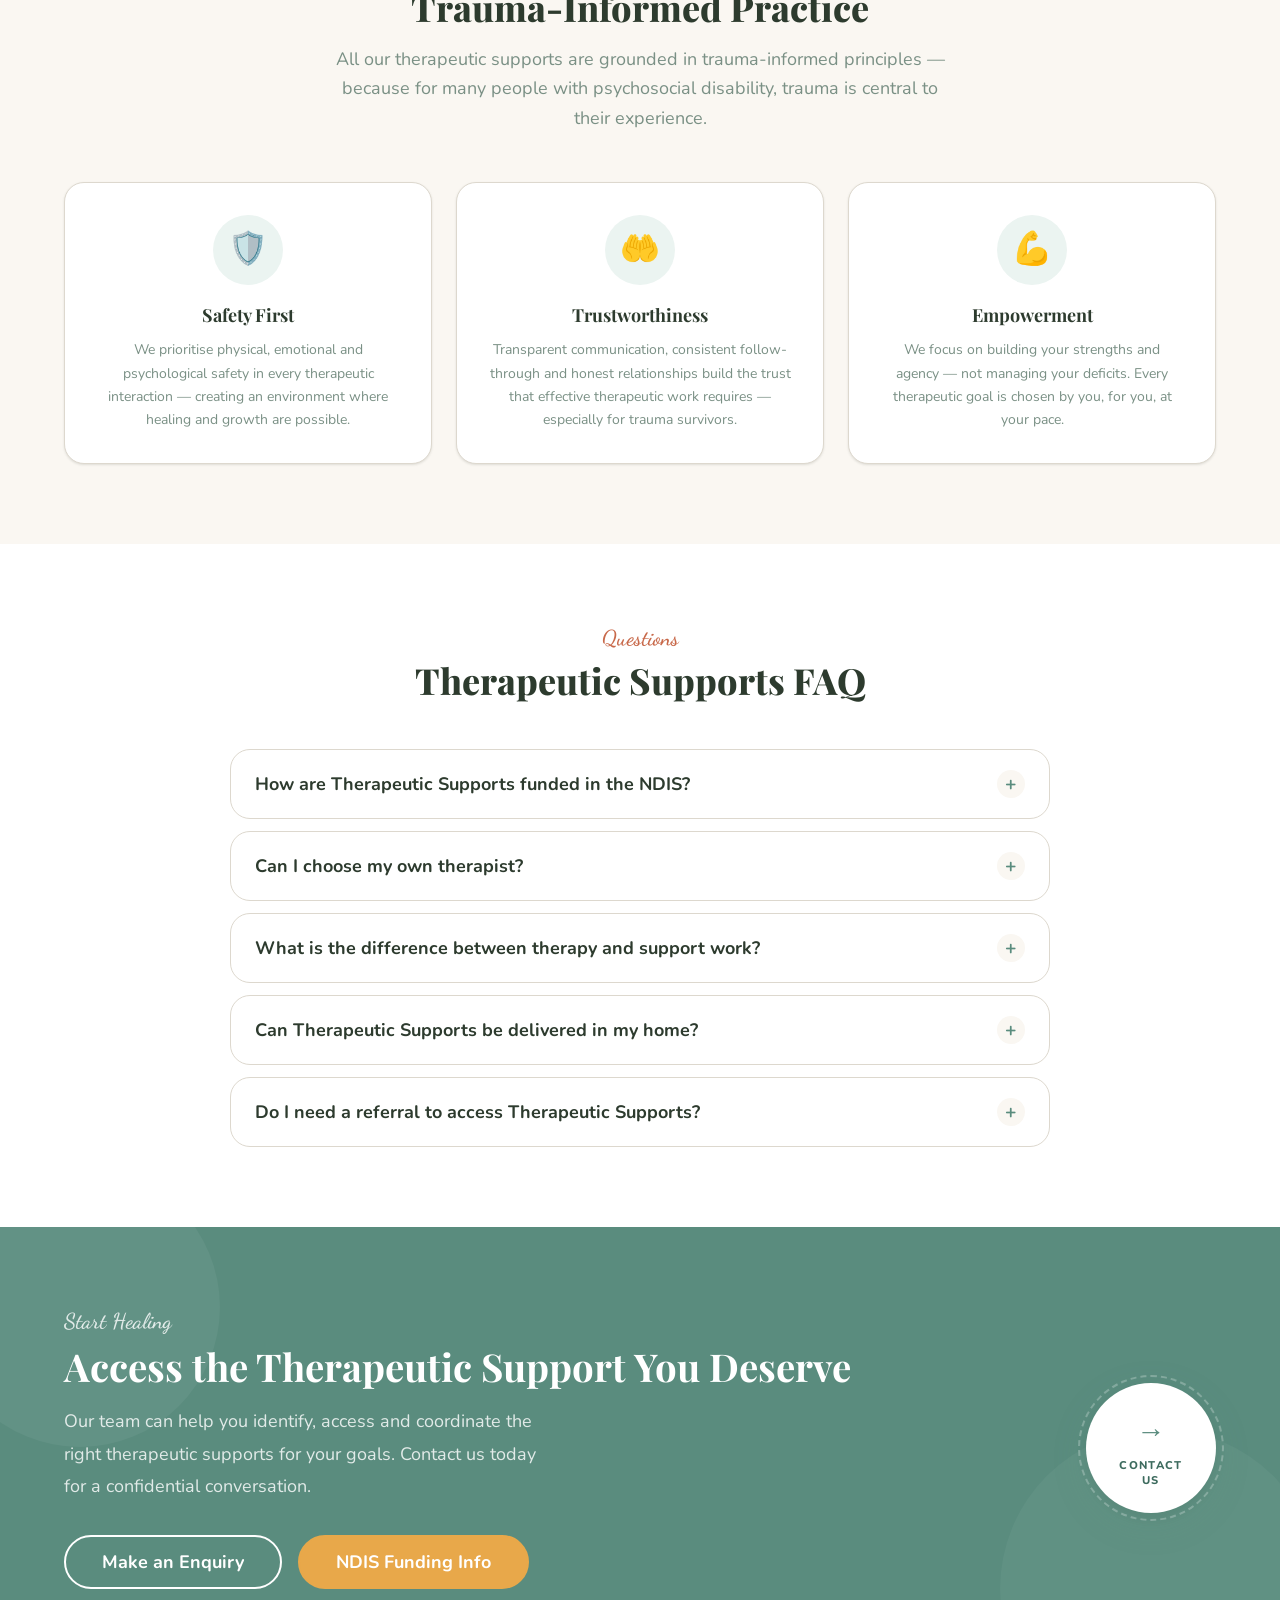
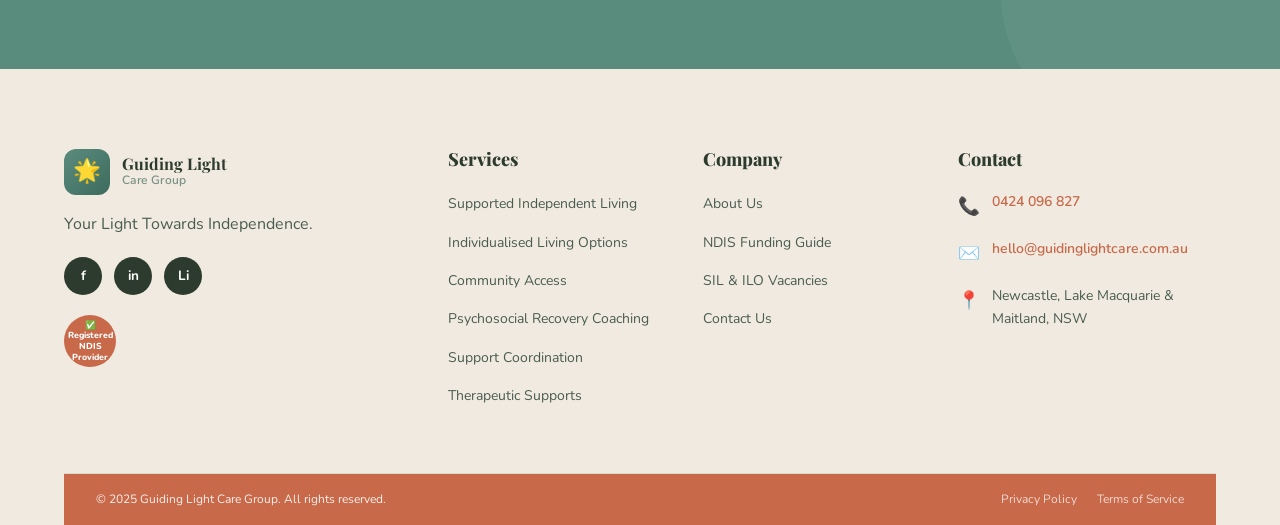
<file: services/therapeutic-supports.html>
<!DOCTYPE html>
<html lang="en">
<head>
  <meta charset="UTF-8" />
  <meta name="viewport" content="width=device-width, initial-scale=1.0" />
  <title>Therapeutic Supports | Guiding Light Care Group</title>
  <meta name="description" content="NDIS Therapeutic Supports from Guiding Light Care Group — evidence-based, trauma-informed therapeutic interventions and allied health coordination in Newcastle and the Hunter." />
  <link rel="preconnect" href="https://fonts.googleapis.com" />
  <link rel="preconnect" href="https://fonts.gstatic.com" crossorigin />
  <link href="https://fonts.googleapis.com/css2?family=Playfair+Display:ital,wght@0,700;0,800;1,700&family=Dancing+Script:wght@600;700&family=Nunito:ital,wght@0,400;0,500;0,600;0,700;0,800;1,400&display=swap" rel="stylesheet" />
  <link rel="stylesheet" href="../css/style.css" />
</head>
<body>

  <!-- HEADER -->
  <header class="site-header" id="site-header">
    <nav class="nav-inner">
      <a href="../index.html" class="nav-logo">
        <div class="nav-logo-icon">🌟</div>
        <div class="nav-logo-text"><strong>Guiding Light</strong><span>Care Group</span></div>
      </a>
      <ul class="nav-menu">
        <li class="nav-item"><a href="../index.html" class="nav-link">Home</a></li>
        <li class="nav-item"><a href="../about.html" class="nav-link">About Us</a></li>
        <li class="nav-item has-dropdown">
          <a href="#" class="nav-link active" aria-haspopup="true" aria-expanded="false">
            Services
            <svg xmlns="http://www.w3.org/2000/svg" viewBox="0 0 24 24" fill="none" stroke="currentColor" stroke-width="2.5" stroke-linecap="round" stroke-linejoin="round"><polyline points="6 9 12 15 18 9"></polyline></svg>
          </a>
          <ul class="dropdown-menu">
            <li><a href="sil.html" class="dropdown-item"><div class="dropdown-icon">🏠</div><div class="dropdown-text"><strong>Supported Independent Living</strong><span>SIL — shared &amp; individual homes</span></div></a></li>
            <li><a href="ilo.html" class="dropdown-item"><div class="dropdown-icon">🤝</div><div class="dropdown-text"><strong>Individualised Living Options</strong><span>ILO — flexible living arrangements</span></div></a></li>
            <li><a href="community-access.html" class="dropdown-item"><div class="dropdown-icon">🌏</div><div class="dropdown-text"><strong>Community Access</strong><span>Social, recreational &amp; skill-building</span></div></a></li>
            <li><a href="psychosocial-recovery.html" class="dropdown-item"><div class="dropdown-icon">💚</div><div class="dropdown-text"><strong>Psychosocial Recovery Coaching</strong><span>Mental health recovery support</span></div></a></li>
            <li><a href="support-coordination.html" class="dropdown-item"><div class="dropdown-icon">📋</div><div class="dropdown-text"><strong>Support Coordination</strong><span>Plan implementation &amp; coordination</span></div></a></li>
            <li><a href="therapeutic-supports.html" class="dropdown-item"><div class="dropdown-icon">🧠</div><div class="dropdown-text"><strong>Therapeutic Supports</strong><span>Evidence-based therapy &amp; allied health</span></div></a></li>
          </ul>
        </li>
        <li class="nav-item"><a href="../availability.html" class="nav-link">Vacancies</a></li>
        <li class="nav-item"><a href="../ndis-funding.html" class="nav-link">NDIS Funding</a></li>
        <li class="nav-item"><a href="../contact.html" class="nav-link">Contact</a></li>
      </ul>
      <div class="nav-cta">
        <a href="tel:0424096827" class="nav-phone">
          <svg xmlns="http://www.w3.org/2000/svg" width="16" height="16" viewBox="0 0 24 24" fill="none" stroke="currentColor" stroke-width="2.5" stroke-linecap="round" stroke-linejoin="round"><path d="M22 16.92v3a2 2 0 01-2.18 2 19.79 19.79 0 01-8.63-3.07A19.5 19.5 0 013.07 9.81 19.79 19.79 0 01.22 1.16 2 2 0 012.2 0h3a2 2 0 012 1.72c.127.96.361 1.903.7 2.81a2 2 0 01-.45 2.11L6.91 7.09a16 16 0 006 6l.55-.55a2 2 0 012.11-.45c.907.339 1.85.573 2.81.7A2 2 0 0122 16.92z"></path></svg>
          0424 096 827
        </a>
        <a href="../contact.html" class="btn btn--primary btn--sm">Get Support</a>
      </div>
      <button class="nav-hamburger" aria-label="Toggle menu" aria-expanded="false">
        <span></span><span></span><span></span>
      </button>
    </nav>
  </header>

  <!-- INNER HERO -->
  <section class="hero hero--inner">
    <div class="container hero__content">
      <nav class="breadcrumb">
        <a href="../index.html">Home</a><span>›</span>
        <a href="#">Services</a><span>›</span>
        <span>Therapeutic Supports</span>
      </nav>
      <span class="script-label">Evidence-Based Therapy</span>
      <h1 class="hero__inner-title">Therapeutic Supports</h1>
      <p class="hero__inner-sub">Evidence-based, trauma-informed therapeutic interventions to support your independence, wellbeing and personal growth.</p>
      <div class="btn-group" style="margin-top:1.5rem;">
        <a href="../contact.html" class="btn btn--primary">Make an Enquiry</a>
        <a href="../ndis-funding.html" class="btn btn--terra">About NDIS Funding</a>
      </div>
    </div>
  </section>

  <!-- WHAT IS IT -->
  <section class="section">
    <div class="container">
      <div class="split">
        <div class="split__image fade-in-up">
          <div class="split__image-placeholder img-placeholder img-placeholder--purple" style="min-height:400px;border-radius:1.25rem;">🧠</div>
        </div>
        <div class="split__content fade-in-up delay-2">
          <span class="script-label">Evidence-Based Care</span>
          <h2>Therapeutic Support That Makes a Real Difference</h2>
          <p class="lead">Therapeutic Supports under the NDIS fund a range of assessments, therapies and skill development activities delivered by qualified allied health professionals to help you develop independence and achieve your goals.</p>
          <p>Unlike general support, therapeutic supports are targeted, structured and outcomes-focused — designed to build specific skills, address functional limitations and support you to participate more fully in life.</p>
          <p>At Guiding Light Care Group, we coordinate access to a range of allied health professionals and therapeutic approaches, always ensuring they are trauma-informed, person-centred and genuinely aligned with your goals.</p>
          <a href="../contact.html" class="btn btn--primary" style="margin-top:0.5rem;">Find Out More</a>
        </div>
      </div>
    </div>
  </section>

  <!-- TYPES OF THERAPY -->
  <section class="section section--alt">
    <div class="container">
      <div class="section-header text-center">
        <span class="script-label">Therapeutic Approaches</span>
        <h2 class="section-title display-heading">Types of Therapy We Support</h2>
        <p class="section-subtitle">We coordinate access to a range of NDIS-funded therapeutic supports to address your specific goals and needs.</p>
      </div>
      <div class="grid-3">
        <div class="why-card fade-in-up">
          <div class="why-card__icon">🧩</div>
          <h3 class="why-card__title">Occupational Therapy</h3>
          <p class="why-card__desc">OT supports you to develop everyday living skills, improve home and community function, and assess assistive technology and home modification needs.</p>
        </div>
        <div class="why-card fade-in-up delay-1">
          <div class="why-card__icon">💬</div>
          <h3 class="why-card__title">Psychology &amp; Counselling</h3>
          <p class="why-card__desc">Evidence-based psychological interventions including CBT, DBT, ACT and trauma-focused therapies to address mental health, emotional regulation and behavioural challenges.</p>
        </div>
        <div class="why-card fade-in-up delay-2">
          <div class="why-card__icon">🗣️</div>
          <h3 class="why-card__title">Speech Pathology</h3>
          <p class="why-card__desc">Communication assessments and therapy to support speech, language, social communication, and the development of AAC (Augmentative and Alternative Communication) where needed.</p>
        </div>
        <div class="why-card fade-in-up delay-3">
          <div class="why-card__icon">🏃</div>
          <h3 class="why-card__title">Exercise Physiology</h3>
          <p class="why-card__desc">Structured exercise programs designed to improve physical function, mental health, pain management and overall wellbeing for people with disability.</p>
        </div>
        <div class="why-card fade-in-up delay-4">
          <div class="why-card__icon">🎵</div>
          <h3 class="why-card__title">Music &amp; Art Therapy</h3>
          <p class="why-card__desc">Creative therapies that use artistic expression to support emotional regulation, communication, self-esteem and social connection — particularly effective for people with psychosocial disability.</p>
        </div>
        <div class="why-card fade-in-up delay-5">
          <div class="why-card__icon">🍎</div>
          <h3 class="why-card__title">Dietetics &amp; Nutrition</h3>
          <p class="why-card__desc">Dietary assessment and support to address health conditions, weight management, eating difficulties and the nutritional impact of medications commonly used in mental health treatment.</p>
        </div>
      </div>
    </div>
  </section>

  <!-- ALLIED HEALTH COORDINATION -->
  <section class="section">
    <div class="container">
      <div class="split split--reverse">
        <div class="split__image fade-in-up">
          <div class="split__image-placeholder img-placeholder" style="min-height:400px;border-radius:1.25rem;">🤝</div>
        </div>
        <div class="split__content fade-in-up delay-2">
          <span class="script-label">Coordinated Care</span>
          <h2>Allied Health Coordination</h2>
          <p class="lead">Getting the right allied health professionals in the right order, working from the same goal framework, is critical to therapeutic outcomes. That's where we come in.</p>
          <p>We work with your Support Coordinator to identify the therapeutic supports you need, help you find qualified providers within your budget, and ensure all your allied health professionals are working as a coordinated team rather than in isolation.</p>
          <p>We also provide therapeutic support coordination — ensuring that recommendations from your allied health team are implemented consistently across all your supports, including in your SIL or ILO home if applicable.</p>
          <ul class="value-list" style="margin-top:1rem;">
            <li class="value-item">Provider vetting and recommendation</li>
            <li class="value-item">Goal-aligned therapeutic planning</li>
            <li class="value-item">Cross-team communication and coordination</li>
            <li class="value-item">Implementation support across all services</li>
          </ul>
        </div>
      </div>
    </div>
  </section>

  <!-- TRAUMA-INFORMED -->
  <section class="section section--alt">
    <div class="container">
      <div class="section-header text-center">
        <span class="script-label">Our Foundation</span>
        <h2 class="section-title display-heading">Trauma-Informed Practice</h2>
        <p class="section-subtitle">All our therapeutic supports are grounded in trauma-informed principles — because for many people with psychosocial disability, trauma is central to their experience.</p>
      </div>
      <div class="grid-3">
        <div class="why-card fade-in-up">
          <div class="why-card__icon">🛡️</div>
          <h3 class="why-card__title">Safety First</h3>
          <p class="why-card__desc">We prioritise physical, emotional and psychological safety in every therapeutic interaction — creating an environment where healing and growth are possible.</p>
        </div>
        <div class="why-card fade-in-up delay-2">
          <div class="why-card__icon">🤲</div>
          <h3 class="why-card__title">Trustworthiness</h3>
          <p class="why-card__desc">Transparent communication, consistent follow-through and honest relationships build the trust that effective therapeutic work requires — especially for trauma survivors.</p>
        </div>
        <div class="why-card fade-in-up delay-4">
          <div class="why-card__icon">💪</div>
          <h3 class="why-card__title">Empowerment</h3>
          <p class="why-card__desc">We focus on building your strengths and agency — not managing your deficits. Every therapeutic goal is chosen by you, for you, at your pace.</p>
        </div>
      </div>
    </div>
  </section>

  <!-- FAQ -->
  <section class="section">
    <div class="container">
      <div class="section-header text-center">
        <span class="script-label">Questions</span>
        <h2 class="section-title display-heading">Therapeutic Supports FAQ</h2>
      </div>
      <div class="faq-list">
        <div class="faq-item">
          <button class="faq-question">How are Therapeutic Supports funded in the NDIS?<span class="faq-icon">+</span></button>
          <div class="faq-answer"><div class="faq-answer-inner">Therapeutic Supports are funded under the Capacity Building support category, specifically "Improved Daily Living." This funding is separate from your Core Supports and is intended to build your long-term capacity and independence. The specific therapies funded depend on your goals, functional assessment and what the NDIS considers "reasonable and necessary."</div></div>
        </div>
        <div class="faq-item">
          <button class="faq-question">Can I choose my own therapist?<span class="faq-icon">+</span></button>
          <div class="faq-answer"><div class="faq-answer-inner">Yes — you have the right to choose your own therapist or allied health provider. We can provide recommendations and help you find a good fit, but the final choice is always yours. What's important is finding someone you feel safe with and who has appropriate expertise in your area of need.</div></div>
        </div>
        <div class="faq-item">
          <button class="faq-question">What is the difference between therapy and support work?<span class="faq-icon">+</span></button>
          <div class="faq-answer"><div class="faq-answer-inner">Therapy is delivered by qualified allied health professionals (psychologists, OTs, speech pathologists, etc.) and has a structured, outcomes-focused clinical framework. Support work focuses more on practical assistance and daily living. Both are valuable — and when they work together with aligned goals, the outcomes for participants are significantly better.</div></div>
        </div>
        <div class="faq-item">
          <button class="faq-question">Can Therapeutic Supports be delivered in my home?<span class="faq-icon">+</span></button>
          <div class="faq-answer"><div class="faq-answer-inner">Yes — many allied health professionals can deliver services in your home, in the community, or via telehealth. For people with psychosocial disability who have difficulty attending clinic appointments, home-based or telehealth delivery can be a much more accessible and effective option.</div></div>
        </div>
        <div class="faq-item">
          <button class="faq-question">Do I need a referral to access Therapeutic Supports?<span class="faq-icon">+</span></button>
          <div class="faq-answer"><div class="faq-answer-inner">For NDIS-funded therapeutic supports, you generally don't need a medical referral — you just need the relevant funding in your NDIS plan. Some specific services (like psychology) may require an initial assessment. Your Support Coordinator or our team can help you navigate the referral process if needed.</div></div>
        </div>
      </div>
    </div>
  </section>

  <!-- CTA -->
  <section class="cta-banner">
    <div class="container">
      <div class="cta-banner__inner">
        <div class="cta-banner__left">
          <span class="script-label" style="color:rgba(255,255,255,0.8);">Start Healing</span>
          <h2>Access the Therapeutic Support You Deserve</h2>
          <p>Our team can help you identify, access and coordinate the right therapeutic supports for your goals. Contact us today for a confidential conversation.</p>
          <div class="btn-group">
            <a href="../contact.html" class="btn btn--outline-white btn--lg">Make an Enquiry</a>
            <a href="../ndis-funding.html" class="btn btn--accent btn--lg">NDIS Funding Info</a>
          </div>
        </div>
        <a href="../contact.html" class="cta-contact-badge" aria-label="Contact us">
          <span class="cta-contact-badge__arrow">→</span>
          <span class="cta-contact-badge__label">Contact<br />Us</span>
        </a>
      </div>
    </div>
  </section>

  <!-- FOOTER -->
  <footer class="site-footer">
    <div class="container">
      <div class="footer-grid">
        <div class="footer-brand">
          <a href="../index.html" class="nav-logo">
            <div class="nav-logo-icon">🌟</div>
            <div class="nav-logo-text"><strong>Guiding Light</strong><span>Care Group</span></div>
          </a>
          <p class="footer-tagline">Your Light Towards Independence.</p>
          <div class="footer-social"><a href="#" aria-label="Facebook">f</a><a href="#" aria-label="Instagram">in</a><a href="#" aria-label="LinkedIn">Li</a></div>
          <div class="footer-ndis-badge">✅ Registered NDIS Provider</div>
        </div>
        <div class="footer-col">
          <h4>Services</h4>
          <ul class="footer-links">
            <li><a href="sil.html">Supported Independent Living</a></li>
            <li><a href="ilo.html">Individualised Living Options</a></li>
            <li><a href="community-access.html">Community Access</a></li>
            <li><a href="psychosocial-recovery.html">Psychosocial Recovery Coaching</a></li>
            <li><a href="support-coordination.html">Support Coordination</a></li>
            <li><a href="therapeutic-supports.html">Therapeutic Supports</a></li>
          </ul>
        </div>
        <div class="footer-col">
          <h4>Company</h4>
          <ul class="footer-links">
            <li><a href="../about.html">About Us</a></li>
            <li><a href="../ndis-funding.html">NDIS Funding Guide</a></li>
            <li><a href="../availability.html">SIL &amp; ILO Vacancies</a></li>
            <li><a href="../contact.html">Contact Us</a></li>
          </ul>
        </div>
        <div class="footer-col">
          <h4>Contact</h4>
          <div class="footer-contact-item"><span class="icon">📞</span><a href="tel:0424096827">0424 096 827</a></div>
          <div class="footer-contact-item"><span class="icon">✉️</span><a href="mailto:hello@guidinglightcare.com.au">hello@guidinglightcare.com.au</a></div>
          <div class="footer-contact-item"><span class="icon">📍</span><span>Newcastle, Lake Macquarie &amp; Maitland, NSW</span></div>
        </div>
      </div>
      <div class="footer-bottom">
        <span>© 2025 Guiding Light Care Group. All rights reserved.</span>
        <div class="footer-bottom-links"><a href="#">Privacy Policy</a><a href="#">Terms of Service</a></div>
      </div>
    </div>
  </footer>

  <script src="../js/main.js"></script>
</body>
</html>
</file>
<file: css/style.css>
/* ============================================================
   Guiding Light Care Group — Global Stylesheet
   Warm, light, human — inspired by Sunflower Services aesthetic
   ============================================================ */

/* --- Google Fonts Import --- */
@import url('https://fonts.googleapis.com/css2?family=Playfair+Display:ital,wght@0,700;0,800;1,700&family=Dancing+Script:wght@600;700&family=Nunito:ital,wght@0,400;0,500;0,600;0,700;0,800;1,400&display=swap');

/* --- CSS Custom Properties --- */
:root {
  /* New warm colour palette */
  --cream:        #FAF7F2;
  --cream-dark:   #F0EAE0;
  --green:        #5A8C7E;
  --green-dark:   #3D6B5E;
  --green-light:  #EBF4F1;
  --terra:        #C8694A;
  --terra-light:  #F8EDE9;
  --gold:         #E8A84A;
  --gold-light:   #FDF5E6;
  --dark:         #2D3B2E;
  --text:         #4A5C50;
  --text-light:   #7A9085;
  --border:       #DDD8CE;
  --white:        #FFFFFF;
  --footer-bg:    #F0EAE0;
  --footer-strip: #C8694A;

  /* Legacy aliases so inner pages still work */
  --color-primary:     var(--green);
  --color-primary-dk:  var(--green-dark);
  --color-primary-lt:  #7aab9c;
  --color-accent:      var(--gold);
  --color-accent-dk:   #c98930;
  --color-bg:          var(--cream);
  --color-border:      var(--border);
  --color-dark:        var(--dark);
  --color-footer-bg:   var(--footer-bg);
  --color-white:       var(--white);
  --color-text:        var(--text);
  --color-text-light:  var(--text-light);
  --color-text-muted:  #9fb5aa;
  --color-success:     #27ae60;
  --color-warning:     #f39c12;

  /* Typography */
  --font-display:  'Playfair Display', Georgia, serif;
  --font-script:   'Dancing Script', cursive;
  --font-family:   'Nunito', 'Segoe UI', Arial, sans-serif;
  --font-size-xs:  0.75rem;
  --font-size-sm:  0.875rem;
  --font-size-base:1rem;
  --font-size-md:  1.125rem;
  --font-size-lg:  1.25rem;
  --font-size-xl:  1.5rem;
  --font-size-2xl: 1.875rem;
  --font-size-3xl: 2.25rem;
  --font-size-4xl: 3rem;
  --font-size-5xl: 3.75rem;
  --line-height-tight: 1.2;
  --line-height-base:  1.65;
  --line-height-loose: 1.8;

  /* Spacing */
  --space-1:  0.25rem;
  --space-2:  0.5rem;
  --space-3:  0.75rem;
  --space-4:  1rem;
  --space-5:  1.25rem;
  --space-6:  1.5rem;
  --space-8:  2rem;
  --space-10: 2.5rem;
  --space-12: 3rem;
  --space-16: 4rem;
  --space-20: 5rem;
  --space-24: 6rem;

  /* Borders */
  --radius-sm:   0.375rem;
  --radius-md:   0.75rem;
  --radius-lg:   1.25rem;
  --radius-xl:   2rem;
  --radius-pill: 50px;

  /* Shadows */
  --shadow-sm: 0 1px 3px rgba(45,59,46,0.07), 0 1px 2px rgba(0,0,0,0.05);
  --shadow-md: 0 4px 16px rgba(90,140,126,0.12), 0 2px 6px rgba(0,0,0,0.06);
  --shadow-lg: 0 10px 36px rgba(90,140,126,0.16), 0 4px 12px rgba(0,0,0,0.08);
  --shadow-xl: 0 20px 56px rgba(90,140,126,0.22);

  /* Transitions */
  --transition-fast: 0.15s ease;
  --transition-base: 0.25s ease;
  --transition-slow: 0.4s ease;

  /* Layout */
  --container-max: 1200px;
  --nav-height:    76px;
}

/* ============================================================
   Reset & Base
   ============================================================ */
*, *::before, *::after {
  box-sizing: border-box;
  margin: 0;
  padding: 0;
}

html {
  font-size: 16px;
  scroll-behavior: smooth;
  -webkit-text-size-adjust: 100%;
}

body {
  font-family: var(--font-family);
  font-size: var(--font-size-base);
  line-height: var(--line-height-base);
  color: var(--text);
  background-color: var(--cream);
  overflow-x: hidden;
}

img, svg, video {
  display: block;
  max-width: 100%;
}

a {
  color: var(--green);
  text-decoration: none;
  transition: color var(--transition-base);
}

a:hover { color: var(--green-dark); }

ul, ol { list-style: none; }

input, textarea, select, button {
  font-family: inherit;
  font-size: inherit;
}

h1, h2, h3, h4, h5, h6 {
  font-family: var(--font-display);
  font-weight: 700;
  line-height: var(--line-height-tight);
  color: var(--dark);
}

p {
  margin-bottom: var(--space-4);
}

p:last-child { margin-bottom: 0; }

/* ============================================================
   Layout Utilities
   ============================================================ */
.container {
  width: 100%;
  max-width: var(--container-max);
  margin-inline: auto;
  padding-inline: var(--space-6);
}

.section {
  padding-block: var(--space-20);
  background-color: var(--white);
}

.section--alt {
  background-color: var(--cream);
}

.section--cream {
  background-color: var(--cream);
}

.section--dark {
  background-color: var(--dark);
  color: var(--white);
}

.section--dark h2, .section--dark h3, .section--dark h4 {
  color: var(--white);
}

.section--green {
  background-color: var(--green);
  color: var(--white);
}

.text-center { text-align: center; }
.text-left   { text-align: left; }
.mt-auto     { margin-top: auto; }

/* ============================================================
   Typography — Script Labels & Display Headings
   ============================================================ */

/* Script label: Dancing Script in terracotta */
.script-label {
  display: block;
  font-family: var(--font-script);
  font-size: 1.35rem;
  font-weight: 600;
  color: var(--terra);
  margin-bottom: var(--space-2);
  line-height: 1.3;
}

/* Legacy alias */
.section-label {
  display: inline-block;
  font-family: var(--font-script);
  font-size: 1.3rem;
  font-weight: 600;
  color: var(--terra);
  margin-bottom: var(--space-2);
  line-height: 1.3;
}

/* Display heading: Playfair Display */
.display-heading {
  font-family: var(--font-display);
  font-weight: 800;
  line-height: 1.15;
  color: var(--dark);
}

.section-title {
  font-family: var(--font-display);
  font-size: var(--font-size-3xl);
  font-weight: 800;
  margin-bottom: var(--space-4);
  color: var(--dark);
}

.section-subtitle {
  font-family: var(--font-family);
  font-size: var(--font-size-md);
  color: var(--text-light);
  max-width: 620px;
  margin-inline: auto;
  margin-bottom: var(--space-12);
}

.section-header {
  margin-bottom: var(--space-12);
}

.lead {
  font-size: var(--font-size-md);
  line-height: var(--line-height-loose);
  color: var(--text-light);
}

/* ============================================================
   Buttons
   ============================================================ */
.btn {
  display: inline-flex;
  align-items: center;
  gap: var(--space-2);
  padding: 0.75rem 1.75rem;
  border-radius: var(--radius-pill);
  font-family: var(--font-family);
  font-size: var(--font-size-base);
  font-weight: 700;
  cursor: pointer;
  border: 2px solid transparent;
  text-decoration: none;
  transition: all var(--transition-base);
  white-space: nowrap;
  line-height: 1;
}

/* Green primary */
.btn--primary {
  background-color: var(--green);
  color: var(--white);
  border-color: var(--green);
}
.btn--primary:hover {
  background-color: var(--green-dark);
  border-color: var(--green-dark);
  color: var(--white);
  transform: translateY(-2px);
  box-shadow: var(--shadow-md);
}

/* Gold/amber accent */
.btn--accent {
  background-color: var(--gold);
  color: var(--white);
  border-color: var(--gold);
}
.btn--accent:hover {
  background-color: var(--color-accent-dk);
  border-color: var(--color-accent-dk);
  color: var(--white);
  transform: translateY(-2px);
  box-shadow: var(--shadow-md);
}

/* Terracotta secondary */
.btn--terra {
  background-color: var(--terra);
  color: var(--white);
  border-color: var(--terra);
}
.btn--terra:hover {
  background-color: #a8573b;
  border-color: #a8573b;
  color: var(--white);
  transform: translateY(-2px);
  box-shadow: var(--shadow-md);
}

.btn--outline {
  background-color: transparent;
  color: var(--green);
  border-color: var(--green);
}
.btn--outline:hover {
  background-color: var(--green);
  color: var(--white);
  transform: translateY(-2px);
}

.btn--outline-white {
  background-color: transparent;
  color: var(--white);
  border-color: var(--white);
}
.btn--outline-white:hover {
  background-color: var(--white);
  color: var(--green);
}

.btn--outline-terra {
  background-color: transparent;
  color: var(--terra);
  border-color: var(--terra);
}
.btn--outline-terra:hover {
  background-color: var(--terra);
  color: var(--white);
}

.btn--lg {
  padding: 1rem 2.25rem;
  font-size: var(--font-size-md);
}

.btn--sm {
  padding: 0.5rem 1.25rem;
  font-size: var(--font-size-sm);
}

.btn-group {
  display: flex;
  flex-wrap: wrap;
  gap: var(--space-4);
  align-items: center;
}

/* ============================================================
   Navigation — Pill Container Style
   ============================================================ */
.site-header {
  position: sticky;
  top: 0;
  left: 0;
  right: 0;
  z-index: 1000;
  background-color: var(--white);
  border-bottom: 1px solid var(--border);
  height: var(--nav-height);
  transition: box-shadow var(--transition-base);
}

.site-header.scrolled {
  box-shadow: var(--shadow-md);
}

.nav-inner {
  display: flex;
  align-items: center;
  justify-content: space-between;
  height: var(--nav-height);
  max-width: var(--container-max);
  margin-inline: auto;
  padding-inline: var(--space-6);
  gap: var(--space-4);
}

/* Logo */
.nav-logo {
  display: flex;
  align-items: center;
  gap: var(--space-3);
  text-decoration: none;
  flex-shrink: 0;
}

.nav-logo-icon {
  width: 46px;
  height: 46px;
  background: linear-gradient(135deg, var(--green), var(--green-dark));
  border-radius: var(--radius-md);
  display: flex;
  align-items: center;
  justify-content: center;
  font-size: 1.4rem;
}

.nav-logo-text {
  display: flex;
  flex-direction: column;
  line-height: 1.15;
}

.nav-logo-text strong {
  font-family: var(--font-display);
  font-size: var(--font-size-base);
  font-weight: 700;
  color: var(--dark);
}

.nav-logo-text span {
  font-size: var(--font-size-xs);
  color: var(--green);
  font-weight: 600;
  letter-spacing: 0.03em;
}

/* Pill nav container */
.nav-menu {
  display: flex;
  align-items: center;
  gap: 0;
  background: var(--cream);
  border: 1px solid var(--border);
  border-radius: var(--radius-pill);
  padding: 5px 8px;
}

.nav-item {
  position: relative;
}

.nav-link {
  display: flex;
  align-items: center;
  gap: var(--space-1);
  padding: 0.45rem 1rem;
  font-size: var(--font-size-sm);
  font-weight: 700;
  color: var(--dark);
  border-radius: var(--radius-pill);
  text-decoration: none;
  transition: all var(--transition-fast);
  white-space: nowrap;
  font-family: var(--font-family);
}

.nav-link:hover {
  color: var(--green);
  background-color: var(--green-light);
}

.nav-link.active {
  color: var(--terra);
}

.nav-link svg {
  width: 13px;
  height: 13px;
  transition: transform var(--transition-fast);
  flex-shrink: 0;
}

.nav-item:hover .nav-link svg,
.nav-item.open .nav-link svg {
  transform: rotate(180deg);
}

/* Dropdown */
.dropdown-menu {
  position: absolute;
  top: calc(100% + 10px);
  left: 50%;
  transform: translateX(-50%) translateY(-8px);
  background-color: var(--white);
  border: 1px solid var(--border);
  border-radius: var(--radius-lg);
  box-shadow: var(--shadow-lg);
  padding: var(--space-3);
  min-width: 290px;
  opacity: 0;
  pointer-events: none;
  transition: all var(--transition-base);
  z-index: 200;
}

.nav-item:hover .dropdown-menu,
.nav-item.open .dropdown-menu {
  opacity: 1;
  pointer-events: auto;
  transform: translateX(-50%) translateY(0);
}

.dropdown-item {
  display: flex;
  align-items: center;
  gap: var(--space-3);
  padding: var(--space-3) var(--space-4);
  border-radius: var(--radius-md);
  text-decoration: none;
  transition: background var(--transition-fast);
}

.dropdown-item:hover {
  background-color: var(--cream);
}

.dropdown-icon {
  width: 36px;
  height: 36px;
  background: linear-gradient(135deg, var(--cream), var(--cream-dark));
  border-radius: var(--radius-sm);
  display: flex;
  align-items: center;
  justify-content: center;
  font-size: 1rem;
  flex-shrink: 0;
}

.dropdown-text strong {
  display: block;
  font-size: var(--font-size-sm);
  font-weight: 700;
  color: var(--dark);
  line-height: 1.3;
  font-family: var(--font-family);
}

.dropdown-text span {
  display: block;
  font-size: var(--font-size-xs);
  color: var(--text-light);
  margin-top: 2px;
}

/* Nav right — social + phone + CTA */
.nav-cta {
  display: flex;
  align-items: center;
  gap: var(--space-3);
  flex-shrink: 0;
}

.nav-social {
  display: flex;
  gap: var(--space-2);
}

.nav-social a {
  width: 32px;
  height: 32px;
  background: var(--cream);
  border: 1px solid var(--border);
  border-radius: 50%;
  display: flex;
  align-items: center;
  justify-content: center;
  font-size: 0.75rem;
  font-weight: 800;
  color: var(--text-light);
  text-decoration: none;
  transition: all var(--transition-fast);
}

.nav-social a:hover {
  background: var(--green);
  border-color: var(--green);
  color: var(--white);
}

.nav-phone {
  font-size: var(--font-size-sm);
  font-weight: 700;
  color: var(--green);
  text-decoration: none;
  display: flex;
  align-items: center;
  gap: var(--space-2);
}

.nav-phone:hover { color: var(--green-dark); }

/* Hamburger */
.nav-hamburger {
  display: none;
  flex-direction: column;
  gap: 5px;
  cursor: pointer;
  padding: var(--space-2);
  background: none;
  border: none;
  border-radius: var(--radius-sm);
}

.nav-hamburger span {
  display: block;
  width: 24px;
  height: 2px;
  background-color: var(--dark);
  border-radius: 2px;
  transition: all var(--transition-base);
}

.nav-open .nav-hamburger span:nth-child(1) {
  transform: rotate(45deg) translate(5px, 5px);
}

.nav-open .nav-hamburger span:nth-child(2) { opacity: 0; }

.nav-open .nav-hamburger span:nth-child(3) {
  transform: rotate(-45deg) translate(5px, -5px);
}

/* ============================================================
   Hero — Light Cream Split Layout (HOME PAGE)
   ============================================================ */
.hero {
  background-color: var(--cream);
  min-height: 88vh;
  display: flex;
  align-items: center;
  overflow: hidden;
  position: relative;
  padding-block: var(--space-20);
}

.hero--split {
  min-height: 88vh;
}

.hero__split-inner {
  display: grid;
  grid-template-columns: 1fr 1fr;
  gap: var(--space-16);
  align-items: center;
  width: 100%;
}

/* Left column */
.hero__left {
  display: flex;
  flex-direction: column;
  gap: var(--space-5);
}

.hero__script {
  font-family: var(--font-script);
  font-size: 1.5rem;
  font-weight: 600;
  color: var(--terra);
  line-height: 1.3;
}

.hero__title {
  font-family: var(--font-display);
  font-size: clamp(2.4rem, 4.5vw, 3.6rem);
  font-weight: 800;
  line-height: 1.1;
  color: var(--dark);
  margin: 0;
}

.hero__title em {
  font-style: italic;
  color: var(--green);
}

.hero__subtitle {
  font-size: var(--font-size-md);
  color: var(--text-light);
  line-height: var(--line-height-loose);
  max-width: 460px;
  margin: 0;
}

/* Location pills */
.location-pills {
  display: flex;
  flex-wrap: wrap;
  gap: var(--space-2);
}

.location-pill {
  display: inline-flex;
  align-items: center;
  gap: 0.35rem;
  background: var(--white);
  border: 1.5px solid var(--border);
  border-radius: var(--radius-pill);
  padding: 0.35rem 0.9rem;
  font-size: var(--font-size-sm);
  font-weight: 600;
  color: var(--text);
}

/* Right column — photo collage */
.hero__right {
  position: relative;
  height: 500px;
}

.hero__photo-main {
  position: absolute;
  right: 0;
  top: 20px;
  width: 75%;
  height: 380px;
  border-radius: 2rem;
  overflow: hidden;
}

.hero__photo-circle {
  position: absolute;
  left: 0;
  top: 0;
  width: 180px;
  height: 180px;
  border-radius: 50%;
  overflow: hidden;
  border: 5px solid var(--white);
  box-shadow: var(--shadow-lg);
  z-index: 2;
}

.hero__photo-small {
  position: absolute;
  right: 10px;
  bottom: 30px;
  width: 140px;
  height: 140px;
  border-radius: 1rem;
  overflow: hidden;
  transform: rotate(3deg);
  box-shadow: var(--shadow-md);
  z-index: 2;
}

/* NDIS badge */
.hero__ndis-badge {
  position: absolute;
  top: 50px;
  right: 0;
  width: 72px;
  height: 72px;
  border-radius: 50%;
  background: var(--terra);
  display: flex;
  flex-direction: column;
  align-items: center;
  justify-content: center;
  color: var(--white);
  font-weight: 800;
  font-size: 0.6rem;
  line-height: 1.2;
  text-align: center;
  text-transform: uppercase;
  box-shadow: var(--shadow-md);
  z-index: 3;
  letter-spacing: 0.05em;
}

.hero__ndis-badge .heart {
  font-size: 1.1rem;
  line-height: 1;
}

/* Decorative squiggles */
.hero__squiggle {
  position: absolute;
  pointer-events: none;
  z-index: 0;
}

/* Photo placeholder classes — warm gradients */
.photo-warm {
  background: linear-gradient(135deg, #4a7a6e 0%, #6fa396 40%, #9cbfb3 70%, #c5dbd6 100%);
  width: 100%;
  height: 100%;
  display: flex;
  align-items: center;
  justify-content: center;
  font-size: 3rem;
  color: rgba(255,255,255,0.45);
}

.photo-golden {
  background: linear-gradient(135deg, #c8924a 0%, #e8b870 40%, #f0ceaa 70%, #fae5cc 100%);
  width: 100%;
  height: 100%;
  display: flex;
  align-items: center;
  justify-content: center;
  font-size: 2.5rem;
  color: rgba(255,255,255,0.5);
}

.photo-community {
  background: linear-gradient(135deg, #3d6b5e 0%, #5a8c7e 40%, #8bb5a8 70%, #bdd6cf 100%);
  width: 100%;
  height: 100%;
  display: flex;
  align-items: center;
  justify-content: center;
  font-size: 2.5rem;
  color: rgba(255,255,255,0.45);
}

.photo-person {
  background: linear-gradient(160deg, #d4a27a 0%, #e8c09a 40%, #f2d5be 70%, #fae8d8 100%);
  width: 100%;
  height: 100%;
  display: flex;
  align-items: center;
  justify-content: center;
  font-size: 2.5rem;
  color: rgba(255,255,255,0.5);
}

/* Inner page hero — light cream with coloured shape */
.hero--inner {
  min-height: auto;
  padding-block: var(--space-16) var(--space-12);
  background-color: var(--cream);
  position: relative;
  overflow: hidden;
}

.hero--inner::after {
  content: '';
  position: absolute;
  right: -80px;
  top: -60px;
  width: 400px;
  height: 400px;
  background: linear-gradient(135deg, var(--green-light), var(--terra-light));
  border-radius: 50% 30% 60% 40%;
  opacity: 0.6;
  z-index: 0;
}

.hero__content {
  position: relative;
  z-index: 2;
}

/* Breadcrumb */
.breadcrumb {
  display: flex;
  align-items: center;
  gap: var(--space-2);
  font-size: var(--font-size-sm);
  color: var(--text-light);
  margin-bottom: var(--space-4);
  font-family: var(--font-family);
}

.breadcrumb a {
  color: var(--text-light);
  text-decoration: none;
  transition: color var(--transition-fast);
}

.breadcrumb a:hover { color: var(--green); }

.breadcrumb span { color: var(--border); }

/* Inner hero title */
.hero__inner-title {
  font-family: var(--font-display);
  font-size: clamp(1.8rem, 4vw, 2.8rem);
  font-weight: 700;
  color: var(--dark);
  margin-bottom: var(--space-4);
}

.hero__inner-sub {
  font-size: var(--font-size-md);
  color: var(--text-light);
  max-width: 560px;
  line-height: var(--line-height-loose);
}

/* ============================================================
   Stats Strip
   ============================================================ */
.stats-strip {
  background: var(--green);
  padding-block: var(--space-12);
}

.stats-grid {
  display: grid;
  grid-template-columns: repeat(4, 1fr);
  gap: var(--space-8);
  text-align: center;
}

.stat-item { color: var(--white); }

.stat-item .stat-number {
  font-family: var(--font-display);
  font-size: var(--font-size-4xl);
  font-weight: 800;
  line-height: 1;
  margin-bottom: var(--space-2);
  color: var(--gold-light);
}

.stat-item .stat-label {
  font-size: var(--font-size-sm);
  font-weight: 600;
  opacity: 0.9;
}

/* ============================================================
   Services Tabs Section
   ============================================================ */
.services-tabs {
  display: grid;
  grid-template-columns: 260px 1fr 220px;
  gap: 0;
  background: var(--white);
  border-radius: var(--radius-xl);
  overflow: hidden;
  box-shadow: var(--shadow-lg);
}

.tab-list {
  background: var(--cream);
  border-right: 1px solid var(--border);
  padding: var(--space-4) 0;
  display: flex;
  flex-direction: column;
}

.tab-btn {
  display: flex;
  align-items: center;
  gap: var(--space-3);
  padding: var(--space-4) var(--space-5);
  border: none;
  background: none;
  cursor: pointer;
  text-align: left;
  font-size: var(--font-size-sm);
  font-weight: 700;
  color: var(--text);
  font-family: var(--font-family);
  transition: all var(--transition-fast);
  border-left: 3px solid transparent;
}

.tab-btn:hover {
  background: var(--green-light);
  color: var(--green-dark);
}

.tab-btn.active {
  background: var(--terra);
  color: var(--white);
  border-left-color: var(--terra);
}

.tab-btn .tab-icon {
  width: 32px;
  height: 32px;
  border-radius: 50%;
  background: rgba(255,255,255,0.25);
  display: flex;
  align-items: center;
  justify-content: center;
  font-size: 0.85rem;
  flex-shrink: 0;
  transition: background var(--transition-fast);
}

.tab-btn:not(.active) .tab-icon {
  background: var(--white);
}

/* Tab panel content */
.tab-panels {
  padding: var(--space-10);
}

.tab-panel {
  display: none;
}

.tab-panel.active {
  display: block;
}

.tab-panel__service-icon {
  font-size: 2.5rem;
  margin-bottom: var(--space-4);
}

.tab-panel__heading {
  font-family: var(--font-display);
  font-size: var(--font-size-2xl);
  font-weight: 700;
  color: var(--dark);
  margin-bottom: var(--space-3);
}

.tab-panel__desc {
  font-size: var(--font-size-md);
  color: var(--text-light);
  line-height: var(--line-height-loose);
  margin-bottom: var(--space-6);
}

.tab-checklist {
  display: flex;
  flex-direction: column;
  gap: var(--space-3);
  margin-bottom: var(--space-8);
}

.tab-check-item {
  display: flex;
  align-items: flex-start;
  gap: var(--space-3);
  font-family: var(--font-script);
  font-size: 1.1rem;
  font-weight: 600;
  color: var(--green-dark);
}

.tab-check-item::before {
  content: '✓';
  width: 22px;
  height: 22px;
  background: var(--green-light);
  color: var(--green);
  border-radius: 50%;
  display: flex;
  align-items: center;
  justify-content: center;
  font-family: var(--font-family);
  font-size: 0.7rem;
  font-weight: 900;
  flex-shrink: 0;
  margin-top: 3px;
}

/* Tab right image panel */
.tab-image-panel {
  background: var(--cream-dark);
  position: relative;
  display: flex;
  align-items: flex-end;
  justify-content: center;
  overflow: hidden;
  min-height: 300px;
  padding: var(--space-6);
}

.tab-blob {
  position: absolute;
  border-radius: 40% 60% 70% 30% / 40% 50% 60% 50%;
}

.tab-blob--1 {
  width: 200px;
  height: 200px;
  background: var(--terra-light);
  top: -40px;
  right: -40px;
}

.tab-blob--2 {
  width: 150px;
  height: 150px;
  background: var(--green-light);
  bottom: 20px;
  left: -30px;
}

/* ============================================================
   Values / Our Approach Section
   ============================================================ */
.values-section {
  background: var(--cream);
  padding-block: var(--space-20);
}

.values-heading em {
  font-style: italic;
  color: var(--gold);
  text-decoration: underline;
  text-decoration-color: var(--gold);
  text-underline-offset: 4px;
}

.values-grid {
  display: grid;
  grid-template-columns: repeat(3, 1fr);
  gap: var(--space-8);
}

.value-card {
  text-align: center;
  padding: var(--space-6);
  background: var(--white);
  border-radius: var(--radius-lg);
  transition: all var(--transition-base);
  box-shadow: var(--shadow-sm);
}

.value-card:hover {
  transform: translateY(-4px);
  box-shadow: var(--shadow-md);
}

.value-medal {
  font-size: 2.2rem;
  margin-bottom: var(--space-3);
}

.value-name {
  font-family: var(--font-script);
  font-size: 1.3rem;
  font-weight: 700;
  color: var(--terra);
  margin-bottom: var(--space-2);
}

.value-desc {
  font-size: var(--font-size-sm);
  color: var(--text-light);
  line-height: var(--line-height-base);
  margin: 0;
}

/* ============================================================
   Team Arches Section
   ============================================================ */
.team-arches {
  display: flex;
  gap: var(--space-5);
  justify-content: center;
  flex-wrap: wrap;
  margin-top: var(--space-10);
}

.team-arch {
  text-align: center;
  flex: 0 0 auto;
  width: 160px;
  position: relative;
}

/* Arch frame — dome shaped container */
.arch__frame {
  width: 160px;
  height: 200px;
  border-radius: 80px 80px 0 0;
  overflow: hidden;
  margin: 0 auto var(--space-4);
  position: relative;
}

/* Decorative dashes beside each arch */
.team-arch::before,
.team-arch::after {
  content: '';
  position: absolute;
  top: 80px;
  width: 14px;
  height: 3px;
  background: var(--gold);
  border-radius: 2px;
  opacity: 0.6;
}

.team-arch::before { left: -16px; transform: rotate(-20deg); }
.team-arch::after  { right: -16px; transform: rotate(20deg); }

.arch__photo {
  width: 100%;
  height: 100%;
  display: flex;
  align-items: flex-end;
  justify-content: center;
  font-size: 3.5rem;
  padding-bottom: var(--space-4);
  color: rgba(255,255,255,0.6);
}

/* Arch colour variants */
.arch--gold   .arch__frame { background: linear-gradient(180deg, #f5c97a 0%, #e8a84a 100%); }
.arch--sage   .arch__frame { background: linear-gradient(180deg, #a8c5bc 0%, #8baf9f 100%); }
.arch--terra  .arch__frame { background: linear-gradient(180deg, #de9078 0%, #c8694a 100%); }
.arch--olive  .arch__frame { background: linear-gradient(180deg, #b8c89e 0%, #9ba882 100%); }
.arch--teal   .arch__frame { background: linear-gradient(180deg, #7aab9c 0%, #5a8c7e 100%); }

.arch__info {}

.arch__name {
  font-family: var(--font-family);
  font-size: var(--font-size-sm);
  font-weight: 800;
  color: var(--dark);
  margin-bottom: 0.25rem;
}

.arch__role {
  font-size: var(--font-size-xs);
  font-style: italic;
  color: var(--text-light);
}

/* ============================================================
   CTA Banner — Sage Green
   ============================================================ */
.cta-banner {
  background: var(--green);
  padding-block: var(--space-20);
  position: relative;
  overflow: hidden;
}

.cta-banner::before {
  content: '';
  position: absolute;
  top: -60px;
  left: -60px;
  width: 280px;
  height: 280px;
  background: rgba(255,255,255,0.05);
  border-radius: 50%;
}

.cta-banner::after {
  content: '';
  position: absolute;
  bottom: -80px;
  right: -40px;
  width: 320px;
  height: 320px;
  background: rgba(255,255,255,0.04);
  border-radius: 50%;
}

.cta-banner__inner {
  display: flex;
  align-items: center;
  justify-content: space-between;
  gap: var(--space-10);
  position: relative;
  z-index: 1;
}

.cta-banner__left {
  flex: 1;
}

.cta-banner h2 {
  font-family: var(--font-display);
  font-size: clamp(1.8rem, 3vw, 2.6rem);
  font-weight: 700;
  color: var(--white);
  margin-bottom: var(--space-4);
}

.cta-banner p {
  font-size: var(--font-size-md);
  color: rgba(255,255,255,0.82);
  max-width: 480px;
  margin-bottom: var(--space-8);
  line-height: var(--line-height-loose);
}

/* Contact badge — circular rotating-text style */
.cta-contact-badge {
  width: 130px;
  height: 130px;
  border-radius: 50%;
  background: var(--white);
  flex-shrink: 0;
  display: flex;
  flex-direction: column;
  align-items: center;
  justify-content: center;
  text-decoration: none;
  box-shadow: var(--shadow-lg);
  transition: transform var(--transition-base);
  cursor: pointer;
  border: 3px solid rgba(255,255,255,0.3);
  outline: 2px dashed rgba(255,255,255,0.25);
  outline-offset: 6px;
}

.cta-contact-badge:hover {
  transform: scale(1.06) rotate(-3deg);
}

.cta-contact-badge__arrow {
  font-size: 1.8rem;
  margin-bottom: 0.25rem;
  color: var(--green);
}

.cta-contact-badge__label {
  font-size: 0.7rem;
  font-weight: 800;
  text-transform: uppercase;
  letter-spacing: 0.12em;
  color: var(--green-dark);
  text-align: center;
  line-height: 1.3;
}

/* Legacy CTA styles */
.cta-banner .cta-phone {
  font-family: var(--font-display);
  font-size: var(--font-size-2xl);
  font-weight: 700;
  color: var(--gold-light);
  margin-bottom: var(--space-8);
  display: block;
  text-decoration: none;
}

.cta-banner .cta-phone:hover { color: var(--gold); }

/* ============================================================
   Testimonials
   ============================================================ */
.testimonial-card {
  background: var(--white);
  border: 1px solid var(--border);
  border-radius: var(--radius-lg);
  padding: var(--space-8);
  position: relative;
  transition: all var(--transition-base);
  box-shadow: var(--shadow-sm);
}

.testimonial-card:hover { box-shadow: var(--shadow-md); }

.testimonial-card__quote {
  font-family: var(--font-display);
  font-size: 3.5rem;
  line-height: 1;
  color: var(--gold);
  margin-bottom: var(--space-3);
  opacity: 0.8;
}

.testimonial-card__text {
  font-size: var(--font-size-md);
  line-height: var(--line-height-loose);
  color: var(--text);
  margin-bottom: var(--space-5);
  font-style: italic;
}

.testimonial-card__stars {
  color: var(--gold);
  font-size: var(--font-size-md);
  margin-bottom: var(--space-4);
  letter-spacing: 2px;
}

.testimonial-card__author {
  display: flex;
  align-items: center;
  gap: var(--space-3);
}

.testimonial-card__avatar {
  width: 48px;
  height: 48px;
  border-radius: 50%;
  background: linear-gradient(135deg, var(--green), var(--green-dark));
  display: flex;
  align-items: center;
  justify-content: center;
  font-size: 1.2rem;
  font-weight: 800;
  color: var(--white);
  flex-shrink: 0;
}

.testimonial-card__name {
  font-weight: 800;
  font-size: var(--font-size-sm);
  color: var(--dark);
  font-family: var(--font-family);
}

.testimonial-card__relation {
  font-size: var(--font-size-xs);
  color: var(--text-light);
}

/* ============================================================
   Area Cards
   ============================================================ */
.area-card {
  border-radius: var(--radius-lg);
  overflow: hidden;
  position: relative;
  min-height: 200px;
  display: flex;
  align-items: flex-end;
  transition: all var(--transition-base);
}

.area-card:hover {
  transform: translateY(-4px);
  box-shadow: var(--shadow-lg);
}

.area-card__bg {
  position: absolute;
  inset: 0;
  background: linear-gradient(135deg, var(--green) 0%, var(--green-dark) 100%);
  z-index: 0;
}

.area-card:nth-child(2) .area-card__bg {
  background: linear-gradient(135deg, #3d7c6e 0%, #5a8c7e 100%);
}

.area-card:nth-child(3) .area-card__bg {
  background: linear-gradient(135deg, var(--terra) 0%, #a8573b 100%);
}

.area-card:nth-child(4) .area-card__bg {
  background: linear-gradient(135deg, #c8924a 0%, var(--gold) 100%);
}

.area-card__overlay {
  position: absolute;
  inset: 0;
  background: linear-gradient(to top, rgba(0,0,0,0.55) 0%, transparent 60%);
  z-index: 1;
}

.area-card__content {
  position: relative;
  z-index: 2;
  padding: var(--space-6);
  color: var(--white);
}

.area-card__title {
  font-family: var(--font-display);
  font-size: var(--font-size-xl);
  font-weight: 700;
  margin-bottom: var(--space-1);
  color: var(--white);
}

.area-card__sub {
  font-size: var(--font-size-sm);
  opacity: 0.8;
}

/* ============================================================
   Split Sections
   ============================================================ */
.split {
  display: grid;
  grid-template-columns: 1fr 1fr;
  gap: var(--space-16);
  align-items: center;
}

.split--reverse { direction: rtl; }
.split--reverse > * { direction: ltr; }

.split__image {
  border-radius: var(--radius-xl);
  overflow: hidden;
  min-height: 400px;
  position: relative;
}

.split__image-placeholder {
  width: 100%;
  height: 100%;
  min-height: 400px;
  display: flex;
  align-items: center;
  justify-content: center;
  font-size: 4rem;
  color: rgba(255,255,255,0.45);
  border-radius: var(--radius-xl);
}

.split__content h2 {
  font-family: var(--font-display);
  font-size: var(--font-size-3xl);
  margin-bottom: var(--space-5);
}

.split__content p {
  color: var(--text-light);
  font-size: var(--font-size-md);
  line-height: var(--line-height-loose);
}

/* Value list with green tick */
.value-list {
  display: flex;
  flex-direction: column;
  gap: var(--space-3);
  margin: var(--space-6) 0;
}

.value-item {
  display: flex;
  align-items: flex-start;
  gap: var(--space-3);
  font-size: var(--font-size-sm);
  font-weight: 600;
  color: var(--text);
}

.value-item::before {
  content: '✓';
  width: 22px;
  height: 22px;
  background: var(--green-light);
  color: var(--green);
  border-radius: 50%;
  display: flex;
  align-items: center;
  justify-content: center;
  font-size: 0.7rem;
  font-weight: 900;
  flex-shrink: 0;
  margin-top: 2px;
}

/* ============================================================
   Cards — Service, Why, Team
   ============================================================ */
.service-card {
  background: var(--white);
  border: 1px solid var(--border);
  border-radius: var(--radius-lg);
  padding: var(--space-8);
  display: flex;
  flex-direction: column;
  gap: var(--space-4);
  transition: all var(--transition-base);
  text-decoration: none;
  color: inherit;
  position: relative;
  overflow: hidden;
  box-shadow: var(--shadow-sm);
}

.service-card::before {
  content: '';
  position: absolute;
  top: 0;
  left: 0;
  right: 0;
  height: 4px;
  background: linear-gradient(90deg, var(--green), var(--terra));
  transform: scaleX(0);
  transform-origin: left;
  transition: transform var(--transition-base);
}

.service-card:hover {
  transform: translateY(-6px);
  box-shadow: var(--shadow-lg);
  border-color: var(--green);
  color: inherit;
}

.service-card:hover::before { transform: scaleX(1); }

.service-card__icon {
  width: 60px;
  height: 60px;
  background: var(--green-light);
  border-radius: var(--radius-md);
  display: flex;
  align-items: center;
  justify-content: center;
  font-size: 1.75rem;
  flex-shrink: 0;
}

.service-card__title {
  font-family: var(--font-display);
  font-size: var(--font-size-lg);
  font-weight: 700;
  color: var(--dark);
  margin: 0;
}

.service-card__desc {
  font-size: var(--font-size-sm);
  color: var(--text-light);
  line-height: var(--line-height-base);
  flex-grow: 1;
  margin: 0;
}

.service-card__link {
  display: inline-flex;
  align-items: center;
  gap: var(--space-2);
  font-size: var(--font-size-sm);
  font-weight: 700;
  color: var(--green);
  margin-top: var(--space-2);
}

.service-card__link svg {
  width: 16px;
  height: 16px;
  transition: transform var(--transition-fast);
}

.service-card:hover .service-card__link svg { transform: translateX(4px); }

/* Why Card */
.why-card {
  background: var(--white);
  border: 1px solid var(--border);
  border-radius: var(--radius-lg);
  padding: var(--space-8);
  text-align: center;
  transition: all var(--transition-base);
  box-shadow: var(--shadow-sm);
}

.why-card:hover {
  transform: translateY(-4px);
  box-shadow: var(--shadow-md);
}

.why-card__icon {
  width: 70px;
  height: 70px;
  background: var(--green-light);
  border-radius: 50%;
  display: flex;
  align-items: center;
  justify-content: center;
  font-size: 2rem;
  margin: 0 auto var(--space-5);
}

.why-card__title {
  font-family: var(--font-display);
  font-size: var(--font-size-md);
  font-weight: 700;
  margin-bottom: var(--space-3);
}

.why-card__desc {
  font-size: var(--font-size-sm);
  color: var(--text-light);
  line-height: var(--line-height-base);
  margin: 0;
}

/* Team Card */
.team-card {
  background: var(--white);
  border: 1px solid var(--border);
  border-radius: var(--radius-lg);
  overflow: hidden;
  transition: all var(--transition-base);
  box-shadow: var(--shadow-sm);
}

.team-card:hover {
  transform: translateY(-4px);
  box-shadow: var(--shadow-lg);
}

.team-card__avatar {
  width: 100%;
  height: 220px;
  background: linear-gradient(180deg, var(--green-light) 0%, var(--green) 100%);
  display: flex;
  align-items: center;
  justify-content: center;
  font-size: 4rem;
  color: rgba(255,255,255,0.6);
}

.team-card__body { padding: var(--space-6); }

.team-card__name {
  font-family: var(--font-display);
  font-size: var(--font-size-lg);
  font-weight: 700;
  margin-bottom: var(--space-1);
}

.team-card__role {
  font-size: var(--font-size-sm);
  font-weight: 700;
  color: var(--green);
  margin-bottom: var(--space-4);
}

.team-card__bio {
  font-size: var(--font-size-sm);
  color: var(--text-light);
  line-height: var(--line-height-base);
  margin: 0 0 var(--space-3);
}

.team-card__email {
  display: inline-block;
  font-size: 0.75rem;
  color: var(--green);
  text-decoration: none;
  word-break: break-all;
}
.team-card__email:hover { text-decoration: underline; }

/* ============================================================
   Steps / Process
   ============================================================ */
.steps-grid {
  display: grid;
  grid-template-columns: repeat(4, 1fr);
  gap: var(--space-8);
  position: relative;
}

.steps-grid::before {
  content: '';
  position: absolute;
  top: 28px;
  left: calc(12.5% + 20px);
  right: calc(12.5% + 20px);
  height: 2px;
  background: linear-gradient(90deg, var(--border), var(--green), var(--border));
  z-index: 0;
}

.step-item {
  text-align: center;
  position: relative;
  z-index: 1;
}

.step-number {
  width: 56px;
  height: 56px;
  background: var(--green);
  color: var(--white);
  border-radius: 50%;
  display: flex;
  align-items: center;
  justify-content: center;
  font-family: var(--font-display);
  font-size: var(--font-size-xl);
  font-weight: 700;
  margin: 0 auto var(--space-5);
  box-shadow: var(--shadow-md);
}

.step-title {
  font-family: var(--font-display);
  font-size: var(--font-size-md);
  font-weight: 700;
  margin-bottom: var(--space-3);
}

.step-desc {
  font-size: var(--font-size-sm);
  color: var(--text-light);
  line-height: var(--line-height-base);
}

/* ============================================================
   FAQ Accordion
   ============================================================ */
.faq-list {
  display: flex;
  flex-direction: column;
  gap: var(--space-3);
  max-width: 820px;
  margin-inline: auto;
}

.faq-item {
  background: var(--white);
  border: 1px solid var(--border);
  border-radius: var(--radius-lg);
  overflow: hidden;
  transition: border-color var(--transition-fast);
}

.faq-item.open { border-color: var(--green); }

.faq-question {
  width: 100%;
  display: flex;
  align-items: center;
  justify-content: space-between;
  gap: var(--space-4);
  padding: var(--space-5) var(--space-6);
  background: none;
  border: none;
  cursor: pointer;
  text-align: left;
  font-size: var(--font-size-md);
  font-weight: 700;
  color: var(--dark);
  font-family: var(--font-family);
  transition: color var(--transition-fast);
}

.faq-item.open .faq-question { color: var(--green); }

.faq-icon {
  width: 28px;
  height: 28px;
  background: var(--cream);
  border-radius: 50%;
  display: flex;
  align-items: center;
  justify-content: center;
  flex-shrink: 0;
  font-size: 1.2rem;
  font-weight: 700;
  color: var(--green);
  transition: all var(--transition-base);
}

.faq-item.open .faq-icon {
  background: var(--green);
  color: var(--white);
  transform: rotate(45deg);
}

.faq-answer {
  max-height: 0;
  overflow: hidden;
  transition: max-height var(--transition-slow);
}

.faq-item.open .faq-answer { max-height: 800px; }

.faq-answer-inner {
  padding: 0 var(--space-6) var(--space-6);
  font-size: var(--font-size-sm);
  color: var(--text-light);
  line-height: var(--line-height-loose);
}

.faq-answer-inner ul {
  list-style: disc;
  padding-left: var(--space-6);
  margin-top: var(--space-3);
}

.faq-answer-inner li { margin-bottom: var(--space-2); }

/* ============================================================
   Availability Finder
   ============================================================ */
.availability-layout {
  display: grid;
  grid-template-columns: 280px 1fr;
  gap: var(--space-10);
  align-items: start;
}

.filters-panel {
  background: var(--white);
  border: 1px solid var(--border);
  border-radius: var(--radius-lg);
  padding: var(--space-6);
  position: sticky;
  top: calc(var(--nav-height) + var(--space-4));
  box-shadow: var(--shadow-sm);
}

.filters-panel__title {
  font-family: var(--font-display);
  font-size: var(--font-size-lg);
  font-weight: 700;
  margin-bottom: var(--space-5);
  color: var(--dark);
  padding-bottom: var(--space-4);
  border-bottom: 1px solid var(--border);
}

.filter-group { margin-bottom: var(--space-5); }

.filter-group label {
  display: block;
  font-size: var(--font-size-sm);
  font-weight: 700;
  color: var(--dark);
  margin-bottom: var(--space-2);
  font-family: var(--font-family);
}

.filter-group select {
  width: 100%;
  padding: var(--space-3) var(--space-4);
  border: 1px solid var(--border);
  border-radius: var(--radius-md);
  background: var(--cream);
  color: var(--dark);
  font-size: var(--font-size-sm);
  font-weight: 600;
  cursor: pointer;
  transition: border-color var(--transition-fast);
  appearance: none;
  background-image: url("data:image/svg+xml,%3Csvg xmlns='http://www.w3.org/2000/svg' width='12' height='8' viewBox='0 0 12 8'%3E%3Cpath d='M1 1l5 5 5-5' stroke='%235A8C7E' stroke-width='2' fill='none' stroke-linecap='round'/%3E%3C/svg%3E");
  background-repeat: no-repeat;
  background-position: right 12px center;
  padding-right: 36px;
  font-family: var(--font-family);
}

.filter-group select:focus {
  outline: none;
  border-color: var(--green);
}

.results-count {
  font-size: var(--font-size-sm);
  font-weight: 700;
  color: var(--text-light);
  margin-bottom: var(--space-6);
  padding: var(--space-3) var(--space-4);
  background: var(--cream);
  border-radius: var(--radius-md);
  border: 1px solid var(--border);
}

.results-count strong { color: var(--green); }

.listings-grid {
  display: grid;
  grid-template-columns: repeat(auto-fill, minmax(300px, 1fr));
  gap: var(--space-6);
}

.availability-card {
  background: var(--white);
  border: 1px solid var(--border);
  border-radius: var(--radius-lg);
  overflow: hidden;
  transition: all var(--transition-base);
  display: flex;
  flex-direction: column;
  box-shadow: var(--shadow-sm);
}

.availability-card:hover {
  transform: translateY(-4px);
  box-shadow: var(--shadow-lg);
  border-color: var(--green);
}

.availability-card__header {
  background: linear-gradient(135deg, var(--cream), var(--cream-dark));
  padding: var(--space-5) var(--space-6);
  display: flex;
  align-items: center;
  justify-content: space-between;
  gap: var(--space-3);
}

.availability-card__ref {
  font-size: var(--font-size-xs);
  font-weight: 700;
  color: var(--text-light);
  letter-spacing: 0.08em;
  text-transform: uppercase;
}

.availability-card__body {
  padding: var(--space-6);
  flex-grow: 1;
  display: flex;
  flex-direction: column;
  gap: var(--space-3);
}

.availability-card__name {
  font-family: var(--font-display);
  font-size: var(--font-size-lg);
  font-weight: 700;
  color: var(--dark);
  margin: 0;
}

.availability-card__region {
  display: flex;
  align-items: center;
  gap: var(--space-2);
  font-size: var(--font-size-sm);
  color: var(--text-light);
  font-weight: 600;
}

.availability-card__desc {
  font-size: var(--font-size-sm);
  color: var(--text-light);
  line-height: var(--line-height-base);
  flex-grow: 1;
  margin: 0;
}

.availability-card__footer {
  padding: var(--space-4) var(--space-6);
  border-top: 1px solid var(--border);
  display: flex;
  align-items: center;
  justify-content: space-between;
  gap: var(--space-3);
}

.availability-card__badges {
  display: flex;
  flex-wrap: wrap;
  gap: var(--space-2);
}

.availability-card.hidden { display: none; }

.no-results {
  text-align: center;
  padding: var(--space-16);
  color: var(--text-light);
  display: none;
}

.no-results.visible { display: block; }

/* ============================================================
   Badges
   ============================================================ */
.badge {
  display: inline-flex;
  align-items: center;
  gap: var(--space-1);
  padding: var(--space-1) var(--space-3);
  border-radius: var(--radius-pill);
  font-size: var(--font-size-xs);
  font-weight: 700;
  white-space: nowrap;
  font-family: var(--font-family);
}

.badge--sil      { background: var(--green-light); color: var(--green-dark); }
.badge--ilo      { background: var(--gold-light); color: #a06b10; }
.badge--available{ background: rgba(39,174,96,0.12); color: #1e7e43; }
.badge--coming-soon { background: rgba(232,168,74,0.15); color: #a06b10; }
.badge--enquire  { background: var(--green-light); color: var(--green); }
.badge--low      { background: rgba(39,174,96,0.1); color: #1e7e43; }
.badge--medium   { background: rgba(232,168,74,0.12); color: #a06b10; }
.badge--high     { background: rgba(200,105,74,0.1); color: var(--terra); }

/* ============================================================
   Contact Form
   ============================================================ */
.contact-layout {
  display: grid;
  grid-template-columns: 1fr 1.6fr;
  gap: var(--space-16);
  align-items: start;
}

.contact-info-panel h3 {
  font-family: var(--font-display);
  font-size: var(--font-size-2xl);
  margin-bottom: var(--space-6);
}

.contact-detail {
  display: flex;
  align-items: flex-start;
  gap: var(--space-4);
  margin-bottom: var(--space-6);
}

.contact-detail__icon {
  width: 48px;
  height: 48px;
  background: var(--green-light);
  border-radius: var(--radius-md);
  display: flex;
  align-items: center;
  justify-content: center;
  font-size: 1.3rem;
  flex-shrink: 0;
}

.contact-detail__label {
  font-size: var(--font-size-xs);
  font-weight: 700;
  text-transform: uppercase;
  letter-spacing: 0.08em;
  color: var(--text-light);
  margin-bottom: var(--space-1);
}

.contact-detail__value {
  font-size: var(--font-size-md);
  font-weight: 700;
  color: var(--dark);
}

.contact-detail__value a {
  color: var(--dark);
  text-decoration: none;
}

.contact-detail__value a:hover { color: var(--green); }

.contact-hours {
  font-size: var(--font-size-sm);
  color: var(--text-light);
  margin-top: var(--space-1);
}

.contact-form {
  background: var(--white);
  border: 1px solid var(--border);
  border-radius: var(--radius-xl);
  padding: var(--space-10);
  box-shadow: var(--shadow-sm);
}

.contact-form h3 {
  font-family: var(--font-display);
  font-size: var(--font-size-2xl);
  margin-bottom: var(--space-8);
}

.form-grid {
  display: grid;
  grid-template-columns: 1fr 1fr;
  gap: var(--space-5);
}

.form-group {
  display: flex;
  flex-direction: column;
  gap: var(--space-2);
}

.form-group--full { grid-column: 1 / -1; }

.form-group label {
  font-size: var(--font-size-sm);
  font-weight: 700;
  color: var(--dark);
  font-family: var(--font-family);
}

.form-group label .required { color: var(--terra); margin-left: 2px; }

.form-control {
  width: 100%;
  padding: var(--space-3) var(--space-4);
  border: 1.5px solid var(--border);
  border-radius: var(--radius-md);
  font-size: var(--font-size-sm);
  color: var(--dark);
  background: var(--cream);
  transition: border-color var(--transition-fast), box-shadow var(--transition-fast);
  font-family: var(--font-family);
}

.form-control:focus {
  outline: none;
  border-color: var(--green);
  box-shadow: 0 0 0 3px rgba(90,140,126,0.12);
  background: var(--white);
}

.form-control::placeholder { color: var(--text-light); }

textarea.form-control {
  resize: vertical;
  min-height: 140px;
}

.form-submit {
  text-align: center;
  margin-top: var(--space-6);
}

.form-success {
  display: none;
  background: rgba(39,174,96,0.1);
  border: 1px solid rgba(39,174,96,0.3);
  border-radius: var(--radius-lg);
  padding: var(--space-6);
  text-align: center;
  color: #1e7e43;
  font-weight: 700;
  font-size: var(--font-size-md);
  margin-top: var(--space-6);
}

/* ============================================================
   Availability Banner Teaser
   ============================================================ */
.availability-banner {
  background: linear-gradient(135deg, var(--green-light), var(--cream));
  border: 2px dashed var(--border);
  border-radius: var(--radius-xl);
  padding: var(--space-12);
  text-align: center;
}

.availability-banner h3 {
  font-family: var(--font-display);
  font-size: var(--font-size-2xl);
  margin-bottom: var(--space-4);
}

.availability-banner p {
  color: var(--text-light);
  max-width: 540px;
  margin-inline: auto;
  margin-bottom: var(--space-6);
}

/* ============================================================
   Checklist
   ============================================================ */
.checklist {
  display: flex;
  flex-direction: column;
  gap: var(--space-3);
}

.checklist-item {
  display: flex;
  align-items: flex-start;
  gap: var(--space-3);
  font-size: var(--font-size-sm);
  color: var(--text);
  line-height: var(--line-height-base);
}

.checklist-item .check-icon {
  width: 22px;
  height: 22px;
  background: var(--green);
  color: var(--white);
  border-radius: 50%;
  display: flex;
  align-items: center;
  justify-content: center;
  font-size: 0.65rem;
  font-weight: 900;
  flex-shrink: 0;
  margin-top: 2px;
}

/* ============================================================
   Plan Cards
   ============================================================ */
.plan-card {
  background: var(--white);
  border: 2px solid var(--border);
  border-radius: var(--radius-lg);
  padding: var(--space-8);
  text-align: center;
  transition: all var(--transition-base);
}

.plan-card:hover, .plan-card--featured {
  border-color: var(--green);
  box-shadow: var(--shadow-lg);
  transform: translateY(-4px);
}

.plan-card__icon { font-size: 2.5rem; margin-bottom: var(--space-4); }

.plan-card__title {
  font-family: var(--font-display);
  font-size: var(--font-size-xl);
  font-weight: 700;
  margin-bottom: var(--space-3);
}

.plan-card__desc {
  font-size: var(--font-size-sm);
  color: var(--text-light);
  line-height: var(--line-height-base);
  margin: 0;
}

/* ============================================================
   Registration Cards
   ============================================================ */
.registration-grid {
  display: grid;
  grid-template-columns: repeat(3, 1fr);
  gap: var(--space-6);
}

.registration-card {
  background: var(--white);
  border: 1px solid var(--border);
  border-radius: var(--radius-lg);
  padding: var(--space-6);
  display: flex;
  align-items: flex-start;
  gap: var(--space-4);
  box-shadow: var(--shadow-sm);
}

.registration-card__icon { font-size: 1.75rem; flex-shrink: 0; }

.registration-card__content h4 {
  font-family: var(--font-display);
  font-size: var(--font-size-md);
  font-weight: 700;
  margin-bottom: var(--space-2);
}

.registration-card__content p {
  font-size: var(--font-size-sm);
  color: var(--text-light);
  margin: 0;
}

/* ============================================================
   Mission / Vision / Values Cards
   ============================================================ */
.mvv-card {
  background: var(--white);
  border: 1px solid var(--border);
  border-radius: var(--radius-lg);
  padding: var(--space-8);
  border-top: 4px solid var(--green);
  transition: all var(--transition-base);
  box-shadow: var(--shadow-sm);
}

.mvv-card:nth-child(2) { border-top-color: var(--gold); }
.mvv-card:nth-child(3) { border-top-color: var(--terra); }

.mvv-card:hover { box-shadow: var(--shadow-md); transform: translateY(-3px); }

.mvv-card__icon { font-size: 2rem; margin-bottom: var(--space-4); }

.mvv-card__title {
  font-family: var(--font-display);
  font-size: var(--font-size-xl);
  font-weight: 700;
  margin-bottom: var(--space-4);
}

.mvv-card__content {
  font-size: var(--font-size-sm);
  color: var(--text-light);
  line-height: var(--line-height-loose);
  margin: 0;
}

/* ============================================================
   Grids
   ============================================================ */
.grid-2 { display: grid; grid-template-columns: 1fr 1fr; gap: var(--space-6); }
.grid-3 { display: grid; grid-template-columns: repeat(3, 1fr); gap: var(--space-6); }
.grid-4 { display: grid; grid-template-columns: repeat(4, 1fr); gap: var(--space-6); }

/* ============================================================
   Image Placeholders
   ============================================================ */
.img-placeholder {
  background: linear-gradient(135deg, var(--green) 0%, var(--green-dark) 60%, #3a6b5e 100%);
  display: flex;
  align-items: center;
  justify-content: center;
  font-size: 3rem;
  color: rgba(255,255,255,0.4);
}

.img-placeholder--amber {
  background: linear-gradient(135deg, #c47315 0%, var(--gold) 100%);
}

.img-placeholder--blue {
  background: linear-gradient(135deg, #2d5a7e 0%, #4a86b4 100%);
}

/* ============================================================
   Scroll Animation
   ============================================================ */
.fade-in-up {
  opacity: 0;
  transform: translateY(30px);
  transition: opacity 0.6s ease, transform 0.6s ease;
}

.fade-in-up.visible {
  opacity: 1;
  transform: translateY(0);
}

.fade-in-up.delay-1 { transition-delay: 0.1s; }
.fade-in-up.delay-2 { transition-delay: 0.2s; }
.fade-in-up.delay-3 { transition-delay: 0.3s; }
.fade-in-up.delay-4 { transition-delay: 0.4s; }
.fade-in-up.delay-5 { transition-delay: 0.5s; }

/* ============================================================
   Footer
   ============================================================ */
/* ============================================================
   Footer — Light Cream (matching Sunflower Services style)
   ============================================================ */
.site-footer {
  background-color: var(--footer-bg);
  color: var(--text);
  padding-top: var(--space-20);
}

.footer-grid {
  display: grid;
  grid-template-columns: 1.6fr 1fr 1fr 1.2fr;
  gap: var(--space-10);
  padding-bottom: var(--space-16);
  border-bottom: 1px solid var(--border);
}

.footer-brand .nav-logo { margin-bottom: var(--space-4); }
.footer-brand .nav-logo-text strong { color: var(--dark); }
.footer-brand .nav-logo-text span   { color: var(--text-light); }

.footer-script-tagline {
  font-family: var(--font-script);
  font-size: 1.3rem;
  color: var(--terra);
  margin-bottom: var(--space-1);
  line-height: 1.2;
}

.footer-display-tagline {
  font-family: var(--font-display);
  font-size: 1.5rem;
  font-weight: 800;
  color: var(--dark);
  margin-bottom: var(--space-5);
  line-height: 1.2;
}

.footer-display-tagline em {
  font-style: italic;
  background: linear-gradient(transparent 65%, rgba(232,168,74,0.45) 65%);
}

.footer-acknowledgement {
  margin-top: var(--space-5);
}

.footer-acknowledgement h5 {
  font-family: var(--font-script);
  font-size: 1rem;
  font-weight: 600;
  color: var(--terra);
  margin-bottom: var(--space-2);
}

.footer-acknowledgement p {
  font-size: var(--font-size-sm);
  color: var(--text-light);
  line-height: 1.6;
  margin-bottom: var(--space-4);
}

.footer-social {
  display: flex;
  gap: var(--space-3);
  margin-top: var(--space-5);
}

.footer-social a {
  width: 38px;
  height: 38px;
  background: var(--dark);
  border-radius: 50%;
  display: flex;
  align-items: center;
  justify-content: center;
  font-size: 0.85rem;
  font-weight: 700;
  color: var(--white);
  text-decoration: none;
  transition: background var(--transition-fast);
}

.footer-social a:hover { background: var(--terra); }

.footer-col h4 {
  font-family: var(--font-display);
  font-size: var(--font-size-md);
  font-weight: 800;
  color: var(--dark);
  margin-bottom: var(--space-5);
}

.footer-col-label {
  font-family: var(--font-script);
  font-size: 1rem;
  color: var(--terra);
  display: block;
  margin-bottom: var(--space-1);
}

.footer-links {
  display: flex;
  flex-direction: column;
  gap: var(--space-3);
}

.footer-links a {
  font-size: var(--font-size-sm);
  color: var(--text);
  text-decoration: none;
  transition: color var(--transition-fast);
}

.footer-links a:hover { color: var(--terra); }

.footer-contact-item {
  display: flex;
  align-items: flex-start;
  gap: var(--space-3);
  font-size: var(--font-size-sm);
  color: var(--text);
  margin-bottom: var(--space-4);
}

.footer-contact-item .icon {
  font-size: 1.1rem;
  flex-shrink: 0;
  margin-top: 2px;
}

.footer-contact-item a {
  color: var(--terra);
  font-weight: 600;
  text-decoration: none;
  transition: color var(--transition-fast);
}

.footer-contact-item a:hover { color: var(--green-dark); }

.footer-ndis-badge {
  display: inline-flex;
  align-items: center;
  gap: var(--space-2);
  background: var(--terra);
  border-radius: 50%;
  width: 52px;
  height: 52px;
  flex-direction: column;
  justify-content: center;
  font-size: 0.55rem;
  font-weight: 800;
  color: var(--white);
  text-align: center;
  line-height: 1.2;
  margin-top: var(--space-5);
}

.footer-compliance {
  margin-top: var(--space-6);
  font-size: var(--font-size-xs);
  color: var(--text-light);
  line-height: 1.8;
}

.footer-compliance strong { color: var(--dark); }

.footer-cta-btns {
  display: flex;
  flex-direction: column;
  gap: var(--space-3);
  margin-top: var(--space-5);
}

.footer-bottom {
  display: flex;
  align-items: center;
  justify-content: space-between;
  padding: var(--space-4) var(--space-8);
  background: var(--footer-strip);
  font-size: var(--font-size-xs);
  color: rgba(255,255,255,0.9);
}

.footer-bottom-links { display: flex; gap: var(--space-5); }

.footer-bottom-links a {
  color: rgba(255,255,255,0.75);
  text-decoration: none;
  transition: color var(--transition-fast);
}

.footer-bottom-links a:hover { color: var(--white); }

/* ============================================================
   Terracotta Stories Section
   ============================================================ */
.stories-section {
  background: var(--terra);
  padding-block: var(--space-20);
  position: relative;
  overflow: hidden;
}

.stories-blob {
  position: absolute;
  top: -60px;
  left: -60px;
  width: 260px;
  height: 260px;
  background: var(--gold);
  opacity: 0.35;
  border-radius: 30% 70% 70% 30% / 30% 30% 70% 70%;
}

.stories-section .script-label { color: rgba(255,255,255,0.8); }
.stories-section .display-heading { color: var(--white); }
.stories-section .section-subtitle { color: rgba(255,255,255,0.8); }

.stories-grid {
  display: grid;
  grid-template-columns: repeat(3, 1fr);
  gap: var(--space-6);
  margin-top: var(--space-10);
}

.story-card {
  border-radius: var(--radius-lg);
  overflow: hidden;
  position: relative;
  min-height: 260px;
  cursor: pointer;
}

.story-card__photo {
  width: 100%;
  height: 100%;
  min-height: 260px;
  display: flex;
  align-items: flex-end;
  background: linear-gradient(135deg, #8BAF9F 0%, #5A8C7E 40%, #3D6B5E 100%);
}

.story-card:nth-child(2) .story-card__photo {
  background: linear-gradient(135deg, #E8B89A 0%, #C8906A 40%, #A87050 100%);
}

.story-card:nth-child(3) .story-card__photo {
  background: linear-gradient(135deg, #B0C4B1 0%, #7D9E83 40%, #5A7A5F 100%);
}

.story-card__overlay {
  position: absolute;
  inset: 0;
  background: linear-gradient(transparent 40%, rgba(0,0,0,0.55) 100%);
  display: flex;
  flex-direction: column;
  justify-content: space-between;
  padding: var(--space-4);
}

.story-card__play {
  width: 52px;
  height: 52px;
  background: rgba(255,255,255,0.9);
  border-radius: 50%;
  display: flex;
  align-items: center;
  justify-content: center;
  align-self: center;
  margin-top: auto;
  margin-bottom: auto;
  font-size: 1.2rem;
  color: var(--terra);
  transition: transform var(--transition-base);
}

.story-card:hover .story-card__play { transform: scale(1.1); }

.story-card__label {
  color: rgba(255,255,255,0.85);
  font-size: var(--font-size-xs);
  font-weight: 700;
  letter-spacing: 0.1em;
  text-transform: uppercase;
}

.story-card__name {
  color: var(--white);
  font-size: var(--font-size-sm);
  font-weight: 600;
}

/* ============================================================
   Stats + Team Preview Section
   ============================================================ */
.stats-team-section {
  background: var(--cream-dark);
  padding-block: var(--space-20);
  position: relative;
  overflow: hidden;
}

.stats-team-grid {
  display: grid;
  grid-template-columns: 1fr 1fr;
  gap: var(--space-16);
  align-items: center;
}

.stats-left {
  position: relative;
}

.stat-big-item {
  margin-bottom: var(--space-8);
}

.stat-big-number {
  font-family: var(--font-display);
  font-size: 4rem;
  font-weight: 800;
  color: var(--dark);
  line-height: 1;
  margin-bottom: var(--space-2);
}

.stat-big-label {
  font-size: var(--font-size-sm);
  color: var(--text-light);
  margin-bottom: var(--space-3);
}

.stat-bar-track {
  height: 6px;
  background: rgba(91,140,126,0.2);
  border-radius: 99px;
  overflow: hidden;
}

.stat-bar-fill {
  height: 100%;
  background: var(--green);
  border-radius: 99px;
}

.arch-photos-pair {
  display: flex;
  gap: var(--space-4);
  margin-top: var(--space-8);
  align-items: flex-end;
}

.arch-photo-sm {
  width: 140px;
  border-radius: 200px 200px 0 0;
  overflow: hidden;
  position: relative;
  flex-shrink: 0;
}

.arch-photo-sm--sage { background: var(--green); }
.arch-photo-sm--gold { background: var(--gold); }

.arch-photo-sm__inner {
  width: 100%;
  height: 200px;
  display: flex;
  align-items: center;
  justify-content: center;
  font-size: 3rem;
  opacity: 0.6;
}

.arch-dashes {
  display: flex;
  gap: 3px;
  position: absolute;
  top: 12px;
  right: -18px;
  transform: rotate(20deg);
}

.arch-dashes span {
  display: block;
  width: 3px;
  border-radius: 2px;
}

.arch-dashes span:nth-child(1) { height: 18px; background: var(--terra); }
.arch-dashes span:nth-child(2) { height: 14px; background: var(--gold); margin-top: 4px; }
.arch-dashes span:nth-child(3) { height: 10px; background: var(--terra); opacity: 0.5; margin-top: 8px; }

.stats-right { }

.stats-team-right-content {
  max-width: 440px;
}

.stats-team-right-content h2 {
  font-family: var(--font-display);
  font-size: var(--font-size-3xl);
  font-weight: 800;
  color: var(--dark);
  margin-bottom: var(--space-5);
  line-height: 1.2;
}

.stats-team-right-content h2 em {
  font-style: italic;
  background: linear-gradient(transparent 65%, rgba(232,168,74,0.5) 65%);
}

.stats-team-right-content p {
  color: var(--text-light);
  font-size: var(--font-size-md);
  line-height: var(--line-height-loose);
  margin-bottom: var(--space-8);
}

/* ============================================================
   "Get In Touch" Contact Split Section
   ============================================================ */
.contact-split-section {
  background: var(--cream);
  padding-block: var(--space-20);
  overflow: hidden;
}

.contact-split-grid {
  display: grid;
  grid-template-columns: 1fr 1fr;
  gap: var(--space-16);
  align-items: center;
}

.contact-split-content h2 {
  font-family: var(--font-display);
  font-size: var(--font-size-3xl);
  font-weight: 800;
  color: var(--dark);
  margin-bottom: var(--space-5);
  line-height: 1.2;
}

.contact-split-content h2 em {
  font-style: italic;
  background: linear-gradient(transparent 65%, rgba(232,168,74,0.5) 65%);
}

.contact-split-content p {
  color: var(--text-light);
  font-size: var(--font-size-md);
  line-height: var(--line-height-loose);
  margin-bottom: var(--space-8);
}

.contact-split-photo {
  display: flex;
  align-items: center;
  justify-content: center;
  position: relative;
}

.multi-ring-frame {
  position: relative;
  width: 360px;
  height: 360px;
}

.multi-ring-frame__outer {
  position: absolute;
  inset: 0;
  border-radius: 50%;
  border: 10px solid var(--terra);
}

.multi-ring-frame__mid {
  position: absolute;
  inset: 16px;
  border-radius: 50%;
  border: 10px solid var(--green);
}

.multi-ring-frame__inner {
  position: absolute;
  inset: 32px;
  border-radius: 50%;
  border: 10px solid var(--gold);
}

.multi-ring-frame__photo {
  position: absolute;
  inset: 48px;
  border-radius: 50%;
  overflow: hidden;
  background: linear-gradient(135deg, #c8d8c0 0%, #8BAF9F 40%, #5A8C7E 100%);
  display: flex;
  align-items: center;
  justify-content: center;
  font-size: 4rem;
}

.ring-dashes {
  position: absolute;
}

.ring-dashes--tl { top: 20px; left: -30px; transform: rotate(-30deg); }
.ring-dashes--br { bottom: 20px; right: -30px; transform: rotate(150deg); }

.ring-dashes span {
  display: block;
  width: 3px;
  border-radius: 2px;
  margin-bottom: 3px;
}

.ring-dashes span:nth-child(1) { height: 22px; background: var(--gold); }
.ring-dashes span:nth-child(2) { height: 16px; background: var(--terra); }
.ring-dashes span:nth-child(3) { height: 10px; background: var(--gold); opacity: 0.5; }

/* ============================================================
   Values section — sunflower icons & updated heading
   ============================================================ */
.values-heading-wrap {
  text-align: center;
  margin-bottom: var(--space-12);
}

.values-main-heading {
  font-family: var(--font-display);
  font-size: var(--font-size-4xl);
  font-weight: 800;
  color: var(--dark);
  line-height: 1.1;
}

.values-main-heading .gold-highlight {
  font-style: italic;
  background: linear-gradient(transparent 65%, rgba(232,168,74,0.55) 65%);
  padding: 0 4px;
}

.sunflower-icon {
  width: 56px;
  height: 56px;
  margin: 0 auto var(--space-4);
  display: flex;
  align-items: center;
  justify-content: center;
}

.value-card {
  text-align: center;
  padding: var(--space-6) var(--space-4);
}

.value-name {
  font-family: var(--font-script);
  font-size: 1.3rem;
  font-weight: 600;
  color: var(--dark);
  margin-bottom: var(--space-3);
  display: block;
}

.value-desc {
  font-size: var(--font-size-sm);
  color: var(--text-light);
  line-height: var(--line-height-loose);
}

/* Responsive additions for new sections */
@media (max-width: 768px) {
  .stories-grid { grid-template-columns: 1fr; }
  .stats-team-grid { grid-template-columns: 1fr; }
  .contact-split-grid { grid-template-columns: 1fr; }
  .multi-ring-frame { width: 280px; height: 280px; }
  .footer-grid { grid-template-columns: 1fr 1fr; gap: var(--space-8); }
  .footer-bottom { flex-direction: column; gap: var(--space-3); text-align: center; }
}

/* ============================================================
   Responsive — 1024px
   ============================================================ */
@media (max-width: 1024px) {
  .nav-menu, .nav-cta { display: none; }
  .nav-hamburger { display: flex; }

  /* Mobile nav overlay */
  .nav-menu {
    position: fixed;
    inset: var(--nav-height) 0 0 0;
    background: var(--white);
    flex-direction: column;
    align-items: stretch;
    gap: 0;
    padding: var(--space-4);
    overflow-y: auto;
    z-index: 999;
    border-top: 1px solid var(--border);
    border-radius: 0;
    transition: opacity var(--transition-base), visibility var(--transition-base);
    opacity: 0;
    visibility: hidden;
  }

  .nav-open .nav-menu {
    display: flex;
    opacity: 1;
    visibility: visible;
  }

  .nav-link {
    padding: var(--space-4) var(--space-4);
    font-size: var(--font-size-base);
    border-radius: var(--radius-md);
    border-bottom: 1px solid var(--border);
  }

  .dropdown-menu {
    position: static;
    transform: none;
    box-shadow: none;
    border: none;
    background: var(--cream);
    border-radius: var(--radius-md);
    opacity: 1;
    pointer-events: auto;
    padding: var(--space-2);
    margin-top: var(--space-2);
    display: none;
  }

  .nav-item.open .dropdown-menu { display: block; }

  .nav-cta {
    display: flex;
    flex-direction: column;
    align-items: stretch;
    margin-left: 0;
    padding: var(--space-4);
    gap: var(--space-3);
  }

  .nav-open .nav-cta { display: flex; }

  .hero--split .hero__split-inner {
    grid-template-columns: 1fr;
    gap: var(--space-10);
  }

  .hero__right { height: 300px; }

  .split { grid-template-columns: 1fr; gap: var(--space-10); }
  .split--reverse { direction: ltr; }

  .stats-grid { grid-template-columns: repeat(2, 1fr); }
  .steps-grid { grid-template-columns: repeat(2, 1fr); }
  .steps-grid::before { display: none; }

  .services-tabs {
    grid-template-columns: 1fr;
  }

  .tab-list {
    flex-direction: row;
    flex-wrap: wrap;
    border-right: none;
    border-bottom: 1px solid var(--border);
  }

  .tab-image-panel { display: none; }

  .footer-grid { grid-template-columns: 1fr 1fr; gap: var(--space-8); }

  .availability-layout { grid-template-columns: 1fr; }
  .filters-panel { position: static; }
  .contact-layout { grid-template-columns: 1fr; }

  .cta-banner__inner {
    flex-direction: column;
    text-align: center;
  }
}

/* ============================================================
   Responsive — 768px
   ============================================================ */
@media (max-width: 768px) {
  :root {
    --space-20: 4rem;
    --space-16: 3rem;
  }

  .grid-3 { grid-template-columns: 1fr; }
  .grid-4 { grid-template-columns: repeat(2, 1fr); }
  .grid-2 { grid-template-columns: 1fr; }
  .registration-grid { grid-template-columns: 1fr; }
  .form-grid { grid-template-columns: 1fr; }
  .values-grid { grid-template-columns: 1fr 1fr; }

  .footer-grid { grid-template-columns: 1fr; gap: var(--space-8); }
  .footer-bottom {
    flex-direction: column;
    gap: var(--space-3);
    text-align: center;
  }

  .section-title { font-size: var(--font-size-2xl); }
  .hero__title { font-size: 2rem; }
  .stats-grid { grid-template-columns: repeat(2, 1fr); gap: var(--space-6); }
  .steps-grid { grid-template-columns: 1fr; }
  .cta-banner h2 { font-size: var(--font-size-2xl); }
  .contact-form { padding: var(--space-6); }

  .team-arches { gap: var(--space-4); }
  .team-arch { width: 130px; }
  .arch__frame { width: 130px; height: 170px; border-radius: 65px 65px 0 0; }
}

/* ============================================================
   Responsive — 480px
   ============================================================ */
@media (max-width: 480px) {
  .container { padding-inline: var(--space-4); }
  .grid-4 { grid-template-columns: 1fr; }
  .stats-grid { grid-template-columns: 1fr 1fr; }
  .values-grid { grid-template-columns: 1fr; }

  .btn-group { flex-direction: column; }
  .btn-group .btn { width: 100%; justify-content: center; }

  .listings-grid { grid-template-columns: 1fr; }
  .location-pills { flex-direction: column; align-items: flex-start; }

  .team-arches { gap: var(--space-3); }
  .team-arch { width: 110px; }
  .arch__frame { width: 110px; height: 150px; border-radius: 55px 55px 0 0; }
}
</file>
